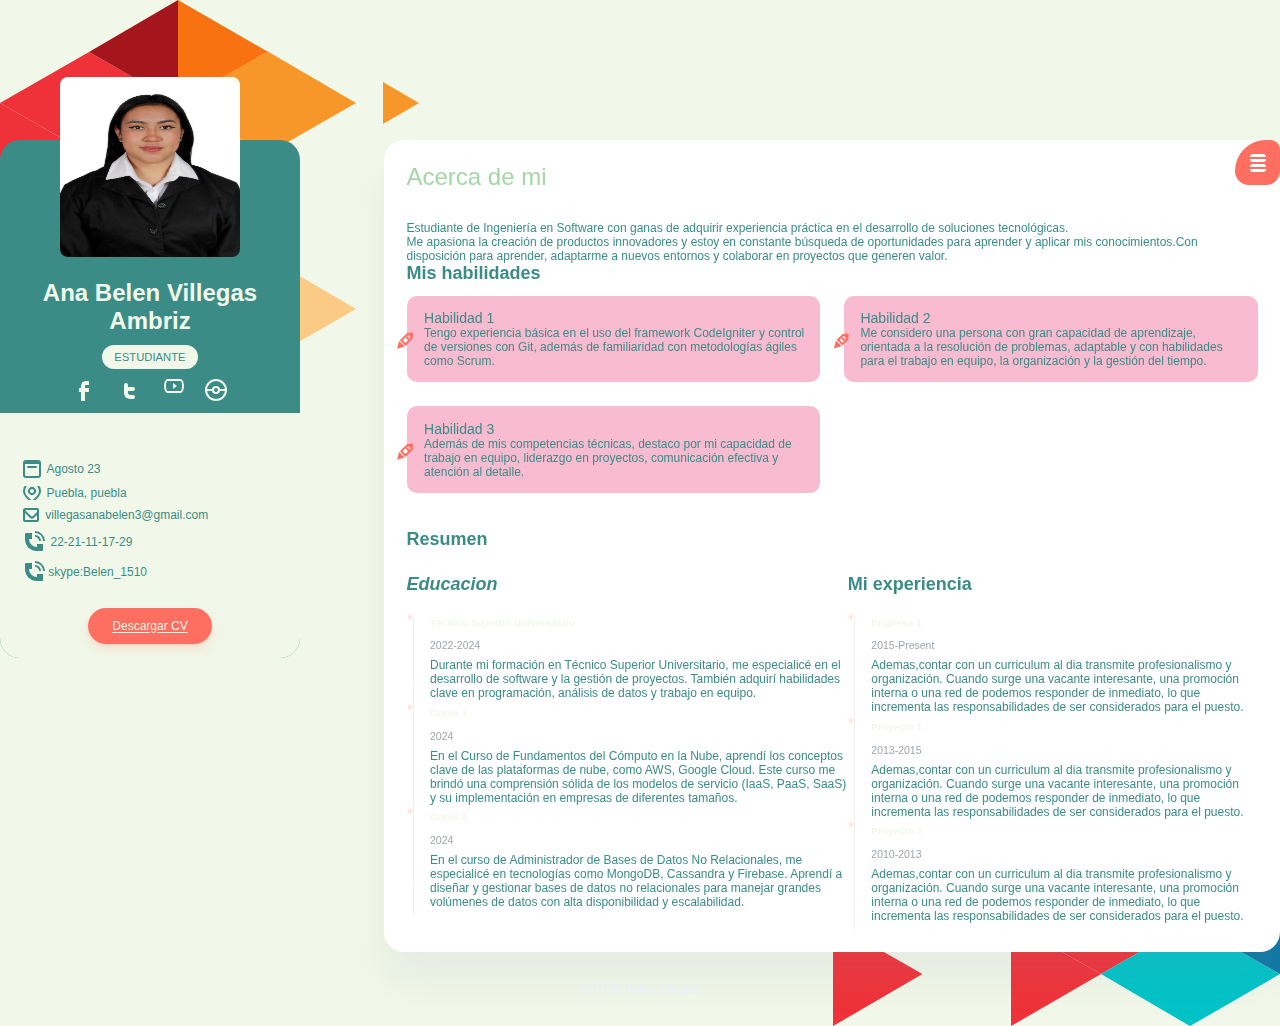
<file: index.html>
<!DOCTYPE html>
<html lang="en">

<head>
    <meta charset="UTF-8">
    <link href="CSS/css-gg.css" rel="stylesheet" />
    <link rel="shortcut icon" href="resources/logo.svg" type="image/svg" />
    <title>Mi Sitio CCV</title>
    <meta name="viewport" content="width=device-width,initial-scale=1.0" />
    <link rel="stylesheet" href="CSS/site.css">

    <script src="JS/site.js"></script>
</head>

<body>
    <div class="main-content">
        <aside>
            <div class="profile">
                <img src="resources/Foto tsu.png" id="photo-profile" class="my-photo" />
                <div>
                    <h1 class="title">Ana Belen Villegas Ambriz</h1>
                    <div class="badge-profile">ESTUDIANTE</div>
                    <div class="social">
                            <a href="facebook.com" target="_blank"><i class="gg-facebook"></i></a>
                            <a href="twitter.com" target="_blank"><i class="gg-twitter"></i></a>
                            <a href="YouTube.com" target="_blank"><i class="gg-youtube"></i></a>
                            <a href="pokemon-go.com"><i class="gg-pokemon"></i></a>
                    </div>
                </div>
                <div class="info">
                    <ul class="contacts-block">
                        <li class="contacts-block-item"><i class="gg-calendar"></i>Agosto 23 </li>
                        <li class="contacts-block-item"><i class="gg-pin"></i>Puebla, puebla</li>
                        <li class="contacts-block-item"><i class="gg-mail"></i><a
                                href="mailto:example@mail.com">villegasanabelen3@gmail.com</a></li>
                        <li class="contacts-block-item"><i class="gg-phone"></i>22-21-11-17-29</li>
                        <li class="contacts-block-item"><i class="gg-phone"></i><a
                                href="skype:skype-example">skype:Belen_1510</a></li>
                    </ul>
                    <a class=" btn" href="media/cv.pdf">Descargar CV</a>
                </div>
            </div>
        </aside>
        <section class="resume">
            <header>
                <div class="menu-circle">
                    <i class="gg-menu-oreos" onclick="toggleMenu()"></i>
                </div>
                <div class="inner-menu js-menu">
                    <ul class="nav">
                        <li class="nav-item">
                            <a href="index.html">Acerca de</a>
                        </li>
                        <li class="nav-item">
                            <a href="porfolio.html">Portafolio</a>
                        </li>
                    </ul>
                </div>
            </header>
            <div>
                <h2 class="title bordered">Acerca de mi</h2>
                <p>
                    Estudiante de Ingeniería en Software con ganas de adquirir experiencia práctica en el desarrollo 
                    de soluciones tecnológicas.
                </p>
                <p>
                    Me apasiona la creación de productos innovadores y estoy en constante búsqueda de oportunidades para aprender
                     y aplicar mis conocimientos.Con disposición para aprender, adaptarme a nuevos entornos y colaborar 
                     en proyectos que generen valor.
                </p>
            </div>
            <div class="services-content">
                <h2>Mis habilidades</h2>
                <div class="my-services">
                    <div>
                        <span class="gg-pen"></span>
                        <div>
                            <h3>Habilidad 1</h3>
                            <p>
                                Tengo experiencia básica en el uso del framework CodeIgniter y control de versiones con Git, 
                                además de familiaridad con metodologías ágiles como Scrum. 
                            </p>
                        </div>
                    </div>
                    <div>
                        <span class="gg-pen"></span>
                        <div>
                            <h3>Habilidad 2</h3>
                            <p>
                                Me considero una persona con gran capacidad de aprendizaje, orientada a la resolución de problemas,
                                adaptable y con habilidades para el trabajo en equipo, la organización y la gestión del tiempo.
                            </p>
                        </div>
                    </div>
                    <div>
                        <span class="gg-pen"></span>
                        <div>
                            <h3>Habilidad 3</h3>
                            <p>
                                Además de mis competencias técnicas, destaco por mi capacidad de trabajo en equipo, liderazgo en proyectos,
                                comunicación efectiva y atención al detalle.
                            </p>
                        </div>
                    </div>
                </div>
            </div>

            <div class="timeline-content">
                <h2>Resumen</h2>
                <div>
                    <div>
                        <h2><i class="fa fa-user-graduate">Educacion</i></h2>
                        <div class="timeline">
                            <article class="timeline_item">
                                <h5 class="title title--h5 timeline_title">Técnico Superior Universitario</h5>
                                <span class="timeline_period">2022-2024</span>
                                <p class="timeline_description">
                                    Durante mi formación en Técnico Superior Universitario, me especialicé en el desarrollo de software y 
                                    la gestión de proyectos. También adquirí habilidades clave en programación, análisis de datos y trabajo en equipo.
                                </p>
                            </article>

                            <article class="timeline_item">
                                <h5 class="title title--h5 timeline_title">Curso 1</h5>
                                <span class="timeline_period">2024</span>
                                <p class="timeline_description">
                                    En el Curso de Fundamentos del Cómputo en la Nube, aprendí los conceptos clave de las plataformas de nube, 
                                    como AWS, Google Cloud. Este curso me brindó una comprensión sólida de los modelos de servicio 
                                    (IaaS, PaaS, SaaS) y su implementación en empresas de diferentes tamaños.
                                </p>
                            </article>
                            <article class="timeline_item">
                                <h5 class="title title--h5 timeline_title">Curso 2</h5>
                                <span class="timeline_period">2024</span>
                                <p class="timeline_description">
                                    En el curso de Administrador de Bases de Datos No Relacionales, me especialicé en tecnologías como MongoDB, Cassandra 
                                    y Firebase. Aprendí a diseñar y gestionar bases de datos no relacionales para manejar grandes volúmenes de datos
                                     con alta disponibilidad y escalabilidad. 
                                         
                                </p>
                            </article>
                        </div>
                    </div>
                    <div>
                        <h2><i class="fa fa-user-graduate"></i> Mi experiencia</h2>
                        <div class="timeline">
                            <article class="timeline_item">
                                <h5 class="title title--h5 timeline_title">Empresa 1</h5>
                                <span class="timeline_period">2015-Present</span>
                                <p class="timeline_description">
                                    Ademas,contar con un curriculum al dia transmite profesionalismo y organización. Cuando surge una vacante interesante, una promoción interna o una red de
                                    podemos responder de inmediato, lo que incrementa las responsabilidades de ser considerados para el puesto.
                                </p>
                            </article>

                            <article class="timeline_item">
                                <h5 class="title title--h5 timeline_title">Proyecto 1</h5>
                                <span class="timeline_period">2013-2015</span>
                                <p class="timeline_description">
                                    Ademas,contar con un curriculum al dia transmite profesionalismo y organización. Cuando surge una vacante interesante, una promoción interna o una red de
                                    podemos responder de inmediato, lo que incrementa las responsabilidades de ser considerados para el puesto.
                                </p>
                            </article>

                            <article class="timeline_item">
                                <h5 class="title title--h5 timeline_title">Proyecto 2</h5>
                                <span class="timeline_period">2010-2013</span>
                                <p class="timeline_description">
                                    Ademas,contar con un curriculum al dia transmite profesionalismo y organización. Cuando surge una vacante interesante, una promoción interna o una red de
                                    podemos responder de inmediato, lo que incrementa las responsabilidades de ser considerados para el puesto.
                                </p>
                            </article>


                        </div>
                    </div>
                </div>

            </div>
        </section>
    </div>
    <footer>AUTOR:Belen Villegas</footer>
</body>

</html>
</file>
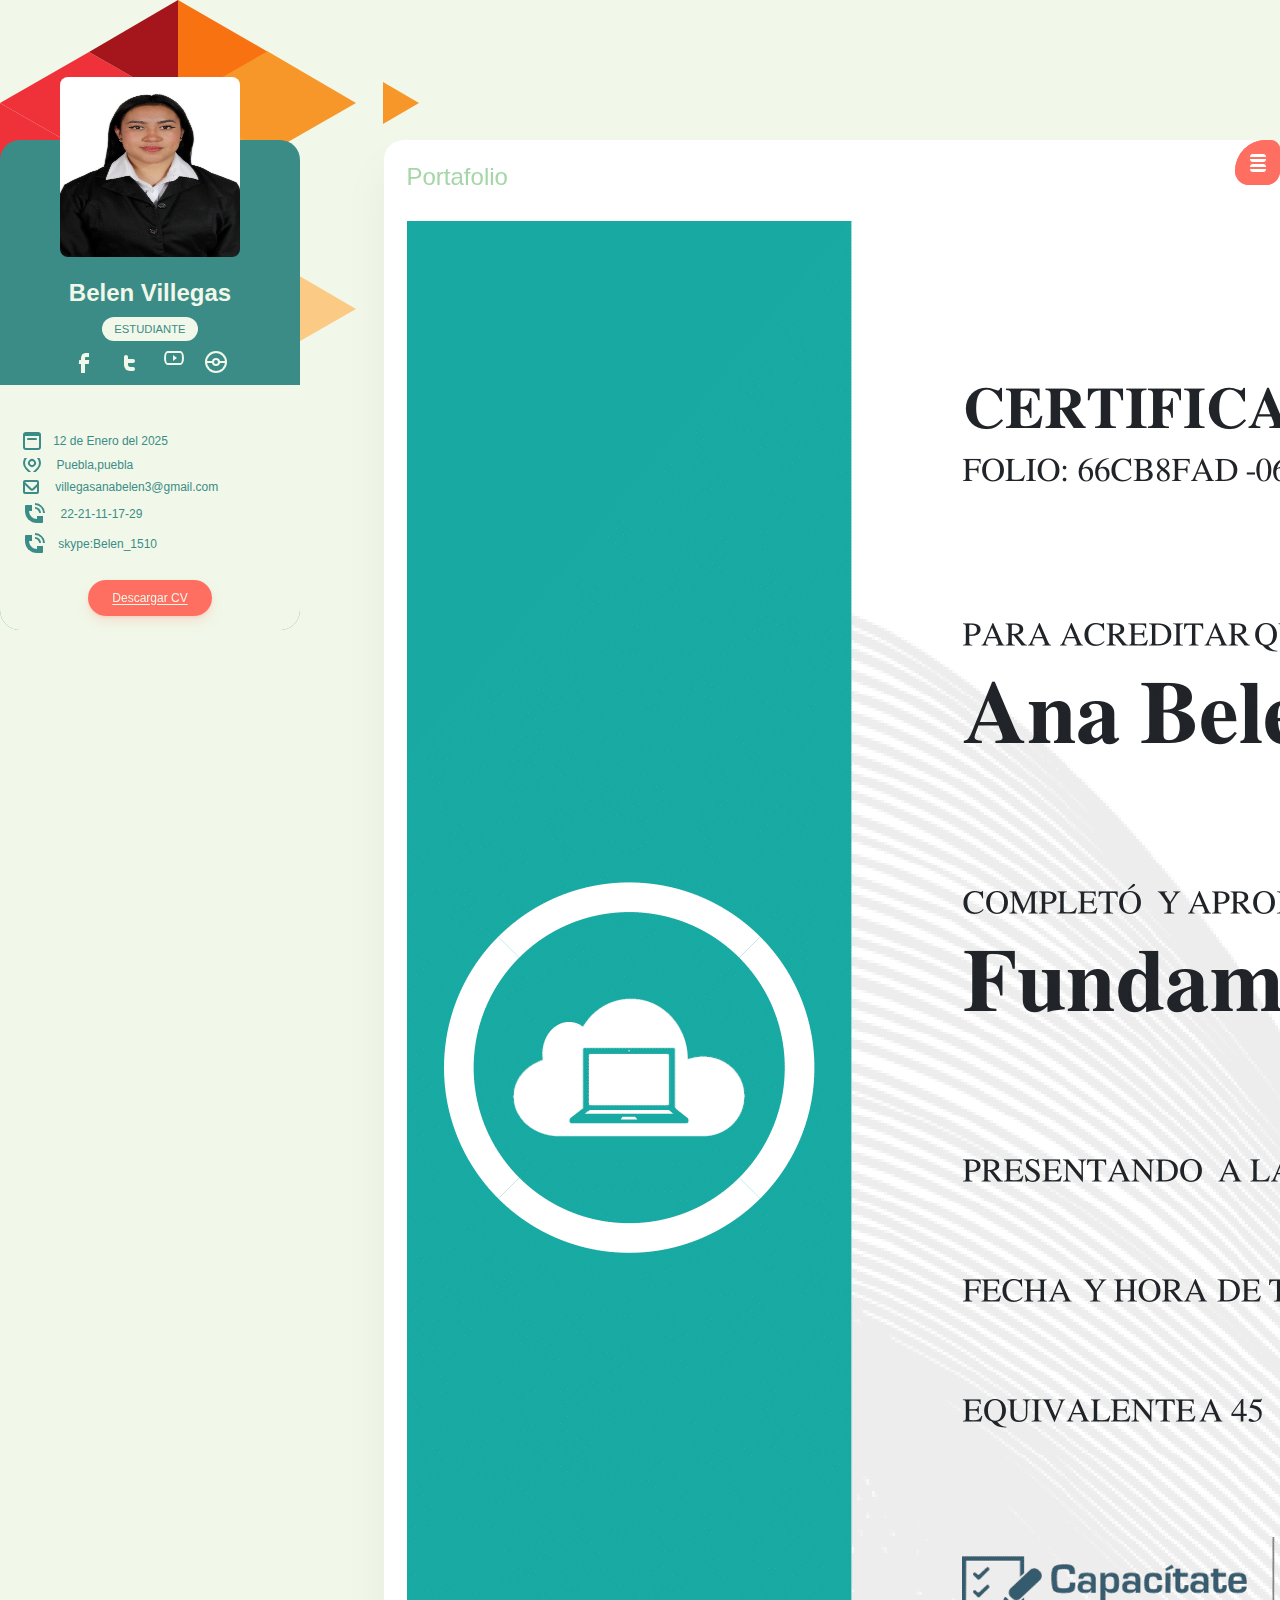
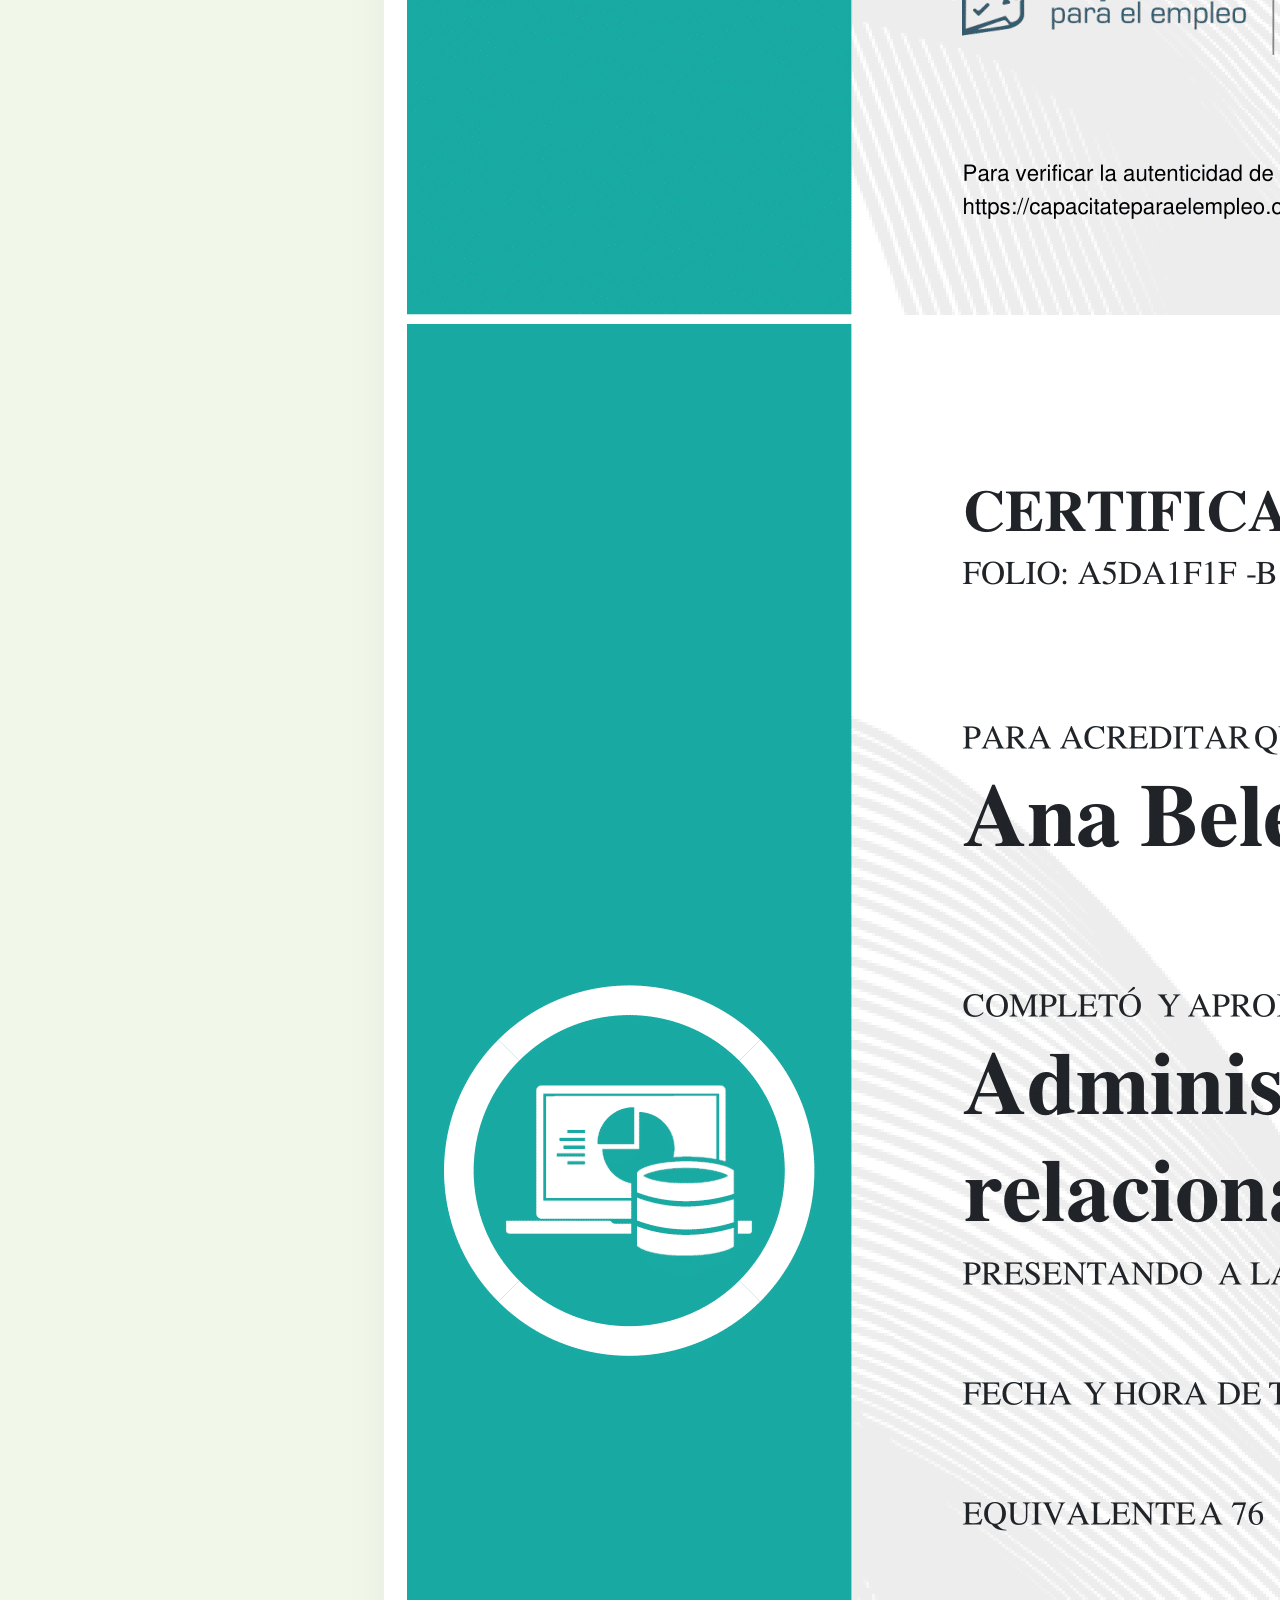
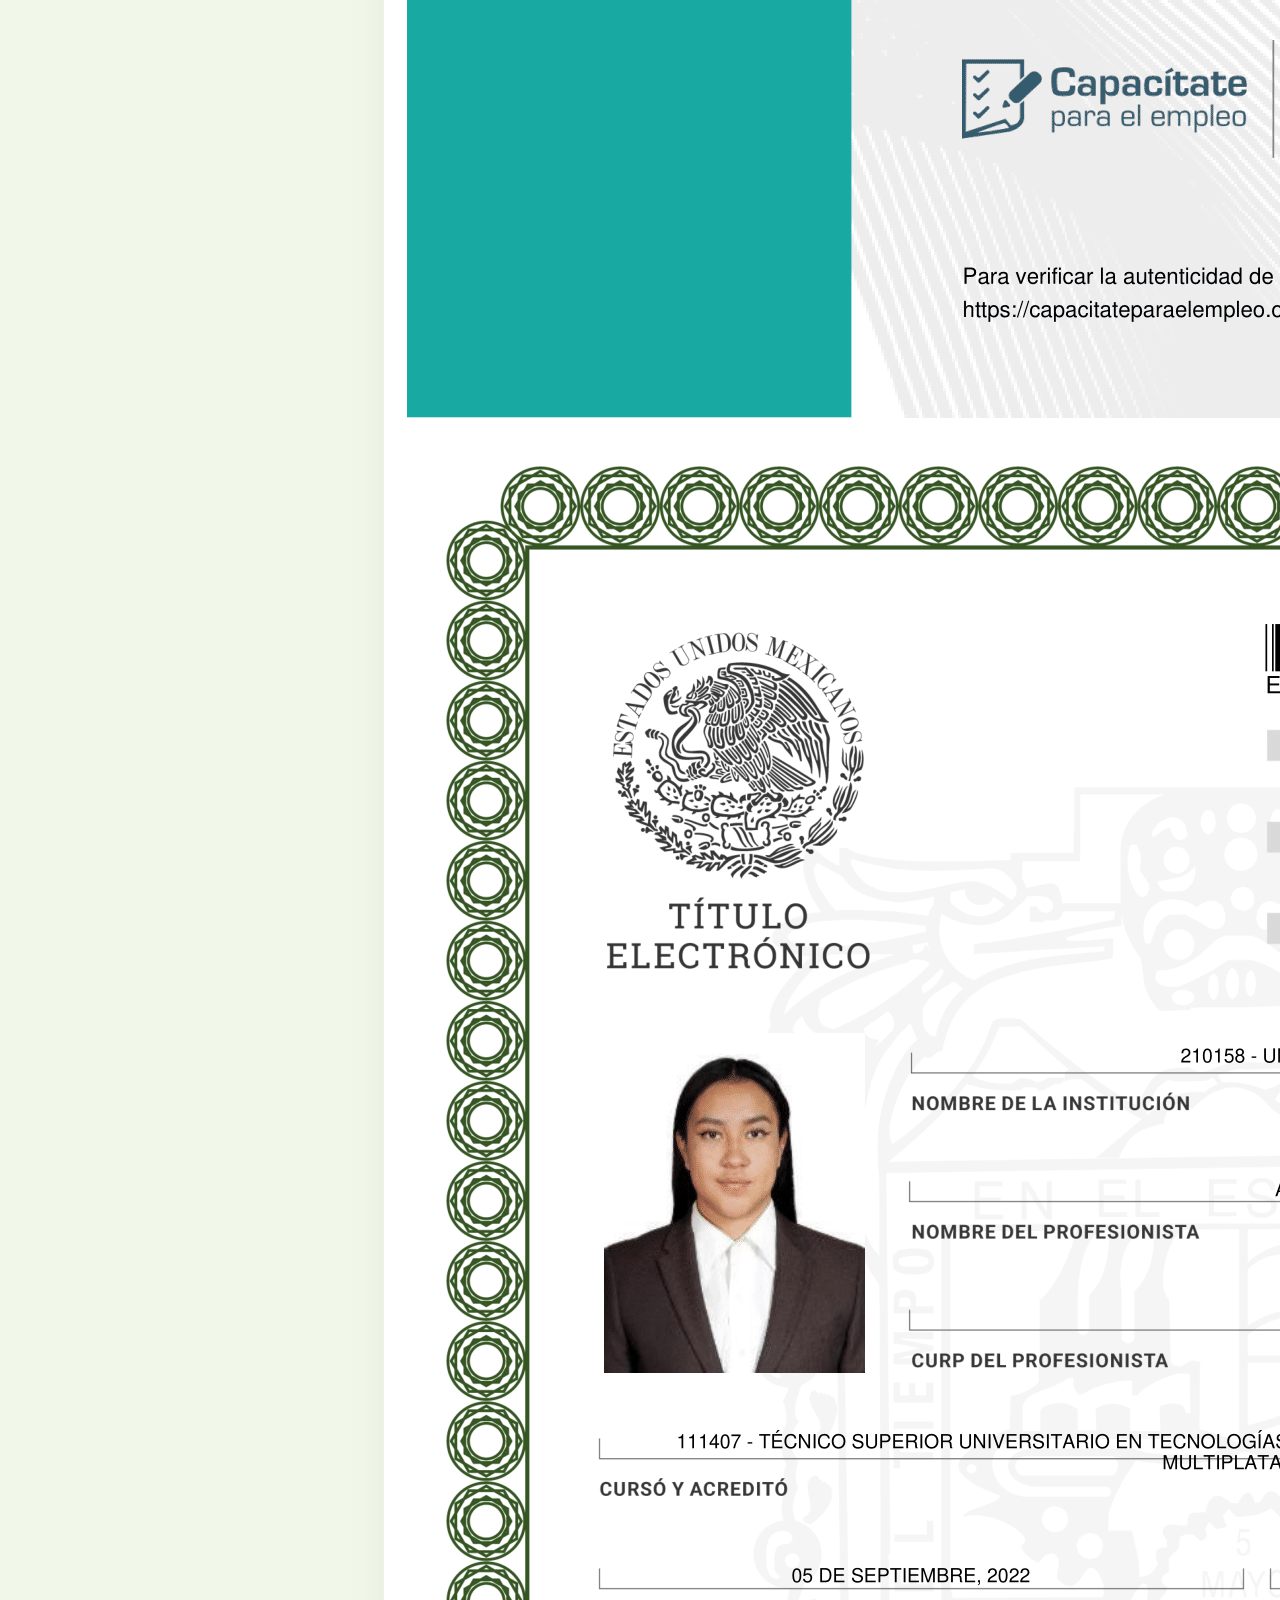
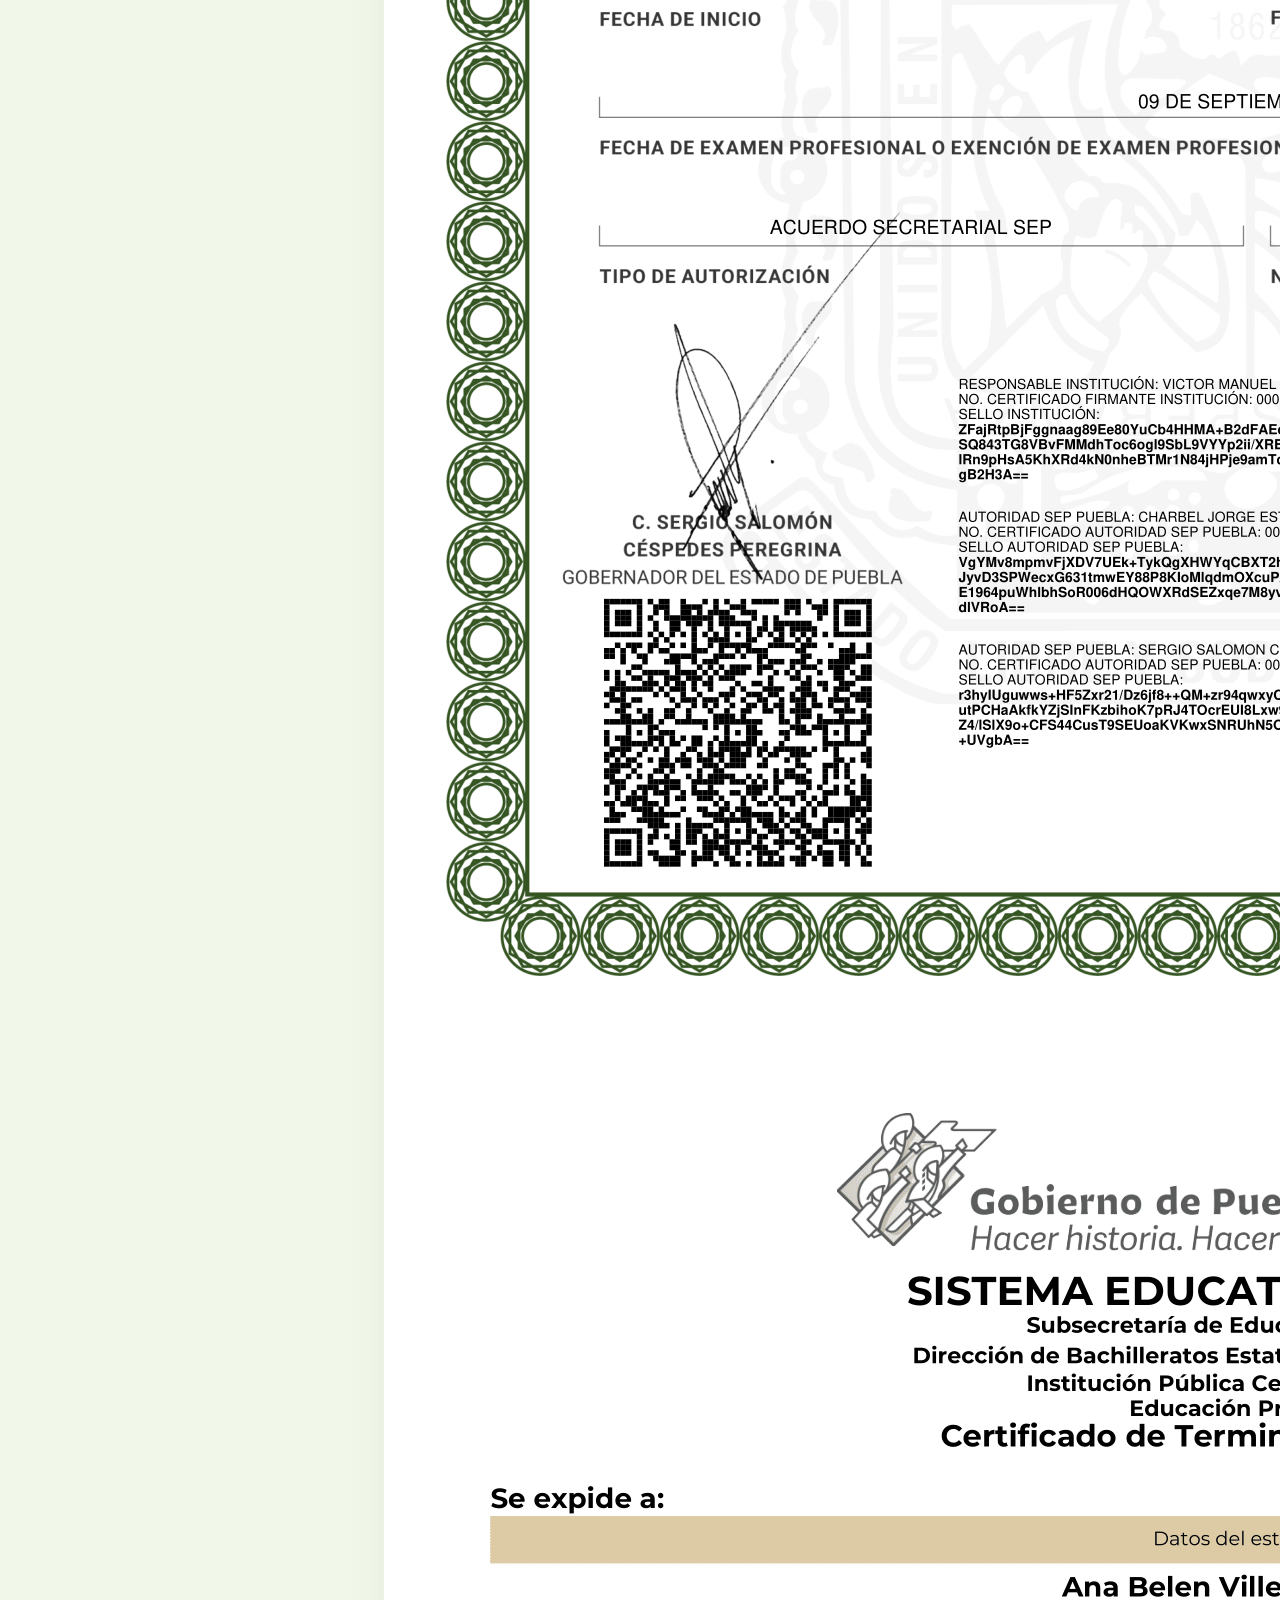
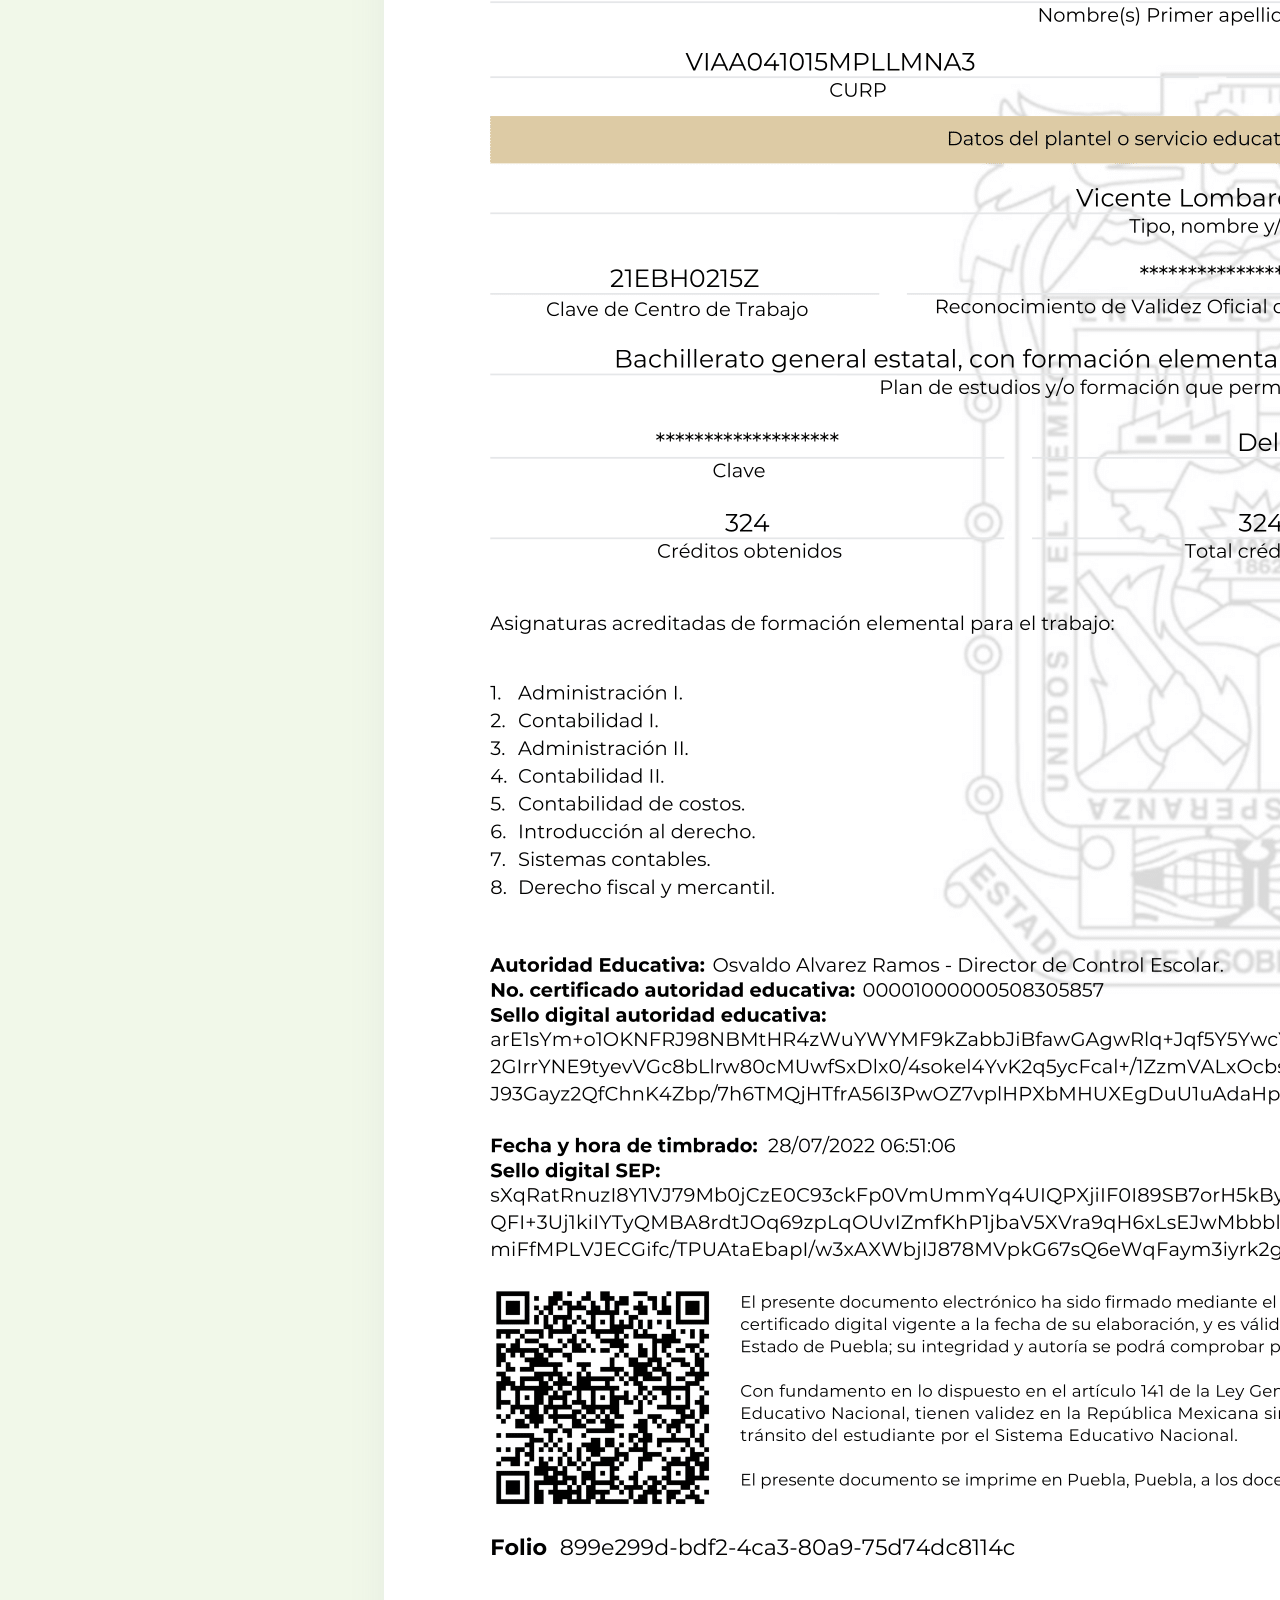
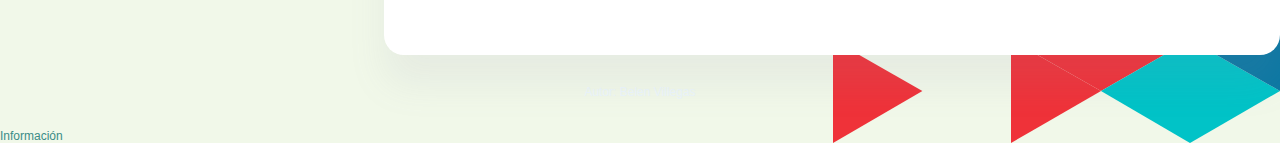
<file: porfolio.html>
<!DOCTYPE html>
<html lang="en">
    <head>
        <meta charset="UTF-8">
        <meta name="viewport" content="width-device-width,initial-scale=1.0"/>
        <title>Mi sitio CV</title>
        <link href="CSS/css-gg.css" rel="stylesheet"/>

    <link rel="shortcut icon" href="resources/logo.svg" type="image/svg">
        <link rel="stylesheet" href="CSS/site.css">
       

        <script src="JS/site.js"></script>
    </head>
    <body>
        <div class="main-content">
            <aside>
                <div class="profile">
                    <img src="resources/Foto tsu.png" id="photo-profile" class="my-photo"/>
                    <div>
                        <h1 class="title">Belen Villegas</h1>
                        <div class="badge-profile">ESTUDIANTE</div>
                        <div class="social">
                            <a href="facebook.com" target="_blank"><i class="gg-facebook"></i></a>
                            <a href="x.com" target="_blank"><i class="gg-twitter"></i></a>
                            <a href="youtube.com" target="_blank"><i class="gg-youtube"></i></a>
                            <a href="pokemon-go.com"><i class="gg-pokemon"></i></a>
                        </div>
                    </div>

                    <div class="info">
                        <ul class="contacts-block">
                            <li class="contacts-block-item"><i class="gg-calendar"></i>&nbsp;&nbsp;12 de Enero del 2025</li>
                            <li class="contacts-block-item"><i class="gg-pin"></i>&nbsp;&nbsp; Puebla,puebla</li>
                            <li class="contacts-block-item"><i class="gg-mail"></i><a href="mailto:examplemail.com">&nbsp;&nbsp; villegasanabelen3@gmail.com</a></li>
                            <li class="contacts-block-item"><i class="gg-phone"></i>&nbsp;&nbsp; 22-21-11-17-29</li>
                            <li class="contacts-block-item"><i class="gg-phone"></i><a href="skype-example">&nbsp;&nbsp; skype:Belen_1510</a></li>
                        </ul>
                        <a class="btn" href="media/cv.pdf">Descargar CV</a>
                    </div>
                </div>
            </aside>
               
            <section class="resume">
                <header>
                    <div class="menu-circle">
                        <i class="gg-menu-oreos" onclick="toggleMenu()"></i>
                    </div>
                    <div class="inner-menu js-menu">
                        <ul class="nav">
                            <li class="nav-item">
                            <a href="index.html">Acerca de</a>
                            </li>
                            <li class="nav-item">
                                <a href="porfolio.html">Portafolio</a>
                            </li>
                        </ul>
                    </div>
                </header>

                                <h2 class="title bordered">Portafolio</h2>
                                <div class="porfolio">
                                    <img src="resources/66cb8fad-069f-4a7d-96c9-3f98054ea9f7_certificado (1)-1.png" onclick="showImage(this)">
                                    <img src="resources/a5da1f1f-b19c-4faa-972d-805c152ceeba_certificado-1.png" onclick="showImage(this)">
                                    <img src="resources/C0D5ACD1-B3F3-4809-90AB-D49C60A1D919-1.png"onclick="showImage(this)">
                                    <img src="resources/CertificadoDigitalVIAA041015MPLLMNA32021-1.png"onclick="showImage(this)">
                                    <div class="modal" id="preview" onclick="cerrarModal()">
                                        <i class="gg-close" onclick="toggleMenu()"></i>
                                    </div>
                                </div>
                                <div>
                                </div>

                                <header>
                                    <div class="menu-circle">
                                        <i class="gg-menu-oreos" onclick="toggleMenu"></i>
                                    </div>
                                    <div class="inner-menu js-menu">
                                        <u1 class="nav">
                                            <li class="nav-item">
                                                <a href="index.html">Acerca de</a>

                                                </li>
                                                <li class="nav-item">
                                                    <a href="porfolio.html">Portafolio</a>
                                                </li>
                                            </li>
                                        </u1>
                                    </div>
                                </header>
                       
            </section>
        </div>
        <footer>Autor: Belen Villegas</footer>
    </footer>
    <div id="copyright" style="display:none;">2024 Belen.</div>
    </body>
</html>
            <section>Información</section>
        </div>
       
    </body>
</html>
</file>
<file: CSS/css-gg.css>
.gg-abstract{box-sizing:border-box;position:relative;display:block;width:14px;height:14px;transform:scale(var(--ggs,1));border-right:3px solid;border-top:3px solid}.gg-abstract::before{content:"";display:block;box-sizing:border-box;position:absolute;width:10px;height:10px;left:0;bottom:0;border:3px solid;border-radius:12px}.gg-add-r{box-sizing:border-box;position:relative;display:block;width:22px;height:22px;border:2px solid;transform:scale(var(--ggs,1));border-radius:4px}.gg-add-r::after,.gg-add-r::before{content:"";display:block;box-sizing:border-box;position:absolute;width:10px;height:2px;background:currentColor;border-radius:5px;top:8px;left:4px}.gg-add-r::after{width:2px;height:10px;top:4px;left:8px}.gg-add{box-sizing:border-box;position:relative;display:block;width:22px;height:22px;border:2px solid;transform:scale(var(--ggs,1));border-radius:22px}.gg-add::after,.gg-add::before{content:"";display:block;box-sizing:border-box;position:absolute;width:10px;height:2px;background:currentColor;border-radius:5px;top:8px;left:4px}.gg-add::after{width:2px;height:10px;top:4px;left:8px}.gg-adidas{position:relative;box-sizing:border-box;display:block;width:23px;height:15px;transform:scale(var(--ggs,1));overflow:hidden}.gg-adidas::before{content:"";position:absolute;box-sizing:border-box;display:block;width:5px;height:18px;background:currentColor;transform:rotate(-30deg);left:4px;bottom:-14px;box-shadow:7px -2px,14px -4px}.gg-airplane{box-sizing:border-box;position:relative;display:block;width:18px;height:18px;transform:scale(var(--ggs,1));background:linear-gradient(to left,currentColor 22px,transparent 0) no-repeat center/16px 2px,radial-gradient(circle,currentColor 60%,transparent 40%) no-repeat right center/2px 2px}.gg-airplane::after,.gg-airplane::before{content:"";display:block;position:absolute;box-sizing:border-box;width:10px;height:8px;border-right:4px solid}.gg-airplane::before{border-top-right-radius:2px;top:0;transform:perspective(10px)rotateX(10deg)skewX(30deg);box-shadow:-4px 3px 0 -2px}.gg-airplane::after{border-bottom-right-radius:2px;bottom:0;transform:perspective(10px)rotateX(-10deg)skewX(-30deg);box-shadow:-4px -3px 0 -2px}.gg-alarm{background:linear-gradient( to left,currentColor 5px,transparent 0)no-repeat 4.5px 6px/5px 2px,linear-gradient( to left,currentColor 7px,transparent 0)no-repeat 4.5px 2px/2px 6px;box-sizing:border-box;position:relative;display:block;width:16px;height:16px;border-radius:100%;border:2px solid transparent;transform:scale(var(--ggs,1));box-shadow:0 0 0 2px}.gg-alarm::after,.gg-alarm::before{content:"";display:block;box-sizing:border-box;position:absolute;width:6px;height:2px;background:currentColor;top:-4px}.gg-alarm::before{left:-5px;transform:rotate(-42deg)}.gg-alarm::after{transform:rotate(42deg);right:-5px}.gg-album{box-sizing:border-box;position:relative;display:block;width:18px;height:18px;transform:scale(var(--ggs,1));border-left:7px solid transparent;border-right:3px solid transparent;border-bottom:8px solid transparent;box-shadow:0 0 0 2px,inset 6px 4px 0 -4px,inset -6px 4px 0 -4px;border-radius:3px}.gg-album::after,.gg-album::before{content:"";display:block;box-sizing:border-box;position:absolute;width:2px;height:5px;background:currentColor;transform:rotate(46deg);top:5px;right:4px}.gg-album::after{transform:rotate(-46deg);right:2px}.gg-align-bottom{box-sizing:border-box;position:relative;display:block;height:12px;width:12px;border-bottom:2px solid;transform:scale(var(--ggs,1));margin-top:4px}.gg-align-bottom::after,.gg-align-bottom::before{content:"";display:block;box-sizing:border-box;position:absolute;width:4px;background:currentColor;bottom:2px}.gg-align-bottom::before{left:1px;height:12px}.gg-align-bottom::after{height:6px;right:1px;opacity:.5}.gg-align-center{box-sizing:border-box;position:relative;display:block;height:12px;width:12px;border-top:2px solid transparent;transform:scale(var(--ggs,1));margin-left:-4px}.gg-align-center::after,.gg-align-center::before{content:"";display:block;box-sizing:border-box;position:absolute;height:4px;background:currentColor}.gg-align-center::before{left:2px;width:12px;top:-2px}.gg-align-center::after{width:6px;right:1px;top:4px;opacity:.5}.gg-align-left{box-sizing:border-box;position:relative;display:block;height:12px;width:12px;border-left:2px solid;transform:scale(var(--ggs,1));margin-left:-4px}.gg-align-left::after,.gg-align-left::before{content:"";display:block;box-sizing:border-box;position:absolute;height:4px;width:12px;background:currentColor;left:2px;top:1px}.gg-align-left::after{width:6px;top:7px;opacity:.5}.gg-align-middle{box-sizing:border-box;position:relative;display:block;height:12px;width:12px;transform:scale(var(--ggs,1));border-top:2px solid transparent;margin-top:-8px}.gg-align-middle::after,.gg-align-middle::before{content:"";display:block;box-sizing:border-box;position:absolute;width:4px;background:currentColor}.gg-align-middle::before{left:1px;height:12px;top:2px}.gg-align-middle::after{height:6px;right:1px;top:5px;opacity:.5}.gg-align-right{box-sizing:border-box;position:relative;display:block;height:12px;width:12px;border-right:2px solid;transform:scale(var(--ggs,1));margin-right:-4px}.gg-align-right::after,.gg-align-right::before{content:"";display:block;box-sizing:border-box;position:absolute;height:4px;width:12px;background:currentColor;right:2px;top:1px}.gg-align-right::after{width:6px;top:7px;opacity:.5}.gg-align-top{box-sizing:border-box;position:relative;display:block;height:12px;width:12px;border-top:2px solid;transform:scale(var(--ggs,1));margin-top:-4px}.gg-align-top::after,.gg-align-top::before{content:"";display:block;box-sizing:border-box;position:absolute;width:4px;background:currentColor;top:2px}.gg-align-top::before{left:1px;height:12px}.gg-align-top::after{height:6px;right:1px;opacity:.5}.gg-anchor{box-sizing:border-box;position:relative;display:block;transform:scale(var(--ggs,1));width:2px;height:14px;background:currentColor;border-radius:8px}.gg-anchor::after,.gg-anchor::before{content:"";display:block;box-sizing:border-box;position:absolute;height:6px;border:2px solid}.gg-anchor::after{width:12px;border-bottom-left-radius:20px;border-bottom-right-radius:20px;border-top-color:transparent;left:-5px;bottom:2px}.gg-anchor::before{width:6px;border-radius:8px;top:-4px;left:-2px}.gg-apple-watch{background:linear-gradient( to left,currentColor 5px,transparent 0)no-repeat 13px 4px/2px 4px;box-sizing:border-box;position:relative;display:block;width:24px;height:24px;border:5px solid transparent;transform:scale(var(--ggs,1));border-radius:9px;box-shadow:inset 0 0 0 2px}.gg-apple-watch::after,.gg-apple-watch::before{content:"";display:block;box-sizing:border-box;position:absolute;border-radius:3px;width:10px;height:5px;border:2px solid;border-bottom:0;border-bottom-left-radius:0;border-bottom-right-radius:0;left:2px}.gg-apple-watch::after{top:-3px}.gg-apple-watch::before{transform:scaleY(-1);top:12px}.gg-arrange-back{box-sizing:border-box;position:relative;transform:scale(var(--ggs,1));display:block;width:18px;height:18px}.gg-arrange-back::after,.gg-arrange-back::before{content:"";display:block;box-sizing:border-box;position:absolute}.gg-arrange-back::after{width:10px;height:10px;border:2px solid;left:4px;top:4px}.gg-arrange-back::before{width:8px;height:8px;background:currentColor;box-shadow:10px 10px 0}.gg-arrange-front{box-sizing:border-box;position:relative;transform:scale(var(--ggs,1));display:block;width:18px;height:18px}.gg-arrange-front::before{content:"";display:block;box-sizing:border-box;position:absolute;width:10px;height:10px;border:2px solid;left:4px;top:4px;box-shadow:-5px -5px 0 -1px,5px 5px 0 -1px}.gg-arrow-align-h{box-sizing:border-box;position:relative;display:block;transform:scale(var(--ggs,1));width:20px;height:10px;background:linear-gradient(to left,currentColor 15px,transparent 0)no-repeat 2px 4px/6px 2px,linear-gradient(to left,currentColor 15px,transparent 0)no-repeat 12px 4px/6px 2px,linear-gradient(to left,currentColor 15px,transparent 0)no-repeat center/2px 10px}.gg-arrow-align-h::after,.gg-arrow-align-h::before{content:"";display:block;box-sizing:border-box;position:absolute;width:6px;height:6px;transform:rotate(45deg);top:2px}.gg-arrow-align-h::after{border-bottom:2px solid;border-left:2px solid;left:1px}.gg-arrow-align-h::before{border-top:2px solid;border-right:2px solid;right:1px}.gg-arrow-align-v{box-sizing:border-box;position:relative;display:block;transform:scale(var(--ggs,1));width:10px;height:20px;background:linear-gradient(to left,currentColor 15px,transparent 0)no-repeat 4px 2px/2px 6px,linear-gradient(to left,currentColor 15px,transparent 0)no-repeat 4px 12px/2px 6px,linear-gradient(to left,currentColor 15px,transparent 0)no-repeat center/10px 2px}.gg-arrow-align-v::after,.gg-arrow-align-v::before{content:"";display:block;box-sizing:border-box;position:absolute;width:6px;height:6px;transform:rotate(-45deg);left:2px}.gg-arrow-align-v::after{border-bottom:2px solid;border-left:2px solid;bottom:1px}.gg-arrow-align-v::before{border-top:2px solid;border-right:2px solid;top:1px}.gg-arrow-bottom-left-o{box-sizing:border-box;position:relative;display:block;width:22px;height:22px;border:2px solid;transform:scale(var(--ggs,1));border-radius:20px}.gg-arrow-bottom-left-o::after,.gg-arrow-bottom-left-o::before{content:"";display:block;box-sizing:border-box;position:absolute;left:4px}.gg-arrow-bottom-left-o::after{width:10px;height:2px;background:currentColor;transform:rotate(-45deg);bottom:8px}.gg-arrow-bottom-left-o::before{width:6px;height:6px;bottom:4px;border-bottom:2px solid;border-left:2px solid}.gg-arrow-bottom-left-r{box-sizing:border-box;position:relative;display:block;width:22px;height:22px;border:2px solid;transform:scale(var(--ggs,1));border-radius:4px}.gg-arrow-bottom-left-r::after,.gg-arrow-bottom-left-r::before{content:"";display:block;box-sizing:border-box;position:absolute;left:4px}.gg-arrow-bottom-left-r::after{width:10px;height:2px;background:currentColor;transform:rotate(-45deg);bottom:8px}.gg-arrow-bottom-left-r::before{width:6px;height:6px;bottom:4px;border-bottom:2px solid;border-left:2px solid}.gg-arrow-bottom-left{box-sizing:border-box;position:relative;display:block;width:8px;height:8px;border-bottom:2px solid;transform:scale(var(--ggs,1));border-left:2px solid}.gg-arrow-bottom-left::after{content:"";display:block;box-sizing:border-box;position:absolute;width:14px;height:2px;background:currentColor;transform:rotate(-45deg);bottom:3px;left:-3px}.gg-arrow-bottom-right-o{box-sizing:border-box;position:relative;display:block;width:22px;height:22px;border:2px solid;transform:scale(var(--ggs,1));border-radius:20px}.gg-arrow-bottom-right-o::after,.gg-arrow-bottom-right-o::before{content:"";display:block;box-sizing:border-box;position:absolute;right:4px}.gg-arrow-bottom-right-o::after{width:10px;height:2px;background:currentColor;transform:rotate(45deg);bottom:8px}.gg-arrow-bottom-right-o::before{width:6px;height:6px;bottom:4px;border-bottom:2px solid;border-right:2px solid}.gg-arrow-bottom-right-r{box-sizing:border-box;position:relative;display:block;width:22px;height:22px;border:2px solid;transform:scale(var(--ggs,1));border-radius:4px}.gg-arrow-bottom-right-r::after,.gg-arrow-bottom-right-r::before{content:"";display:block;box-sizing:border-box;position:absolute;right:4px}.gg-arrow-bottom-right-r::after{width:10px;height:2px;background:currentColor;transform:rotate(45deg);bottom:8px}.gg-arrow-bottom-right-r::before{width:6px;height:6px;bottom:4px;border-bottom:2px solid;border-right:2px solid}.gg-arrow-bottom-right{box-sizing:border-box;position:relative;display:block;width:8px;height:8px;border-bottom:2px solid;transform:scale(var(--ggs,1));border-right:2px solid}.gg-arrow-bottom-right::after{content:"";display:block;box-sizing:border-box;position:absolute;width:14px;height:2px;background:currentColor;transform:rotate(45deg);bottom:3px;right:-3px}.gg-arrow-down-o{box-sizing:border-box;position:relative;display:block;width:22px;height:22px;border:2px solid;transform:scale(var(--ggs,1));border-radius:20px}.gg-arrow-down-o::after,.gg-arrow-down-o::before{content:"";display:block;box-sizing:border-box;position:absolute;bottom:4px}.gg-arrow-down-o::after{width:6px;height:6px;border-bottom:2px solid;border-left:2px solid;transform:rotate(-45deg);left:6px}.gg-arrow-down-o::before{width:2px;height:10px;left:8px;background:currentColor}.gg-arrow-down-r{box-sizing:border-box;position:relative;display:block;width:22px;height:22px;border:2px solid;transform:scale(var(--ggs,1));border-radius:4px}.gg-arrow-down-r::after,.gg-arrow-down-r::before{content:"";display:block;box-sizing:border-box;position:absolute;bottom:4px}.gg-arrow-down-r::after{width:6px;height:6px;border-bottom:2px solid;border-left:2px solid;transform:rotate(-45deg);left:6px}.gg-arrow-down-r::before{width:2px;height:10px;left:8px;background:currentColor}.gg-arrow-down{box-sizing:border-box;position:relative;display:block;transform:scale(var(--ggs,1));width:22px;height:22px}.gg-arrow-down::after,.gg-arrow-down::before{content:"";display:block;box-sizing:border-box;position:absolute;bottom:4px}.gg-arrow-down::after{width:8px;height:8px;border-bottom:2px solid;border-left:2px solid;transform:rotate(-45deg);left:7px}.gg-arrow-down::before{width:2px;height:16px;left:10px;background:currentColor}.gg-arrow-left-o{box-sizing:border-box;position:relative;display:block;width:22px;height:22px;border:2px solid;transform:scale(var(--ggs,1));border-radius:22px}.gg-arrow-left-o::after,.gg-arrow-left-o::before{content:"";display:block;box-sizing:border-box;position:absolute;left:4px}.gg-arrow-left-o::after{width:6px;height:6px;border-bottom:2px solid;border-left:2px solid;transform:rotate(45deg);bottom:6px}.gg-arrow-left-o::before{width:10px;height:2px;bottom:8px;background:currentColor}.gg-arrow-left-r{box-sizing:border-box;position:relative;display:block;width:22px;height:22px;border:2px solid;transform:scale(var(--ggs,1));border-radius:4px}.gg-arrow-left-r::after,.gg-arrow-left-r::before{content:"";display:block;box-sizing:border-box;position:absolute;left:4px}.gg-arrow-left-r::after{width:6px;height:6px;border-bottom:2px solid;border-left:2px solid;transform:rotate(45deg);bottom:6px}.gg-arrow-left-r::before{width:10px;height:2px;bottom:8px;background:currentColor}.gg-arrow-left{box-sizing:border-box;position:relative;display:block;transform:scale(var(--ggs,1));width:22px;height:22px}.gg-arrow-left::after,.gg-arrow-left::before{content:"";display:block;box-sizing:border-box;position:absolute;left:3px}.gg-arrow-left::after{width:8px;height:8px;border-bottom:2px solid;border-left:2px solid;transform:rotate(45deg);bottom:7px}.gg-arrow-left::before{width:16px;height:2px;bottom:10px;background:currentColor}.gg-arrow-long-down-c{box-sizing:border-box;position:relative;display:block;transform:scale(var(--ggs,1));border-right:2px solid transparent;border-left:2px solid transparent;border-top:4px solid transparent;box-shadow:inset 0 0 0 2px;height:24px;width:6px}.gg-arrow-long-down-c::after,.gg-arrow-long-down-c::before{content:"";display:block;box-sizing:border-box;position:absolute}.gg-arrow-long-down-c::after{width:6px;height:6px;border-bottom:2px solid;border-right:2px solid;transform:rotate(45deg);bottom:0;left:-2px}.gg-arrow-long-down-c::before{width:6px;height:6px;border:2px solid;border-radius:8px;top:-4px;left:-2px}.gg-arrow-long-down-e{box-sizing:border-box;position:relative;display:block;transform:scale(var(--ggs,1));border-right:2px solid transparent;border-left:2px solid transparent;border-top:4px solid transparent;box-shadow:inset 0 0 0 2px;height:24px;width:6px}.gg-arrow-long-down-e::after,.gg-arrow-long-down-e::before{content:"";display:block;box-sizing:border-box;position:absolute}.gg-arrow-long-down-e::after{width:6px;height:6px;border-bottom:2px solid;border-right:2px solid;transform:rotate(45deg);bottom:0;left:-2px}.gg-arrow-long-down-e::before{width:6px;height:6px;border:2px solid;top:-5px;left:-2px}.gg-arrow-long-down-l{box-sizing:border-box;position:relative;display:block;transform:scale(var(--ggs,1));border-right:2px solid transparent;border-left:2px solid transparent;box-shadow:inset 0 0 0 2px;height:24px;width:6px}.gg-arrow-long-down-l::after,.gg-arrow-long-down-l::before{content:"";display:block;box-sizing:border-box;position:absolute}.gg-arrow-long-down-l::after{width:6px;height:6px;border-bottom:2px solid;border-right:2px solid;transform:rotate(45deg);bottom:0;left:-2px}.gg-arrow-long-down-l::before{width:6px;height:2px;background:currentColor;top:-1px;left:-2px}.gg-arrow-long-down-r{box-sizing:border-box;position:relative;display:block;transform:scale(var(--ggs,1));border-right:2px solid transparent;border-left:2px solid transparent;border-top:4px solid transparent;box-shadow:inset 0 0 0 2px;height:24px;width:6px}.gg-arrow-long-down-r::after,.gg-arrow-long-down-r::before{content:"";display:block;box-sizing:border-box;position:absolute}.gg-arrow-long-down-r::after{width:6px;height:6px;border-bottom:2px solid;border-right:2px solid;transform:rotate(45deg);bottom:0;left:-2px}.gg-arrow-long-down-r::before{width:6px;height:6px;border:2px solid;transform:rotate(45deg);top:-5px;left:-2px}.gg-arrow-long-down{box-sizing:border-box;position:relative;display:block;transform:scale(var(--ggs,1));border-right:2px solid transparent;border-left:2px solid transparent;box-shadow:inset 0 0 0 2px;height:24px;width:6px}.gg-arrow-long-down::after{content:"";display:block;box-sizing:border-box;position:absolute;width:6px;height:6px;border-bottom:2px solid;border-right:2px solid;transform:rotate(45deg);bottom:0;left:-2px}.gg-arrow-long-left-c{box-sizing:border-box;position:relative;display:block;transform:scale(var(--ggs,1));border-top:2px solid transparent;border-bottom:2px solid transparent;border-right:4px solid transparent;box-shadow:inset 0 0 0 2px;width:24px;height:6px}.gg-arrow-long-left-c::after,.gg-arrow-long-left-c::before{content:"";display:block;box-sizing:border-box;position:absolute}.gg-arrow-long-left-c::after{width:6px;height:6px;border-bottom:2px solid;border-left:2px solid;transform:rotate(45deg);left:0;bottom:-2px}.gg-arrow-long-left-c::before{width:6px;height:6px;border:2px solid;border-radius:8px;right:-4px;bottom:-2px}.gg-arrow-long-left-e{box-sizing:border-box;position:relative;display:block;transform:scale(var(--ggs,1));border-top:2px solid transparent;border-bottom:2px solid transparent;border-right:4px solid transparent;box-shadow:inset 0 0 0 2px;width:24px;height:6px}.gg-arrow-long-left-e::after,.gg-arrow-long-left-e::before{content:"";display:block;box-sizing:border-box;position:absolute}.gg-arrow-long-left-e::after{width:6px;height:6px;border-bottom:2px solid;border-left:2px solid;transform:rotate(45deg);left:0;bottom:-2px}.gg-arrow-long-left-e::before{width:6px;height:6px;border:2px solid;right:-4px;bottom:-2px}.gg-arrow-long-left-l{box-sizing:border-box;position:relative;display:block;transform:scale(var(--ggs,1));border-top:2px solid transparent;border-bottom:2px solid transparent;box-shadow:inset 0 0 0 2px;width:24px;height:6px}.gg-arrow-long-left-l::after,.gg-arrow-long-left-l::before{content:"";display:block;box-sizing:border-box;position:absolute}.gg-arrow-long-left-l::after{width:6px;height:6px;border-bottom:2px solid;border-left:2px solid;transform:rotate(45deg);left:0;bottom:-2px}.gg-arrow-long-left-l::before{width:2px;height:6px;background:currentColor;right:-1px;bottom:-2px}.gg-arrow-long-left-r{box-sizing:border-box;position:relative;display:block;transform:scale(var(--ggs,1));border-top:2px solid transparent;border-bottom:2px solid transparent;border-right:4px solid transparent;box-shadow:inset 0 0 0 2px;width:24px;height:6px}.gg-arrow-long-left-r::after,.gg-arrow-long-left-r::before{content:"";display:block;box-sizing:border-box;position:absolute}.gg-arrow-long-left-r::after{width:6px;height:6px;border-bottom:2px solid;border-left:2px solid;transform:rotate(45deg);left:0;bottom:-2px}.gg-arrow-long-left-r::before{width:6px;height:6px;border:2px solid;transform:rotate(45deg);right:-5px;bottom:-2px}.gg-arrow-long-left{box-sizing:border-box;position:relative;display:block;transform:scale(var(--ggs,1));border-top:2px solid transparent;border-bottom:2px solid transparent;box-shadow:inset 0 0 0 2px;width:24px;height:6px}.gg-arrow-long-left::after{content:"";display:block;box-sizing:border-box;position:absolute;width:6px;height:6px;border-bottom:2px solid;border-left:2px solid;transform:rotate(45deg);left:0;bottom:-2px}.gg-arrow-long-right-c{box-sizing:border-box;position:relative;display:block;transform:scale(var(--ggs,1));border-top:2px solid transparent;border-bottom:2px solid transparent;border-left:4px solid transparent;box-shadow:inset 0 0 0 2px;width:24px;height:6px}.gg-arrow-long-right-c::after,.gg-arrow-long-right-c::before{content:"";display:block;box-sizing:border-box;position:absolute}.gg-arrow-long-right-c::after{width:6px;height:6px;border-top:2px solid;border-right:2px solid;transform:rotate(45deg);right:0;bottom:-2px}.gg-arrow-long-right-c::before{width:6px;height:6px;border:2px solid;border-radius:8px;left:-4px;bottom:-2px}.gg-arrow-long-right-e{box-sizing:border-box;position:relative;display:block;transform:scale(var(--ggs,1));border-top:2px solid transparent;border-bottom:2px solid transparent;border-left:4px solid transparent;box-shadow:inset 0 0 0 2px;width:24px;height:6px}.gg-arrow-long-right-e::after,.gg-arrow-long-right-e::before{content:"";display:block;box-sizing:border-box;position:absolute}.gg-arrow-long-right-e::after{width:6px;height:6px;border-top:2px solid;border-right:2px solid;transform:rotate(45deg);right:0;bottom:-2px}.gg-arrow-long-right-e::before{width:6px;height:6px;border:2px solid;left:-4px;bottom:-2px}.gg-arrow-long-right-l{box-sizing:border-box;position:relative;display:block;transform:scale(var(--ggs,1));border-top:2px solid transparent;border-bottom:2px solid transparent;box-shadow:inset 0 0 0 2px;width:24px;height:6px}.gg-arrow-long-right-l::after,.gg-arrow-long-right-l::before{content:"";display:block;box-sizing:border-box;position:absolute}.gg-arrow-long-right-l::after{width:6px;height:6px;border-top:2px solid;border-right:2px solid;transform:rotate(45deg);right:0;bottom:-2px}.gg-arrow-long-right-l::before{width:2px;height:6px;background:currentColor;left:-1px;bottom:-2px}.gg-arrow-long-right-r{box-sizing:border-box;position:relative;display:block;transform:scale(var(--ggs,1));border-top:2px solid transparent;border-bottom:2px solid transparent;border-left:4px solid transparent;box-shadow:inset 0 0 0 2px;width:24px;height:6px}.gg-arrow-long-right-r::after,.gg-arrow-long-right-r::before{content:"";display:block;box-sizing:border-box;position:absolute}.gg-arrow-long-right-r::after{width:6px;height:6px;border-top:2px solid;border-right:2px solid;transform:rotate(45deg);right:0;bottom:-2px}.gg-arrow-long-right-r::before{width:6px;height:6px;border:2px solid;transform:rotate(45deg);left:-5px;bottom:-2px}.gg-arrow-long-right{box-sizing:border-box;position:relative;display:block;transform:scale(var(--ggs,1));border-top:2px solid transparent;border-bottom:2px solid transparent;box-shadow:inset 0 0 0 2px;width:24px;height:6px}.gg-arrow-long-right::after{content:"";display:block;box-sizing:border-box;position:absolute;width:6px;height:6px;border-top:2px solid;border-right:2px solid;transform:rotate(45deg);right:0;bottom:-2px}.gg-arrow-long-up-c{box-sizing:border-box;position:relative;display:block;transform:scale(var(--ggs,1));border-right:2px solid transparent;border-left:2px solid transparent;border-bottom:4px solid transparent;box-shadow:inset 0 0 0 2px;height:24px;width:6px}.gg-arrow-long-up-c::after,.gg-arrow-long-up-c::before{content:"";display:block;box-sizing:border-box;position:absolute}.gg-arrow-long-up-c::after{width:6px;height:6px;border-top:2px solid;border-left:2px solid;transform:rotate(45deg);top:0;left:-2px}.gg-arrow-long-up-c::before{width:6px;height:6px;border:2px solid;border-radius:8px;bottom:-4px;left:-2px}.gg-arrow-long-up-e{box-sizing:border-box;position:relative;display:block;transform:scale(var(--ggs,1));border-right:2px solid transparent;border-left:2px solid transparent;border-bottom:4px solid transparent;box-shadow:inset 0 0 0 2px;height:24px;width:6px}.gg-arrow-long-up-e::after,.gg-arrow-long-up-e::before{content:"";display:block;box-sizing:border-box;position:absolute}.gg-arrow-long-up-e::after{width:6px;height:6px;border-top:2px solid;border-left:2px solid;transform:rotate(45deg);top:0;left:-2px}.gg-arrow-long-up-e::before{width:6px;height:6px;border:2px solid;bottom:-5px;left:-2px}.gg-arrow-long-up-l{box-sizing:border-box;position:relative;display:block;transform:scale(var(--ggs,1));border-right:2px solid transparent;border-left:2px solid transparent;box-shadow:inset 0 0 0 2px;height:24px;width:6px}.gg-arrow-long-up-l::after,.gg-arrow-long-up-l::before{content:"";display:block;box-sizing:border-box;position:absolute}.gg-arrow-long-up-l::after{width:6px;height:6px;border-top:2px solid;border-left:2px solid;transform:rotate(45deg);top:0;left:-2px}.gg-arrow-long-up-l::before{width:6px;height:2px;background:currentColor;bottom:-1px;left:-2px}.gg-arrow-long-up-r{box-sizing:border-box;position:relative;display:block;transform:scale(var(--ggs,1));border-right:2px solid transparent;border-left:2px solid transparent;border-bottom:4px solid transparent;box-shadow:inset 0 0 0 2px;height:24px;width:6px}.gg-arrow-long-up-r::after,.gg-arrow-long-up-r::before{content:"";display:block;box-sizing:border-box;position:absolute}.gg-arrow-long-up-r::after{width:6px;height:6px;border-top:2px solid;border-left:2px solid;transform:rotate(45deg);top:0;left:-2px}.gg-arrow-long-up-r::before{width:6px;height:6px;border:2px solid;transform:rotate(45deg);bottom:-5px;left:-2px}.gg-arrow-long-up,.gg-arrow-long-up::after{display:block;box-sizing:border-box;width:6px}.gg-arrow-long-up{position:relative;transform:scale(var(--ggs,1));border-right:2px solid transparent;border-left:2px solid transparent;box-shadow:inset 0 0 0 2px;height:24px}.gg-arrow-long-up::after{content:"";position:absolute;height:6px;border-top:2px solid;border-left:2px solid;transform:rotate(45deg);top:0;left:-2px}.gg-arrow-right-o{box-sizing:border-box;position:relative;display:block;width:22px;height:22px;border:2px solid;transform:scale(var(--ggs,1));border-radius:20px}.gg-arrow-right-o::after,.gg-arrow-right-o::before{content:"";display:block;box-sizing:border-box;position:absolute;right:4px}.gg-arrow-right-o::after{width:6px;height:6px;border-top:2px solid;border-right:2px solid;transform:rotate(45deg);bottom:6px}.gg-arrow-right-o::before{width:10px;height:2px;bottom:8px;background:currentColor}.gg-arrow-right-r{box-sizing:border-box;position:relative;display:block;width:22px;height:22px;border:2px solid;transform:scale(var(--ggs,1));border-radius:4px}.gg-arrow-right-r::after,.gg-arrow-right-r::before{content:"";display:block;box-sizing:border-box;position:absolute;right:4px}.gg-arrow-right-r::after{width:6px;height:6px;border-top:2px solid;border-right:2px solid;transform:rotate(45deg);bottom:6px}.gg-arrow-right-r::before{width:10px;height:2px;bottom:8px;background:currentColor}.gg-arrow-right{box-sizing:border-box;position:relative;display:block;transform:scale(var(--ggs,1));width:22px;height:22px}.gg-arrow-right::after,.gg-arrow-right::before{content:"";display:block;box-sizing:border-box;position:absolute;right:3px}.gg-arrow-right::after{width:8px;height:8px;border-top:2px solid;border-right:2px solid;transform:rotate(45deg);bottom:7px}.gg-arrow-right::before{width:16px;height:2px;bottom:10px;background:currentColor}.gg-arrow-top-left-o{box-sizing:border-box;position:relative;display:block;width:22px;height:22px;border:2px solid;transform:scale(var(--ggs,1));border-radius:20px}.gg-arrow-top-left-o::after,.gg-arrow-top-left-o::before{content:"";display:block;box-sizing:border-box;position:absolute}.gg-arrow-top-left-o::after{width:10px;height:2px;background:currentColor;transform:rotate(45deg);bottom:8px;right:4px}.gg-arrow-top-left-o::before{width:6px;height:6px;left:4px;top:4px;border-top:2px solid;border-left:2px solid}.gg-arrow-top-left-r{box-sizing:border-box;position:relative;display:block;width:22px;height:22px;border:2px solid;transform:scale(var(--ggs,1));border-radius:4px}.gg-arrow-top-left-r::after,.gg-arrow-top-left-r::before{content:"";display:block;box-sizing:border-box;position:absolute;left:4px}.gg-arrow-top-left-r::after{width:10px;height:2px;background:currentColor;transform:rotate(45deg);bottom:8px}.gg-arrow-top-left-r::before{width:6px;height:6px;top:4px;border-top:2px solid;border-left:2px solid}.gg-arrow-top-left{box-sizing:border-box;position:relative;display:block;width:8px;height:8px;transform:scale(var(--ggs,1));border-top:2px solid;border-left:2px solid}.gg-arrow-top-left::after{content:"";display:block;box-sizing:border-box;position:absolute;width:14px;height:2px;background:currentColor;transform:rotate(45deg);top:3px;left:-3px}.gg-arrow-top-right-o{box-sizing:border-box;position:relative;display:block;width:22px;height:22px;border:2px solid;transform:scale(var(--ggs,1));border-radius:20px}.gg-arrow-top-right-o::after,.gg-arrow-top-right-o::before{content:"";display:block;box-sizing:border-box;position:absolute;right:4px}.gg-arrow-top-right-o::after{width:10px;height:2px;background:currentColor;transform:rotate(-45deg);bottom:8px}.gg-arrow-top-right-o::before{width:6px;height:6px;top:4px;border-top:2px solid;border-right:2px solid}.gg-arrow-top-right-r{box-sizing:border-box;position:relative;display:block;width:22px;height:22px;border:2px solid;transform:scale(var(--ggs,1));border-radius:4px}.gg-arrow-top-right-r::after,.gg-arrow-top-right-r::before{content:"";display:block;box-sizing:border-box;position:absolute;right:4px}.gg-arrow-top-right-r::after{width:10px;height:2px;background:currentColor;transform:rotate(-45deg);bottom:8px}.gg-arrow-top-right-r::before{width:6px;height:6px;top:4px;border-top:2px solid;border-right:2px solid}.gg-arrow-top-right{box-sizing:border-box;position:relative;display:block;width:8px;height:8px;border-top:2px solid;transform:scale(var(--ggs,1));border-right:2px solid}.gg-arrow-top-right::after{content:"";display:block;box-sizing:border-box;position:absolute;width:14px;height:2px;background:currentColor;transform:rotate(-45deg);top:3px;right:-3px}.gg-arrow-up-o{box-sizing:border-box;position:relative;display:block;width:22px;height:22px;border:2px solid;transform:scale(var(--ggs,1));border-radius:20px}.gg-arrow-up-o::after,.gg-arrow-up-o::before{content:"";display:block;box-sizing:border-box;position:absolute;top:4px}.gg-arrow-up-o::after{width:6px;height:6px;border-top:2px solid;border-left:2px solid;transform:rotate(45deg);left:6px}.gg-arrow-up-o::before{width:2px;height:10px;left:8px;background:currentColor}.gg-arrow-up-r{box-sizing:border-box;position:relative;display:block;width:22px;height:22px;border:2px solid;transform:scale(var(--ggs,1));border-radius:4px}.gg-arrow-up-r::after,.gg-arrow-up-r::before{content:"";display:block;box-sizing:border-box;position:absolute;top:4px}.gg-arrow-up-r::after{width:6px;height:6px;border-top:2px solid;border-left:2px solid;transform:rotate(45deg);left:6px}.gg-arrow-up-r::before{width:2px;height:10px;left:8px;background:currentColor}.gg-arrow-up{box-sizing:border-box;position:relative;display:block;transform:scale(var(--ggs,1));width:22px;height:22px}.gg-arrow-up::after,.gg-arrow-up::before{content:"";display:block;box-sizing:border-box;position:absolute;top:4px}.gg-arrow-up::after{width:8px;height:8px;border-top:2px solid;border-left:2px solid;transform:rotate(45deg);left:7px}.gg-arrow-up::before{width:2px;height:16px;left:10px;background:currentColor}.gg-arrows-breake-h{box-sizing:border-box;position:relative;display:block;transform:scale(var(--ggs,1));width:20px;height:10px;background:linear-gradient(to left,currentColor 10px,transparent 0)no-repeat center left/8px 2px,linear-gradient(to left,currentColor 10px,transparent 0)no-repeat center right/8px 2px,linear-gradient(to left,currentColor 10px,transparent 0)no-repeat 7px center/2px 10px,linear-gradient(to left,currentColor 10px,transparent 0)no-repeat 11px center/2px 10px}.gg-arrows-breake-h::after,.gg-arrows-breake-h::before{content:"";display:block;box-sizing:border-box;position:absolute;width:6px;height:6px;transform:rotate(45deg);top:2px}.gg-arrows-breake-h::after{border-left:2px solid;border-bottom:2px solid}.gg-arrows-breake-h::before{border-right:2px solid;border-top:2px solid;right:0}.gg-arrows-breake-v{box-sizing:border-box;position:relative;display:block;transform:scale(var(--ggs,1));width:10px;height:20px;background:linear-gradient(to left,currentColor 10px,transparent 0)no-repeat center top/2px 8px,linear-gradient(to left,currentColor 10px,transparent 0)no-repeat center bottom/2px 8px,linear-gradient(to left,currentColor 10px,transparent 0)no-repeat center 7px/10px 2px,linear-gradient(to left,currentColor 10px,transparent 0)no-repeat center 11px/10px 2px}.gg-arrows-breake-v::after,.gg-arrows-breake-v::before{content:"";display:block;box-sizing:border-box;position:absolute;width:6px;height:6px;transform:rotate(45deg);left:2px}.gg-arrows-breake-v::after{border-left:2px solid;border-top:2px solid}.gg-arrows-breake-v::before{border-right:2px solid;border-bottom:2px solid;bottom:0}.gg-arrows-exchange-alt-v{box-sizing:border-box;position:relative;display:block;transform:scale(var(--ggs,1));width:14px;height:16px}.gg-arrows-exchange-alt-v::after,.gg-arrows-exchange-alt-v::before{content:"";display:block;box-sizing:border-box;position:absolute;width:2px;background:currentColor;border-radius:4px}.gg-arrows-exchange-alt-v::before{height:6px;transform:rotate(-45deg);box-shadow:13px -2px 0;top:10px;left:2px}.gg-arrows-exchange-alt-v::after{height:12px;box-shadow:-4px 4px 0;right:4px}.gg-arrows-exchange-alt{box-sizing:border-box;position:relative;display:block;transform:scale(var(--ggs,1));width:16px;height:14px}.gg-arrows-exchange-alt::after,.gg-arrows-exchange-alt::before{content:"";display:block;box-sizing:border-box;position:absolute;height:2px;background:currentColor;border-radius:4px}.gg-arrows-exchange-alt::before{width:6px;transform:rotate(-45deg);box-shadow:-2px -13px 0;right:0;top:10px}.gg-arrows-exchange-alt::after{width:12px;box-shadow:4px 4px 0;top:4px}.gg-arrows-exchange-v{box-sizing:border-box;position:relative;display:block;transform:scale(var(--ggs,1));width:14px;height:16px}.gg-arrows-exchange-v::after,.gg-arrows-exchange-v::before{content:"";display:block;box-sizing:border-box;position:absolute;width:2px;background:currentColor;border-radius:4px}.gg-arrows-exchange-v::before{height:6px;transform:rotate(45deg);box-shadow:7px -4px 0;top:4px;left:2px}.gg-arrows-exchange-v::after{height:12px;box-shadow:-4px 4px 0;right:4px;bottom:4px}.gg-arrows-exchange{box-sizing:border-box;position:relative;display:block;transform:scale(var(--ggs,1));width:16px;height:14px}.gg-arrows-exchange::after,.gg-arrows-exchange::before{content:"";display:block;box-sizing:border-box;position:absolute;height:2px;background:currentColor;border-radius:4px}.gg-arrows-exchange::before{width:6px;transform:rotate(45deg);box-shadow:2px -13px 0;top:10px}.gg-arrows-exchange::after{width:12px;box-shadow:-4px 4px 0;left:4px;top:4px}.gg-arrows-expand-down-left{box-sizing:border-box;position:relative;display:block;transform:scale(var(--ggs,1));width:16px;height:16px;box-shadow:-6px 6px 0 -4px}.gg-arrows-expand-down-left::before{content:"";display:block;box-sizing:border-box;position:absolute;width:8px;height:8px;border:2px solid;border-radius:1px;right:0}.gg-arrows-expand-down-left::after{content:"";display:block;box-sizing:border-box;position:absolute;background:currentColor;width:2px;height:10px;transform:rotate(45deg);top:8px;left:2px;border-radius:4px}.gg-arrows-expand-down-right{box-sizing:border-box;position:relative;display:block;transform:scale(var(--ggs,1));width:16px;height:16px;box-shadow:6px 6px 0 -4px}.gg-arrows-expand-down-right::before{content:"";display:block;box-sizing:border-box;position:absolute;width:8px;height:8px;border:2px solid;border-radius:1px;left:0}.gg-arrows-expand-down-right::after{content:"";display:block;box-sizing:border-box;position:absolute;background:currentColor;width:2px;height:10px;transform:rotate(-45deg);top:8px;right:2px;border-radius:4px}.gg-arrows-expand-left-alt{box-sizing:border-box;position:relative;display:block;transform:scale(var(--ggs,1));width:14px;height:14px;margin:2px;box-shadow:6px 6px 0 -4px,-6px -6px 0 -4px}.gg-arrows-expand-left-alt::after,.gg-arrows-expand-left-alt::before{content:"";display:block;box-sizing:border-box;position:absolute;transform:rotate(-45deg)}.gg-arrows-expand-left-alt::before{width:2px;height:22px;top:-4px;left:6px;border-top:9px solid;border-bottom:9px solid}.gg-arrows-expand-left-alt::after{width:8px;height:2px;background:currentColor;top:6px;left:3px}.gg-arrows-expand-left{box-sizing:border-box;position:relative;display:block;transform:scale(var(--ggs,1));width:14px;height:14px;box-shadow:6px 6px 0 -4px,-6px -6px 0 -4px}.gg-arrows-expand-left::before{content:"";display:block;box-sizing:border-box;position:absolute;width:2px;height:22px;top:-4px;left:6px;transform:rotate(-45deg);border-top:9px solid;border-bottom:9px solid}.gg-arrows-expand-right-alt{box-sizing:border-box;position:relative;display:block;transform:scale(var(--ggs,1));width:14px;height:14px;margin:2px;box-shadow:-6px 6px 0 -4px,6px -6px 0 -4px}.gg-arrows-expand-right-alt::after,.gg-arrows-expand-right-alt::before{content:"";display:block;box-sizing:border-box;position:absolute;transform:rotate(45deg)}.gg-arrows-expand-right-alt::before{width:2px;height:22px;top:-4px;left:6px;border-top:9px solid;border-bottom:9px solid}.gg-arrows-expand-right-alt::after{width:8px;height:2px;background:currentColor;top:6px;left:3px}.gg-arrows-expand-right{box-sizing:border-box;position:relative;display:block;transform:scale(var(--ggs,1));width:14px;height:14px;margin:2px;box-shadow:-6px 6px 0 -4px,6px -6px 0 -4px}.gg-arrows-expand-right::before{content:"";display:block;box-sizing:border-box;position:absolute;width:2px;height:22px;top:-4px;left:6px;transform:rotate(45deg);border-top:9px solid;border-bottom:9px solid}.gg-arrows-expand-up-left{box-sizing:border-box;position:relative;display:block;transform:scale(var(--ggs,1));width:16px;height:16px;box-shadow:-6px -6px 0 -4px}.gg-arrows-expand-up-left::before{content:"";display:block;box-sizing:border-box;position:absolute;width:8px;height:8px;border:2px solid;border-radius:1px;right:0;bottom:0}.gg-arrows-expand-up-left::after{content:"";display:block;box-sizing:border-box;position:absolute;background:currentColor;width:2px;height:10px;transform:rotate(-45deg);bottom:8px;left:2px;border-radius:4px}.gg-arrows-expand-up-right{box-sizing:border-box;position:relative;display:block;transform:scale(var(--ggs,1));width:16px;height:16px;box-shadow:6px -6px 0 -4px}.gg-arrows-expand-up-right::before{content:"";display:block;box-sizing:border-box;position:absolute;width:8px;height:8px;border:2px solid;border-radius:1px;left:0;bottom:0}.gg-arrows-expand-up-right::after{content:"";display:block;box-sizing:border-box;position:absolute;background:currentColor;width:2px;height:10px;transform:rotate(45deg);bottom:8px;right:2px;border-radius:4px}.gg-arrows-h-alt{box-sizing:border-box;position:relative;display:block;transform:scale(var(--ggs,1));width:20px;height:10px;background:linear-gradient(to left,currentColor 18px,transparent 0)no-repeat 2px 4px/16px 2px}.gg-arrows-h-alt::after,.gg-arrows-h-alt::before{content:"";display:block;box-sizing:border-box;position:absolute;width:6px;height:6px;transform:rotate(45deg);top:2px}.gg-arrows-h-alt::after{border-bottom:2px solid;border-left:2px solid;left:1px}.gg-arrows-h-alt::before{border-top:2px solid;border-right:2px solid;right:1px}.gg-arrows-h{box-sizing:border-box;position:relative;display:block;transform:scale(var(--ggs,1));width:20px;height:10px;background:linear-gradient(to left,currentColor 15px,transparent 0)no-repeat 2px 4px/6px 2px,linear-gradient(to left,currentColor 15px,transparent 0)no-repeat 12px 4px/6px 2px}.gg-arrows-h::after,.gg-arrows-h::before{content:"";display:block;box-sizing:border-box;position:absolute;width:6px;height:6px;transform:rotate(45deg);top:2px}.gg-arrows-h::after{border-bottom:2px solid;border-left:2px solid;left:1px}.gg-arrows-h::before{border-top:2px solid;border-right:2px solid;right:1px}.gg-arrows-merge-alt-h{box-sizing:border-box;position:relative;display:block;transform:scale(var(--ggs,1));width:22px;height:12px;background:linear-gradient(to left,currentColor 12px,transparent 0)no-repeat center left/8px 2px,linear-gradient(to left,currentColor 12px,transparent 0)no-repeat center right/8px 2px,linear-gradient(to left,currentColor 12px,transparent 0)no-repeat 20px center/2px 12px,linear-gradient(to left,currentColor 12px,transparent 0)no-repeat 0 center/2px 12px}.gg-arrows-merge-alt-h::after,.gg-arrows-merge-alt-h::before{content:"";display:block;box-sizing:border-box;position:absolute;width:6px;height:6px;transform:rotate(45deg);top:3px}.gg-arrows-merge-alt-h::after{border-left:2px solid;border-bottom:2px solid;right:3px;}.gg-arrows-merge-alt-h::before{border-right:2px solid;border-top:2px solid;left:3px}.gg-arrows-merge-alt-v{box-sizing:border-box;position:relative;display:block;transform:scale(var(--ggs,1));width:12px;height:22px;background:linear-gradient(to left,currentColor 10px,transparent 0)no-repeat center top/2px 8px,linear-gradient(to left,currentColor 10px,transparent 0)no-repeat center bottom/2px 8px,linear-gradient(to left,currentColor 10px,transparent 0)no-repeat center 20px/10px 2px,linear-gradient(to left,currentColor 10px,transparent 0)no-repeat center 0/10px 2px}.gg-arrows-merge-alt-v::after,.gg-arrows-merge-alt-v::before{content:"";display:block;box-sizing:border-box;position:absolute;width:6px;height:6px;transform:rotate(45deg);left:3px}.gg-arrows-merge-alt-v::after{border-left:2px solid;border-top:2px solid;bottom:3px;}.gg-arrows-merge-alt-v::before{border-right:2px solid;border-bottom:2px solid;top:3px}.gg-arrows-scroll-h{box-sizing:border-box;position:relative;display:block;transform:scale(var(--ggs,1));width:16px;height:6px}.gg-arrows-scroll-h::after,.gg-arrows-scroll-h::before{content:"";display:block;box-sizing:border-box;position:absolute;width:6px;height:6px;transform:rotate(45deg)}.gg-arrows-scroll-h::after{border-bottom:2px solid;border-left:2px solid;right:0}.gg-arrows-scroll-h::before{border-top:2px solid;border-right:2px solid;left:0}.gg-arrows-scroll-v{box-sizing:border-box;position:relative;display:block;transform:scale(var(--ggs,1));width:6px;height:16px}.gg-arrows-scroll-v::after,.gg-arrows-scroll-v::before{content:"";display:block;box-sizing:border-box;position:absolute;width:6px;height:6px;transform:rotate(-45deg)}.gg-arrows-scroll-v::after{border-bottom:2px solid;border-left:2px solid}.gg-arrows-scroll-v::before{border-top:2px solid;border-right:2px solid;bottom:0}.gg-arrows-shrink-h{box-sizing:border-box;position:relative;display:block;transform:scale(var(--ggs,1));width:20px;height:10px;background:linear-gradient(to left,currentColor 10px,transparent 0)no-repeat center center/10px 2px,linear-gradient(to left,currentColor 10px,transparent 0)no-repeat 18px center/2px 10px,linear-gradient(to left,currentColor 10px,transparent 0)no-repeat 0px center/2px 10px}.gg-arrows-shrink-h::after,.gg-arrows-shrink-h::before{content:"";display:block;box-sizing:border-box;position:absolute;width:6px;height:6px;transform:rotate(45deg);top:2px}.gg-arrows-shrink-h::after{border-left:2px solid;border-bottom:2px solid;left:4px;}.gg-arrows-shrink-h::before{border-right:2px solid;border-top:2px solid;right:4px}.gg-arrows-shrink-v{box-sizing:border-box;position:relative;display:block;transform:scale(var(--ggs,1));width:10px;height:20px;background:linear-gradient(to left,currentColor 10px,transparent 0)no-repeat center center/2px 10px,linear-gradient(to left,currentColor 10px,transparent 0)no-repeat center 18px/10px 2px,linear-gradient(to left,currentColor 10px,transparent 0)no-repeat center 0/10px 2px}.gg-arrows-shrink-v::after,.gg-arrows-shrink-v::before{content:"";display:block;box-sizing:border-box;position:absolute;width:6px;height:6px;transform:rotate(45deg);left:2px}.gg-arrows-shrink-v::after{border-left:2px solid;border-top:2px solid;top:4px;}.gg-arrows-shrink-v::before{border-right:2px solid;border-bottom:2px solid;bottom:4px}.gg-arrows-v-alt{box-sizing:border-box;position:relative;display:block;transform:scale(var(--ggs,1));width:10px;height:20px;background:linear-gradient(to left,currentColor 16px,transparent 0)no-repeat 4px 2px/2px 16px}.gg-arrows-v-alt::after,.gg-arrows-v-alt::before{content:"";display:block;box-sizing:border-box;position:absolute;width:6px;height:6px;transform:rotate(-45deg);left:2px}.gg-arrows-v-alt::after{border-bottom:2px solid;border-left:2px solid;bottom:1px}.gg-arrows-v-alt::before{border-top:2px solid;border-right:2px solid;top:1px}.gg-arrows-v{box-sizing:border-box;position:relative;display:block;transform:scale(var(--ggs,1));width:10px;height:20px;background:linear-gradient(to left,currentColor 15px,transparent 0)no-repeat 4px 2px/2px 6px,linear-gradient(to left,currentColor 15px,transparent 0)no-repeat 4px 12px/2px 6px}.gg-arrows-v::after,.gg-arrows-v::before{content:"";display:block;box-sizing:border-box;position:absolute;width:6px;height:6px;transform:rotate(-45deg);left:2px}.gg-arrows-v::after{border-bottom:2px solid;border-left:2px solid;bottom:1px}.gg-arrows-v::before{border-top:2px solid;border-right:2px solid;top:1px}.gg-assign{box-sizing:border-box;position:relative;display:block;width:6px;height:6px;background:currentColor;transform:scale(var(--ggs,1));border-radius:100px}.gg-assign::before{content:"";display:block;box-sizing:border-box;position:absolute;width:12px;height:12px;box-shadow:-5px -5px 0 -3px,5px 5px 0 -3px,5px -5px 0 -3px,-5px 5px 0 -3px;left:-3px;top:-3px}.gg-asterisk{box-sizing:border-box;position:relative;display:block;transform:scale(var(--ggs,1));width:12px;height:12px;border-left:5px solid transparent;border-right:5px solid transparent;box-shadow:inset 0 0 0 2px}.gg-asterisk::after,.gg-asterisk::before{content:"";display:block;position:absolute;box-sizing:border-box;width:2px;height:12px;background:currentColor;transform:rotate(55deg)}.gg-asterisk::after{transform:rotate(-55deg)}.gg-atlasian{position:relative;box-sizing:border-box;display:block;width:22px;height:18px;transform:scale(var(--ggs,1));overflow:hidden}.gg-atlasian::after,.gg-atlasian::before{content:"";display:block;box-sizing:border-box;position:absolute;width:6px;background:currentColor;border-radius:4px}.gg-atlasian::before{height:12px;border-top-right-radius:10px;bottom:-4px;left:3px;transform:rotate(30deg) skewY(35deg);opacity:.8}.gg-atlasian::after{height:24px;border-top-left-radius:10px;bottom:-8px;right:3px;transform:rotate(-30deg) skewY(-35deg)}.gg-attachment{box-sizing:border-box;position:relative;display:block;width:14px;height:14px;border:2px solid;border-top:0;border-bottom-left-radius:100px;border-bottom-right-radius:100px;transform:scale(var(--ggs,1));margin-top:11px}.gg-attachment::after,.gg-attachment::before{content:"";display:block;box-sizing:border-box;position:absolute;border-radius:3px;border:2px solid}.gg-attachment::after{border-bottom:0;border-top-left-radius:100px;border-top-right-radius:100px;right:-2px;width:10px;height:14px;bottom:8px}.gg-attachment::before{width:6px;height:12px;border-top:0;border-bottom-left-radius:100px;border-bottom-right-radius:100px;left:2px;bottom:4px}.gg-attribution{display:block;box-sizing:border-box;transform:scale(var(--ggs,1));width:16px;height:18px;background:linear-gradient(to left,currentColor 14px,transparent 0) no-repeat 1px 2px/8px 2px,linear-gradient(to left,currentColor 14px,transparent 0) no-repeat 6px 14px/6px 2px,radial-gradient(circle,currentColor 60%,transparent 40%) no-repeat 10px 12px/6px 6px,radial-gradient(circle,currentColor 60%,transparent 40%) no-repeat 0 0/6px 6px}.gg-attribution::after,.gg-attribution::before{content:"";display:block;box-sizing:border-box;position:absolute;width:8px;height:8px;border:2px solid}.gg-attribution::before{border-right:0;border-top-left-radius:10px;border-bottom-left-radius:10px;top:8px;left:2px}.gg-attribution::after{border-left:0;border-top-right-radius:10px;border-bottom-right-radius:10px;right:2px;top:2px}.gg-awards{display:block;position:relative;transform:scale(var(--ggs,1));box-sizing:border-box;width:16px;height:20px;border:4px solid transparent;border-top:12px solid transparent;border-bottom:0;box-shadow:inset 4px 0 0 -2px,inset -4px 0 0 -2px}.gg-awards::after,.gg-awards::before{content:"";box-sizing:border-box;position:absolute;display:block;border:2px solid}.gg-awards::before{width:14px;height:14px;border-radius:22px;top:-12px;left:-3px}.gg-awards::after{width:6px;height:6px;border-right-color:transparent;border-bottom-color:transparent;border-bottom-left-radius:1px;border-top-right-radius:1px;transform:rotate(45deg);bottom:-3px;left:1px}.gg-backspace{box-sizing:border-box;position:relative;display:block;width:14px;height:14px;transform:scale(var(--ggs,1));border:2px solid;border-left:0;border-top-right-radius:2px;border-bottom-right-radius:2px}.gg-backspace::after,.gg-backspace::before{content:"";display:block;box-sizing:border-box;position:absolute}.gg-backspace::before{background:linear-gradient( to left,currentColor 18px,transparent 0)no-repeat center center/10px 2px;border-right:3px solid transparent;box-shadow:inset 0 0 0 2px;right:2px;bottom:1px;width:8px;height:8px;border-left:3px solid transparent;transform:rotate(45deg)}.gg-backspace::after{width:10px;height:10px;border-top:2px solid;border-left:2px solid;border-top-left-radius:1px;transform:rotate(-45deg);top:0;left:-5px}.gg-band-aid{box-sizing:border-box;position:relative;display:block;transform:rotate(-25deg)scale(var(--ggs,1));width:24px;height:12px;border:2px solid;border-radius:22px}.gg-band-aid::after,.gg-band-aid::before{content:"";display:block;box-sizing:border-box;position:absolute}.gg-band-aid::before{width:12px;height:10px;top:-2px;left:4px;border-left:2px solid;border-right:2px solid}.gg-band-aid::after{width:2px;height:2px;background:currentColor;box-shadow:0 4px 0,4px 0 0,4px 4px 0;border-radius:22px;left:7px;top:1px}.gg-battery-empty{box-sizing:border-box;position:relative;display:block;width:20px;height:12px;transform:scale(var(--ggs,1));border:2px solid;border-radius:3px;margin-left:-3px}.gg-battery-empty::before{content:"";display:block;box-sizing:border-box;position:absolute;border-radius:3px;width:4px;height:6px;right:-4px;top:1px;background:currentColor}.gg-battery-full{box-sizing:border-box;position:relative;display:block;width:20px;height:12px;transform:scale(var(--ggs,1));border:2px solid;border-radius:3px;margin-left:-3px}.gg-battery-full::after,.gg-battery-full::before{content:"";display:block;box-sizing:border-box;position:absolute;height:6px;background:currentColor;top:1px}.gg-battery-full::before{right:-4px;border-radius:3px;width:4px}.gg-battery-full::after{width:14px;left:1px}.gg-battery{box-sizing:border-box;position:relative;display:block;width:20px;height:12px;transform:scale(var(--ggs,1));border:2px solid;border-radius:3px;margin-left:-3px}.gg-battery::after,.gg-battery::before{content:"";display:block;box-sizing:border-box;position:absolute;height:6px;background:currentColor;top:1px}.gg-battery::before{right:-4px;border-radius:3px;width:4px}.gg-battery::after{width:8px;left:1px}.gg-bee,.gg-bee::after,.gg-bee::before{display:block;box-sizing:border-box;border:2px solid}.gg-bee{position:relative;width:12px;height:20px;transform:scale(var(--ggs,1));border-radius:22px;background:linear-gradient(to left,currentColor 12px,transparent 0) no-repeat center 6px/12px 2px,linear-gradient(to left,currentColor 12px,transparent 0) no-repeat center 10px/12px 2px;box-shadow:0 4px 0 -2px,0 7px 0 -4px}.gg-bee::after,.gg-bee::before{content:"";position:absolute;width:6px;height:10px;border-top:0;border-bottom-left-radius:22px;border-bottom-right-radius:22px;top:4px}.gg-bee::before{left:-6px;transform:rotate(40deg)}.gg-bee::after{right:-6px;transform:rotate(-40deg)}.gg-bell,.gg-bell::before{border-top-left-radius:100px;border-top-right-radius:100px}.gg-bell{box-sizing:border-box;position:relative;display:block;transform:scale(var(--ggs,1));border:2px solid;border-bottom:0;width:14px;height:14px}.gg-bell::after,.gg-bell::before{content:"";display:block;box-sizing:border-box;position:absolute}.gg-bell::before{background:currentColor;width:4px;height:4px;top:-4px;left:3px}.gg-bell::after{border-radius:3px;width:16px;height:10px;border:6px solid transparent;border-top:1px solid transparent;box-shadow:inset 0 0 0 4px,0 -2px 0 0;top:14px;left:-3px;border-bottom-left-radius:100px;border-bottom-right-radius:100px}.gg-bitbucket{position:relative;box-sizing:border-box;display:block;width:15px;height:15px;transform:scale(var(--ggs,1));border-top:5px solid;background:linear-gradient(to left,currentColor 10px,transparent 0)no-repeat center bottom/10px 5px}.gg-bitbucket::after,.gg-bitbucket::before{content:"";display:block;box-sizing:border-box;position:absolute;background:currentColor;width:5px;height:15px;top:-5px;transform:skew(10deg);border-radius:1px}.gg-bitbucket::after{right:0;transform:skew(-10deg)}.gg-block{box-sizing:border-box;position:relative;display:block;transform:scale(var(--ggs,1));width:16px;height:16px;border:2px solid;border-radius:100%}.gg-block::before{content:"";display:block;box-sizing:border-box;position:absolute;width:10px;height:2px;background:currentColor;border-radius:5px;transform:rotate(-45deg);top:5px;left:1px}.gg-bmw{position:relative;box-sizing:border-box;display:block;transform:scale(var(--ggs,1));width:18px;height:18px;border:2px solid;border-radius:18px}.gg-bmw::before{content:"";position:absolute;box-sizing:border-box;display:block;border:9px solid;border-top-color:transparent;border-bottom-color:transparent;border-radius:18px;transform:rotate(45deg);left:-2px;top:-2px}.gg-board{display:block;position:relative;box-sizing:border-box;transform:scale(var(--ggs,1));width:16px;height:12px;border-left:4px solid transparent;border-right:4px solid transparent;box-shadow:0 0 0 2px,inset 2px 0 0,inset -2px 0 0;border-radius:2px}.gg-bolt{box-sizing:border-box;position:relative;display:block;transform:scale(var(--ggs,1));width:6px;height:21px}.gg-bolt::after,.gg-bolt::before{content:"";display:block;box-sizing:border-box;position:absolute;width:0;height:0;border-left:3px solid transparent;border-right:3px solid transparent;transform:rotate(30deg)}.gg-bolt::before{border-bottom:12px solid;left:0;top:0}.gg-bolt::after{border-top:12px solid;right:0;bottom:0}.gg-bookmark,.gg-bookmark::after{display:block;box-sizing:border-box;border-top-right-radius:3px}.gg-bookmark{border:2px solid;border-bottom:0;border-top-left-radius:3px;overflow:hidden;position:relative;transform:scale(var(--ggs,1));width:14px;height:16px}.gg-bookmark::after{content:"";position:absolute;width:12px;height:12px;border-top:2px solid;border-right:2px solid;transform:rotate(-45deg);top:9px;left:-1px}.gg-border-all{transform:scale(var(--ggs,1));}.gg-border-all,.gg-border-all::before{box-sizing:border-box;position:relative;display:block;width:14px;height:14px}.gg-border-all::before{content:"";position:absolute;border:3px solid;bottom:0;left:0}.gg-border-bottom{transform:scale(var(--ggs,1));}.gg-border-bottom,.gg-border-bottom::before{box-sizing:border-box;position:relative;display:block;width:14px;height:14px;border-bottom:3px solid}.gg-border-bottom::before{content:"";position:absolute;height:10px;border:3px solid;border-bottom:0;bottom:2px;left:0;opacity:.3}.gg-border-left{transform:scale(var(--ggs,1));}.gg-border-left,.gg-border-left::before{box-sizing:border-box;position:relative;display:block;width:14px;height:14px;border-left:3px solid}.gg-border-left::before{content:"";position:absolute;width:10px;border:3px solid;border-left:0;bottom:0;left:2px;opacity:.3}.gg-border-right{transform:scale(var(--ggs,1));}.gg-border-right,.gg-border-right::before{box-sizing:border-box;position:relative;display:block;width:14px;height:14px;border-right:3px solid}.gg-border-right::before{content:"";position:absolute;width:10px;border:3px solid;border-right:0;bottom:0;right:2px;opacity:.3}.gg-border-style-dashed{transform:scale(var(--ggs,1));}.gg-border-style-dashed,.gg-border-style-dashed::before{box-sizing:border-box;position:relative;display:block;width:26px;height:17px}.gg-border-style-dashed::before{content:"";position:absolute;height:2px;top:7px;border-top:2px dashed}.gg-border-style-dotted{transform:scale(var(--ggs,1));}.gg-border-style-dotted,.gg-border-style-dotted::before{box-sizing:border-box;position:relative;display:block;width:26px;height:17px}.gg-border-style-dotted::before{content:"";position:absolute;height:2px;top:7px;border-top:2px dotted}.gg-border-style-solid{transform:scale(var(--ggs,1));}.gg-border-style-solid,.gg-border-style-solid::before{box-sizing:border-box;position:relative;display:block;width:26px;height:17px}.gg-border-style-solid::before{content:"";position:absolute;height:2px;top:7px;border-top:2px solid}.gg-border-top{transform:scale(var(--ggs,1));}.gg-border-top,.gg-border-top::before{box-sizing:border-box;position:relative;display:block;width:14px;height:14px;border-top:3px solid}.gg-border-top::before{content:"";position:absolute;height:10px;border:3px solid;border-top:0;top:2px;left:0;opacity:.3}.gg-bot{box-sizing:border-box;position:relative;display:block;transform:scale(var(--ggs,1));width:21px;height:10px;border-right:8px solid transparent;border-left:8px solid transparent;border-bottom:1px solid transparent;border-radius:12px;box-shadow:0 0 0 2px,-4px 0 0 -1px,4px 0 0 -1px,inset 0 -4px 0 -2px}.gg-bot::after,.gg-bot::before{content:"";display:block;box-sizing:border-box;position:absolute;width:2px;height:2px;box-shadow:0 0 0 2px;top:3px}.gg-bot::before{left:-4px;border-radius:3px}.gg-bot::after{border-radius:100px;right:-4px}.gg-bowl{display:block;position:relative;transform:scale(var(--ggs,1));box-sizing:border-box;width:20px;height:18px}.gg-bowl::after,.gg-bowl::before{content:"";display:block;box-sizing:border-box;position:absolute}.gg-bowl::before{width:20px;height:12px;border:2px solid;border-bottom-left-radius:10px;border-bottom-right-radius:10px;bottom:0}.gg-bowl::after{background:currentColor;width:2px;height:10px;border-radius:4px;transform:rotate(45deg);right:4px;top:-1px}.gg-box{box-sizing:border-box;position:relative;display:block;transform:scale(var(--ggs,1));width:22px;height:20px;border:2px solid;border-radius:3px}.gg-box::after,.gg-box::before{content:"";display:block;box-sizing:border-box;position:absolute;border-radius:3px;height:2px;background:currentColor}.gg-box::before{left:6px;width:6px;top:8px}.gg-box::after{width:22px;left:-2px;top:4px}.gg-boy,.gg-boy::after,.gg-boy::before{display:block;box-sizing:border-box;border-radius:42px}.gg-boy{position:relative;width:20px;height:20px;transform:scale(var(--ggs,1));overflow:hidden;box-shadow:inset 0 0 0 2px}.gg-boy::after,.gg-boy::before{content:"";position:absolute;width:2px;height:2px;background:currentColor;box-shadow:6px 0 0;left:6px;top:10px}.gg-boy::after{width:20px;height:20px;top:-13px;right:-12px;}.gg-brackets{box-sizing:border-box;position:relative;display:block;transform:scale(var(--ggs,1));width:18px;height:18px;border:2px solid;border-radius:3px}.gg-brackets::after,.gg-brackets::before{content:"";display:block;box-sizing:border-box;position:absolute;border:2px solid;width:4px;height:10px;top:2px}.gg-brackets::before{border-right:0;left:2px}.gg-brackets::after{border-left:0;right:2px}.gg-briefcase{box-sizing:border-box;position:relative;display:block;transform:scale(var(--ggs,1));width:22px;height:16px;border:2px solid;border-radius:2px;margin-top:1px}.gg-briefcase::after,.gg-briefcase::before{content:"";display:block;box-sizing:border-box;position:absolute}.gg-briefcase::before{border:2px solid;border-top-left-radius:1px;border-top-right-radius:1px;left:4px;width:10px;height:4px;border-bottom:0;top:-5px}.gg-briefcase::after{width:18px;height:3px;border-left:7px solid transparent;border-right:7px solid transparent;border-bottom:1px solid transparent;box-shadow:0 2px 0,inset 16px 74px 0;top:4px}.gg-browse{display:block;position:relative;transform:scale(var(--ggs,1));box-sizing:border-box;width:16px;height:22px;border:2px solid;border-radius:3px;background:linear-gradient(to left,currentcolor 10px,transparent 0) no-repeat center 2px/8px 2px,linear-gradient(to left,currentcolor 10px,transparent 0) no-repeat center 6px/8px 2px}.gg-browse::after,.gg-browse::before{content:"";display:block;box-sizing:border-box;position:absolute;border-radius:22px}.gg-browse::before{width:6px;height:6px;border:2px solid;left:3px;top:9px}.gg-browse::after{width:2px;height:4px;background:currentColor;bottom:1px;right:2px;transform:rotate(-45deg)}.gg-browser{box-sizing:border-box;position:relative;display:block;transform:scale(var(--ggs,1));width:24px;height:18px;border:2px solid;border-radius:3px}.gg-browser::after,.gg-browser::before{content:"";display:block;box-sizing:border-box;position:absolute;width:22px;height:2px;background:currentColor;top:4px}.gg-browser::after{border-radius:3px;width:2px;box-shadow:3px 0 0,6px 0 0;top:1px;left:1px}.gg-brush{display:block;position:relative;transform:scale(var(--ggs,1));box-sizing:border-box;width:14px;height:18px;background:linear-gradient(to left,currentColor 10px,transparent 0) no-repeat 4px bottom/2px 5px,linear-gradient(to left,currentColor 10px,transparent 0) no-repeat 8px bottom/2px 5px}.gg-brush::after,.gg-brush::before{content:"";display:block;box-sizing:border-box;position:absolute;border:2px solid}.gg-brush::before{width:6px;height:8px;border-top-left-radius:6px;border-top-right-radius:6px;border-bottom:0;left:4px;top:0}.gg-brush::after{width:14px;height:10px;border-top:0;border-radius:3px;border-top-left-radius:1px;border-top-right-radius:1px;background:linear-gradient(to left,currentColor 10px,transparent 0) no-repeat left top/4px 2px,linear-gradient(to left,currentColor 10px,transparent 0) no-repeat right top/4px 2px;bottom:0}.gg-bulb{box-sizing:border-box;position:relative;display:block;transform:scale(var(--ggs,1));width:16px;height:16px;border:2px solid;border-bottom-color:transparent;border-radius:100px}.gg-bulb::after,.gg-bulb::before{content:"";display:block;box-sizing:border-box;position:absolute}.gg-bulb::before{border-top:0;border-bottom-left-radius:18px;border-bottom-right-radius:18px;top:10px;border-bottom:2px solid transparent;box-shadow:0 5px 0 -2px,inset 2px 0 0 0,inset -2px 0 0 0,inset 0 -4px 0 -2px;width:8px;height:8px;left:2px}.gg-bulb::after{width:12px;height:2px;border-left:3px solid;border-right:3px solid;border-radius:2px;bottom:0;left:0}.gg-c-plus-plus{position:relative;display:block;width:16px;height:16px;transform:scale(var(--ggs,1));border:3px solid currentColor;box-sizing:border-box;border-radius:100px;border-right-color:transparent}.gg-c-plus-plus::after,.gg-c-plus-plus::before{content:"";position:absolute;box-sizing:border-box;display:block;width:9px;height:6px;border-left:2px solid;border-right:2px solid;right:-9px;top:2px}.gg-c-plus-plus::after{width:13px;height:2px;border-left:6px solid;border-right:6px solid;right:-11px;top:4px}.gg-calculator{box-sizing:border-box;position:relative;display:block;transform:scale(var(--ggs,1));width:18px;height:22px;border:2px solid;border-radius:2px}.gg-calculator::after,.gg-calculator::before{content:"";display:block;box-sizing:border-box;position:absolute;width:10px;height:2px;background:currentColor;top:2px;left:2px}.gg-calculator::after{width:2px;box-shadow:4px 0 0,8px 0 0,0 4px 0,4px 4px 0,8px 4px 0,0 8px 0,4px 8px 0,8px 8px 0,8px 6px 0;top:6px}.gg-calendar-dates{box-sizing:border-box;position:relative;display:block;transform:scale(var(--ggs,1));width:18px;height:18px;border:2px solid;border-radius:3px}.gg-calendar-dates::after,.gg-calendar-dates::before{content:"";display:block;box-sizing:border-box;position:absolute;border-radius:3px;height:2px;left:2px}.gg-calendar-dates::before{background:currentColor;width:2px;box-shadow:4px 0 0,8px 0 0,0 4px 0,4px 4px 0,8px 4px 0;top:6px}.gg-calendar-dates::after{width:10px;top:-4px;box-shadow:0 6px 0 0}.gg-calendar-due{box-sizing:border-box;position:relative;display:block;transform:scale(var(--ggs,1));width:18px;height:18px;border:2px solid;border-radius:3px}.gg-calendar-due::after,.gg-calendar-due::before{content:"";display:block;box-sizing:border-box;position:absolute;border-radius:6px;background:currentColor}.gg-calendar-due::before{top:2px;width:10px;height:2px;left:2px}.gg-calendar-due::after{width:4px;height:4px;bottom:3px;left:5px}.gg-calendar-next{box-sizing:border-box;position:relative;display:block;transform:scale(var(--ggs,1));width:14px;height:14px;border:2px solid transparent;border-bottom:4px solid transparent;border-right:4px solid transparent;border-left:3px solid transparent;box-shadow:0 0 0 2px,inset 0 -2px 0;border-radius:1px}.gg-calendar-next::after,.gg-calendar-next::before{content:"";display:block;box-sizing:border-box;position:absolute}.gg-calendar-next::before{background:currentColor;border-radius:2px;top:0;left:-1px;width:10px;height:2px}.gg-calendar-next::after{width:0;height:0;border-top:3px solid transparent;border-bottom:3px solid transparent;border-left:5px solid;bottom:-2px;right:-2px}.gg-calendar-today{box-sizing:border-box;position:relative;display:block;transform:scale(var(--ggs,1));width:18px;height:18px;border:2px solid;border-top:4px solid;border-radius:3px}.gg-calendar-today::before{content:"";display:block;box-sizing:border-box;position:absolute;background:currentColor;height:4px;width:4px;border-radius:2px;right:2px;bottom:2px}.gg-calendar-two{box-sizing:border-box;position:relative;display:block;transform:scale(var(--ggs,1));width:18px;height:18px;border:2px solid;border-radius:3px}.gg-calendar-two::before{content:"";display:block;box-sizing:border-box;position:absolute;width:10px;height:2px;background:currentColor;border-radius:3px;top:2px;left:2px}.gg-calendar,.gg-calendar::before{display:block;box-sizing:border-box}.gg-calendar{position:relative;transform:scale(var(--ggs,1));width:18px;height:18px;border:2px solid;border-top:4px solid;border-radius:3px}.gg-calendar::before{content:"";position:absolute;width:10px;border-radius:3px;left:2px;background:currentColor;height:2px;top:2px}.gg-calibrate{display:block;box-sizing:border-box;position:relative;transform:scale(var(--ggs,1));width:18px;height:18px;overflow:hidden}.gg-calibrate::after,.gg-calibrate::before{content:"";display:block;box-sizing:border-box;position:absolute;border-radius:22px}.gg-calibrate::before{width:6px;height:6px;background:currentColor;top:10px;left:6px}.gg-calibrate::after{width:22px;height:22px;border:6px solid transparent;border-top:6px solid;left:-2px;top:1px}.gg-camera{box-sizing:border-box;position:relative;display:block;transform:scale(var(--ggs,1));border:2px solid;border-radius:3px;width:18px;height:12px;perspective:24px}.gg-camera::after,.gg-camera::before{content:"";display:block;box-sizing:border-box;position:absolute}.gg-camera::before{border:2px solid;border-left-color:transparent;transform:rotateY(-70deg);width:8px;height:8px;right:-7px;top:0}.gg-camera::after{width:10px;height:5px;border-top:2px solid;border-right:2px solid;top:-5px;right:2px;border-top-right-radius:2px}.gg-cap{box-sizing:border-box;position:relative;display:block;transform:scale(var(--ggs,1));width:18px;height:12px;border:2px solid;border-bottom-color:transparent;border-top-left-radius:100px;border-top-right-radius:100px}.gg-cap::after,.gg-cap::before{content:"";display:block;box-sizing:border-box;position:absolute}.gg-cap::after{border-top:2px solid transparent;border-bottom:2px solid transparent;border-left:4px solid transparent;border-right:4px solid transparent;box-shadow:0 0 0 2px,inset 12px 0 0 0;bottom:-8px;width:18px;height:6px;border-radius:1px;left:-2px}.gg-cap::before{width:4px;height:4px;background:currentColor;border-radius:2px;left:5px;top:-4px}.gg-captions{border-radius:1px;transform:scale(var(--ggs,1))}.gg-captions,.gg-captions::after,.gg-captions::before{box-sizing:border-box;position:relative;display:block;width:20px;height:16px;border:2px solid}.gg-captions::after,.gg-captions::before{content:"";position:absolute;width:5px;height:8px;border-right:transparent;top:2px;left:2px}.gg-captions::before{left:9px}.gg-card-clubs{box-sizing:border-box;position:relative;display:block;transform:scale(var(--ggs,1));width:18px;height:22px;border:2px solid;border-radius:3px}.gg-card-clubs::before{content:"";display:block;box-sizing:border-box;position:absolute;background:currentColor;border-radius:4px;width:4px;height:4px;left:5px;top:4px;box-shadow:-2.5px 4px 0,2.5px 4px 0}.gg-card-diamonds{box-sizing:border-box;position:relative;display:block;transform:scale(var(--ggs,1));width:18px;height:22px;border:2px solid;border-radius:3px}.gg-card-diamonds::before{content:"";display:block;box-sizing:border-box;position:absolute;width:6px;height:6px;background:currentColor;transform:rotate(45deg);top:6px;left:4px}.gg-card-hearts{box-sizing:border-box;position:relative;display:block;transform:scale(var(--ggs,1));width:18px;height:22px;border:2px solid;border-radius:3px}.gg-card-hearts::after,.gg-card-hearts::before{content:"";display:block;box-sizing:border-box;position:absolute;width:4px;height:6px;background:currentColor;border-top-left-radius:16px;border-top-right-radius:16px;transform:rotate(45deg);left:6px;top:6px}.gg-card-hearts::after{transform:rotate(-45deg);left:4px}.gg-card-spades{box-sizing:border-box;position:relative;display:block;transform:scale(var(--ggs,1));width:18px;height:22px;border:2px solid;border-radius:3px}.gg-card-spades::after,.gg-card-spades::before{content:"";display:block;box-sizing:border-box;position:absolute;width:4px;height:6px;background:currentColor;border-bottom-left-radius:16px;border-bottom-right-radius:16px;transform:rotate(-45deg);left:6px;top:6px}.gg-card-spades::after{transform:rotate(45deg);left:4px}.gg-carousel{box-sizing:border-box;position:relative;display:block;transform:scale(var(--ggs,1));width:22px;height:18px}.gg-carousel::after,.gg-carousel::before{content:"";display:block;box-sizing:border-box;position:absolute;border-radius:3px}.gg-carousel::before{width:22px;height:10px;border:2px solid}.gg-carousel::after{width:10px;height:2px;background:currentColor;top:16px;left:6px;box-shadow:-3px -4px 0,3px -4px 0}.gg-cast{background:linear-gradient( to left,currentColor 5px,transparent 0)no-repeat bottom right/6px 2px,linear-gradient( to left,currentColor 5px,transparent 0)no-repeat top left/2px 2px;box-sizing:border-box;position:relative;display:block;transform:scale(var(--ggs,1));width:20px;height:16px;border-top:2px solid;border-right:2px solid;border-radius:2px;border-left:0}.gg-cast::after,.gg-cast::before{content:"";display:block;box-sizing:border-box;position:absolute;width:20px;height:20px;border:6px double;border-top-color:transparent;border-bottom-color:transparent;border-left-color:transparent;border-radius:50%;transform:rotate(-45deg);bottom:-10px;left:-10px}.gg-cast::after{width:4px;height:4px;border:2px solid;border-top-color:transparent;border-bottom-color:transparent;border-left-color:transparent;bottom:-2px;left:-2px}.gg-chanel{box-sizing:border-box;position:relative;display:block;transform:scale(var(--ggs,1));width:21px;height:18px}.gg-chanel::after,.gg-chanel::before{content:"";display:block;position:absolute;box-sizing:border-box;border:3px solid;width:18px;height:18px;border-radius:22px}.gg-chanel::before{border-left-color:transparent;left:-3px}.gg-chanel::after{border-right-color:transparent;right:-3px}.gg-chart{box-sizing:border-box;position:relative;display:block;transform:scale(var(--ggs,1));width:10px;height:10px;border-bottom:2px solid;border-left:2px solid}.gg-chart::after,.gg-chart::before{content:"";display:block;position:absolute;border:2px solid;box-sizing:border-box}.gg-chart::before{border-top-right-radius:100px;right:-2px;top:-2px;width:8px;height:8px}.gg-chart::after{width:18px;height:18px;border-radius:100px;border-right-color:transparent;left:-10px;transform:rotate(-45deg)}.gg-check-o{box-sizing:border-box;position:relative;display:block;transform:scale(var(--ggs,1));width:22px;height:22px;border:2px solid;border-radius:100px}.gg-check-o::after{content:"";display:block;box-sizing:border-box;position:absolute;left:3px;top:-1px;width:6px;height:10px;border-color:currentColor;border-width:0 2px 2px 0;border-style:solid;transform-origin:bottom left;transform:rotate(45deg)}.gg-check-r{box-sizing:border-box;position:relative;display:block;width:22px;height:22px;border:2px solid;transform:scale(var(--ggs,1));border-radius:4px}.gg-check-r::after{content:"";display:block;box-sizing:border-box;position:absolute;left:3px;top:-1px;width:6px;height:10px;border-width:0 2px 2px 0;border-style:solid;transform-origin:bottom left;transform:rotate(45deg)}.gg-check{box-sizing:border-box;position:relative;display:block;transform:scale(var(--ggs,1));width:22px;height:22px;border:2px solid transparent;border-radius:100px}.gg-check::after{content:"";display:block;box-sizing:border-box;position:absolute;left:3px;top:-1px;width:6px;height:10px;border-width:0 2px 2px 0;border-style:solid;transform-origin:bottom left;transform:rotate(45deg)}.gg-chevron-double-down-o{box-sizing:border-box;position:relative;display:block;transform:scale(var(--ggs,1));border:2px solid;border-radius:40px;width:22px;height:22px}.gg-chevron-double-down-o::after,.gg-chevron-double-down-o::before{content:"";display:block;box-sizing:border-box;position:absolute;width:6px;height:6px;border-bottom:2px solid;border-right:2px solid;transform:rotate(45deg);left:6px;top:3px}.gg-chevron-double-down-o::after{top:7px}.gg-chevron-double-down-r{box-sizing:border-box;position:relative;display:block;transform:scale(var(--ggs,1));border:2px solid;border-radius:4px;width:22px;height:22px}.gg-chevron-double-down-r::after,.gg-chevron-double-down-r::before{content:"";display:block;box-sizing:border-box;position:absolute;width:6px;height:6px;border-bottom:2px solid;border-right:2px solid;transform:rotate(45deg);left:6px;top:3px}.gg-chevron-double-down-r::after{top:7px}.gg-chevron-double-down{box-sizing:border-box;position:relative;display:block;transform:scale(var(--ggs,1));width:22px;height:22px}.gg-chevron-double-down::after,.gg-chevron-double-down::before{content:"";display:block;box-sizing:border-box;position:absolute;width:8px;height:8px;border-bottom:2px solid;border-right:2px solid;transform:rotate(45deg);left:7px;top:3px}.gg-chevron-double-down::after{top:8px}.gg-chevron-double-left-o{box-sizing:border-box;position:relative;display:block;transform:scale(var(--ggs,1));border:2px solid;border-radius:40px;width:22px;height:22px}.gg-chevron-double-left-o::after,.gg-chevron-double-left-o::before{content:"";display:block;box-sizing:border-box;position:absolute;width:6px;height:6px;border-left:2px solid;border-bottom:2px solid;transform:rotate(45deg);top:6px;left:5px}.gg-chevron-double-left-o::after{left:9px}.gg-chevron-double-left-r{box-sizing:border-box;position:relative;display:block;transform:scale(var(--ggs,1));border:2px solid;border-radius:4px;width:22px;height:22px}.gg-chevron-double-left-r::after,.gg-chevron-double-left-r::before{content:"";display:block;box-sizing:border-box;position:absolute;width:6px;height:6px;border-left:2px solid;border-bottom:2px solid;transform:rotate(45deg);top:6px;left:5px}.gg-chevron-double-left-r::after{left:9px}.gg-chevron-double-left{box-sizing:border-box;position:relative;display:block;transform:scale(var(--ggs,1));width:22px;height:22px}.gg-chevron-double-left::after,.gg-chevron-double-left::before{content:"";display:block;box-sizing:border-box;position:absolute;width:8px;height:8px;border-left:2px solid;border-bottom:2px solid;transform:rotate(45deg);top:7px;left:6px}.gg-chevron-double-left::after{left:11px}.gg-chevron-double-right-o{box-sizing:border-box;position:relative;display:block;transform:scale(var(--ggs,1));border:2px solid;border-radius:40px;width:22px;height:22px}.gg-chevron-double-right-o::after,.gg-chevron-double-right-o::before{content:"";display:block;box-sizing:border-box;position:absolute;width:6px;height:6px;border-right:2px solid;border-top:2px solid;transform:rotate(45deg);top:6px;right:5px}.gg-chevron-double-right-o::after{right:9px}.gg-chevron-double-right-r{box-sizing:border-box;position:relative;display:block;transform:scale(var(--ggs,1));border:2px solid;border-radius:4px;width:22px;height:22px}.gg-chevron-double-right-r::after,.gg-chevron-double-right-r::before{content:"";display:block;box-sizing:border-box;position:absolute;width:6px;height:6px;border-right:2px solid;border-top:2px solid;transform:rotate(45deg);top:6px;right:5px}.gg-chevron-double-right-r::after{right:9px}.gg-chevron-double-right{box-sizing:border-box;position:relative;display:block;transform:scale(var(--ggs,1));width:22px;height:22px}.gg-chevron-double-right::after,.gg-chevron-double-right::before{content:"";display:block;box-sizing:border-box;position:absolute;width:8px;height:8px;border-right:2px solid;border-top:2px solid;transform:rotate(45deg);top:7px;right:6px}.gg-chevron-double-right::after{right:11px}.gg-chevron-double-up-o{box-sizing:border-box;position:relative;display:block;transform:scale(var(--ggs,1));border:2px solid;border-radius:40px;width:22px;height:22px}.gg-chevron-double-up-o::after,.gg-chevron-double-up-o::before{content:"";display:block;box-sizing:border-box;position:absolute;width:6px;height:6px;border-top:2px solid;border-left:2px solid;transform:rotate(45deg);left:6px;bottom:3px}.gg-chevron-double-up-o::after{bottom:7px}.gg-chevron-double-up-r{box-sizing:border-box;position:relative;display:block;transform:scale(var(--ggs,1));border:2px solid;border-radius:4px;width:22px;height:22px}.gg-chevron-double-up-r::after,.gg-chevron-double-up-r::before{content:"";display:block;box-sizing:border-box;position:absolute;width:6px;height:6px;border-top:2px solid;border-left:2px solid;transform:rotate(45deg);left:6px;bottom:3px}.gg-chevron-double-up-r::after{bottom:7px}.gg-chevron-double-up{box-sizing:border-box;position:relative;display:block;transform:scale(var(--ggs,1));width:22px;height:22px}.gg-chevron-double-up::after,.gg-chevron-double-up::before{content:"";display:block;box-sizing:border-box;position:absolute;width:8px;height:8px;border-top:2px solid;border-left:2px solid;transform:rotate(45deg);left:7px;bottom:3px}.gg-chevron-double-up::after{bottom:8px}.gg-chevron-down-o{box-sizing:border-box;position:relative;display:block;transform:scale(var(--ggs,1));width:22px;height:22px;border:2px solid;border-radius:100px}.gg-chevron-down-o::after{content:"";display:block;box-sizing:border-box;position:absolute;width:6px;height:6px;border-bottom:2px solid;border-right:2px solid;transform:rotate(45deg);left:6px;top:5px}.gg-chevron-down-r{box-sizing:border-box;position:relative;display:block;transform:scale(var(--ggs,1));width:22px;height:22px;border:2px solid;border-radius:4px}.gg-chevron-down-r::after{content:"";display:block;box-sizing:border-box;position:absolute;width:6px;height:6px;border-bottom:2px solid;border-right:2px solid;transform:rotate(45deg);left:6px;top:5px}.gg-chevron-down{box-sizing:border-box;position:relative;display:block;transform:scale(var(--ggs,1));width:22px;height:22px;border:2px solid transparent;border-radius:100px}.gg-chevron-down::after{content:"";display:block;box-sizing:border-box;position:absolute;width:10px;height:10px;border-bottom:2px solid;border-right:2px solid;transform:rotate(45deg);left:4px;top:2px}.gg-chevron-left-o{box-sizing:border-box;position:relative;display:block;transform:scale(var(--ggs,1));width:22px;height:22px;border:2px solid;border-radius:100px}.gg-chevron-left-o::after{content:"";display:block;box-sizing:border-box;position:absolute;width:6px;height:6px;border-bottom:2px solid;border-left:2px solid;transform:rotate(45deg);left:7px;top:6px}.gg-chevron-left-r{box-sizing:border-box;position:relative;display:block;transform:scale(var(--ggs,1));width:22px;height:22px;border:2px solid;border-radius:4px}.gg-chevron-left-r::after{content:"";display:block;box-sizing:border-box;position:absolute;width:6px;height:6px;border-bottom:2px solid;border-left:2px solid;transform:rotate(45deg);left:7px;top:6px}.gg-chevron-left{box-sizing:border-box;position:relative;display:block;transform:scale(var(--ggs,1));width:22px;height:22px;border:2px solid transparent;border-radius:100px}.gg-chevron-left::after{content:"";display:block;box-sizing:border-box;position:absolute;width:10px;height:10px;border-bottom:2px solid;border-left:2px solid;transform:rotate(45deg);left:6px;top:4px}.gg-chevron-right-o{box-sizing:border-box;position:relative;display:block;transform:scale(var(--ggs,1));width:22px;height:22px;border:2px solid;border-radius:100px}.gg-chevron-right-o::after{content:"";display:block;box-sizing:border-box;position:absolute;width:6px;height:6px;border-bottom:2px solid;border-right:2px solid;transform:rotate(-45deg);left:5px;top:6px}.gg-chevron-right-r{box-sizing:border-box;position:relative;display:block;transform:scale(var(--ggs,1));width:22px;height:22px;border:2px solid;border-radius:4px}.gg-chevron-right-r::after{content:"";display:block;box-sizing:border-box;position:absolute;width:6px;height:6px;border-bottom:2px solid;border-right:2px solid;transform:rotate(-45deg);left:5px;top:6px}.gg-chevron-right{box-sizing:border-box;position:relative;display:block;transform:scale(var(--ggs,1));width:22px;height:22px;border:2px solid transparent;border-radius:100px}.gg-chevron-right::after{content:"";display:block;box-sizing:border-box;position:absolute;width:10px;height:10px;border-bottom:2px solid;border-right:2px solid;transform:rotate(-45deg);right:6px;top:4px}.gg-chevron-up-o{box-sizing:border-box;position:relative;display:block;transform:scale(var(--ggs,1));width:22px;height:22px;border:2px solid;border-radius:100px}.gg-chevron-up-o::after{content:"";display:block;box-sizing:border-box;position:absolute;width:6px;height:6px;border-top:2px solid;border-right:2px solid;transform:rotate(-45deg);left:6px;bottom:5px}.gg-chevron-up-r{box-sizing:border-box;position:relative;display:block;transform:scale(var(--ggs,1));width:22px;height:22px;border:2px solid;border-radius:4px}.gg-chevron-up-r::after{content:"";display:block;box-sizing:border-box;position:absolute;width:6px;height:6px;border-top:2px solid;border-right:2px solid;transform:rotate(-45deg);left:6px;bottom:5px}.gg-chevron-up{box-sizing:border-box;position:relative;display:block;transform:scale(var(--ggs,1));width:22px;height:22px;border:2px solid transparent;border-radius:100px}.gg-chevron-up::after{content:"";display:block;box-sizing:border-box;position:absolute;width:10px;height:10px;border-top:2px solid;border-right:2px solid;transform:rotate(-45deg);left:4px;bottom:2px}.gg-circleci,.gg-circleci::before{display:block;box-sizing:border-box;border-radius:18px}.gg-circleci{position:relative;transform:scale(var(--ggs,1));width:24px;height:24px;border:4px solid;background:linear-gradient( to left,currentColor 8px,transparent 0)no-repeat -2px center/8px 3px}.gg-circleci::before{content:"";position:absolute;width:10px;height:10px;border:3px solid;top:3px;right:3px}.gg-clapper-board{display:block;position:relative;transform:scale(var(--ggs,1));box-sizing:border-box;width:22px;height:18px;border:2px solid;border-radius:3px}.gg-clapper-board::after,.gg-clapper-board::before{content:"";display:block;box-sizing:border-box;position:absolute}.gg-clapper-board::before{width:10px;height:8px;border-left:2px solid;border-right:2px solid;left:4px;top:-2px;transform:skewX(-40deg)}.gg-clapper-board::after{width:22px;height:2px;background:currentColor;top:4px;left:-2px}.gg-clipboard{box-sizing:border-box;position:relative;display:block;transform:scale(var(--ggs,1));width:18px;height:18px;border:2px solid;border-radius:2px}.gg-clipboard::after,.gg-clipboard::before{content:"";display:block;box-sizing:border-box;position:absolute;border-radius:2px;width:10px;left:2px}.gg-clipboard::before{border:2px solid;border-bottom-left-radius:3px;border-bottom-right-radius:3px;top:-2px;height:6px}.gg-clipboard::after{height:2px;background:currentColor;box-shadow:0 -4px 0 0;bottom:2px}.gg-close-o{box-sizing:border-box;position:relative;display:block;transform:scale(var(--ggs,1));width:22px;height:22px;border:2px solid;border-radius:40px}.gg-close-o::after,.gg-close-o::before{content:"";display:block;box-sizing:border-box;position:absolute;width:12px;height:2px;background:currentColor;transform:rotate(45deg);border-radius:5px;top:8px;left:3px}.gg-close-o::after{transform:rotate(-45deg)}.gg-close-r{box-sizing:border-box;position:relative;display:block;transform:scale(var(--ggs,1));width:22px;height:22px;border:2px solid;border-radius:4px}.gg-close-r::after,.gg-close-r::before{content:"";display:block;box-sizing:border-box;position:absolute;width:12px;height:2px;background:currentColor;transform:rotate(45deg);border-radius:5px;top:8px;left:3px}.gg-close-r::after{transform:rotate(-45deg)}.gg-close{box-sizing:border-box;position:relative;display:block;transform:scale(var(--ggs,1));width:22px;height:22px;border:2px solid transparent;border-radius:40px}.gg-close::after,.gg-close::before{content:"";display:block;box-sizing:border-box;position:absolute;width:16px;height:2px;background:currentColor;transform:rotate(45deg);border-radius:5px;top:8px;left:1px}.gg-close::after{transform:rotate(-45deg)}.gg-cloud{box-sizing:border-box;position:relative;display:block;transform:scale(var(--ggs,1));width:8px;height:2px;background:currentColor;margin-bottom:-20px}.gg-cloud::after,.gg-cloud::before{content:"";display:block;position:absolute;border:2px solid;box-sizing:border-box;bottom:0}.gg-cloud::before{border-top-left-radius:100px;border-bottom-left-radius:100px;border-right:0;left:-6px;width:7px;height:12px}.gg-cloud::after{width:16px;height:16px;border-radius:100px;border-left-color:transparent;right:-8px;transform:rotate(-45deg)}.gg-code-climate{display:block;box-sizing:border-box;position:relative;transform:scale(var(--ggs,1));width:24px;height:16px}.gg-code-climate::after,.gg-code-climate::before{content:"";display:block;position:absolute;box-sizing:border-box;width:12px;border-left:4px solid;border-top:4px solid;transform:rotate(45deg)}.gg-code-climate::before{height:12px;left:2px;bottom:-2px}.gg-code-climate::after{height:6px;right:0;bottom:6px}.gg-code-slash{display:block;position:relative;box-sizing:border-box;transform:rotate(15deg) scale(var(--ggs,1));width:2px;height:16px;background:currentColor}.gg-code-slash::after,.gg-code-slash::before{content:"";display:block;box-sizing:border-box;position:absolute;width:8px;height:8px;transform:rotate(-60deg)}.gg-code-slash::before{border-left:2px solid;border-top:2px solid;left:-8px;top:5px}.gg-code-slash::after{border-right:2px solid;border-bottom:2px solid;right:-8px;top:3px}.gg-code{transform:scale(var(--ggs,1))}.gg-code,.gg-code::after,.gg-code::before{box-sizing:border-box;position:relative;display:block;width:8px;height:20px}.gg-code::after,.gg-code::before{content:"";position:absolute;height:8px;border-left:2px solid;border-bottom:2px solid;transform:rotate(45deg) scaleY(1);left:-4px;top:6px}.gg-code::after{transform:rotate(-45deg) scaleX(-1);left:4px}.gg-coffee{box-sizing:border-box;position:relative;display:block;transform:scale(var(--ggs,1));width:18px;height:14px;border:2px solid;border-radius:6px;border-top-left-radius:0;border-top-right-radius:0;margin-left:-4px;margin-top:3px}.gg-coffee::after,.gg-coffee::before{content:"";display:block;box-sizing:border-box;position:absolute}.gg-coffee::before{left:2px;background:currentColor;box-shadow:4px 0 0,8px 0 0;border-radius:3px;width:2px;height:4px;top:-7px}.gg-coffee::after{width:6px;height:8px;border:2px solid;border-radius:100px;border-top-left-radius:0;border-bottom-left-radius:0;right:-6px;top:-1px}.gg-collage{box-sizing:border-box;position:relative;display:block;transform:scale(var(--ggs,1));width:16px;height:20px;border:2px solid;border-radius:3px}.gg-collage::after,.gg-collage::before{content:"";display:block;box-sizing:border-box;position:absolute;width:2px;height:20px;background:currentColor;left:5px;top:-2px}.gg-collage::after{width:9px;height:2px;left:-2px;top:4px;box-shadow:7px 5px 0 0}.gg-color-bucket{box-sizing:border-box;position:relative;display:block;transform:scale(var(--ggs,1));width:6px;height:10px;border:2px solid;border-bottom:0;border-top-left-radius:100px;border-top-right-radius:100px;margin-top:-18px}.gg-color-bucket::after,.gg-color-bucket::before{content:"";display:block;box-sizing:border-box;position:absolute;transform:rotate(45deg)}.gg-color-bucket::before{border:2px solid;border-bottom-left-radius:4px;border-bottom-right-radius:4px;top:4px;left:-4px;width:14px;height:16px}.gg-color-bucket::after{width:6px;height:6px;border-radius:0 100% 100% 100%;background:currentColor;right:-15px;bottom:-12px}.gg-color-picker{box-sizing:border-box;position:relative;display:block;transform:rotate(-45deg) scale(var(--ggs,1));width:18px;height:10px;border-left:0;border-top-left-radius:100px;border-bottom-left-radius:100px;border-top:2px solid transparent;border-bottom:2px solid transparent;border-right:2px solid transparent;box-shadow:inset 0 0 0 2px}.gg-color-picker::after,.gg-color-picker::before{content:"";display:block;box-sizing:border-box;position:absolute;background:currentColor}.gg-color-picker::before{top:-2px;border-radius:3px;width:2px;height:10px;right:-3px}.gg-color-picker::after{width:8px;height:6px;right:-9px;box-shadow:-21px 0 0 -2px;border-top-right-radius:100px;border-bottom-right-radius:100px}.gg-comedy-central,.gg-comedy-central::before{box-sizing:border-box;display:block;border:3px solid;border-radius:100px}.gg-comedy-central{position:relative;border-left-color:transparent;transform:scale(var(--ggs,1));width:20px;height:20px}.gg-comedy-central::before{content:"";position:absolute;border-right-color:transparent;width:10px;height:10px;bottom:2px;right:2px}.gg-comment{box-sizing:border-box;position:relative;display:block;transform:scale(var(--ggs,1));width:20px;height:16px;border:2px solid;border-bottom:0;box-shadow:-6px 8px 0 -6px,6px 8px 0 -6px}.gg-comment::after,.gg-comment::before{content:"";display:block;box-sizing:border-box;position:absolute;width:8px}.gg-comment::before{border:2px solid;border-top-color:transparent;border-bottom-left-radius:20px;right:4px;bottom:-6px;height:6px}.gg-comment::after{height:2px;background:currentColor;box-shadow:0 4px 0 0;left:4px;top:4px}.gg-community{box-sizing:border-box;position:relative;display:block;transform:scale(var(--ggs,1));width:21px;height:14px}.gg-community::after,.gg-community::before{content:"";display:block;position:absolute;border:2px solid;width:10px;height:10px;border-radius:22px}.gg-community::after{right:0}.gg-components{box-sizing:border-box;position:relative;display:block;transform:rotate(45deg)scale(var(--ggs,1));width:14px;height:14px;background:linear-gradient(to left,currentColor 10px,transparent 0)no-repeat 0 0/2px 6px,linear-gradient(to left,currentColor 10px,transparent 0)no-repeat 4px 0/2px 6px,linear-gradient(to left,currentColor 10px,transparent 0)no-repeat 8px 0/2px 6px,linear-gradient(to left,currentColor 10px,transparent 0)no-repeat 12px 0/2px 6px,linear-gradient(to left,currentColor 10px,transparent 0)no-repeat 0 8px/2px 6px,linear-gradient(to left,currentColor 10px,transparent 0)no-repeat 4px 8px/2px 6px,linear-gradient(to left,currentColor 10px,transparent 0)no-repeat 8px 8px/2px 6px,linear-gradient(to left,currentColor 10px,transparent 0)no-repeat 12px 8px/2px 6px}.gg-components::after,.gg-components::before{content:"";display:block;position:absolute;width:6px;height:2px;border-top:6px double;border-bottom:6px double}.gg-components::after{right:0}.gg-compress-left{box-sizing:border-box;position:relative;display:block;transform:rotate(-45deg) scale(var(--ggs,1));width:2px;height:26px;border-top:10px solid;border-bottom:10px solid}.gg-compress-left::after,.gg-compress-left::before{content:"";display:block;box-sizing:border-box;position:absolute;width:6px;height:6px;transform:rotate(45deg);left:-2px}.gg-compress-left::after{border-bottom:2px solid;border-right:2px solid;top:-5px}.gg-compress-left::before{border-top:2px solid;border-left:2px solid;bottom:-5px}.gg-compress-right{box-sizing:border-box;position:relative;display:block;transform:rotate(45deg) scale(var(--ggs,1));width:2px;height:26px;border-top:10px solid;border-bottom:10px solid}.gg-compress-right::after,.gg-compress-right::before{content:"";display:block;box-sizing:border-box;position:absolute;width:6px;height:6px;transform:rotate(45deg);left:-2px}.gg-compress-right::after{border-bottom:2px solid;border-right:2px solid;top:-5px}.gg-compress-right::before{border-top:2px solid;border-left:2px solid;bottom:-5px}.gg-compress-v{box-sizing:border-box;position:relative;display:block;transform:scale(var(--ggs,1));width:2px;height:26px;border-top:10px solid;border-bottom:10px solid}.gg-compress-v::after,.gg-compress-v::before{content:"";display:block;box-sizing:border-box;position:absolute;width:6px;height:6px;transform:rotate(45deg);left:-2px}.gg-compress-v::after{border-bottom:2px solid;border-right:2px solid;top:-5px}.gg-compress-v::before{border-top:2px solid;border-left:2px solid;bottom:-5px}.gg-compress{box-sizing:border-box;position:relative;display:block;transform:scale(var(--ggs,1));width:26px;height:2px;border-left:10px solid;border-right:10px solid}.gg-compress::after,.gg-compress::before{content:"";display:block;box-sizing:border-box;position:absolute;width:6px;height:6px;border-top:2px solid;top:-2px}.gg-compress::before{border-right:2px solid;left:-5px;transform:rotate(45deg)}.gg-compress::after{border-left:2px solid;right:-5px;transform:rotate(-45deg)}.gg-controller{box-sizing:border-box;position:relative;display:block;transform:scale(var(--ggs,1));width:8px;height:8px;border:2px solid;border-radius:100px}.gg-controller::before{content:"";display:block;box-sizing:border-box;position:absolute;width:14px;height:14px;box-shadow:-6px -6px 0 -4px,6px 6px 0 -4px,6px -6px 0 -4px,-6px 6px 0 -4px;left:-5px;top:-5px;transform:rotate(45deg)}.gg-copy{box-sizing:border-box;position:relative;display:block;transform:scale(var(--ggs,1));width:14px;height:18px;border:2px solid;margin-left:-5px;margin-top:-4px}.gg-copy::after,.gg-copy::before{content:"";display:block;box-sizing:border-box;position:absolute}.gg-copy::before{background:linear-gradient( to left,currentColor 5px,transparent 0)no-repeat right top/5px 2px,linear-gradient( to left,currentColor 5px,transparent 0)no-repeat left bottom/ 2px 5px;box-shadow:inset -4px -4px 0 -2px;bottom:-6px;right:-6px;width:14px;height:18px}.gg-copy::after{width:6px;height:2px;background:currentColor;left:2px;top:2px;box-shadow:0 4px 0,0 8px 0}.gg-copyright,.gg-copyright::after{box-sizing:border-box;position:relative;display:block;transform:scale(var(--ggs,1));width:18px;height:18px;border:2px solid;border-radius:40px}.gg-copyright::after{content:"";position:absolute;border-right-color:transparent;width:8px;height:8px;top:3px;left:3px;transform:none}.gg-corner-double-down-left{box-sizing:border-box;position:relative;display:block;transform:scale(var(--ggs,1));width:12px;height:12px;border-bottom-right-radius:4px;border-bottom:2px solid;border-right:2px solid}.gg-corner-double-down-left::after,.gg-corner-double-down-left::before{content:"";display:block;box-sizing:border-box;position:absolute;width:6px;height:6px;border-left:2px solid;transform:rotate(45deg)}.gg-corner-double-down-left::after{border-bottom:2px solid;bottom:-4px}.gg-corner-double-down-left::before{border-top:2px solid;right:-4px}.gg-corner-double-down-right{box-sizing:border-box;position:relative;display:block;transform:scale(var(--ggs,1));width:12px;height:12px;border-bottom-left-radius:4px;border-bottom:2px solid;border-left:2px solid}.gg-corner-double-down-right::after,.gg-corner-double-down-right::before{content:"";display:block;box-sizing:border-box;position:absolute;width:6px;height:6px;border-top:2px solid;transform:rotate(45deg)}.gg-corner-double-down-right::after{border-right:2px solid;bottom:-4px;right:0}.gg-corner-double-down-right::before{border-left:2px solid;left:-4px}.gg-corner-double-left-down{box-sizing:border-box;position:relative;display:block;transform:scale(var(--ggs,1));width:12px;height:12px;border-top-left-radius:4px;border-top:2px solid;border-left:2px solid}.gg-corner-double-left-down::after,.gg-corner-double-left-down::before{content:"";display:block;box-sizing:border-box;position:absolute;width:6px;height:6px;border-right:2px solid;transform:rotate(45deg)}.gg-corner-double-left-down::after{border-top:2px solid;top:-4px;right:0}.gg-corner-double-left-down::before{border-bottom:2px solid;left:-4px;bottom:0}.gg-corner-double-left-up{box-sizing:border-box;position:relative;display:block;transform:scale(var(--ggs,1));width:8px;height:10px;border-bottom-left-radius:4px;border-bottom:2px solid;border-left:2px solid}.gg-corner-double-left-up::after,.gg-corner-double-left-up::before{content:"";display:block;box-sizing:border-box;position:absolute;width:6px;height:6px;border-top:2px solid;left:-4px;transform:rotate(45deg)}.gg-corner-double-left-up::after{border-left:2px solid;top:-4px}.gg-corner-double-left-up::before{border-left:2px solid;top:0}.gg-corner-double-right-down{box-sizing:border-box;position:relative;display:block;transform:scale(var(--ggs,1));width:12px;height:12px;border-top-right-radius:4px;border-top:2px solid;border-right:2px solid}.gg-corner-double-right-down::after,.gg-corner-double-right-down::before{content:"";display:block;box-sizing:border-box;position:absolute;width:6px;height:6px;border-bottom:2px solid;transform:rotate(45deg)}.gg-corner-double-right-down::after{border-left:2px solid;top:-4px;left:0}.gg-corner-double-right-down::before{border-right:2px solid;right:-4px;bottom:0}.gg-corner-double-right-up{box-sizing:border-box;position:relative;display:block;transform:scale(var(--ggs,1));width:8px;height:10px;border-bottom-right-radius:4px;border-bottom:2px solid;border-right:2px solid}.gg-corner-double-right-up::after,.gg-corner-double-right-up::before{content:"";display:block;box-sizing:border-box;position:absolute;width:6px;height:6px;border-left:2px solid;right:-4px;transform:rotate(45deg)}.gg-corner-double-right-up::after{border-top:2px solid;top:-4px}.gg-corner-double-right-up::before{border-top:2px solid;top:0}.gg-corner-double-up-left{box-sizing:border-box;position:relative;display:block;transform:scale(var(--ggs,1));width:10px;height:8px;border-top-right-radius:4px;border-top:2px solid;border-right:2px solid}.gg-corner-double-up-left::after,.gg-corner-double-up-left::before{content:"";display:block;box-sizing:border-box;position:absolute;width:6px;height:6px;border-bottom:2px solid;top:-4px;transform:rotate(45deg)}.gg-corner-double-up-left::after{border-left:2px solid}.gg-corner-double-up-left::before{border-left:2px solid;left:-4px}.gg-corner-double-up-right{box-sizing:border-box;position:relative;display:block;transform:scale(var(--ggs,1));width:10px;height:8px;border-top-left-radius:4px;border-top:2px solid;border-left:2px solid}.gg-corner-double-up-right::after,.gg-corner-double-up-right::before{content:"";display:block;box-sizing:border-box;position:absolute;width:6px;height:6px;border-right:2px solid;top:-4px;transform:rotate(45deg)}.gg-corner-double-up-right::after{border-top:2px solid;right:0}.gg-corner-double-up-right::before{border-top:2px solid;right:-4px}.gg-corner-down-left{box-sizing:border-box;position:relative;display:block;transform:scale(var(--ggs,1));width:22px;height:22px}.gg-corner-down-left::after,.gg-corner-down-left::before{content:"";display:block;box-sizing:border-box;position:absolute;left:3px}.gg-corner-down-left::after{width:8px;height:8px;border-bottom:2px solid;border-left:2px solid;transform:rotate(45deg);bottom:3px}.gg-corner-down-left::before{width:16px;height:12px;border-bottom-right-radius:4px;border-bottom:2px solid;border-right:2px solid;bottom:6px}.gg-corner-down-right{box-sizing:border-box;position:relative;display:block;transform:scale(var(--ggs,1));width:22px;height:22px}.gg-corner-down-right::after,.gg-corner-down-right::before{content:"";display:block;box-sizing:border-box;position:absolute;right:3px}.gg-corner-down-right::after{width:8px;height:8px;border-top:2px solid;border-right:2px solid;transform:rotate(45deg);bottom:3px}.gg-corner-down-right::before{width:16px;height:12px;border-bottom-left-radius:4px;border-bottom:2px solid;border-left:2px solid;bottom:6px}.gg-corner-left-down{box-sizing:border-box;position:relative;display:block;transform:scale(var(--ggs,1));width:22px;height:22px}.gg-corner-left-down::after,.gg-corner-left-down::before{content:"";display:block;box-sizing:border-box;position:absolute;bottom:3px}.gg-corner-left-down::after{width:8px;height:8px;border-bottom:2px solid;border-right:2px solid;transform:rotate(45deg);left:3px}.gg-corner-left-down::before{width:12px;height:16px;border-top-left-radius:4px;border-top:2px solid;border-left:2px solid;left:6px}.gg-corner-left-up{box-sizing:border-box;position:relative;display:block;transform:scale(var(--ggs,1));width:22px;height:22px}.gg-corner-left-up::after,.gg-corner-left-up::before{content:"";display:block;box-sizing:border-box;position:absolute;top:3px}.gg-corner-left-up::after{width:8px;height:8px;border-top:2px solid;border-left:2px solid;transform:rotate(45deg);left:3px}.gg-corner-left-up::before{width:12px;height:16px;border-bottom-left-radius:4px;border-bottom:2px solid;border-left:2px solid;left:6px}.gg-corner-right-down{box-sizing:border-box;position:relative;display:block;transform:scale(var(--ggs,1));width:22px;height:22px}.gg-corner-right-down::after,.gg-corner-right-down::before{content:"";display:block;box-sizing:border-box;position:absolute;bottom:3px}.gg-corner-right-down::after{width:8px;height:8px;border-bottom:2px solid;border-right:2px solid;transform:rotate(45deg);right:3px}.gg-corner-right-down::before{width:12px;height:16px;border-top-right-radius:4px;border-top:2px solid;border-right:2px solid;right:6px}.gg-corner-right-up{box-sizing:border-box;position:relative;display:block;transform:scale(var(--ggs,1));width:22px;height:22px}.gg-corner-right-up::after,.gg-corner-right-up::before{content:"";display:block;box-sizing:border-box;position:absolute;top:3px}.gg-corner-right-up::after{width:8px;height:8px;border-top:2px solid;border-left:2px solid;transform:rotate(45deg);right:3px}.gg-corner-right-up::before{width:12px;height:16px;border-bottom-right-radius:4px;border-bottom:2px solid;border-right:2px solid;right:6px}.gg-corner-up-left{box-sizing:border-box;position:relative;display:block;transform:scale(var(--ggs,1));width:22px;height:22px}.gg-corner-up-left::after,.gg-corner-up-left::before{content:"";display:block;box-sizing:border-box;position:absolute;left:3px}.gg-corner-up-left::after{width:8px;height:8px;border-bottom:2px solid;border-left:2px solid;transform:rotate(45deg);top:3px}.gg-corner-up-left::before{width:16px;height:12px;border-top-right-radius:4px;border-top:2px solid;border-right:2px solid;top:6px}.gg-corner-up-right{box-sizing:border-box;position:relative;display:block;transform:scale(var(--ggs,1));width:22px;height:22px}.gg-corner-up-right::after,.gg-corner-up-right::before{content:"";display:block;box-sizing:border-box;position:absolute;right:3px}.gg-corner-up-right::after{width:8px;height:8px;border-top:2px solid;border-right:2px solid;transform:rotate(45deg);top:3px}.gg-corner-up-right::before{width:16px;height:12px;border-top-left-radius:4px;border-top:2px solid;border-left:2px solid;top:6px}.gg-credit-card{box-sizing:border-box;position:relative;display:block;transform:scale(var(--ggs,1));width:24px;height:18px;border:2px solid;border-radius:4px}.gg-credit-card::after,.gg-credit-card::before{content:"";display:block;box-sizing:border-box;position:absolute;border-radius:3px;width:24px;left:-2px;height:2px;background:currentColor;top:9px}.gg-credit-card::before{width:6px;left:2px;top:3px}.gg-crop{box-sizing:border-box;position:relative;display:block;transform:scale(var(--ggs,1));width:20px;height:20px}.gg-crop::after,.gg-crop::before{content:"";display:block;box-sizing:border-box;position:absolute;width:14px;height:14px}.gg-crop::before{border-right:2px solid;border-top:2px solid;left:1px;top:5px}.gg-crop::after{border-left:2px solid;border-bottom:2px solid;top:1px;right:1px}.gg-cross{transform:scale(var(--ggs,1))}.gg-cross,.gg-cross::after{box-sizing:border-box;position:relative;display:block;width:10px;height:2px;border-radius:3px;background:currentColor}.gg-cross::after{content:"";position:absolute;width:2px;height:12px;top:-4px;left:4px}.gg-crowdfire{display:block;box-sizing:border-box;position:relative;transform:scale(var(--ggs,1));width:20px;height:20px}.gg-crowdfire::after,.gg-crowdfire::before{content:"";display:block;position:absolute;box-sizing:border-box}.gg-crowdfire::before{width:20px;height:20px;border:4px solid;border-radius:100px;border-right-color:transparent;transform:rotate(-45deg)}.gg-crowdfire::after{width:8px;height:8px;border-top:4px solid;border-right:4px solid;right:2px;top:2px}.gg-crown{box-sizing:border-box;position:relative;display:block;transform:scale(var(--ggs,1));width:19px;height:12px;border:2px solid;border-top-color:transparent;border-bottom-right-radius:3px;border-bottom-left-radius:3px;padding-top:4px}.gg-crown::after,.gg-crown::before{content:"";display:block;position:absolute;box-sizing:border-box;width:8px;height:8px;border-bottom:2px solid;border-left:2px solid;transform:rotate(-45deg);top:-4px}.gg-crown::before{border-top-left-radius:2px;left:-1px}.gg-crown::after{border-bottom-right-radius:2px;right:-1px}.gg-danger{box-sizing:border-box;position:relative;display:block;transform:scale(var(--ggs,1));width:20px;height:20px;border:2px solid;border-radius:40px}.gg-danger::after,.gg-danger::before{content:"";display:block;box-sizing:border-box;position:absolute;border-radius:3px;width:2px;background:currentColor;left:7px}.gg-danger::after{top:2px;height:8px}.gg-danger::before{height:2px;bottom:2px}.gg-dark-mode{box-sizing:border-box;position:relative;display:block;transform:scale(var(--ggs,1));border:2px solid;border-radius:100px;width:20px;height:20px}.gg-dark-mode::after,.gg-dark-mode::before{content:"";box-sizing:border-box;position:absolute;display:block}.gg-dark-mode::before{border:5px solid;border-top-left-radius:100px;border-bottom-left-radius:100px;border-right:0;width:9px;height:18px;top:-1px;left:-1px}.gg-dark-mode::after{border:4px solid;border-top-right-radius:100px;border-bottom-right-radius:100px;border-left:0;width:4px;height:8px;right:4px;top:4px}.gg-data{transform:scale(var(--ggs,1))}.gg-data,.gg-data::after,.gg-data::before{box-sizing:border-box;position:relative;display:block;border:2px solid;border-radius:50%;width:14px;height:14px}.gg-data::after,.gg-data::before{content:"";position:absolute;width:6px;height:6px;top:2px;left:2px}.gg-data::after{background:linear-gradient( to left,currentColor 8px,transparent 0)no-repeat bottom center/2px 8px;width:22px;height:22px;top:-6px;left:-6px}.gg-data,.gg-data::after{border-top-color:transparent;border-bottom-color:transparent}.gg-database{box-sizing:border-box;position:relative;display:block;transform:scale(var(--ggs,1));width:18px;height:14px;border:2px solid transparent;border-top:2px solid transparent;border-bottom:2px solid transparent;border-left:6px solid transparent;box-shadow:0 0 0 2px,inset 0 2px 0 0,inset 0 -2px 0 0;border-radius:1px}.gg-database::after,.gg-database::before{content:"";display:block;box-sizing:border-box;position:absolute}.gg-database::before{background:currentColor;width:20px;height:2px;top:4px;left:-8px}.gg-database::after{width:2px;height:10px;border-bottom:2px solid;border-top:2px solid;top:0;left:-4px}.gg-debug{box-sizing:border-box;position:relative;display:block;transform:scale(var(--ggs,1));width:12px;height:18px;border:2px solid;border-radius:22px}.gg-debug::after,.gg-debug::before{content:"";display:block;box-sizing:border-box;position:absolute}.gg-debug::before{width:8px;height:4px;border:2px solid;top:-4px;border-bottom-left-radius:10px;border-bottom-right-radius:10px;border-top:0}.gg-debug::after{background:currentColor;width:4px;height:2px;border-radius:5px;top:4px;left:2px;box-shadow:0 4px 0,-6px -2px 0,-6px 2px 0,-6px 6px 0,6px -2px 0,6px 2px 0,6px 6px 0}.gg-designmodo{display:block;position:relative;box-sizing:border-box;transform:scale(var(--ggs,1));width:20px;height:16px;background:linear-gradient( to left,currentColor 5px,transparent 0)no-repeat right 3px/8px 3px}.gg-designmodo::after,.gg-designmodo::before{content:"";display:block;position:absolute;box-sizing:border-box;width:10px;height:10px;border:3px solid;border-radius:10px}.gg-designmodo::after{width:14px;height:14px;border:3px solid transparent;border-bottom:3px solid;left:3px;bottom:0}.gg-desktop{display:block;position:relative;box-sizing:border-box;transform:scale(var(--ggs,1));width:22px;height:18px;border:2px solid;border-radius:3px;overflow:hidden;}.gg-desktop::before{content:"";display:block;position:absolute;box-sizing:border-box;width:22px;height:2px;background:currentColor;top:2px;left:-2px;}.gg-desktop::after{content:"";display:block;position:absolute;box-sizing:border-box;background:currentColor;width:2px;height:2px;border-radius:4px;bottom:2px;left:4px;box-shadow:4px 0 0,8px 0 0 ;}.gg-details-less{box-sizing:border-box;position:relative;display:block;transform:scale(var(--ggs,1));width:20px;height:14px;border:2px solid transparent}.gg-details-less::after,.gg-details-less::before{content:"";display:block;box-sizing:border-box;position:absolute;height:2px;border-radius:3px;background:currentColor}.gg-details-less::before{top:2px;width:16px}.gg-details-less::after{width:10px;bottom:2px}.gg-details-more{box-sizing:border-box;position:relative;display:block;transform:scale(var(--ggs,1));width:20px;height:14px;border:2px solid transparent}.gg-details-more::after,.gg-details-more::before{content:"";display:block;box-sizing:border-box;position:absolute;height:2px;border-radius:3px;background:currentColor}.gg-details-more::before{box-shadow:0 4px 0 0;top:0;width:16px}.gg-details-more::after{width:10px;bottom:0}.gg-dialpad{transform:scale(var(--ggs,1));}.gg-dialpad,.gg-dialpad::before{box-shadow:-5px 0 0,5px 0 0}.gg-dialpad,.gg-dialpad::after,.gg-dialpad::before{box-sizing:border-box;position:relative;display:block;width:3px;height:3px;background:currentColor}.gg-dialpad::after,.gg-dialpad::before{content:"";position:absolute;left:0;}.gg-dialpad::before{bottom:5px}.gg-dialpad::after{box-shadow:-5px 0 0,5px 0 0,0 5px 0;top:5px}.gg-dice-1{display:block;transform:scale(var(--ggs,1));position:relative;box-sizing:border-box;width:22px;height:22px;border:2px solid;border-radius:3px}.gg-dice-1::before{content:"";display:block;box-sizing:border-box;background:currentColor;position:absolute;width:4px;height:4px;border-radius:4px;left:7px;top:7px}.gg-dice-2{display:block;transform:scale(var(--ggs,1));position:relative;box-sizing:border-box;width:22px;height:22px;border:2px solid;border-radius:3px}.gg-dice-2::before{content:"";display:block;box-sizing:border-box;background:currentColor;position:absolute;width:4px;height:4px;border-radius:4px;left:2px;top:2px;box-shadow:10px 10px 0}.gg-dice-3{display:block;transform:scale(var(--ggs,1));position:relative;box-sizing:border-box;width:22px;height:22px;border:2px solid;border-radius:3px}.gg-dice-3::before{content:"";display:block;box-sizing:border-box;background:currentColor;position:absolute;width:4px;height:4px;border-radius:4px;left:2px;top:2px;box-shadow:5px 5px 0,10px 10px 0}.gg-dice-4{display:block;transform:scale(var(--ggs,1));position:relative;box-sizing:border-box;width:22px;height:22px;border:2px solid;border-radius:3px}.gg-dice-4::before{content:"";display:block;box-sizing:border-box;background:currentColor;position:absolute;width:4px;height:4px;border-radius:4px;left:2px;top:2px;box-shadow:0 10px 0,10px 0 0,10px 10px 0}.gg-dice-5{display:block;transform:scale(var(--ggs,1));position:relative;box-sizing:border-box;width:22px;height:22px;border:2px solid;border-radius:3px;}.gg-dice-5::before{content:"";display:block;box-sizing:border-box;background:currentColor;position:absolute;width:4px;height:4px;border-radius:4px;left:2px;top:2px;box-shadow:0 10px 0,10px 0 0,10px 10px 0,5px 5px 0;}.gg-dice-6{display:block;transform:scale(var(--ggs,1));position:relative;box-sizing:border-box;width:22px;height:22px;border:2px solid;border-radius:3px;}.gg-dice-6::before{content:"";display:block;box-sizing:border-box;background:currentColor;position:absolute;width:4px;height:4px;border-radius:4px;left:2px;top:2px;box-shadow:0 5px 0,0 10px 0,10px 0 0,10px 5px 0,10px 10px 0;}.gg-digitalocean{position:relative;display:block;transform:scale(var(--ggs,1));width:20px;height:20px;background:linear-gradient(to left,currentColor 4px,transparent 0 ) no-repeat 1px 14px/2px 2px,linear-gradient(to left,currentColor 4px,transparent 0 ) no-repeat 3px 16px/3px 3px}.gg-digitalocean::after,.gg-digitalocean::before{content:"";display:block;position:absolute;box-sizing:border-box}.gg-digitalocean::after{width:4px;height:4px;background:currentColor;bottom:4px;left:6px}.gg-digitalocean::before{width:20px;height:20px;border:4px solid;transform:rotate(-45deg);border-radius:100px;border-left-color:transparent}.gg-disc,.gg-disc::after,.gg-disc::before{display:block;box-sizing:border-box;border:2px solid;border-radius:50%}.gg-disc{border-top-color:transparent;border-bottom-color:transparent;transform:rotate(45deg) scale(var(--ggs,1));position:relative;width:14px;height:14px}.gg-disc::after,.gg-disc::before{content:"";position:absolute;width:6px;height:6px;top:2px;left:2px}.gg-disc::after{width:22px;height:22px;border-radius:100%;top:-6px;left:-6px}.gg-display-flex{box-sizing:border-box;position:relative;display:block;transform:scale(var(--ggs,1));height:14px;width:16px;border:2px solid transparent;box-shadow:0 0 0 2px,inset -2px 0 0 0,inset 2px 0 0 0}.gg-display-fullwidth{box-sizing:border-box;position:relative;display:block;transform:scale(var(--ggs,1));height:14px;width:16px;box-shadow:inset 0 0 0 2px,0 2px 0 0,0 -2px 0 0;border-top:2px solid transparent;border-bottom:2px solid transparent}.gg-display-grid{box-sizing:border-box;position:relative;display:block;transform:scale(var(--ggs,1));height:14px;width:14px;border:2px solid transparent;box-shadow:0 0 0 2px}.gg-display-grid::after,.gg-display-grid::before{content:"";display:block;box-sizing:border-box;position:absolute;width:10px;height:4px;border-right:4px solid;border-left:4px solid;top:0;left:0}.gg-display-grid::before{top:6px}.gg-display-spacing{box-sizing:border-box;position:relative;display:block;transform:scale(var(--ggs,1));height:14px;width:14px;box-shadow:inset 0 0 0 2px,2px 0 0 0,-2px 0 0 0;border-left:2px solid transparent;border-right:2px solid transparent}.gg-distribute-horizontal{box-sizing:border-box;position:relative;display:block;transform:scale(var(--ggs,1));height:14px;width:14px;border-left:2px solid;border-right:2px solid}.gg-distribute-horizontal::after{content:"";display:block;box-sizing:border-box;position:absolute;height:8px;width:4px;background:currentColor;right:3px;top:3px;opacity:.5}.gg-distribute-vertical{box-sizing:border-box;position:relative;display:block;transform:scale(var(--ggs,1));height:14px;width:14px;border-top:2px solid;border-bottom:2px solid}.gg-distribute-vertical::after{content:"";display:block;box-sizing:border-box;position:absolute;height:4px;width:8px;background:currentColor;right:3px;top:3px;opacity:.5}.gg-dock-bottom{display:block;transform:scale(var(--ggs,1));position:relative;box-sizing:border-box;width:20px;height:16px;border:2px solid;border-bottom-width:6px}.gg-dock-left{display:block;transform:scale(var(--ggs,1));position:relative;box-sizing:border-box;width:20px;height:16px;border:2px solid;border-left-width:6px}.gg-dock-right{display:block;transform:scale(var(--ggs,1));position:relative;box-sizing:border-box;width:20px;height:16px;border:2px solid;border-right-width:6px}.gg-dock-window{display:block;transform:scale(var(--ggs,1));position:relative;box-sizing:border-box;width:20px;height:16px;border:2px solid;border-left-width:4px;border-bottom-width:4px}.gg-dolby,.gg-dolby::after,.gg-dolby::before{display:block;box-sizing:border-box;height:16px;border:4px solid}.gg-dolby{position:relative;transform:scale(var(--ggs,1));width:24px}.gg-dolby::after,.gg-dolby::before{content:"";position:absolute;width:14px;top:-4px}.gg-dolby::before{border-top-right-radius:10px;border-bottom-right-radius:10px;left:-4px}.gg-dolby::after{border-top-left-radius:10px;border-bottom-left-radius:10px;right:-4px}.gg-dollar{box-sizing:border-box;position:relative;display:block;transform:scale(var(--ggs,1));width:2px;height:20px;background:currentColor}.gg-dollar::after,.gg-dollar::before{content:"";display:block;box-sizing:border-box;position:absolute;width:10px;height:8px;border:2px solid}.gg-dollar::before{border-right:0;border-top-left-radius:100px;border-bottom-left-radius:100px;top:3px;left:-6px;box-shadow:4px -2px 0 -2px}.gg-dollar::after{border-left:0;border-top-right-radius:100px;border-bottom-right-radius:100px;bottom:3px;right:-6px;box-shadow:-4px 2px 0 -2px}.gg-dribbble{background:radial-gradient(circle at 50%,transparent 0,transparent 9px,currentColor 9.2px,currentColor 11px,transparent 11.2px)no-repeat -8px center;box-sizing:border-box;position:relative;display:block;transform:rotate(-25deg)scale(var(--ggs,1));width:22px;height:22px;box-shadow:inset 0 0 0 2px;border-radius:50%;overflow:hidden}.gg-dribbble::after,.gg-dribbble::before{content:"";display:block;box-sizing:border-box;position:absolute;border-radius:50%;border:2px solid;height:26px}.gg-dribbble::before{width:36px;left:-6px;top:-15px}.gg-dribbble::after{top:13px;left:-7px;width:31px}.gg-drive{box-sizing:border-box;position:relative;display:block;transform:scale(var(--ggs,1));width:26px;height:10px;border:2px solid;border-radius:2px}.gg-drive::after,.gg-drive::before{content:"";display:block;box-sizing:border-box;position:absolute;width:2px;height:2px;border-radius:10px;background:currentColor;top:2px;right:2px}.gg-drive::before{right:6px}.gg-drop-invert{box-sizing:border-box;position:relative;display:block;transform:rotate(45deg) scale(var(--ggs,1));width:16px;height:16px;border-radius:0 100% 100% 100%;box-shadow:inset 0 0 0 2px;overflow:hidden}.gg-drop-invert::before{content:"";display:block;position:absolute;box-sizing:border-box;width:24px;height:24px;background:currentColor;transform:rotate(-45deg);right:-15px;top:-10px;}.gg-drop-opacity{box-sizing:border-box;position:relative;display:block;transform:rotate(45deg) scale(var(--ggs,1));width:16px;height:16px;border-radius:0 100% 100% 100%;box-shadow:inset 0 0 0 2px;overflow:hidden}.gg-drop-opacity::before{content:"";display:block;position:absolute;box-sizing:border-box;width:24px;height:24px;background:currentColor;transform:rotate(-45deg);right:-10px;bottom:-16px;}.gg-drop{box-sizing:border-box;position:relative;display:block;transform:rotate(45deg) scale(var(--ggs,1));width:16px;height:16px;border-radius:0 100% 100% 100%;box-shadow:inset 0 0 0 2px}.gg-duplicate{box-sizing:border-box;position:relative;display:block;transform:scale(var(--ggs,1));width:10px;height:10px;border:2px solid transparent;border-bottom:4px solid transparent;box-shadow:0 0 0 2px,inset 0 -2px 0 0;margin-left:-4px;margin-top:4px}.gg-duplicate::after,.gg-duplicate::before{content:"";display:block;box-sizing:border-box;position:absolute}.gg-duplicate::before{background:currentColor;left:2px;bottom:-2px;width:2px;height:6px}.gg-duplicate::after{width:14px;height:14px;border-right:2px solid;border-top:2px solid;right:-8px;top:-8px}.gg-edit-black-point{box-sizing:border-box;position:relative;display:block;transform:scale(var(--ggs,1));width:16px;height:16px;border:2px solid transparent;box-shadow:0 0 0 2px;border-radius:100px;overflow:hidden}.gg-edit-black-point::before{content:"";display:block;box-sizing:border-box;position:absolute;width:8px;height:8px;border:3px solid;border-radius:6px;left:2px;top:2px;}.gg-edit-contrast{box-sizing:border-box;position:relative;display:block;transform:scale(var(--ggs,1));width:16px;height:16px;border:2px solid transparent;box-shadow:0 0 0 2px;border-radius:100px;overflow:hidden}.gg-edit-contrast::before{content:"";display:block;box-sizing:border-box;position:absolute;width:6px;height:12px;background:currentColor}.gg-edit-exposure{box-sizing:border-box;position:relative;display:block;transform:scale(var(--ggs,1));width:16px;height:16px;border:2px solid transparent;box-shadow:0 0 0 2px;border-radius:100px;overflow:hidden}.gg-edit-exposure::before{content:"";display:block;box-sizing:border-box;position:absolute;width:6px;height:8px;border-top:2px solid;border-bottom:2px solid;left:3px;top:3px;}.gg-edit-exposure::after{content:"";display:block;box-sizing:border-box;position:absolute;width:2px;height:6px;background:currentColor;left:5px;top:1px;}.gg-edit-fade{box-sizing:border-box;position:relative;display:block;transform:scale(var(--ggs,1));width:16px;height:16px;border:2px solid transparent;box-shadow:0 0 0 2px;border-radius:100px;overflow:hidden}.gg-edit-fade::after,.gg-edit-fade::before{content:"";display:block;box-sizing:border-box;position:absolute;width:8px;height:20px;left:-2px;background:currentColor;opacity:.6}.gg-edit-fade::before{left:6px;opacity:.1}.gg-edit-flip-h{box-sizing:border-box;position:relative;display:block;width:18px;height:18px;transform:scale(var(--ggs,1));background:linear-gradient( to left,currentColor 22px,transparent 0) no-repeat center/2px 22px}.gg-edit-flip-h::after,.gg-edit-flip-h::before{content:"";display:block;box-sizing:border-box;position:absolute;width:6px;height:14px;border:2px solid;top:2px}.gg-edit-flip-h::before{border-right:0;border-top-left-radius:3px;border-bottom-left-radius:3px}.gg-edit-flip-h::after{opacity:.5;border-left:0;border-top-right-radius:3px;border-bottom-right-radius:3px;right:0}.gg-edit-flip-v{box-sizing:border-box;position:relative;display:block;width:18px;height:18px;transform:scale(var(--ggs,1));background:linear-gradient( to left,currentColor 22px,transparent 0) no-repeat center/22px 2px}.gg-edit-flip-v::after,.gg-edit-flip-v::before{content:"";display:block;box-sizing:border-box;position:absolute;width:14px;height:6px;border:2px solid;left:2px}.gg-edit-flip-v::before{border-bottom:0;border-top-left-radius:3px;border-top-right-radius:3px}.gg-edit-flip-v::after{opacity:.5;border-top:0;border-bottom-left-radius:3px;border-bottom-right-radius:3px;bottom:0}.gg-edit-highlight{box-sizing:border-box;position:relative;display:block;transform:scale(var(--ggs,1));width:16px;height:16px;border:2px solid transparent;box-shadow:0 0 0 2px;border-radius:100px;overflow:hidden}.gg-edit-highlight::before{content:"";display:block;box-sizing:border-box;position:absolute;width:6px;height:14px;top:-1px;background:repeating-linear-gradient( to bottom,currentColor,currentColor 2px,transparent 0px,transparent 3px)}.gg-edit-highlight::after{content:"";display:block;box-sizing:border-box;position:absolute;width:6px;height:14px;right:0;background:currentColor}.gg-edit-markup{box-sizing:border-box;position:relative;display:block;transform:scale(var(--ggs,1));width:22px;height:22px;border:2px solid;border-radius:22px;overflow:hidden;perspective:20px}.gg-edit-markup::after,.gg-edit-markup::before{content:"";display:block;position:absolute;box-sizing:border-box}.gg-edit-markup::before{width:0;height:6px;border-bottom:6px solid;border-left:3px solid transparent;border-right:3px solid transparent;bottom:9px;left:6px}.gg-edit-markup::after{width:10px;height:12px;border:2px solid;border-top:4px solid;border-bottom:0;bottom:0;left:4px;transform:rotateX(60deg)}.gg-edit-mask,.gg-edit-mask::after{display:block;box-sizing:border-box;border-radius:22px}.gg-edit-mask{position:relative;transform:scale(var(--ggs,1));width:20px;height:20px;border:2px solid;overflow:hidden}.gg-edit-mask::after{content:"";position:absolute;width:4px;height:4px;background:currentColor;top:6px;left:6px;box-shadow:0 7px 0 1px,0 -7px 0 1px,-7px 0 0 1px,7px 0 0 1px}.gg-edit-noise{box-sizing:border-box;position:relative;display:block;transform:scale(var(--ggs,1));width:16px;height:16px;border:2px solid transparent;box-shadow:0 0 0 2px;border-radius:100px;overflow:hidden}.gg-edit-noise::before{content:"";display:block;box-sizing:border-box;position:absolute;width:12px;height:12px;background-image:radial-gradient(circle,currentColor 25%,transparent 25%),radial-gradient(circle,currentColor 25%,transparent 25%);background-position:4px 4px,2px 2px;background-size:4px 4px;}.gg-edit-shadows{box-sizing:border-box;position:relative;display:block;transform:scale(var(--ggs,1));width:16px;height:16px;border:2px solid transparent;box-shadow:0 0 0 2px;border-radius:100px;overflow:hidden}.gg-edit-shadows::before{content:"";display:block;box-sizing:border-box;position:absolute;width:6px;height:14px;right:0;top:-1px;background:repeating-linear-gradient( to bottom,currentColor,currentColor 2px,transparent 0px,transparent 3px)}.gg-edit-shadows::after{content:"";display:block;box-sizing:border-box;position:absolute;width:6px;height:14px;left:0;background:currentColor}.gg-edit-straight{box-sizing:border-box;position:relative;display:block;width:22px;height:16px;transform:scale(var(--ggs,1));background:linear-gradient( to left,currentColor 22px,transparent 0) no-repeat left center/4px 2px,linear-gradient( to left,currentColor 22px,transparent 0) no-repeat right center/4px 2px}.gg-edit-straight::after,.gg-edit-straight::before{content:"";display:block;box-sizing:border-box;position:absolute;width:14px;height:7px;background:currentColor;left:4px}.gg-edit-straight::before{border-top-left-radius:10px;border-top-right-radius:10px}.gg-edit-straight::after{border-bottom-left-radius:10px;border-bottom-right-radius:10px;bottom:0}.gg-edit-unmask,.gg-edit-unmask::after{display:block;box-sizing:border-box;border-radius:22px}.gg-edit-unmask{position:relative;transform:scale(var(--ggs,1));width:20px;height:20px;border:2px solid transparent}.gg-edit-unmask::after{content:"";position:absolute;width:4px;height:4px;background:currentColor;top:6px;left:6px;box-shadow:0 7px 0 1px,0 -7px 0 1px,-7px 0 0 1px,7px 0 0 1px}.gg-eject{box-sizing:border-box;position:relative;display:block;transform:scale(var(--ggs,1));width:22px;height:22px;border:2px solid transparent;border-radius:100px}.gg-eject::after,.gg-eject::before{content:"";display:block;box-sizing:border-box;position:absolute}.gg-eject::before{border-bottom:2px solid;width:12px;height:2px;bottom:0;left:3px}.gg-eject::after{width:8px;height:8px;border-top:2px solid;border-left:2px solid;transform:rotate(45deg);left:5px;bottom:1px}.gg-enter{box-sizing:border-box;position:relative;display:block;transform:scale(var(--ggs,1));width:16px;height:18px;border:2px solid;border-left:0;box-shadow:-8px -6px 0 -6px,-8px 6px 0 -6px}.gg-enter::after,.gg-enter::before{content:"";display:block;box-sizing:border-box;position:absolute;right:4px}.gg-enter::before{background:currentColor;width:16px;height:2px;top:6px}.gg-enter::after{width:6px;height:6px;border-right:2px solid;border-top:2px solid;top:4px;transform:rotate(45deg)}.gg-erase{box-sizing:border-box;position:relative;display:block;transform:scale(var(--ggs,1));width:22px;height:18px}.gg-erase::after,.gg-erase::before{content:"";display:block;box-sizing:border-box;position:absolute}.gg-erase::before{width:6px;height:14px;border-bottom:4px solid transparent;border-radius:1px;box-shadow:0 0 0 2px,inset 0 -2px 0 0;left:7px;top:2px;transform:rotate(45deg)}.gg-erase::after{background:currentColor;width:22px;height:2px;bottom:0;border-radius:20px}.gg-ereader{box-sizing:border-box;position:relative;display:block;transform:scale(var(--ggs,1));width:24px;height:18px;border:2px solid;border-radius:3px}.gg-ereader::after,.gg-ereader::before{content:"";display:block;box-sizing:border-box;position:absolute;border-radius:3px;width:2px;height:18px;right:9px;top:-2px;background:currentColor}.gg-ereader::after{width:5px;height:2px;box-shadow:0 4px 0,0 8px 0;top:2px;right:2px}.gg-ericsson,.gg-ericsson::before{display:block;box-sizing:border-box}.gg-ericsson{position:relative;transform:scale(var(--ggs,1));width:14px;height:16px}.gg-ericsson::before{content:"";position:absolute;background:currentColor;transform:rotate(-25deg);width:16px;height:4px;border-radius:4px;box-shadow:3px -6px 0,-3px 6px 0;top:7px;left:2px}.gg-ethernet{box-sizing:border-box;position:relative;display:block;transform:scale(var(--ggs,1));width:16px;height:20px;border:2px solid;box-shadow:0 10px 0 -7px}.gg-ethernet::after,.gg-ethernet::before{content:"";display:block;box-sizing:border-box;position:absolute;top:6px}.gg-ethernet::before{width:8px;height:8px;border:2px solid;border-top:0;left:2px}.gg-ethernet::after{width:16px;height:2px;border-left:6px solid;border-right:6px solid;left:-2px}.gg-euro{position:relative;display:block;transform:scale(var(--ggs,1));width:14px;height:14px;border:2px solid;box-sizing:border-box;border-radius:100px;border-right-color:transparent}.gg-euro::after{content:"";display:block;box-sizing:border-box;position:absolute;width:9px;height:5px;border-top:2px solid;border-bottom:2px solid;transform:skewX(-20deg);left:-4px;top:3px}.gg-eventbrite{display:block;position:relative;box-sizing:border-box;transform:rotate(-25deg) scale(var(--ggs,1));width:20px;height:20px;}.gg-eventbrite::before{content:"";display:block;box-sizing:border-box;position:absolute;width:18px;height:11px;border:4px solid;border-top-right-radius:20px;border-top-left-radius:20px;}.gg-eventbrite::after{content:"";display:block;box-sizing:border-box;position:absolute;width:18px;height:18px;border:4px solid;border-top-color:transparent;border-right-color:transparent;border-radius:20px;}.gg-expand{box-sizing:border-box;position:relative;display:block;transform:scale(var(--ggs,1));width:6px;height:6px;border-bottom:2px solid;border-left:2px solid}.gg-expand::after,.gg-expand::before{content:"";display:block;box-sizing:border-box;position:absolute;}.gg-expand::after{background:currentColor;bottom:4px;transform:rotate(-44deg);width:14px;height:2px;left:-2px}.gg-expand::before{width:6px;height:6px;border-top:2px solid;border-right:2px solid;left:5px;top:-7px}.gg-export{box-sizing:border-box;position:relative;display:block;transform:scale(var(--ggs,1));width:18px;height:14px;border:2px solid;border-top:0;box-shadow:-6px -8px 0 -6px,6px -8px 0 -6px}.gg-export::after,.gg-export::before{content:"";display:block;box-sizing:border-box;position:absolute}.gg-export::before{background:currentColor;width:2px;height:14px;right:6px;bottom:5px}.gg-export::after{width:6px;height:6px;border-left:2px solid;border-top:2px solid;right:4px;bottom:14px;transform:rotate(45deg)}.gg-extension-add{box-sizing:border-box;position:relative;display:block;transform:scale(var(--ggs,1));background:linear-gradient(to left,currentColor 10px,transparent 0)no-repeat 10px 2px/6px 2px,linear-gradient(to left,currentColor 10px,transparent 0)no-repeat 12px 0/2px 6px;width:16px;height:16px}.gg-extension-add::after,.gg-extension-add::before{content:"";display:block;position:absolute;box-sizing:border-box;width:8px;height:14px;border:2px solid;bottom:0}.gg-extension-add::after{width:14px;height:8px}.gg-extension-alt{box-sizing:border-box;position:relative;display:block;transform:scale(var(--ggs,1));width:14px;height:14px}.gg-extension-alt::after,.gg-extension-alt::before{content:"";display:block;position:absolute;box-sizing:border-box;width:8px;height:14px;border:2px solid}.gg-extension-alt::after{width:14px;height:8px}.gg-extension-remove{box-sizing:border-box;position:relative;display:block;transform:scale(var(--ggs,1));background:linear-gradient(to left,currentColor 10px,transparent 0)no-repeat 10px 4px/6px 2px;width:16px;height:16px}.gg-extension-remove::after,.gg-extension-remove::before{content:"";display:block;position:absolute;box-sizing:border-box;width:8px;height:14px;border:2px solid;bottom:0}.gg-extension-remove::after{width:14px;height:8px}.gg-extension,.gg-extension::after,.gg-extension::before{box-sizing:border-box;display:block;border:2px solid}.gg-extension{position:relative;transform:translateX(-10px) scale(var(--ggs,1));width:8px;height:14px}.gg-extension::after,.gg-extension::before{content:"";position:absolute;height:8px}.gg-extension::before{bottom:-2px;left:-2px;width:14px}.gg-extension::after{top:-6px;right:-12px;width:8px}.gg-external{box-sizing:border-box;position:relative;display:block;transform:scale(var(--ggs,1));width:12px;height:12px;box-shadow:-2px 2px 0 0,-4px -4px 0 -2px,4px 4px 0 -2px;margin-left:-2px;margin-top:1px}.gg-external::after,.gg-external::before{content:"";display:block;box-sizing:border-box;position:absolute;right:-4px}.gg-external::before{background:currentColor;transform:rotate(-45deg);width:12px;height:2px;top:1px}.gg-external::after{width:8px;height:8px;border-right:2px solid;border-top:2px solid;top:-4px}.gg-eye-alt{position:relative;display:block;transform:scale(var(--ggs,1));width:24px;height:18px;border-bottom-right-radius:100px;border-bottom-left-radius:100px;overflow:hidden;box-sizing:border-box}.gg-eye-alt::after,.gg-eye-alt::before{content:"";display:block;border-radius:100px;position:absolute;box-sizing:border-box}.gg-eye-alt::after{top:2px;box-shadow:inset 0 -8px 0 2px,inset 0 0 0 2px;width:24px;height:24px}.gg-eye-alt::before{width:8px;height:8px;border:2px solid transparent;box-shadow:inset 0 0 0 6px,0 0 0 4px,6px 0 0 0,-6px 0 0 0 ;bottom:4px;left:8px}.gg-eye{position:relative;display:block;transform:scale(var(--ggs,1));width:24px;height:18px;border-bottom-right-radius:100px;border-bottom-left-radius:100px;overflow:hidden;box-sizing:border-box}.gg-eye::after,.gg-eye::before{content:"";display:block;border-radius:100px;position:absolute;box-sizing:border-box}.gg-eye::after{top:2px;box-shadow:inset 0 -8px 0 2px,inset 0 0 0 2px;width:24px;height:24px}.gg-eye::before{width:8px;height:8px;border:2px solid;bottom:4px;left:8px}.gg-facebook{box-sizing:border-box;position:relative;display:block;transform:scale(var(--ggs,1));width:20px;height:20px}.gg-facebook::after,.gg-facebook::before{content:"";display:block;position:absolute;box-sizing:border-box}.gg-facebook::before{width:8px;height:20px;border-left:4px solid;border-top:4px solid;border-top-left-radius:5px;left:6px}.gg-facebook::after{width:10px;height:4px;background:currentColor;top:7px;left:4px;transform:skew(-5deg)}.gg-feed,.gg-feed::after,.gg-feed::before{display:block;box-sizing:border-box;background:currentColor;box-shadow:0 10px 0 0}.gg-feed{margin-left:-8px;margin-top:-8px;position:relative;transform:scale(var(--ggs,1));width:7px;height:7px;border-radius:1px}.gg-feed::after,.gg-feed::before{content:"";position:absolute;border-radius:3px;width:12px;height:2px;top:1px;left:9px;opacity:.8}.gg-feed::after{width:8px;top:4px;opacity:.5}.gg-figma{box-sizing:border-box;position:relative;display:block;width:14px;height:20px;transform:scale(var(--ggs,1));background:linear-gradient(to left,currentColor 3px,transparent 0) no-repeat 3px 7px/3px 6px,linear-gradient(to left,currentColor 3px,transparent 0) no-repeat 3px 14px/3px 3px}.gg-figma::after,.gg-figma::before{content:"";display:block;box-sizing:border-box;position:absolute;width:13px;height:6px;background:currentColor;border-radius:22px}.gg-figma::after{width:6px;top:7px;box-shadow:7px 0 0,0 7px 0}.gg-file-add{background:linear-gradient(to bottom,currentColor 5px,transparent 0)no-repeat 2px 9px/6px 2px;box-sizing:border-box;position:relative;display:block;transform:scale(var(--ggs,1));width:14px;height:16px;border:2px solid transparent;border-right:0;border-top:0;box-shadow:0 0 0 2px;border-radius:1px;border-top-right-radius:4px;overflow:hidden}.gg-file-add::after,.gg-file-add::before{content:"";display:block;box-sizing:border-box;position:absolute;height:6px}.gg-file-add::before{background:currentColor;left:4px;width:2px;top:7px}.gg-file-add::after{width:6px;border-left:2px solid;border-bottom:2px solid;right:-1px;top:-1px}.gg-file-document{box-sizing:border-box;position:relative;display:block;transform:scale(var(--ggs,1));width:14px;height:16px;border:2px solid transparent;border-right:0;border-top:0;box-shadow:0 0 0 2px;border-radius:1px;border-top-right-radius:4px;overflow:hidden}.gg-file-document::after,.gg-file-document::before{content:"";display:block;box-sizing:border-box;position:absolute}.gg-file-document::before{background:currentColor;box-shadow:0 4px 0,-6px -4px 0;left:0;width:10px;height:2px;top:8px}.gg-file-document::after{width:6px;height:6px;border-left:2px solid;border-bottom:2px solid;right:-1px;top:-1px}.gg-file-remove{box-sizing:border-box;position:relative;display:block;transform:scale(var(--ggs,1));width:14px;height:16px;border:2px solid transparent;border-right:0;border-top:0;box-shadow:0 0 0 2px;border-radius:1px;border-top-right-radius:4px;overflow:hidden}.gg-file-remove::after,.gg-file-remove::before{content:"";display:block;box-sizing:border-box;position:absolute;width:6px}.gg-file-remove::before{background:currentColor;left:2px;height:2px;top:9px}.gg-file-remove::after{height:6px;border-left:2px solid;border-bottom:2px solid;right:-1px;top:-1px}.gg-file{box-sizing:border-box;position:relative;display:block;transform:scale(var(--ggs,1));width:14px;height:16px;border:2px solid transparent;border-right:0;border-top:0;box-shadow:0 0 0 2px;border-radius:1px;border-top-right-radius:4px;overflow:hidden}.gg-file::after{content:"";display:block;box-sizing:border-box;position:absolute;width:6px;height:6px;border-left:2px solid;border-bottom:2px solid;right:-1px;top:-1px}.gg-film,.gg-film::after{display:block;box-sizing:border-box;border-radius:3px}.gg-film{border:2px solid;position:relative;transform:scale(var(--ggs,1));width:22px;height:18px}.gg-film::after{content:"";position:absolute;width:2px;height:2px;background:currentColor;left:2px;top:2px;box-shadow:0 4px 0,0 8px 0,12px 0 0,12px 4px 0,12px 8px 0}.gg-filters{display:block;box-sizing:border-box;position:relative;transform:scale(var(--ggs,1));width:19px;height:19px;background:radial-gradient(circle,currentColor 26%,transparent 26%)}.gg-filters::after,.gg-filters::before{content:"";display:block;box-sizing:border-box;position:absolute;border:2px solid;border-radius:100%;width:14px;height:14px}.gg-filters::after{bottom:0;right:0}.gg-flag-alt{box-sizing:border-box;position:relative;display:block;transform:scale(var(--ggs,1));width:14px;height:20px;border-left:2px solid}.gg-flag-alt::after,.gg-flag-alt::before{content:"";display:block;box-sizing:border-box;position:absolute;border-bottom:2px solid}.gg-flag-alt::before{width:12px;height:10px;border-top:2px solid;border-right:2px solid transparent}.gg-flag-alt::after{width:8px;height:8px;border-left:2px solid;border-top-left-radius:2px;border-bottom-right-radius:2px;transform:rotate(45deg);top:1px;left:6px}.gg-flag{box-sizing:border-box;position:relative;display:block;transform:scale(var(--ggs,1));width:22px;height:18px;border-left:2px solid}.gg-flag::after,.gg-flag::before{content:"";display:block;box-sizing:border-box;position:absolute;width:8px;height:8px}.gg-flag::before{border-top:2px solid;border-bottom:2px solid}.gg-flag::after{border:2px solid;border-left:0;top:2px;left:7px}.gg-folder-add{background:linear-gradient(to left,currentColor 10px,transparent 0)no-repeat center center/2px 6px;box-sizing:border-box;position:relative;display:block;transform:scale(var(--ggs,1));width:22px;height:16px;border:2px solid;border-radius:3px}.gg-folder-add::after,.gg-folder-add::before{content:"";display:block;box-sizing:border-box;position:absolute}.gg-folder-add::before{background:currentColor;left:6px;width:6px;height:2px;top:5px}.gg-folder-add::after{width:10px;height:4px;border:2px solid;border-bottom:0;border-top-left-radius:2px;border-top-right-radius:4px;border-bottom-left-radius:0;border-bottom-right-radius:0;top:-5px}.gg-folder-remove{box-sizing:border-box;position:relative;display:block;transform:scale(var(--ggs,1));width:22px;height:16px;border:2px solid;border-radius:3px}.gg-folder-remove::after,.gg-folder-remove::before{content:"";display:block;box-sizing:border-box;position:absolute;border-radius:3px}.gg-folder-remove::before{background:currentColor;left:5px;width:8px;height:2px;top:5px}.gg-folder-remove::after{width:10px;height:4px;border:2px solid;border-bottom:0;border-top-left-radius:2px;border-top-right-radius:4px;border-bottom-left-radius:0;border-bottom-right-radius:0;top:-5px}.gg-folder{transform:scale(var(--ggs,1))}.gg-folder,.gg-folder::after{box-sizing:border-box;position:relative;display:block;width:22px;height:16px;border:2px solid;border-radius:3px}.gg-folder::after{content:"";position:absolute;width:10px;height:4px;border-bottom:0;border-top-left-radius:2px;border-top-right-radius:4px;border-bottom-left-radius:0;border-bottom-right-radius:0;top:-5px}.gg-font-height{box-sizing:border-box;position:relative;display:block;width:18px;height:18px;transform:scale(var(--ggs,1));border-top:2px solid;border-bottom:2px solid;background:linear-gradient(to left,currentColor 10px,transparent 0) no-repeat center 8px/6px 2px}.gg-font-height::after,.gg-font-height::before{content:"";display:block;box-sizing:border-box;position:absolute;border-radius:3px;width:2px;height:10px;background:currentColor;top:2px}.gg-font-height::before{transform:rotate(25deg);left:6px}.gg-font-height::after{transform:rotate(-25deg);right:6px}.gg-font-spacing{box-sizing:border-box;position:relative;display:block;width:18px;height:16px;transform:scale(var(--ggs,1));border-left:2px solid;border-right:2px solid;background:linear-gradient(to left,currentColor 10px,transparent 0) no-repeat center 8px/6px 2px}.gg-font-spacing::after,.gg-font-spacing::before{content:"";display:block;box-sizing:border-box;position:absolute;border-radius:3px;width:2px;height:10px;background:currentColor;top:2px}.gg-font-spacing::before{transform:rotate(25deg);left:4px}.gg-font-spacing::after{transform:rotate(-25deg);right:4px}.gg-format-bold{transform:scale(var(--ggs,1))}.gg-format-bold,.gg-format-bold::after{box-sizing:border-box;position:relative;display:block;width:8px;height:8px;border:2px solid;border-top-right-radius:100px;border-bottom-right-radius:100px}.gg-format-bold::after{content:"";position:absolute;width:10px;left:-2px;top:4px}.gg-format-center,.gg-format-center::before{display:block;box-sizing:border-box;height:2px;background:currentColor;border-radius:3px;box-shadow:0 8px 0}.gg-format-center{margin-top:-12px;position:relative;transform:scale(var(--ggs,1));width:16px}.gg-format-center::before{content:"";position:absolute;width:10px;top:4px;left:3px}.gg-format-color{box-sizing:border-box;position:relative;display:block;width:9px;height:2px;background:currentColor;transform:scale(var(--ggs,1));border-radius:3px;box-shadow:-2px 8px 0 0,2px 8px 0 0}.gg-format-color::after,.gg-format-color::before{content:"";display:block;box-sizing:border-box;position:absolute;border-radius:3px;width:2px;height:14px;background:currentColor;top:-8px}.gg-format-color::before{transform:rotate(25deg);left:1px}.gg-format-color::after{transform:rotate(-25deg);right:1px}.gg-format-heading{box-sizing:border-box;position:relative;display:block;transform:scale(var(--ggs,1));width:12px;height:14px;border-left:2px solid;border-right:2px solid}.gg-format-heading::after{content:"";display:block;box-sizing:border-box;position:absolute;width:12px;height:2px;background:currentColor;top:6px;left:-2px}.gg-format-indent-decrease{box-sizing:border-box;position:relative;display:block;transform:scale(var(--ggs,1));width:16px;height:14px;border-top:2px solid;border-bottom:2px solid}.gg-format-indent-decrease::after,.gg-format-indent-decrease::before{content:"";display:block;box-sizing:border-box;position:absolute;top:2px}.gg-format-indent-decrease::before{border-right:4px solid;left:1px;width:0;height:0;border-top:3px solid transparent;border-bottom:3px solid transparent}.gg-format-indent-decrease::after{width:8px;height:6px;border-top:2px solid;border-bottom:2px solid;right:0}.gg-format-indent-increase{box-sizing:border-box;position:relative;display:block;transform:scale(var(--ggs,1));width:16px;height:14px;border-top:2px solid;border-bottom:2px solid}.gg-format-indent-increase::after,.gg-format-indent-increase::before{content:"";display:block;box-sizing:border-box;position:absolute;top:2px}.gg-format-indent-increase::before{border-left:4px solid;left:1px;width:0;height:0;border-top:3px solid transparent;border-bottom:3px solid transparent}.gg-format-indent-increase::after{width:8px;height:6px;border-top:2px solid;border-bottom:2px solid;right:0}.gg-format-italic{box-sizing:border-box;position:relative;display:block;transform:skewX(-20deg) scale(var(--ggs,1));width:6px;height:12px;border-top:2px solid;border-bottom:2px solid}.gg-format-italic::before{content:"";display:block;box-sizing:border-box;position:absolute;height:10px;width:2px;background:currentColor;left:2px;top:-2px}.gg-format-justify,.gg-format-justify::before{display:block;box-sizing:border-box;width:16px;height:2px;border-radius:3px;background:currentColor;box-shadow:0 8px 0}.gg-format-justify{margin-top:-11px;transform:scale(var(--ggs,1));position:relative}.gg-format-justify::before{content:"";position:absolute;top:4px;left:0}.gg-format-left,.gg-format-left::before{display:block;box-sizing:border-box;height:2px;background:currentColor;border-radius:3px;box-shadow:0 8px 0}.gg-format-left{margin-top:-11px;position:relative;transform:scale(var(--ggs,1));width:16px}.gg-format-left::before{content:"";position:absolute;width:10px;top:4px;left:0}.gg-format-line-height{box-sizing:border-box;position:relative;display:block;transform:scale(var(--ggs,1));width:14px;height:10px;border-top:2px solid transparent;border-bottom:2px solid transparent;border-left:4px solid transparent;box-shadow:-2px 0 0 0,2px -4px 0 -2px,2px 4px 0 -2px,inset 0 2px 0 0,inset 0 -2px 0 0}.gg-format-line-height::after,.gg-format-line-height::before{content:"";display:block;box-sizing:border-box;position:absolute;width:0;height:0;border-right:3px solid transparent;border-left:3px solid transparent;left:-8px}.gg-format-line-height::before{border-top:4px solid;bottom:-5px}.gg-format-line-height::after{border-bottom:4px solid;top:-5px}.gg-format-right,.gg-format-right::before{display:block;box-sizing:border-box;height:2px;background:currentColor;border-radius:3px;box-shadow:0 8px 0}.gg-format-right{margin-top:-11px;position:relative;transform:scale(var(--ggs,1));width:16px}.gg-format-right::before{content:"";position:absolute;width:10px;top:4px;left:6px}.gg-format-separator{transform:scale(var(--ggs,1))}.gg-format-separator,.gg-format-separator::after{box-sizing:border-box;position:relative;display:block;width:18px;height:2px;border-radius:3px;background:currentColor}.gg-format-separator::after{content:"";position:absolute;top:-12px;left:3px;opacity:.5;width:12px;box-shadow:0 4px 0 0,0 8px 0 0,0 16px 0 0}.gg-format-slash{box-sizing:border-box;position:relative;display:block;transform:rotate(25deg) scale(var(--ggs,1));width:2px;height:14px;background:currentColor;border-radius:3px}.gg-format-strike{box-sizing:border-box;position:relative;display:block;transform:scale(var(--ggs,1));width:10px;height:3px;border-left:4px solid transparent;border-right:4px solid transparent;box-shadow:0 -2px 0 0,inset 0 0 0 2px}.gg-format-strike::after,.gg-format-strike::before{content:"";display:block;box-sizing:border-box;position:absolute;width:14px;height:2px;background:currentColor;left:-6px;top:4px}.gg-format-strike::after{width:2px;height:4px;left:0;top:7px}.gg-format-text{box-sizing:border-box;position:relative;display:block;transform:scale(var(--ggs,1));width:10px;height:8px;border-left:4px solid transparent;border-right:4px solid transparent;box-shadow:0 -2px 0 0,inset 0 0 0 2px}.gg-format-text::after{content:"";display:block;box-sizing:border-box;position:absolute;width:18px;height:18px;border:1px dashed;top:-6px;left:-8px}.gg-format-underline{box-sizing:border-box;position:relative;display:block;transform:scale(var(--ggs,1));width:12px;height:12px;border:2px solid;border-top:0;border-bottom-left-radius:100px;border-bottom-right-radius:100px}.gg-format-underline::after{content:"";display:block;box-sizing:border-box;position:absolute;border-radius:3px;width:12px;height:2px;background:currentColor;left:-2px;bottom:-6px}.gg-format-uppercase{transform:scale(var(--ggs,1))}.gg-format-uppercase,.gg-format-uppercase::after{box-sizing:border-box;position:relative;display:block;width:8px;height:8px;border-left:3px solid transparent;border-right:3px solid transparent;box-shadow:0 -2px 0 0,inset 0 0 0 2px}.gg-format-uppercase::after{content:"";position:absolute;width:6px;height:4px;border-left:2px solid transparent;border-right:2px solid transparent;bottom:0;right:-8px}.gg-framer{box-sizing:border-box;position:relative;display:block;transform:scale(var(--ggs,1));width:12px;height:20px;overflow:hidden}.gg-framer::after,.gg-framer::before{content:"";display:block;box-sizing:border-box;position:absolute;background:currentColor}.gg-framer::before{width:20px;height:6px;transform:skewX(45deg);top:6px;left:-11px;box-shadow:20px -6px 0}.gg-framer::after{width:6px;height:8px;transform:skewY(45deg);bottom:4px;border-top-left-radius:4px;opacity:.5}.gg-games{box-sizing:border-box;position:relative;display:block;transform:scale(var(--ggs,1));width:24px;height:12px;border:3px solid transparent;border-left:6px solid transparent;box-shadow:0 0 0 2px,inset 2px 0 0;border-radius:40px}.gg-games::after,.gg-games::before{content:"";display:block;box-sizing:border-box;position:absolute;height:2px;background:currentColor}.gg-games::before{left:-2px;width:6px;top:2px}.gg-games::after{border-radius:3px;width:2px;box-shadow:0 4px 0,-2px 2px 0,2px 2px 0;top:0;right:2px}.gg-gender-female{box-sizing:border-box;position:relative;display:block;transform:scale(var(--ggs,1));width:10px;height:10px;border:2px solid;border-radius:100%;margin-top:-4px}.gg-gender-female::after,.gg-gender-female::before{content:"";display:block;box-sizing:border-box;position:absolute;width:8px;height:2px;background:currentColor;bottom:-6px;left:-1px}.gg-gender-female::before{width:2px;height:9px;bottom:-9px;left:2px}.gg-gender-male{box-sizing:border-box;position:relative;display:block;transform:scale(var(--ggs,1));width:10px;height:10px;border:2px solid;border-radius:100%;margin-left:-4px;margin-top:4px}.gg-gender-male::after,.gg-gender-male::before{content:"";display:block;box-sizing:border-box;position:absolute;height:8px;top:-6px}.gg-gender-male::after{border-right:2px solid;border-top:2px solid;width:7px;height:7px;left:5px}.gg-gender-male::before{width:2px;background:currentColor;left:7px;transform:rotate(45deg)}.gg-ghost-character{box-sizing:border-box;position:relative;display:block;transform:scale(var(--ggs,1));width:14px;height:18px;border:2px solid;border-bottom:0;border-top-left-radius:22px;border-top-right-radius:22px;overflow:hidden;background:radial-gradient(circle,currentColor 60%,transparent 40%)no-repeat 2px 4px/2px 2px,radial-gradient(circle,currentColor 60%,transparent 40%)no-repeat 6px 4px/2px 2px}.gg-ghost-character::after,.gg-ghost-character::before{content:"";display:block;box-sizing:border-box;position:absolute;width:6px;height:6px;border-top:2px solid;border-right:2px solid;bottom:-3px;transform:rotate(-45deg)}.gg-ghost-character::before{left:-1px}.gg-ghost-character::after{right:-1px}.gg-ghost{box-sizing:border-box;position:relative;display:block;transform:scale(var(--ggs,1));width:18px;height:16px;background:linear-gradient(to left,currentColor 40px,transparent 0)no-repeat -6px center/40px 4px;overflow:hidden}.gg-ghost::after,.gg-ghost::before{content:"";background:currentColor;box-sizing:border-box;position:absolute;display:block;height:4px;width:12px;box-shadow:14px 0 0}.gg-ghost::after{width:20px;left:-12px;box-shadow:22px 0 0;bottom:0}.gg-gift{box-sizing:border-box;position:relative;display:block;transform:scale(var(--ggs,1));width:22px;height:14px;margin-top:8px;border:2px solid transparent;box-shadow:inset 2px 0 0,inset -2px 0 0,0 -2px 0,inset 0 2px 0,inset 0 -2px 0;background:linear-gradient(to left,currentColor 10px,transparent 0),linear-gradient(to left,currentColor 10px,transparent 0),linear-gradient(to left,currentColor 10px,transparent 0);background-repeat:no-repeat;background-size:2px 10px,2px 10px,2px 10px;background-position:8px 0,18px -8px,-2px -8px}.gg-gift::after,.gg-gift::before{content:"";display:block;box-sizing:border-box;position:absolute;border-radius:3px;width:6px;height:8px;border:2px solid;top:-10px}.gg-gift::after{left:3px;transform:rotate(-45deg)}.gg-gift::before{right:3px;transform:rotate(45deg)}.gg-girl,.gg-girl::after,.gg-girl::before{display:block;box-sizing:border-box;border-radius:42px}.gg-girl{position:relative;transform:scale(var(--ggs,1));width:20px;height:20px;overflow:hidden;box-shadow:inset 0 0 0 2px}.gg-girl::after,.gg-girl::before{content:"";position:absolute;width:2px;height:2px;background:currentColor;box-shadow:6px 0 0;left:6px;top:10px}.gg-girl::after{width:20px;height:20px;top:-11px;left:-12px;box-shadow:17px -4px 0 3px}.gg-git-branch{box-sizing:border-box;position:relative;display:block;transform:scale(var(--ggs,1));width:2px;height:14px;background:currentColor}.gg-git-branch::after,.gg-git-branch::before{content:"";display:block;box-sizing:border-box;position:absolute}.gg-git-branch::before{border-right:2px solid;border-bottom:2px solid;border-bottom-right-radius:4px;bottom:0;width:8px;height:6px;left:0}.gg-git-branch::after{width:4px;height:4px;background:currentColor;box-shadow:0 12px 0 0,6px 6px 0 0;border-radius:100%;left:-1px;top:-1px}.gg-git-commit{box-sizing:border-box;position:relative;display:block;transform:scale(var(--ggs,1));width:2px;height:16px;border-radius:3px;border-top:6px solid;border-bottom:6px solid}.gg-git-commit::after{content:"";display:block;box-sizing:border-box;position:absolute;width:2px;height:2px;box-shadow:0 0 0 2px;border-radius:100%;left:0;top:1px}.gg-git-fork{box-sizing:border-box;position:relative;display:block;transform:scale(var(--ggs,1));width:2px;height:14px;background:currentColor}.gg-git-fork::after,.gg-git-fork::before{content:"";display:block;box-sizing:border-box;position:absolute}.gg-git-fork::before{border-right:2px solid;border-bottom:2px solid;border-bottom-right-radius:4px;bottom:4px;width:8px;height:6px;left:0}.gg-git-fork::after{width:4px;height:4px;background:currentColor;box-shadow:0 12px 0 0,6px 2px 0 0;border-radius:100%;left:-1px;top:-1px}.gg-git-pull{box-sizing:border-box;position:relative;display:block;transform:scale(var(--ggs,1));width:2px;height:14px;background:currentColor}.gg-git-pull::after,.gg-git-pull::before{content:"";display:block;box-sizing:border-box;position:absolute}.gg-git-pull::before{border-right:2px solid;border-top:2px solid;border-top-right-radius:4px;width:8px;height:6px;left:0;top:2px}.gg-git-pull::after{width:4px;height:4px;background:currentColor;box-shadow:0 12px 0 0,6px 8px 0 0;border-radius:100%;left:-1px;top:-1px}.gg-gitter{box-sizing:border-box;position:relative;display:block;transform:scale(var(--ggs,1));width:14px;height:18px;border-left:4px solid transparent;border-right:4px solid transparent;box-shadow:inset 2px 0 0,inset -2px 0 0}.gg-gitter::after,.gg-gitter::before{content:"";position:absolute;box-sizing:border-box;display:block;width:2px;background:currentColor}.gg-gitter::before{height:13px;top:-3px;left:-4px}.gg-gitter::after{height:10px;left:8px}.gg-glass-alt,.gg-glass-alt::before{display:block;box-sizing:border-box;height:20px}.gg-glass-alt{position:relative;transform:scale(var(--ggs,1));width:14px}.gg-glass-alt::before{content:"";position:absolute;width:10px;border:2px solid;border-bottom:3px solid;transform:perspective(20px)rotateX(-20deg);top:2px;left:2px;border-bottom-left-radius:4px;border-bottom-right-radius:4px;background:linear-gradient(to left,currentColor 10px,transparent 0) no-repeat center 2px/6px 2px}.gg-glass{box-sizing:border-box;position:relative;display:block;transform:scale(var(--ggs,1));width:6px;height:13px;border-top:8px solid transparent;border-left:2px solid transparent;border-right:2px solid transparent;box-shadow:inset 0 0 0 2px,0 2px 0 0}.gg-glass::before{content:"";display:block;box-sizing:border-box;position:absolute;width:10px;height:10px;border:2px solid;border-bottom-left-radius:100px;border-bottom-right-radius:100px;left:-4px;bottom:3px}.gg-globe-alt,.gg-globe-alt::after,.gg-globe-alt::before{display:block;box-sizing:border-box;height:18px;border:2px solid}.gg-globe-alt{position:relative;transform:scale(var(--ggs,1));width:18px;border-radius:22px}.gg-globe-alt::after,.gg-globe-alt::before{content:"";position:absolute;width:8px;border-radius:100%;top:-2px;left:3px}.gg-globe-alt::after{width:24px;height:20px;border:2px solid transparent;border-bottom:2px solid;top:-11px;left:-5px}.gg-globe{box-sizing:border-box;position:relative;display:block;transform:scale(var(--ggs,1));width:10px;height:10px;border:2px solid;border-radius:100px;margin-left:-3px;margin-top:-7px}.gg-globe::after,.gg-globe::before{content:"";display:block;box-sizing:border-box;position:absolute}.gg-globe::before{top:11px;border-right:2px solid transparent;box-shadow:0 2px 0,inset -2px 0 0;left:1px;width:6px;height:2px}.gg-globe::after{width:16px;height:10px;border-radius:50px;border-top-left-radius:0;border-top-right-radius:0;border:2px solid;border-top-color:transparent;right:-7px;bottom:-5px;transform:rotate(-35deg)}.gg-google-tasks{box-sizing:border-box;position:relative;display:block;transform:scale(var(--ggs,1));width:18px;height:18px}.gg-google-tasks::after,.gg-google-tasks::before{content:"";position:absolute;display:block;background:currentColor}.gg-google-tasks::before{width:6px;height:6px;border-radius:10px;bottom:6px;left:2px}.gg-google-tasks::after{height:18px;width:4px;border-radius:20px;transform:rotate(40deg);right:2px;bottom:0}.gg-google,.gg-google::before{box-sizing:border-box;display:block}.gg-google{position:relative;transform:scale(var(--ggs,1));width:20px;height:20px;border:4px solid;border-right-color:transparent;border-radius:22px}.gg-google::before{content:"";position:absolute;border-top:4px solid;border-right:4px solid;border-bottom:4px solid;border-radius:0 0 10px 0;width:10px;height:12px;right:-4px;bottom:-4px}.gg-gym{box-sizing:border-box;position:relative;display:block;transform:rotate(-35deg) scale(var(--ggs,1));width:8px;height:20px;border-top:9px solid transparent;border-bottom:9px solid transparent;box-shadow:inset 0 0 0 2px}.gg-gym::after,.gg-gym::before{content:"";display:block;box-sizing:border-box;position:absolute}.gg-gym::before{box-shadow:-3px 0 0 -1px,3px 0 0 -1px,inset 2px 0 0 0,inset -2px 0 0 0;width:14px;height:8px;border-left:1px solid transparent;border-right:1px solid transparent;top:-3px;left:-3px}.gg-gym::after{width:22px;height:2px;border-left:2px solid;border-right:2px solid;top:0;left:-7px}.gg-hashtag{box-sizing:border-box;position:relative;display:block;transform:scale(var(--ggs,1));width:8px;height:16px;border-left:2px solid;border-right:2px solid}.gg-hashtag::before{content:"";display:block;box-sizing:border-box;position:absolute;width:16px;height:8px;border-top:2px solid;border-bottom:2px solid;left:-6px;top:4px}.gg-headset{box-sizing:border-box;position:relative;display:block;transform:scale(var(--ggs,1));width:18px;height:18px;border-top-left-radius:120px;border-top-right-radius:120px;border:2px solid;border-bottom:0}.gg-headset::after,.gg-headset::before{content:"";display:block;box-sizing:border-box;position:absolute;border:2px solid;width:6px;height:8px;top:8px}.gg-headset::before{border-top-right-radius:2px;border-bottom-right-radius:2px;left:-2px}.gg-headset::after{border-top-left-radius:2px;border-bottom-left-radius:2px;left:10px}.gg-heart,.gg-heart::after{border:2px solid;border-top-left-radius:100px;border-top-right-radius:100px;width:10px;height:8px;border-bottom:0}.gg-heart{box-sizing:border-box;position:relative;transform:translate(calc(-10px / 2 * var(--ggs,1)),calc(-6px / 2 * var(--ggs,1)))rotate(-45deg)scale(var(--ggs,1));display:block}.gg-heart::after,.gg-heart::before{content:"";display:block;box-sizing:border-box;position:absolute}.gg-heart::after{right:-9px;transform:rotate(90deg);top:5px}.gg-heart::before{width:11px;height:11px;border-left:2px solid;border-bottom:2px solid;left:-2px;top:3px}.gg-hello{display:block;position:relative;box-sizing:border-box;transform:scale(var(--ggs,1));overflow:hidden;width:20px;height:20px;border-radius:6px;border-bottom-left-radius:0}.gg-hello::after,.gg-hello::before{content:"";display:block;position:absolute;box-sizing:border-box}.gg-hello::before{width:30px;height:30px;border:8px solid;left:-5px;top:-5px;border-radius:30px}.gg-hello::after{width:10px;height:5px;background:currentColor;border-bottom-left-radius:30px;border-bottom-right-radius:30px;bottom:5px;left:5px}.gg-home-alt{box-sizing:border-box;position:relative;display:block;transform:scale(var(--ggs,1));width:18px;height:14px;border:2px solid;border-top:0;border-radius:2px;border-bottom-left-radius:3px;border-bottom-right-radius:3px;margin-bottom:-2px}.gg-home-alt::after,.gg-home-alt::before{content:"";display:block;box-sizing:border-box;position:absolute}.gg-home-alt::before{border-top:2px solid;border-left:2px solid;border-top-left-radius:4px;transform:rotate(45deg);top:-5px;border-radius:3px;width:14px;height:14px;left:0}.gg-home-alt::after{width:6px;height:10px;background:currentColor;border-top-left-radius:100px;border-top-right-radius:100px;left:4px;bottom:-2px}.gg-home-screen{display:block;position:relative;box-sizing:border-box;transform:scale(var(--ggs,1));width:14px;height:22px;border-radius:3px;border:2px solid}.gg-home-screen::after,.gg-home-screen::before{content:"";display:block;position:absolute;box-sizing:border-box;border-radius:2px;width:2px;height:2px;left:1px;background:currentColor}.gg-home-screen::after{top:1px;box-shadow:3px 0,6px 0,0 3px,3px 3px,6px 3px,0 6px}.gg-home-screen::before{bottom:1px;box-shadow:3px 0 0,6px 0 0}.gg-home{background:linear-gradient(to left,currentColor 5px,transparent 0)no-repeat 0 bottom/4px 2px,linear-gradient(to left,currentColor 5px,transparent 0)no-repeat right bottom/4px 2px;box-sizing:border-box;position:relative;display:block;transform:scale(var(--ggs,1));width:18px;height:14px;border:2px solid;border-top:0;border-bottom:0;border-top-right-radius:3px;border-top-left-radius:3px;border-bottom-right-radius:0;border-bottom-left-radius:0;margin-bottom:-2px}.gg-home::after,.gg-home::before{content:"";display:block;box-sizing:border-box;position:absolute}.gg-home::before{border-top:2px solid;border-left:2px solid;border-top-left-radius:4px;transform:rotate(45deg);top:-5px;border-radius:3px;width:14px;height:14px;left:0}.gg-home::after{width:8px;height:10px;border:2px solid;border-radius:100px;border-bottom-left-radius:0;border-bottom-right-radius:0;border-bottom:0;left:3px;bottom:0}.gg-icecream{box-sizing:border-box;position:relative;display:block;transform:scale(var(--ggs,1));width:14px;height:16px;border:2px solid;border-top-left-radius:12px;border-top-right-radius:12px;margin-top:-8px;border-bottom:0}.gg-icecream::after,.gg-icecream::before{content:"";display:block;box-sizing:border-box;position:absolute}.gg-icecream::before{border-left:4px solid;border-right:4px solid;width:12px;height:2px;bottom:0;left:-2px}.gg-icecream::after{width:6px;height:8px;border:2px solid;bottom:-6px;left:2px;border-bottom-left-radius:100px;border-bottom-right-radius:100px;border-top:0}.gg-if-design{box-sizing:border-box;position:relative;display:block;transform:scale(var(--ggs,1));width:14px;height:14px;background:linear-gradient(to left,currentColor 18px,transparent 0)no-repeat center center/4px 18px,linear-gradient(to left,currentColor 5px,transparent 0)no-repeat 10px top/4px 4px,linear-gradient(to left,currentColor 5px,transparent 0)no-repeat 10px 5px/4px 4px,linear-gradient(to left,currentColor 14px,transparent 0)no-repeat 0 5px/4px 14px}.gg-if-design::before{content:"";display:block;position:absolute;width:4px;height:4px;border-radius:10px;background-color:currentColor}.gg-image{box-sizing:border-box;position:relative;display:block;transform:scale(var(--ggs,1));width:20px;height:16px;overflow:hidden;box-shadow:0 0 0 2px;border-radius:2px}.gg-image::after,.gg-image::before{content:"";display:block;box-sizing:border-box;position:absolute;border:2px solid}.gg-image::after{transform:rotate(45deg);border-radius:3px;width:16px;height:16px;top:9px;left:6px}.gg-image::before{width:6px;height:6px;border-radius:100%;top:2px;left:2px}.gg-import{box-sizing:border-box;position:relative;display:block;transform:scale(var(--ggs,1));width:18px;height:14px;border:2px solid;border-top:0;box-shadow:-6px -8px 0 -6px,6px -8px 0 -6px}.gg-import::after,.gg-import::before{content:"";display:block;box-sizing:border-box;position:absolute}.gg-import::before{background:currentColor;width:2px;height:14px;right:6px;bottom:5px}.gg-import::after{width:6px;height:6px;border-right:2px solid;border-bottom:2px solid;right:4px;bottom:4px;transform:rotate(45deg)}.gg-inbox{box-sizing:border-box;position:relative;display:block;transform:scale(var(--ggs,1));width:18px;height:18px;border:2px solid;box-shadow:inset 0 -2px 0 0;border-radius:3px}.gg-inbox::after,.gg-inbox::before{content:"";display:block;box-sizing:border-box;position:absolute;background:currentColor;height:7px;width:7px;border-radius:2px;bottom:-2px}.gg-inbox::before{left:-2px}.gg-inbox::after{right:-2px}.gg-indie-hackers{box-sizing:border-box;position:relative;display:block;transform:scale(var(--ggs,1));width:16px;height:12px}.gg-indie-hackers::after,.gg-indie-hackers::before{content:"";position:absolute;box-sizing:border-box;display:block;height:12px}.gg-indie-hackers::before{width:3px;background:currentColor}.gg-indie-hackers::after{width:10px;right:0;border-left:3px solid;border-right:3px solid;background:linear-gradient(to left,currentColor 14px,transparent 0)no-repeat 0 center/14px 3px}.gg-infinity{background:linear-gradient(to left,currentColor 5px,transparent 0)no-repeat -4px 4px/2px 2px,linear-gradient(to left,currentColor 5px,transparent 0)no-repeat 4px 4px/2px 2px;box-sizing:border-box;position:relative;display:block;transform:rotate(-45deg) scale(var(--ggs,1));width:10px;height:18px;border:4px solid transparent;box-shadow:inset 0 0 0 2px}.gg-infinity::after,.gg-infinity::before{content:"";display:block;box-sizing:border-box;position:absolute;width:10px;height:10px;border:2px solid;border-radius:200px;transform:rotate(45deg)}.gg-infinity::after{border-right-color:transparent;left:-8px;top:-4px}.gg-infinity::before{border-left-color:transparent;right:-8px;top:4px}.gg-info{box-sizing:border-box;position:relative;display:block;transform:scale(var(--ggs,1));width:20px;height:20px;border:2px solid;border-radius:40px}.gg-info::after,.gg-info::before{content:"";display:block;box-sizing:border-box;position:absolute;border-radius:3px;width:2px;background:currentColor;left:7px}.gg-info::after{bottom:2px;height:8px}.gg-info::before{height:2px;top:2px}.gg-inpicture{box-sizing:border-box;position:relative;display:block;transform:scale(var(--ggs,1));width:22px;height:16px;border:2px solid;border-radius:2px}.gg-inpicture::after{content:"";display:block;box-sizing:border-box;position:absolute;width:6px;height:5px;background:currentColor;right:2px;bottom:2px}.gg-insert-after-o{box-sizing:border-box;position:relative;display:block;transform:scale(var(--ggs,1));width:16px;height:16px;border:2px solid;border-radius:20px}.gg-insert-after-o::before{box-shadow:-2px 12px 0,2px 12px 0;}.gg-insert-after-o::after,.gg-insert-after-o::before{content:"";display:block;box-sizing:border-box;position:absolute;width:8px;height:2px;background:currentColor;border-radius:5px;top:5px;left:2px}.gg-insert-after-o::after{width:2px;height:8px;top:2px;left:5px}.gg-insert-after-r{box-sizing:border-box;position:relative;display:block;transform:scale(var(--ggs,1));width:16px;height:16px;border:2px solid;border-radius:4px}.gg-insert-after-r::before{box-shadow:-2px 12px 0,2px 12px 0;}.gg-insert-after-r::after,.gg-insert-after-r::before{content:"";display:block;box-sizing:border-box;position:absolute;width:8px;height:2px;background:currentColor;border-radius:5px;top:5px;left:2px}.gg-insert-after-r::after{width:2px;height:8px;top:2px;left:5px}.gg-insert-after{box-sizing:border-box;position:relative;display:block;transform:scale(var(--ggs,1));width:18px;height:18px}.gg-insert-after::before{box-shadow:-2px 10px 0,2px 10px 0;}.gg-insert-after::after,.gg-insert-after::before{content:"";display:block;box-sizing:border-box;position:absolute;width:10px;height:2px;background:currentColor;border-radius:5px;top:8px;left:4px}.gg-insert-after::after{width:2px;height:10px;top:4px;left:8px}.gg-insert-before-o{box-sizing:border-box;position:relative;display:block;transform:scale(var(--ggs,1));width:16px;height:16px;border:2px solid;border-radius:20px}.gg-insert-before-o::before{box-shadow:-2px -12px 0,2px -12px 0;}.gg-insert-before-o::after,.gg-insert-before-o::before{content:"";display:block;box-sizing:border-box;position:absolute;width:8px;height:2px;background:currentColor;border-radius:5px;top:5px;left:2px}.gg-insert-before-o::after{width:2px;height:8px;top:2px;left:5px}.gg-insert-before-r{box-sizing:border-box;position:relative;display:block;transform:scale(var(--ggs,1));width:16px;height:16px;border:2px solid;border-radius:4px}.gg-insert-before-r::before{box-shadow:-2px -12px 0,2px -12px 0;}.gg-insert-before-r::after,.gg-insert-before-r::before{content:"";display:block;box-sizing:border-box;position:absolute;width:8px;height:2px;background:currentColor;border-radius:5px;top:5px;left:2px}.gg-insert-before-r::after{width:2px;height:8px;top:2px;left:5px}.gg-insert-before{box-sizing:border-box;position:relative;display:block;transform:scale(var(--ggs,1));width:18px;height:18px}.gg-insert-before::before{box-shadow:-2px -10px 0,2px -10px 0;}.gg-insert-before::after,.gg-insert-before::before{content:"";display:block;box-sizing:border-box;position:absolute;width:10px;height:2px;background:currentColor;border-radius:5px;top:8px;left:4px}.gg-insert-before::after{width:2px;height:10px;top:4px;left:8px}.gg-insights{box-sizing:border-box;position:relative;display:block;width:14px;height:16px;transform:scale(var(--ggs,1));border-left:8px solid transparent;border-top:4px solid transparent;box-shadow:inset 0 0 0 2px}.gg-insights::after,.gg-insights::before{content:"";display:block;box-sizing:border-box;position:absolute;width:6px;height:16px;border:2px solid;right:4px;bottom:0}.gg-insights::before{height:8px;right:8px}.gg-instagram{box-sizing:border-box;position:relative;display:block;transform:scale(var(--ggs,1));border:2px solid transparent;box-shadow:0 0 0 2px;border-radius:4px;width:20px;height:20px}.gg-instagram::after,.gg-instagram::before{content:"";display:block;box-sizing:border-box;position:absolute}.gg-instagram::after{border:2px solid;left:3px;width:10px;height:10px;border-radius:100%;top:3px}.gg-instagram::before{border-radius:3px;width:2px;height:2px;background:currentColor;right:1px;top:1px}.gg-internal{box-sizing:border-box;position:relative;display:block;transform:scale(var(--ggs,1));width:12px;height:12px;box-shadow:-2px 2px 0 0,-4px -4px 0 -2px,4px 4px 0 -2px;margin-left:-2px;margin-top:1px}.gg-internal::after,.gg-internal::before{content:"";display:block;box-sizing:border-box;position:absolute;left:2px}.gg-internal::before{background:currentColor;transform:rotate(-45deg);width:14px;height:2px;bottom:8px}.gg-internal::after{width:7px;height:7px;border-left:2px solid;border-bottom:2px solid;bottom:2px}.gg-key{box-sizing:border-box;position:relative;display:block;transform:scale(var(--ggs,1));width:6px;height:8px;border:2px solid;border-radius:100px;margin-left:-12px}.gg-key::after,.gg-key::before{content:"";display:block;box-sizing:border-box;position:absolute;right:-12px}.gg-key::before{background:currentColor;width:12px;height:2px;top:1px}.gg-key::after{width:5px;height:3px;top:2px;border-left:2px solid;border-right:2px solid}.gg-keyboard{box-sizing:border-box;position:relative;display:block;transform:scale(var(--ggs,1));width:18px;height:18px;border:2px solid;border-radius:3px}.gg-keyboard::after,.gg-keyboard::before{content:"";display:block;box-sizing:border-box;position:absolute;height:2px;border-radius:4px;background:currentColor}.gg-keyboard::before{top:2px;box-shadow:4px 0 0,8px 0 0,0 4px 0,4px 4px 0,8px 4px 0 ;width:2px;left:2px}.gg-keyboard::after{width:8px;bottom:2px;left:3px}.gg-keyhole,.gg-keyhole::after,.gg-keyhole::before{display:block;box-sizing:border-box;border-radius:20px}.gg-keyhole{position:relative;transform:scale(var(--ggs,1));width:20px;height:20px;border:2px solid}.gg-keyhole::after,.gg-keyhole::before{content:"";position:absolute}.gg-keyhole::before{width:6px;height:6px;border:2px solid;left:5px;top:3px}.gg-keyhole::after{background:currentColor;width:2px;height:5px;left:7px;bottom:3px}.gg-laptop{box-sizing:border-box;position:relative;display:block;transform:scale(var(--ggs,1));width:18px;height:12px;border:2px solid;border-radius:2px}.gg-laptop::after{content:"";display:block;box-sizing:border-box;position:absolute;width:22px;height:2px;background:currentColor;left:-4px;bottom:-5px;border-radius:100px}.gg-lastpass{box-sizing:border-box;position:relative;display:block;transform:scale(var(--ggs,1));width:20px;height:12px}.gg-lastpass::after,.gg-lastpass::before{content:"";display:block;box-sizing:border-box;position:absolute;background:currentColor;border-radius:22px}.gg-lastpass::before{width:4px;height:4px;box-shadow:6px 0 0,12px 0 0;top:4px}.gg-lastpass::after{width:2px;height:12px;right:0}.gg-layout-grid-small{transform:scale(var(--ggs,1))}.gg-layout-grid-small,.gg-layout-grid-small::after,.gg-layout-grid-small::before{box-sizing:border-box;position:relative;display:block;width:10px;height:2px;border-left:6px double;border-right:2px solid}.gg-layout-grid-small::after,.gg-layout-grid-small::before{content:"";position:absolute;left:-6px}.gg-layout-grid-small::after{bottom:4px}.gg-layout-grid-small::before{top:4px}.gg-layout-grid{transform:scale(var(--ggs,1))}.gg-layout-grid,.gg-layout-grid::after,.gg-layout-grid::before{box-sizing:border-box;position:relative;display:block;width:10px;height:10px}.gg-layout-grid::after,.gg-layout-grid::before{content:"";position:absolute;height:4px;border-left:4px solid;border-right:4px solid}.gg-layout-grid::before{top:0}.gg-layout-grid::after{bottom:0}.gg-layout-list{transform:scale(var(--ggs,1))}.gg-layout-list,.gg-layout-list::after,.gg-layout-list::before{box-sizing:border-box;position:relative;display:block;width:10px;height:2px;border-left:6px double;border-right:4px solid}.gg-layout-list::after,.gg-layout-list::before{content:"";position:absolute;left:-6px}.gg-layout-list::after{bottom:4px}.gg-layout-list::before{top:4px}.gg-layout-pin{box-sizing:border-box;position:relative;display:block;transform:scale(var(--ggs,1));width:16px;height:16px;border:2px solid;border-radius:3px}.gg-layout-pin::after{content:"";display:block;box-sizing:border-box;position:absolute;width:6px;height:6px;border-radius:4px;top:3px;left:3px;box-shadow:-7px 0 0,7px 0 0,0 -7px 0,0 7px 0}.gg-linear{display:block;position:relative;box-sizing:border-box;transform:scale(var(--ggs,1));width:18px;height:18px;overflow:hidden;border-radius:100px}.gg-linear::after,.gg-linear::before{content:"";display:block;box-sizing:border-box;position:absolute;width:25px;height:25px;transform:rotate(-45deg);background:currentColor;top:-14px;left:4px}.gg-linear::after{width:2px;box-shadow:-3px 4px 0 0,-6px -2px 0 0;top:-3px;left:6px}.gg-link{box-sizing:border-box;position:relative;display:block;transform:rotate(-45deg) scale(var(--ggs,1));width:8px;height:2px;background:currentColor;border-radius:4px}.gg-link::after,.gg-link::before{content:"";display:block;box-sizing:border-box;position:absolute;border-radius:3px;width:8px;height:10px;border:2px solid;top:-4px}.gg-link::before{border-right:0;border-top-left-radius:40px;border-bottom-left-radius:40px;left:-6px}.gg-link::after{border-left:0;border-top-right-radius:40px;border-bottom-right-radius:40px;right:-6px}.gg-list-tree{box-sizing:border-box;position:relative;display:block;width:22px;height:22px;transform:scale(var(--ggs,1));background:linear-gradient(to left,currentcolor 8px,transparent 0) no-repeat left top/8px 8px,linear-gradient(to left,currentcolor 8px,transparent 0) no-repeat center 3px/8px 2px,linear-gradient(to left,currentcolor 8px,transparent 0) no-repeat 10px 17px/6px 2px,linear-gradient(to left,currentcolor 8px,transparent 0) no-repeat 10px 3px/2px 16px}.gg-list-tree::after,.gg-list-tree::before{content:"";display:block;box-sizing:border-box;position:absolute;width:8px;height:8px;border:2px solid;right:0}.gg-list-tree::after{bottom:0}.gg-list{box-sizing:border-box;position:relative;display:block;transform:scale(var(--ggs,1));width:22px;height:20px;border:2px solid;border-radius:3px}.gg-list::after,.gg-list::before{content:"";display:block;box-sizing:border-box;position:absolute;width:2px;height:2px;background:currentColor;top:3px;left:3px;box-shadow:0 4px 0,0 8px 0}.gg-list::after{border-radius:3px;width:8px;left:7px}.gg-live-photo{transform:scale(var(--ggs,1))}.gg-live-photo,.gg-live-photo::after{box-sizing:border-box;position:relative;display:block;width:20px;height:20px;border-radius:100px;border:2px dotted currentColor}.gg-live-photo::after{content:"";position:absolute;width:8px;height:8px;border:1px solid transparent;top:4px;left:4px;box-shadow:0 0 0 2px,inset 0 0 0 2px currentColor}@keyframes loadbaralt{0%,to{left:0;right:80%}25%,75%{left:0;right:0}50%{left:80%;right:0}}.gg-loadbar-alt,.gg-loadbar-alt::before,.gg-loadbar-alt::after{display:block;box-sizing:border-box;height:4px;border-radius:4px}.gg-loadbar-alt{position:relative;transform:scale(var(--ggs,1));width:18px}.gg-loadbar-alt::after,.gg-loadbar-alt::before{background:currentColor;content:"";position:absolute}.gg-loadbar-alt::before{animation:loadbaralt 2s cubic-bezier(0,0,.58,1) infinite}.gg-loadbar-alt::after{width:18px;opacity:.3}@keyframes gg-doc{0%{left:-16px}60%,to{left:0}}.gg-loadbar-doc{display:block;position:relative;box-sizing:border-box;transform:scale(var(--ggs,1));border:2px solid transparent;box-shadow:0 0 0 2px;border-radius:1px;width:12px;height:14px;overflow:hidden}.gg-loadbar-doc::after,.gg-loadbar-doc::before{content:"";display:block;position:absolute;box-sizing:border-box;height:2px;background:currentColor;animation:gg-doc 1s linear infinite alternate}.gg-loadbar-doc::before{width:14px;box-shadow:-4px 4px 0}.gg-loadbar-doc::after{width:5px;top:8px}@keyframes gg-bar{10%{box-shadow:inset 0 -4px 0}30%{box-shadow:inset 0 -10px 0}60%{box-shadow:inset 0 -6px 0}80%{box-shadow:inset 0 -8px 0}to{box-shadow:inset 0 -2px 0}}.gg-loadbar-sound,.gg-loadbar-sound::after,.gg-loadbar-sound::before{display:block;box-sizing:border-box;width:2px;height:12px;box-shadow:inset 0 -12px 0;animation:gg-bar 1.3s ease infinite alternate}.gg-loadbar-sound{position:relative;transform:scale(var(--ggs,1))}.gg-loadbar-sound::after,.gg-loadbar-sound::before{content:"";position:absolute;bottom:0}.gg-loadbar-sound::before{left:-4px;animation-delay:-2.4s}.gg-loadbar-sound::after{right:-4px;animation-delay:-3.7s}@keyframes loadbar{0%,to{left:0;right:80%}25%,75%{left:0;right:0}50%{left:80%;right:0}}.gg-loadbar,.gg-loadbar::before{display:block;box-sizing:border-box;height:4px}.gg-loadbar{position:relative;transform:scale(var(--ggs,1));width:18px}.gg-loadbar::before{content:"";position:absolute;border-radius:4px;background:currentColor;animation:loadbar 2s cubic-bezier(0,0,.58,1) infinite}.gg-lock-unlock{box-sizing:border-box;position:relative;display:block;transform:scale(var(--ggs,1));width:12px;height:6px;border:2px solid;border-top-right-radius:100px;border-top-left-radius:100px;border-bottom:transparent;margin-top:-18px;margin-left:-2px}.gg-lock-unlock::after,.gg-lock-unlock::before{content:"";display:block;box-sizing:border-box;position:absolute}.gg-lock-unlock::after{border:2px solid transparent;box-shadow:0 0 0 2px;width:16px;height:10px;border-radius:2px;left:-4px;top:10px}.gg-lock-unlock::before{width:2px;height:6px;background:currentColor;left:-2px;top:4px;}.gg-lock{box-sizing:border-box;position:relative;display:block;transform:scale(var(--ggs,1));width:12px;height:11px;border:2px solid;border-top-right-radius:50%;border-top-left-radius:50%;border-bottom:transparent;margin-top:-12px}.gg-lock::after{content:"";display:block;box-sizing:border-box;position:absolute;width:16px;height:10px;border-radius:2px;border:2px solid transparent;box-shadow:0 0 0 2px;left:-4px;top:9px}.gg-log-in{box-sizing:border-box;position:relative;display:block;transform:scale(var(--ggs,1));width:6px;height:16px;border:2px solid;border-left:0;border-top-right-radius:2px;border-bottom-right-radius:2px;margin-right:-10px}.gg-log-in::after,.gg-log-in::before{content:"";display:block;box-sizing:border-box;position:absolute}.gg-log-in::after{border-top:2px solid;border-right:2px solid;transform:rotate(45deg);width:8px;height:8px;left:-8px;bottom:2px}.gg-log-in::before{border-radius:3px;width:10px;height:2px;background:currentColor;left:-11px;bottom:5px}.gg-log-off{box-sizing:border-box;position:relative;display:block;border-radius:16px;border:2px solid;transform:scale(var(--ggs,1));width:16px;height:16px;border-top:2px solid transparent}.gg-log-off::before{content:"";display:block;box-sizing:border-box;position:absolute;border-radius:3px;height:8px;width:2px;background:currentColor;left:5px;bottom:6px}.gg-log-out{box-sizing:border-box;position:relative;display:block;width:6px;height:16px;border:2px solid;transform:scale(var(--ggs,1));border-right:0;border-top-left-radius:2px;border-bottom-left-radius:2px;margin-left:-10px}.gg-log-out::after,.gg-log-out::before{content:"";display:block;box-sizing:border-box;position:absolute}.gg-log-out::after{border-top:2px solid;border-left:2px solid;transform:rotate(-45deg);width:8px;height:8px;left:4px;bottom:2px}.gg-log-out::before{border-radius:3px;width:10px;height:2px;background:currentColor;left:5px;bottom:5px}.gg-loupe,.gg-loupe::after{display:block;box-sizing:border-box}.gg-loupe{position:relative;transform:scale(var(--ggs,1));width:18px;height:18px;border:2px solid;border-radius:22px;border-bottom-right-radius:6px;overflow:hidden;background:linear-gradient(to left,currentColor 8px,transparent 0) no-repeat center/8px 2px,linear-gradient(to left,currentColor 8px,transparent 0) no-repeat center/2px 8px}.gg-loupe::after{content:"";position:absolute;width:14px;height:14px;border-radius:100%;box-shadow:0 0 0 6px}.gg-magnet,.gg-magnet::before{display:block;box-sizing:border-box;width:14px}.gg-magnet{border:4px solid;transform:scale(var(--ggs,1));border-bottom-left-radius:100px;border-bottom-right-radius:100px;border-top:0;position:relative;height:12px}.gg-magnet::before{content:"";position:absolute;height:3px;border-left:4px solid;border-right:4px solid;top:-5px;left:-4px;opacity:.5}.gg-mail-forward,.gg-mail-forward::before{display:block;box-sizing:border-box;height:6px;border-top:2px solid}.gg-mail-forward{border-left:2px solid;transform:scale(var(--ggs,1));border-top-left-radius:4px;position:relative;width:14px}.gg-mail-forward::before{content:"";position:absolute;width:6px;border-right:2px solid;top:-4px;right:-1px;transform:rotate(45deg)}.gg-mail-open,.gg-mail-open::after{display:block;box-sizing:border-box;height:14px;border:2px solid}.gg-mail-open{border-top:0;transform:scale(var(--ggs,1));position:relative;width:18px;border-radius:2px}.gg-mail-open::after{content:"";position:absolute;border-radius:3px;width:14px;transform:rotate(-45deg);bottom:3px;left:0}.gg-mail-reply,.gg-mail-reply::before{display:block;box-sizing:border-box;height:6px;border-top:2px solid}.gg-mail-reply{border-right:2px solid;transform:scale(var(--ggs,1));border-top-right-radius:4px;position:relative;width:14px}.gg-mail-reply::before{content:"";position:absolute;width:6px;border-left:2px solid;top:-4px;left:-1px;transform:rotate(-45deg)}.gg-mail,.gg-mail::after{display:block;box-sizing:border-box;height:14px;border:2px solid}.gg-mail{overflow:hidden;transform:scale(var(--ggs,1));position:relative;width:18px;border-radius:2px}.gg-mail::after{content:"";position:absolute;border-radius:3px;width:14px;transform:rotate(-45deg);bottom:3px;left:0}.gg-math-divide{transform:scale(var(--ggs,1))}.gg-math-divide,.gg-math-divide::after,.gg-math-divide::before{box-sizing:border-box;position:relative;display:block;width:16px;height:2px;background:currentColor;border-radius:20px}.gg-math-divide::after,.gg-math-divide::before{content:"";position:absolute;width:4px;height:4px;top:-6px;left:6px}.gg-math-divide::after{top:4px}.gg-math-equal{box-sizing:border-box;position:relative;display:block;transform:scale(var(--ggs,1));width:16px;height:2px;background:currentColor;border-radius:10px;margin-top:-6px;box-shadow:0 6px 0}.gg-math-minus{box-sizing:border-box;position:relative;display:block;transform:scale(var(--ggs,1));width:16px;height:2px;background:currentColor;border-radius:10px}.gg-math-percent{box-sizing:border-box;position:relative;display:block;transform:rotate(-45deg) scale(var(--ggs,1));width:16px;height:2px;background:currentColor;border-radius:20px}.gg-math-percent::after,.gg-math-percent::before{content:"";display:block;box-sizing:border-box;position:absolute;width:4px;height:4px;background:currentColor;border-radius:20px;top:-7px;left:6px}.gg-math-percent::after{top:5px}.gg-math-plus,.gg-math-plus::after{display:block;box-sizing:border-box;background:currentColor;border-radius:10px}.gg-math-plus{margin-top:-2px;position:relative;transform:scale(var(--ggs,1));width:16px;height:2px}.gg-math-plus::after{content:"";position:absolute;width:2px;height:16px;top:-7px;left:7px}.gg-maximize-alt{box-sizing:border-box;position:relative;display:block;transform:scale(var(--ggs,1));width:14px;height:14px;box-shadow:-6px -6px 0 -4px,6px 6px 0 -4px,6px -6px 0 -4px,-6px 6px 0 -4px}.gg-maximize-alt::after,.gg-maximize-alt::before{content:"";display:block;box-sizing:border-box;position:absolute;border-radius:3px;width:22px;height:2px;border-left:8px solid;border-right:8px solid;transform:rotate(-45deg);bottom:6px;left:-4px}.gg-maximize-alt::before{transform:rotate(45deg)}.gg-maximize{box-sizing:border-box;position:relative;display:block;transform:scale(var(--ggs,1));width:14px;height:14px;box-shadow:-6px -6px 0 -4px,6px 6px 0 -4px,6px -6px 0 -4px,-6px 6px 0 -4px}.gg-maze{display:block;box-sizing:border-box;position:relative;transform:scale(var(--ggs,1));width:24px;height:14px}.gg-maze::after,.gg-maze::before{content:"";display:block;position:absolute;box-sizing:border-box;height:12px;transform:rotate(45deg)}.gg-maze::before{width:12px;right:2px;bottom:-2px;border-left:4px solid;border-top:4px solid}.gg-maze::after{width:4px;background:currentColor;left:3px;bottom:1px}.gg-media-live{transform:scale(var(--ggs,1))}.gg-media-live,.gg-media-live::after{border-top-color:transparent;border-bottom-color:transparent}.gg-media-live,.gg-media-live::after,.gg-media-live::before{box-sizing:border-box;position:relative;display:block;border:2px solid;border-radius:50%;width:14px;height:14px}.gg-media-live::after,.gg-media-live::before{content:"";position:absolute;width:6px;height:6px;top:2px;left:2px}.gg-media-live::after{width:22px;height:22px;top:-6px;left:-6px}.gg-media-podcast{transform:scale(var(--ggs,1))}.gg-media-podcast,.gg-media-podcast::after,.gg-media-podcast::before{box-sizing:border-box;position:relative;display:block;width:14px;height:14px;border:2px solid;border-bottom-color:transparent;border-radius:50%}.gg-media-podcast::after,.gg-media-podcast::before{content:"";position:absolute;width:6px;height:6px;top:2px;left:2px}.gg-media-podcast::after{width:22px;height:22px;top:-6px;left:-6px}.gg-menu-boxed{box-sizing:border-box;position:relative;display:block;transform:scale(var(--ggs,1));width:18px;height:18px;border-radius:3px;border:2px solid;}.gg-menu-boxed::before{content:"";display:block;box-sizing:border-box;position:absolute;width:10px;height:2px;background:currentColor;border-radius:3px;top:2px;left:2px;box-shadow:0 4px 0,0 8px 0}.gg-menu-cake{box-sizing:border-box;position:relative;display:block;transform:scale(var(--ggs,1));width:16px;height:18px}.gg-menu-cake::after,.gg-menu-cake::before{content:"";display:block;box-sizing:border-box;position:absolute;height:2px;background:currentColor;border-radius:22px}.gg-menu-cake::before{width:18px;box-shadow:0 -4px 0,0 -8px 0;left:1px;bottom:2px}.gg-menu-cake::after{width:4px;height:4px;left:8px}.gg-menu-cheese{box-sizing:border-box;position:relative;display:block;transform:scale(var(--ggs,1));width:18px;height:10px}.gg-menu-cheese::after,.gg-menu-cheese::before{content:"";display:block;box-sizing:border-box;position:absolute;height:2px}.gg-menu-cheese::before{width:18px;background:currentColor;border-radius:22px;box-shadow:0 -6px 0,0 -12px 0;bottom:0}.gg-menu-cheese::after{width:2px;left:2px;bottom:3px;border-top:3px solid;border-left:4px solid transparent;border-right:4px solid transparent}.gg-menu-grid-o{box-sizing:border-box;position:relative;display:block;transform:scale(var(--ggs,1));width:16px;height:16px;}.gg-menu-grid-o::before{content:"";display:block;box-sizing:border-box;position:absolute;width:4px;height:4px;background:currentColor;box-shadow:0 6px 0,6px 6px 0,12px 6px 0,6px 12px 0,12px 12px 0,6px 0 0,12px 0 0,0 12px 0 ;border-radius:22px;}.gg-menu-grid-r{box-sizing:border-box;position:relative;display:block;transform:scale(var(--ggs,1));width:16px;height:16px;}.gg-menu-grid-r::before{content:"";display:block;box-sizing:border-box;position:absolute;width:4px;height:4px;background:currentColor;box-shadow:0 6px 0,6px 6px 0,12px 6px 0,6px 12px 0,12px 12px 0,6px 0 0,12px 0 0,0 12px 0 ;}.gg-menu-hotdog{box-sizing:border-box;position:relative;display:block;transform:scale(var(--ggs,1));width:16px;height:12px;border-top:3px solid;border-bottom:3px solid;border-radius:3px}.gg-menu-hotdog::before{content:"";display:block;box-sizing:border-box;position:absolute;width:20px;height:2px;background:currentColor;border-radius:4px;top:2px;left:-2px}.gg-menu-left-alt{box-sizing:border-box;position:relative;display:block;width:16px;height:14px;transform:scale(var(--ggs,1))}.gg-menu-left-alt::after,.gg-menu-left-alt::before{content:"";position:absolute;box-sizing:border-box;display:block;height:2px;border-radius:4px;background:currentColor}.gg-menu-left-alt::before{width:16px;box-shadow:0 12px 0}.gg-menu-left-alt::after{width:10px;top:6px}.gg-menu-left{transform:scale(var(--ggs,1))}.gg-menu-left,.gg-menu-left::after,.gg-menu-left::before{box-sizing:border-box;position:relative;display:block;width:20px;height:2px;border-radius:3px;background:currentColor}.gg-menu-left::after,.gg-menu-left::before{content:"";position:absolute;top:-6px;width:10px}.gg-menu-left::after{top:6px;width:14px}.gg-menu-motion{box-sizing:border-box;position:relative;display:block;width:18px;height:14px;transform:scale(var(--ggs,1))}.gg-menu-motion::before{content:"";position:absolute;box-sizing:border-box;display:block;width:10px;height:2px;bottom:0;box-shadow:4px -6px 0,8px -12px 0;border-radius:4px;background:currentColor}.gg-menu-oreos{box-sizing:border-box;position:relative;display:block;width:16px;height:18px;transform:scale(var(--ggs,1))}.gg-menu-oreos::after,.gg-menu-oreos::before{content:"";position:absolute;box-sizing:border-box;display:block;width:16px;height:8px;border-top:3px solid;border-bottom:3px solid;border-radius:3px}.gg-menu-oreos::after{bottom:0}.gg-menu-right-alt{box-sizing:border-box;position:relative;display:block;width:16px;height:14px;transform:scale(var(--ggs,1))}.gg-menu-right-alt::after,.gg-menu-right-alt::before{content:"";position:absolute;box-sizing:border-box;display:block;height:2px;border-radius:4px;background:currentColor}.gg-menu-right-alt::before{width:16px;box-shadow:0 12px 0}.gg-menu-right-alt::after{width:10px;right:0;top:6px}.gg-menu-right{transform:scale(var(--ggs,1))}.gg-menu-right,.gg-menu-right::after,.gg-menu-right::before{box-sizing:border-box;position:relative;display:block;width:20px;height:2px;border-radius:3px;background:currentColor}.gg-menu-right::after,.gg-menu-right::before{content:"";position:absolute;top:-6px;right:0;width:10px}.gg-menu-right::after{top:6px;width:14px}.gg-menu-round{box-sizing:border-box;position:relative;display:block;transform:scale(var(--ggs,1));width:22px;height:22px;border-radius:24px;border:2px solid;}.gg-menu-round::before{content:"";display:block;box-sizing:border-box;position:absolute;width:10px;height:2px;background:currentColor;border-radius:3px;top:4px;left:4px;box-shadow:0 4px 0,0 8px 0}.gg-menu{transform:scale(var(--ggs,1))}.gg-menu,.gg-menu::after,.gg-menu::before{box-sizing:border-box;position:relative;display:block;width:20px;height:2px;border-radius:3px;background:currentColor}.gg-menu::after,.gg-menu::before{content:"";position:absolute;top:-6px}.gg-menu::after{top:6px}.gg-merge-horizontal{box-sizing:border-box;position:relative;display:block;transform:scale(var(--ggs,1));width:14px;height:2px;border-radius:3px;background:currentColor}.gg-merge-horizontal::after,.gg-merge-horizontal::before{content:"";display:block;box-sizing:border-box;position:absolute;width:6px;height:6px;transform:rotate(-45deg)}.gg-merge-horizontal::after{border-bottom:2px solid;border-left:2px solid;left:4px;bottom:5px}.gg-merge-horizontal::before{border-top:2px solid;border-right:2px solid;right:4px;top:5px}.gg-merge-vertical{box-sizing:border-box;position:relative;display:block;transform:scale(var(--ggs,1));width:2px;height:14px;border-radius:3px;background:currentColor}.gg-merge-vertical::after,.gg-merge-vertical::before{content:"";display:block;box-sizing:border-box;position:absolute;width:6px;height:6px;border-bottom:2px solid;top:4px}.gg-merge-vertical::after{border-left:2px solid;left:5px;transform:rotate(45deg)}.gg-merge-vertical::before{border-right:2px solid;transform:rotate(-45deg);right:5px}.gg-mic{box-sizing:border-box;position:relative;display:block;transform:scale(var(--ggs,1));width:16px;height:12px;border-bottom-left-radius:120px;border-bottom-right-radius:120px;border:2px solid;border-top:0;margin-top:3px}.gg-mic::after,.gg-mic::before{content:"";display:block;box-sizing:border-box;position:absolute}.gg-mic::after{border:2px solid;width:8px;height:18px;left:2px;top:-10px;border-radius:4px}.gg-mic::before{width:10px;height:4px;top:12px;left:1px;border-right:4px solid transparent;box-shadow:0 2px 0,inset -2px 0 0}.gg-microbit,.gg-microbit::before{display:block;box-sizing:border-box;border-radius:20px}.gg-microbit{position:relative;transform:scale(var(--ggs,1));width:24px;height:14px;border:3px solid}.gg-microbit::before{content:"";position:absolute;width:4px;height:4px;background:currentColor;top:2px;left:2px;box-shadow:10px 0 0 0}.gg-microsoft{transform:scale(var(--ggs,1))}.gg-microsoft,.gg-microsoft::after,.gg-microsoft::before{box-sizing:border-box;position:relative;display:block;width:18px;height:18px}.gg-microsoft::after,.gg-microsoft::before{content:"";position:absolute;width:8px;border-top:8px solid;border-bottom:8px solid}.gg-microsoft::after{right:0}.gg-mini-player{box-sizing:border-box;position:relative;display:block;transform:scale(var(--ggs,1));width:18px;height:18px;border:2px solid;border-radius:3px}.gg-mini-player::before{content:"";display:block;box-sizing:border-box;position:absolute;width:8px;height:8px;background:currentColor;border-top-left-radius:3px;border-bottom-right-radius:3px;bottom:-1px;right:-1px}.gg-minimize-alt{box-sizing:border-box;position:relative;display:block;transform:rotate(-45deg) scale(var(--ggs,1));width:26px;height:2px;border-left:10px solid;border-right:10px solid}.gg-minimize-alt::after,.gg-minimize-alt::before{content:"";display:block;box-sizing:border-box;position:absolute;width:6px;height:6px;border-top:2px solid;top:-2px}.gg-minimize-alt::before{border-right:2px solid;left:-5px;transform:rotate(45deg)}.gg-minimize-alt::after{border-left:2px solid;right:-5px;transform:rotate(-45deg)}.gg-minimize{box-sizing:border-box;position:relative;display:block;transform:scale(var(--ggs,1));width:4px;height:4px;box-shadow:-8px -4px 0 -1px,-6px -4px 0 -1px,8px 4px 0 -1px,6px 4px 0 -1px,8px -4px 0 -1px,6px -4px 0 -1px,-8px 4px 0 -1px,-6px 4px 0 -1px}.gg-minimize::after,.gg-minimize::before{content:"";display:block;box-sizing:border-box;position:absolute;width:2px;height:18px;border-top:6px solid;border-bottom:6px solid;box-shadow:18px 0 0 -2px;top:-7px}.gg-minimize::after{left:-3px}.gg-minimize::before{right:-3px}.gg-modem{position:relative;display:block;box-sizing:border-box;transform:scale(var(--ggs,1));width:20px;height:20px;border-radius:4px;border-top:12px solid transparent;box-shadow:inset 0 0 0 2px}.gg-modem::after,.gg-modem::before{content:"";display:block;box-sizing:border-box;position:absolute;background:currentColor;right:4px;bottom:3px;width:2px;height:2px;border-radius:22px}.gg-modem::after{right:-1px;bottom:11px;width:20px;transform:rotate(30deg)}.gg-monday{display:block;box-sizing:border-box;position:relative;transform:scale(var(--ggs,1));width:21px;height:16px}.gg-monday::after,.gg-monday::before{background:currentColor;content:"";display:block;box-sizing:border-box;position:absolute;width:6px;border-radius:22px}.gg-monday::before{height:16px;transform:rotate(35deg);box-shadow:7px -5px 0 0}.gg-monday::after{height:6px;bottom:1px;right:0}.gg-moon,.gg-moon::after{display:block;box-sizing:border-box;border-radius:50%}.gg-moon{overflow:hidden;position:relative;transform:rotate(-135deg) scale(var(--ggs,1));width:20px;height:20px;border:2px solid;border-bottom-color:transparent}.gg-moon::after{content:"";position:absolute;width:12px;height:18px;border:2px solid transparent;box-shadow:0 0 0 2px;top:8px;left:2px}.gg-more-alt{transform:scale(var(--ggs,1))}.gg-more-alt,.gg-more-alt::after,.gg-more-alt::before{box-sizing:border-box;position:relative;display:block;width:4px;height:4px;background:currentColor;border-radius:100%}.gg-more-alt::after,.gg-more-alt::before{content:"";position:absolute;top:0}.gg-more-alt::after{left:-6px}.gg-more-alt::before{right:-6px}.gg-more-o{box-sizing:border-box;position:relative;display:block;transform:scale(var(--ggs,1));width:24px;height:24px;border:2px solid;border-radius:24px}.gg-more-o::before{content:"";position:absolute;box-sizing:border-box;display:block;width:4px;height:4px;background-color:currentColor;border-radius:20px;top:8px;left:8px;box-shadow:-5px 0 0,5px 0 0}.gg-more-r{box-sizing:border-box;position:relative;display:block;transform:scale(var(--ggs,1));width:24px;height:20px;border:2px solid;border-radius:3px;}.gg-more-r::before{content:"";position:absolute;box-sizing:border-box;display:block;width:4px;height:4px;background-color:currentColor;border-radius:20px;top:6px;left:8px;box-shadow:-5px 0 0,5px 0 0;}.gg-more-vertical-alt{transform:scale(var(--ggs,1))}.gg-more-vertical-alt,.gg-more-vertical-alt::after,.gg-more-vertical-alt::before{box-sizing:border-box;position:relative;display:block;width:4px;height:4px;background:currentColor;border-radius:100%}.gg-more-vertical-alt::after,.gg-more-vertical-alt::before{content:"";position:absolute}.gg-more-vertical-alt::after{left:0;top:6px}.gg-more-vertical-alt::before{top:-6px;right:0}.gg-more-vertical-o{box-sizing:border-box;position:relative;display:block;transform:scale(var(--ggs,1));width:24px;height:24px;border:2px solid;border-radius:24px}.gg-more-vertical-o::before{content:"";position:absolute;box-sizing:border-box;display:block;width:4px;height:4px;background-color:currentColor;border-radius:20px;top:8px;left:8px;box-shadow:0 -5px 0,0 5px 0}.gg-more-vertical-r{box-sizing:border-box;position:relative;display:block;transform:scale(var(--ggs,1));width:20px;height:24px;border:2px solid;border-radius:3px}.gg-more-vertical-r::before{content:"";position:absolute;box-sizing:border-box;display:block;width:4px;height:4px;background-color:currentColor;border-radius:20px;top:8px;left:6px;box-shadow:0 -5px 0,0 5px 0}.gg-more-vertical{transform:scale(var(--ggs,1))}.gg-more-vertical,.gg-more-vertical::after,.gg-more-vertical::before{box-sizing:border-box;position:relative;display:block;width:6px;height:6px;border:2px solid;border-radius:100%}.gg-more-vertical::after,.gg-more-vertical::before{content:"";position:absolute;top:6px;left:-2px}.gg-more-vertical::before{top:-10px}.gg-more{transform:scale(var(--ggs,1))}.gg-more,.gg-more::after,.gg-more::before{box-sizing:border-box;position:relative;display:block;width:6px;height:6px;border:2px solid;border-radius:100%}.gg-more::after,.gg-more::before{content:"";position:absolute;top:-2px}.gg-more::after{left:-9px}.gg-more::before{right:-9px}.gg-mouse{box-sizing:border-box;position:relative;display:block;transform:scale(var(--ggs,1));width:16px;height:24px;border:2px solid;border-radius:10px}.gg-mouse::after{content:"";display:block;box-sizing:border-box;position:absolute;border-radius:3px;width:2px;height:6px;background:currentColor;top:3px;left:5px}.gg-move-down{box-sizing:border-box;position:relative;display:block;transform:scale(var(--ggs,1));width:10px;height:8px;border-left:2px solid;border-right:2px solid}.gg-move-down::after,.gg-move-down::before{content:"";display:block;box-sizing:border-box;position:absolute}.gg-move-down::before{background:currentColor;left:2px;top:0;width:2px;height:12px}.gg-move-down::after{width:0;height:0;border-left:3px solid transparent;border-right:3px solid transparent;border-top:5px solid;bottom:-7px}.gg-move-left{box-sizing:border-box;position:relative;display:block;transform:scale(var(--ggs,1));width:8px;height:10px;border-top:2px solid;border-bottom:2px solid}.gg-move-left::after,.gg-move-left::before{content:"";display:block;box-sizing:border-box;position:absolute}.gg-move-left::before{background:currentColor;right:0;top:2px;width:12px;height:2px}.gg-move-left::after{width:0;height:0;border-top:3px solid transparent;border-bottom:3px solid transparent;border-right:5px solid;left:-7px}.gg-move-right{box-sizing:border-box;position:relative;display:block;transform:scale(var(--ggs,1));width:8px;height:10px;border-top:2px solid;border-bottom:2px solid}.gg-move-right::after,.gg-move-right::before{content:"";display:block;box-sizing:border-box;position:absolute}.gg-move-right::before{background:currentColor;left:0;top:2px;width:12px;height:2px}.gg-move-right::after{width:0;height:0;border-top:3px solid transparent;border-bottom:3px solid transparent;border-left:5px solid;right:-7px}.gg-move-task{box-sizing:border-box;position:relative;display:block;transform:scale(var(--ggs,1));width:8px;height:10px;border-top:2px solid;border-bottom:2px solid}.gg-move-task::after,.gg-move-task::before{content:"";display:block;box-sizing:border-box;position:absolute}.gg-move-task::before{background:currentColor;top:2px;width:8px;height:2px;left:0}.gg-move-task::after{width:0;height:0;border-top:3px solid transparent;border-bottom:3px solid transparent;border-left:5px solid;left:-6px}.gg-move-up{box-sizing:border-box;position:relative;display:block;transform:scale(var(--ggs,1));width:10px;height:8px;border-left:2px solid;border-right:2px solid}.gg-move-up::after,.gg-move-up::before{content:"";display:block;box-sizing:border-box;position:absolute}.gg-move-up::before{background:currentColor;left:2px;bottom:0;width:2px;height:12px}.gg-move-up::after{width:0;height:0;border-left:3px solid transparent;border-right:3px solid transparent;border-bottom:5px solid;top:-7px}.gg-music-note{box-sizing:border-box;position:relative;display:block;transform:scale(var(--ggs,1));width:2px;height:14px;background:currentColor}.gg-music-note::after,.gg-music-note::before{content:"";display:block;box-sizing:border-box;position:absolute;border:2px solid}.gg-music-note::before{bottom:-4px;width:8px;height:8px;left:-6px;border-radius:10px}.gg-music-note::after{width:10px;height:6px;top:-4px;left:0;border-radius:2px;transform:skewY(-15deg)}.gg-music-speaker{box-sizing:border-box;position:relative;display:block;transform:scale(var(--ggs,1));width:16px;height:22px;border:2px solid;border-radius:3px}.gg-music-speaker::after,.gg-music-speaker::before{content:"";display:block;box-sizing:border-box;position:absolute;border:2px solid;border-radius:100px}.gg-music-speaker::before{bottom:2px;width:8px;height:8px;left:2px}.gg-music-speaker::after{width:4px;height:4px;left:4px;top:2px}.gg-music,.gg-music::after,.gg-music::before{display:block;box-sizing:border-box;border:2px solid}.gg-music{border-top-left-radius:4px;border-top-right-radius:4px;border-bottom:0;margin-top:-4px;position:relative;transform:skewY(-15deg) scale(var(--ggs,1));width:14px;height:16px}.gg-music::after,.gg-music::before{content:"";position:absolute;width:7px;height:7px;top:9px;left:-7px;transform:skewY(15deg);border-radius:10px}.gg-music::after{left:5px}.gg-nametag{box-sizing:border-box;position:relative;display:block;width:6px;height:6px;border:2px solid;transform:scale(var(--ggs,1))}.gg-nametag::before{content:"";display:block;box-sizing:border-box;position:absolute;width:12px;height:12px;box-shadow:-5px -5px 0 -3px,5px 5px 0 -3px,5px -5px 0 -3px,-5px 5px 0 -3px;left:-5px;top:-5px}.gg-notes{box-sizing:border-box;position:relative;display:block;transform:scale(var(--ggs,1));width:20px;height:22px;border:2px solid;border-radius:3px}.gg-notes::after,.gg-notes::before{content:"";display:block;box-sizing:border-box;position:absolute;border-radius:3px;height:2px;background:currentColor;left:2px}.gg-notes::before{box-shadow:0 4px 0,0 8px 0;width:12px;top:2px}.gg-notes::after{width:6px;top:14px}.gg-notifications{box-sizing:border-box;position:relative;display:block;transform:scale(var(--ggs,1));width:14px;height:14px;background:linear-gradient(to left,currentColor 10px,transparent 0)no-repeat right bottom/2px 8px,linear-gradient(to left,currentColor 10px,transparent 0)no-repeat left top/8px 2px}.gg-notifications::after,.gg-notifications::before{content:"";position:absolute;display:block;box-sizing:border-box}.gg-notifications::before{width:14px;height:14px;border-left:2px solid;border-bottom:2px solid}.gg-notifications::after{width:6px;height:6px;border-radius:4px;background:currentColor;top:-2px;right:-2px}.gg-npm,.gg-npm::before{box-sizing:border-box;display:block}.gg-npm{position:relative;width:18px;height:18px;transform:scale(var(--ggs,1));border:3px solid;border-radius:2px}.gg-npm::before{content:"";position:absolute;width:3px;height:12px;background:currentColor;bottom:-3px;right:3px}.gg-oculus{display:block;position:relative;box-sizing:border-box;transform:scale(var(--ggs,1));width:20px;height:12px;border:4px solid;border-radius:22px;}.gg-open-collective,.gg-open-collective::before{display:block;box-sizing:border-box;border-radius:22px}.gg-open-collective{position:relative;transform:scale(var(--ggs,1));width:18px;height:18px;border:3px solid;border-right-color:transparent}.gg-open-collective::before{content:"";position:absolute;width:14px;height:14px;border:3px solid transparent;border-right:3px solid;top:-1px;right:-3px;opacity:.5}.gg-options{box-sizing:border-box;position:relative;display:block;transform:scale(var(--ggs,1));width:10px;height:2px;box-shadow:-3px 4px 0 0,3px -4px 0 0}.gg-options::after,.gg-options::before{content:"";display:block;box-sizing:border-box;position:absolute;width:8px;height:8px;border:2px solid;border-radius:100%}.gg-options::before{top:-7px;left:-4px}.gg-options::after{bottom:-7px;right:-4px}.gg-organisation{background:linear-gradient(to bottom,currentColor 5px,transparent 0)no-repeat center 2px/12px 2px,linear-gradient(to bottom,currentColor 5px,transparent 0)no-repeat center 6px/12px 2px,linear-gradient(to bottom,currentColor 5px,transparent 0)no-repeat center 10px/12px 2px,linear-gradient(to bottom,currentColor 18px,transparent 0)no-repeat center/2px 18px;box-sizing:border-box;position:relative;display:block;transform:scale(var(--ggs,1));width:12px;height:18px;border:2px solid}.gg-organisation::after,.gg-organisation::before{content:"";display:block;box-sizing:border-box;position:absolute}.gg-organisation::before{background:currentColor;right:-8px;top:6px;box-shadow:0 4px 0,-4px 4px 0,-4px 0 0;width:2px;height:2px}.gg-organisation::after{width:12px;height:14px;border:2px solid;left:8px;bottom:-2px}.gg-overflow{box-sizing:border-box;position:relative;display:block;transform:scale(var(--ggs,1));width:16px;height:16px;border-radius:20px;border-bottom:8px solid}.gg-overflow::after,.gg-overflow::before{content:"";box-sizing:border-box;position:absolute;display:block;border-radius:20px}.gg-overflow::before{width:20px;height:20px;border-bottom:10px solid;opacity:.6;left:-2px;top:-2px}.gg-overflow::after{width:16px;height:16px;border-top:8px solid;opacity:.2;left:0;top:0}.gg-pacman{box-sizing:border-box;position:relative;display:block;transform:rotate(45deg) scale(var(--ggs,1));width:10px;height:10px;border-bottom:2px solid;border-left:2px solid}.gg-pacman::after,.gg-pacman::before{content:"";display:block;position:absolute;box-sizing:border-box}.gg-pacman::before{background:currentColor;top:5px;border-radius:3px;width:2px;height:2px;left:-5px}.gg-pacman::after{width:18px;height:18px;border:2px solid;border-radius:100px;border-right-color:transparent;left:-10px;transform:rotate(-45deg)}.gg-password{box-sizing:border-box;position:relative;display:block;transform:scale(var(--ggs,1));width:30px;height:12px;border:2px solid;border-radius:3px}.gg-password::after,.gg-password::before{content:"";display:block;box-sizing:border-box;position:absolute;width:4px;background:currentColor}.gg-password::before{left:2px;top:2px;box-shadow:6px 0 0,12px 0 0;height:4px;border-radius:100%}.gg-password::after{height:2px;right:2px;bottom:2px}.gg-path-back{display:block;position:relative;box-sizing:border-box;transform:scale(var(--ggs,1));width:14px;height:14px}.gg-path-back::after,.gg-path-back::before{content:"";position:absolute;display:block;box-sizing:border-box;width:10px;height:10px}.gg-path-back::after{border:2px solid}.gg-path-back::before{border-right:5px solid;border-bottom:5px solid;bottom:0;right:0}.gg-path-crop{display:block;position:relative;box-sizing:border-box;transform:scale(var(--ggs,1));width:14px;height:14px}.gg-path-crop::after,.gg-path-crop::before{content:"";position:absolute;display:block;box-sizing:border-box;border:2px solid;width:10px;height:10px}.gg-path-crop::after{opacity:.5}.gg-path-crop::before{background:linear-gradient(to left,currentColor 4px,transparent 0)no-repeat top left/4px 4px;bottom:0;right:0}.gg-path-divide{display:block;position:relative;box-sizing:border-box;transform:scale(var(--ggs,1));width:14px;height:14px}.gg-path-divide::after,.gg-path-divide::before{content:"";position:absolute;display:block;box-sizing:border-box;width:10px;height:10px}.gg-path-divide::after{border-top:4px solid;border-left:4px solid}.gg-path-divide::before{background:linear-gradient(to left,currentColor 4px,transparent 0)no-repeat 1px 1px/4px 4px;border-right:4px solid;border-bottom:4px solid;bottom:0;right:0}.gg-path-exclude{display:block;position:relative;box-sizing:border-box;transform:scale(var(--ggs,1));width:14px;height:14px}.gg-path-exclude::after,.gg-path-exclude::before{content:"";position:absolute;display:block;box-sizing:border-box;width:10px;height:10px}.gg-path-exclude::after{border-top:4px solid;border-left:4px solid}.gg-path-exclude::before{border-right:4px solid;border-bottom:4px solid;bottom:0;right:0}.gg-path-front{display:block;position:relative;box-sizing:border-box;transform:scale(var(--ggs,1));width:14px;height:14px}.gg-path-front::after,.gg-path-front::before{content:"";position:absolute;display:block;box-sizing:border-box;width:10px;height:10px}.gg-path-front::after{border-left:5px solid;border-top:5px solid}.gg-path-front::before{border:2px solid;bottom:0;right:0}.gg-path-intersect{display:block;position:relative;box-sizing:border-box;transform:scale(var(--ggs,1));width:14px;height:14px}.gg-path-intersect::after,.gg-path-intersect::before{content:"";position:absolute;display:block;box-sizing:border-box;border:2px solid;width:10px;height:10px}.gg-path-intersect::before{background:linear-gradient(to left,currentColor 4px,transparent 0)no-repeat top left/4px 4px;bottom:0;right:0}.gg-path-outline{display:block;position:relative;box-sizing:border-box;transform:scale(var(--ggs,1));width:14px;height:14px}.gg-path-outline::after,.gg-path-outline::before{content:"";position:absolute;display:block;box-sizing:border-box;border:2px solid;width:10px;height:10px}.gg-path-outline::before{bottom:0;right:0}.gg-path-trim{display:block;position:relative;box-sizing:border-box;transform:scale(var(--ggs,1));width:14px;height:14px}.gg-path-trim::after,.gg-path-trim::before{content:"";position:absolute;display:block;box-sizing:border-box;width:10px;height:10px}.gg-path-trim::after{border-left:3px solid;border-top:3px solid}.gg-path-trim::before{background:currentColor;bottom:0;right:0}.gg-path-unite{display:block;position:relative;box-sizing:border-box;transform:scale(var(--ggs,1));width:14px;height:14px}.gg-path-unite::after,.gg-path-unite::before{content:"";position:absolute;display:block;box-sizing:border-box;background:currentColor;width:10px;height:10px}.gg-path-unite::before{bottom:0;right:0}.gg-patreon{transform:scale(var(--ggs,1))}.gg-patreon,.gg-patreon::after{box-sizing:border-box;position:relative;display:block;width:4px;height:16px;background:currentColor;left:-6px}.gg-patreon::after{content:"";position:absolute;width:12px;height:12px;opacity:.5;border-radius:100px;left:6px}.gg-paypal{position:relative;box-sizing:border-box;display:block;width:16px;height:18px;transform:skew(-10deg)scale(var(--ggs,1));background:linear-gradient(to left,currentColor 20px,transparent 0)no-repeat 3px bottom/4px 2px,linear-gradient(to left,currentColor 20px,transparent 0)no-repeat 5px bottom/3px 10px}.gg-paypal::after,.gg-paypal::before{content:"";box-sizing:border-box;display:block;position:absolute;border:2px solid}.gg-paypal::before{width:8px;height:10px;border-top-right-radius:10px;border-bottom-right-radius:10px;border-left:0;left:5px;box-shadow:2px 2px 0}.gg-paypal::after{width:6px;height:16px;border-right:0}.gg-pen{box-sizing:border-box;position:relative;display:block;transform:rotate(-45deg) scale(var(--ggs,1));width:14px;height:4px;border-right:2px solid transparent;box-shadow:0 0 0 2px,inset -2px 0 0;border-top-right-radius:1px;border-bottom-right-radius:1px;margin-right:-2px}.gg-pen::after,.gg-pen::before{content:"";display:block;box-sizing:border-box;position:absolute}.gg-pen::before{background:currentColor;border-left:0;right:-6px;width:3px;height:4px;border-radius:1px;top:0}.gg-pen::after{width:8px;height:7px;border-top:4px solid transparent;border-bottom:4px solid transparent;border-right:7px solid;left:-11px;top:-2px}.gg-pentagon-bottom-left{box-sizing:border-box;position:relative;display:block;transform:rotate(45deg) scale(var(--ggs,1));width:10px;height:10px}.gg-pentagon-bottom-left:before{width:51%}.gg-pentagon-bottom-left:after,.gg-pentagon-bottom-left:before{content:' ';position:absolute;top:0;height:100%}.gg-pentagon-bottom-left:before{left:-2px;border-top:2px solid;border-left:2px solid;border-bottom:2px solid;transform:skew(0deg,30deg)}.gg-pentagon-bottom-left:after{right:-2px;width:50%;border-right:2px solid;border-bottom:2px solid;border-top:2px solid;transform:skew(0deg,-30deg)}.gg-pentagon-bottom-right{box-sizing:border-box;position:relative;display:block;transform:rotate(-45deg) scale(var(--ggs,1));width:10px;height:10px}.gg-pentagon-bottom-right:before{width:51%}.gg-pentagon-bottom-right:after,.gg-pentagon-bottom-right:before{content:' ';position:absolute;top:0;height:100%}.gg-pentagon-bottom-right:before{left:-2px;border-top:2px solid;border-left:2px solid;border-bottom:2px solid;transform:skew(0deg,30deg)}.gg-pentagon-bottom-right:after{right:-2px;width:50%;border-right:2px solid;border-bottom:2px solid;border-top:2px solid;transform:skew(0deg,-30deg)}.gg-pentagon-down{box-sizing:border-box;position:relative;display:block;transform:scale(var(--ggs,1));width:10px;height:10px}.gg-pentagon-down:before{width:51%}.gg-pentagon-down:after,.gg-pentagon-down:before{content:' ';position:absolute;top:0;height:100%}.gg-pentagon-down:before{left:-2px;border-top:2px solid;border-left:2px solid;border-bottom:2px solid;transform:skew(0deg,30deg)}.gg-pentagon-down:after{right:-2px;width:50%;border-right:2px solid;border-bottom:2px solid;border-top:2px solid;transform:skew(0deg,-30deg)}.gg-pentagon-left{box-sizing:border-box;position:relative;display:block;transform:scale(var(--ggs,1));width:10px;height:8px}.gg-pentagon-left:before{height:51%}.gg-pentagon-left:after,.gg-pentagon-left:before{content:' ';position:absolute;left:0;width:100%}.gg-pentagon-left:before{top:-2px;border-top:2px solid;border-right:2px solid;border-left:2px solid;transform:skewX(-30deg)}.gg-pentagon-left:after{bottom:-2px;height:50%;border-right:2px solid;border-bottom:2px solid;border-left:2px solid;transform:skewX(30deg)}.gg-pentagon-right{box-sizing:border-box;position:relative;display:block;transform:scale(var(--ggs,1));width:10px;height:8px}.gg-pentagon-right:before{height:51%}.gg-pentagon-right:after,.gg-pentagon-right:before{content:' ';position:absolute;left:0;width:100%}.gg-pentagon-right:before{top:-2px;border-top:2px solid;border-right:2px solid;border-left:2px solid;transform:skewX(30deg)}.gg-pentagon-right:after{bottom:-2px;height:50%;border-right:2px solid;border-bottom:2px solid;border-left:2px solid;transform:skewX(-30deg)}.gg-pentagon-top-left{box-sizing:border-box;position:relative;display:block;transform:rotate(45deg) scale(var(--ggs,1));width:10px;height:8px}.gg-pentagon-top-left:before{height:51%}.gg-pentagon-top-left:after,.gg-pentagon-top-left:before{content:' ';position:absolute;left:0;width:100%}.gg-pentagon-top-left:before{top:-2px;border-top:2px solid;border-right:2px solid;border-left:2px solid;transform:skewX(-30deg)}.gg-pentagon-top-left:after{bottom:-2px;height:50%;border-right:2px solid;border-bottom:2px solid;border-left:2px solid;transform:skewX(30deg)}.gg-pentagon-top-right{box-sizing:border-box;position:relative;display:block;transform:rotate(-45deg) scale(var(--ggs,1));width:10px;height:8px}.gg-pentagon-top-right:before{height:51%}.gg-pentagon-top-right:after,.gg-pentagon-top-right:before{content:' ';position:absolute;left:0;width:100%}.gg-pentagon-top-right:before{top:-2px;border-top:2px solid;border-right:2px solid;border-left:2px solid;transform:skewX(30deg)}.gg-pentagon-top-right:after{bottom:-2px;height:50%;border-right:2px solid;border-bottom:2px solid;border-left:2px solid;transform:skewX(-30deg)}.gg-pentagon-up{box-sizing:border-box;position:relative;display:block;transform:scale(var(--ggs,1));width:10px;height:10px}.gg-pentagon-up:before{width:51%}.gg-pentagon-up:after,.gg-pentagon-up:before{content:' ';position:absolute;top:0;height:100%}.gg-pentagon-up:before{left:-2px;border-top:2px solid;border-left:2px solid;border-bottom:2px solid;transform:skew(0deg,-30deg)}.gg-pentagon-up:after{right:-2px;width:50%;border-right:2px solid;border-bottom:2px solid;border-top:2px solid;transform:skew(0deg,30deg)}.gg-performance{background:linear-gradient(to left,currentColor 8px,transparent 0)no-repeat center/2px 6px;box-sizing:border-box;position:relative;display:block;transform:scale(var(--ggs,1));width:22px;height:22px;border:2px solid;border-radius:100px}.gg-performance::after,.gg-performance::before{content:"";display:block;position:absolute;border:2px solid}.gg-performance::before{bottom:2px;width:2px;height:2px;box-sizing:content-box;border-radius:100px;left:6px}.gg-performance::after{box-sizing:border-box;border-radius:3px;width:14px;height:8px;border-top-left-radius:100px;border-top-right-radius:100px;border-bottom:0;top:2px;left:2px}.gg-pexels{box-sizing:border-box;position:relative;display:block;transform:scale(var(--ggs,1));width:6px;height:14px;border:2px solid;border-right:0}.gg-pexels::after,.gg-pexels::before{content:"";display:block;box-sizing:border-box;position:absolute}.gg-pexels::before{width:5px;height:10px;border:2px solid;border-top-right-radius:100px;border-bottom-right-radius:100px;border-left:0;right:-5px;top:-2px}.gg-pexels::after{background:currentColor;width:2px;height:6px;bottom:-2px;right:-1px}.gg-phone{box-sizing:border-box;position:relative;display:block;width:22px;height:22px;transform:scale(var(--ggs,1))}.gg-phone::after,.gg-phone::before{content:"";display:block;box-sizing:border-box;position:absolute}.gg-phone::after{width:18px;height:18px;border-top-left-radius:1px;border-bottom-right-radius:1px;border-bottom-left-radius:12px;border-left:4px solid;border-bottom:4px solid;left:2px;bottom:2px;background:linear-gradient(to left,currentColor 10px,transparent 0) no-repeat right 11px/6px 4px,linear-gradient(to left,currentColor 10px,transparent 0) no-repeat -1px 0/4px 6px}.gg-phone::before{width:20px;height:20px;border:6px double;border-top-color:transparent;border-bottom-color:transparent;border-left-color:transparent;border-radius:50%;transform:rotate(-45deg);bottom:2px;left:2px}.gg-photoscan{box-sizing:border-box;display:block;position:relative;transform:scale(var(--ggs,1));border-radius:2px;width:14px;height:18px;border:2px solid;border-bottom:4px solid}.gg-photoscan::before{content:"";position:absolute;box-sizing:border-box;display:block;width:4px;height:4px;border-radius:20px;box-shadow:0 0 0 2px,inset 0 0 0 2px;border:1px solid transparent}.gg-piano{box-sizing:border-box;position:relative;display:block;transform:scale(var(--ggs,1));width:23px;height:18px;border:2px solid;border-radius:2px}.gg-piano::after,.gg-piano::before{content:"";display:block;box-sizing:border-box;position:absolute;height:10px;background:currentColor;box-shadow:5px 0 0,10px 0 0}.gg-piano::before{top:-2px;width:3px;left:3px}.gg-piano::after{width:1px;bottom:-2px;left:4px}.gg-pill,.gg-pill::after{display:block;box-sizing:border-box;width:12px}.gg-pill{border-top-left-radius:140px;border-top-right-radius:140px;border:2px solid;transform:rotate(45deg) scale(var(--ggs,1));position:relative;height:14px}.gg-pill::after{content:"";position:absolute;height:12px;background:currentColor;left:-2px;bottom:-12px;border-bottom-left-radius:140px;border-bottom-right-radius:140px}.gg-pin-alt{box-sizing:border-box;position:relative;display:block;width:2px;height:8px;border-radius:3px;transform:scale(var(--ggs,1));background:currentColor}.gg-pin-alt::after{content:"";display:block;box-sizing:border-box;position:absolute;width:12px;height:12px;border:6px double;border-radius:100px;top:-10px;left:-5px}.gg-pin-bottom{box-sizing:border-box;position:relative;display:block;transform:scale(var(--ggs,1));width:2px;height:8px;background:currentColor}.gg-pin-bottom::after,.gg-pin-bottom::before{content:"";display:block;box-sizing:border-box;position:absolute}.gg-pin-bottom::after{background:currentColor;bottom:-2px;border-radius:3px;width:10px;height:2px;left:-4px}.gg-pin-bottom::before{width:8px;height:8px;border:6px double;border-radius:100px;top:-10px;left:-5px}.gg-pin-top{box-sizing:border-box;position:relative;display:block;transform:scale(var(--ggs,1));width:2px;height:8px;background:currentColor;margin-top:-8px}.gg-pin-top::after,.gg-pin-top::before{content:"";display:block;box-sizing:border-box;position:absolute}.gg-pin-top::after{background:currentColor;top:-2px;border-radius:3px;width:10px;height:2px;left:-4px}.gg-pin-top::before{width:8px;height:8px;border:6px double;border-radius:100px;bottom:-10px;left:-5px}.gg-pin{box-sizing:border-box;position:relative;display:block;transform:rotate(45deg) scale(var(--ggs,1));width:18px;height:18px;border-radius:100% 100% 0 100%;border:2px solid;margin-top:-4px}.gg-pin::before{content:"";display:block;box-sizing:border-box;position:absolute;width:8px;height:8px;border:2px solid;top:3px;left:3px;border-radius:40px}.gg-play-backwards{box-sizing:border-box;position:relative;display:block;transform:scale(var(--ggs,1));width:3px;height:10px;background:currentColor}.gg-play-backwards::after,.gg-play-backwards::before{content:"";display:block;box-sizing:border-box;position:absolute;width:0;height:10px;border-top:5px solid transparent;border-bottom:5px solid transparent;border-right:6px solid;right:-7px}.gg-play-backwards::before{right:-14px}.gg-play-button-o{box-sizing:border-box;position:relative;display:block;transform:scale(var(--ggs,1));width:22px;height:22px;border:2px solid;border-radius:20px}.gg-play-button-o::before{content:"";display:block;box-sizing:border-box;position:absolute;width:0;height:10px;border-top:5px solid transparent;border-bottom:5px solid transparent;border-left:6px solid;top:4px;left:7px}.gg-play-button-r{box-sizing:border-box;position:relative;display:block;transform:scale(var(--ggs,1));width:22px;height:22px;border:2px solid;border-radius:4px}.gg-play-button-r::before{content:"";display:block;box-sizing:border-box;position:absolute;width:0;height:10px;border-top:5px solid transparent;border-bottom:5px solid transparent;border-left:6px solid;top:4px;left:7px}.gg-play-button{box-sizing:border-box;position:relative;display:block;transform:scale(var(--ggs,1));width:22px;height:22px}.gg-play-button::before{content:"";display:block;box-sizing:border-box;position:absolute;width:0;height:10px;border-top:5px solid transparent;border-bottom:5px solid transparent;border-left:6px solid;top:6px;left:9px}.gg-play-forwards{box-sizing:border-box;position:relative;display:block;transform:scale(var(--ggs,1));width:3px;height:10px;background:currentColor}.gg-play-forwards::after,.gg-play-forwards::before{content:"";display:block;box-sizing:border-box;position:absolute;width:0;height:10px;border-top:5px solid transparent;border-bottom:5px solid transparent;border-left:6px solid;left:-7px}.gg-play-forwards::before{left:-14px}.gg-play-list-add{box-sizing:border-box;position:relative;display:block;transform:scale(var(--ggs,1));width:12px;height:6px;border-top:0 solid transparent;border-bottom:2px solid transparent;box-shadow:inset 0 -2px 0,-2px 4px 0 -2px,0 -2px 0 0}.gg-play-list-add::after,.gg-play-list-add::before{content:"";display:block;box-sizing:border-box;position:absolute;width:10px;height:2px;background:currentColor;top:6px;right:-8px}.gg-play-list-add::before{width:2px;height:10px;top:2px;right:-4px}.gg-play-list-check{box-sizing:border-box;position:relative;display:block;transform:scale(var(--ggs,1));width:12px;height:6px;border-top:0 solid transparent;border-bottom:2px solid transparent;box-shadow:inset 0 -2px 0,-2px 4px 0 -2px,0 -2px 0 0}.gg-play-list-check::after{content:"";display:block;box-sizing:border-box;position:absolute;width:5px;height:8px;border-right:2px solid;border-bottom:2px solid;transform:rotate(45deg);top:2px;right:-4px}.gg-play-list-remove{box-sizing:border-box;position:relative;display:block;transform:scale(var(--ggs,1));width:12px;height:6px;border-top:0 solid transparent;border-bottom:2px solid transparent;box-shadow:inset 0 -2px 0,-2px 4px 0 -2px,0 -2px 0 0}.gg-play-list-remove::after,.gg-play-list-remove::before{content:"";display:block;box-sizing:border-box;position:absolute;width:8px;height:2px;background:currentColor;transform:rotate(-45deg);top:8px;right:-4px}.gg-play-list-remove::before{width:2px;height:8px;top:5px;right:-1px}.gg-play-list-search{box-sizing:border-box;position:relative;display:block;transform:scale(var(--ggs,1));width:12px;height:6px;border-top:0 solid transparent;border-bottom:2px solid transparent;box-shadow:inset 0 -2px 0,-2px 4px 0 -2px,0 -2px 0 0}.gg-play-list-search::after,.gg-play-list-search::before{content:"";display:block;box-sizing:border-box;position:absolute;bottom:-7px}.gg-play-list-search::after{width:3px;height:2px;background:currentColor;transform:rotate(45deg);right:-4px}.gg-play-list-search::before{width:6px;height:6px;border-radius:4px;border:2px solid;right:-3px}.gg-play-list{box-sizing:border-box;position:relative;display:block;transform:scale(var(--ggs,1));width:12px;height:6px;border-top:0 solid transparent;border-bottom:2px solid transparent;box-shadow:inset 0 -2px 0,-2px 4px 0 -2px,0 -2px 0 0}.gg-play-list::after{content:"";display:block;box-sizing:border-box;position:absolute;width:0;height:0;border-top:3px solid transparent;border-bottom:3px solid transparent;border-left:5px solid;top:6px;right:-3px}.gg-play-pause-o{box-sizing:border-box;position:relative;display:block;transform:scale(var(--ggs,1));width:22px;height:22px;border:2px solid;border-radius:22px}.gg-play-pause-o::before{content:"";display:block;box-sizing:border-box;position:absolute;width:6px;height:6px;left:6px;top:6px;border-left:2px solid;border-right:2px solid}.gg-play-pause-r{box-sizing:border-box;position:relative;display:block;transform:scale(var(--ggs,1));width:22px;height:22px;border:2px solid;border-radius:4px}.gg-play-pause-r::before{content:"";display:block;box-sizing:border-box;position:absolute;width:6px;height:6px;left:6px;top:6px;border-left:2px solid;border-right:2px solid}.gg-play-pause{box-sizing:border-box;position:relative;display:block;transform:scale(var(--ggs,1));width:8px;height:10px;border-left:3px solid;border-right:3px solid}.gg-play-stop-o{box-sizing:border-box;position:relative;display:block;transform:scale(var(--ggs,1));width:22px;height:22px;border:2px solid;border-radius:20px}.gg-play-stop-o::before{content:"";display:block;box-sizing:border-box;position:absolute;width:6px;height:6px;top:6px;left:6px;background:currentColor}.gg-play-stop-r{box-sizing:border-box;position:relative;display:block;transform:scale(var(--ggs,1));width:22px;height:22px;border:2px solid;border-radius:4px}.gg-play-stop-r::before{content:"";display:block;box-sizing:border-box;position:absolute;width:6px;height:6px;top:6px;left:6px;background:currentColor}.gg-play-stop{box-sizing:border-box;position:relative;display:block;transform:scale(var(--ggs,1));width:10px;height:10px;background:currentColor}.gg-play-track-next-o{box-sizing:border-box;position:relative;display:block;transform:scale(var(--ggs,1));width:22px;height:22px;border:2px solid;border-radius:20px}.gg-play-track-next-o::after,.gg-play-track-next-o::before{content:"";display:block;box-sizing:border-box;position:absolute;height:8px;top:5px}.gg-play-track-next-o::before{width:2px;border-radius:2px;left:11px;background:currentColor}.gg-play-track-next-o::after{width:0;border-top:4px solid transparent;border-bottom:4px solid transparent;border-left:5px solid;left:5px}.gg-play-track-next-r{box-sizing:border-box;position:relative;display:block;transform:scale(var(--ggs,1));width:22px;height:22px;border:2px solid;border-radius:4px}.gg-play-track-next-r::after,.gg-play-track-next-r::before{content:"";display:block;box-sizing:border-box;position:absolute;height:8px;top:5px}.gg-play-track-next-r::before{width:2px;border-radius:2px;left:11px;background:currentColor}.gg-play-track-next-r::after{width:0;border-top:4px solid transparent;border-bottom:4px solid transparent;border-left:5px solid;left:5px}.gg-play-track-next{box-sizing:border-box;position:relative;display:block;transform:scale(var(--ggs,1));width:3px;height:10px;background:currentColor}.gg-play-track-next::after{content:"";display:block;box-sizing:border-box;position:absolute;width:0;height:10px;border-top:5px solid transparent;border-bottom:5px solid transparent;border-left:6px solid;left:-7px}.gg-play-track-prev-o{box-sizing:border-box;position:relative;display:block;transform:scale(var(--ggs,1));width:22px;height:22px;border:2px solid;border-radius:20px}.gg-play-track-prev-o::after,.gg-play-track-prev-o::before{content:"";display:block;box-sizing:border-box;position:absolute;height:8px;top:5px}.gg-play-track-prev-o::before{width:2px;border-radius:2px;right:11px;background:currentColor}.gg-play-track-prev-o::after{width:0;border-top:4px solid transparent;border-bottom:4px solid transparent;border-right:5px solid;right:5px}.gg-play-track-prev-r{box-sizing:border-box;position:relative;display:block;transform:scale(var(--ggs,1));width:22px;height:22px;border:2px solid;border-radius:4px}.gg-play-track-prev-r::after,.gg-play-track-prev-r::before{content:"";display:block;box-sizing:border-box;position:absolute;height:8px;top:5px}.gg-play-track-prev-r::before{width:2px;border-radius:2px;right:11px;background:currentColor}.gg-play-track-prev-r::after{width:0;border-top:4px solid transparent;border-bottom:4px solid transparent;border-right:5px solid;right:5px}.gg-play-track-prev{box-sizing:border-box;position:relative;display:block;transform:scale(var(--ggs,1));width:3px;height:10px;background:currentColor}.gg-play-track-prev::after{content:"";display:block;box-sizing:border-box;position:absolute;width:0;height:10px;border-top:5px solid transparent;border-bottom:5px solid transparent;border-right:6px solid;right:-7px}.gg-plug{position:relative;display:block;box-sizing:border-box;transform:scale(var(--ggs,1));width:12px;height:20px}.gg-plug::after,.gg-plug::before{content:"";display:block;box-sizing:border-box;position:absolute}.gg-plug::before{width:12px;height:10px;border:2px solid;border-bottom-left-radius:8px;border-bottom-right-radius:8px;top:5px}.gg-plug::after{width:2px;height:4px;background:currentColor;left:2px;border-radius:22px;box-shadow:6px 0 0,3px 14px 0,3px 16px 0}.gg-pocket{box-sizing:border-box;position:relative;display:block;transform:scale(var(--ggs,1));width:22px;height:20px;border:2px solid;border-radius:6px;border-bottom-left-radius:22px;border-bottom-right-radius:22px}.gg-pocket::after,.gg-pocket::before{content:"";display:block;box-sizing:border-box;position:absolute;border-radius:22px;width:8px;height:2px;background:currentColor;bottom:7px}.gg-pocket::before{transform:rotate(-48deg);right:3px}.gg-pocket::after{transform:rotate(48deg);left:3px}.gg-pokemon{box-sizing:border-box;position:relative;display:block;transform:scale(var(--ggs,1));width:18px;height:18px;border:5px solid transparent;box-shadow:0 0 0 2px,inset 0 0 0 2px;border-radius:100%}.gg-pokemon::before{content:"";display:block;box-sizing:border-box;position:absolute;width:20px;height:2px;border-left:8px solid;border-right:8px solid;left:-6px;top:3px}.gg-polaroid{box-sizing:border-box;position:relative;display:block;transform:scale(var(--ggs,1));width:18px;height:20px;border:2px solid;border-radius:2px;box-shadow:inset 0 -5px 0}.gg-poll{box-sizing:border-box;position:relative;display:block;transform:scale(var(--ggs,1));width:16px;height:16px;border:3px solid transparent;border-top:6px solid transparent;box-shadow:0 0 0 2px,inset 2px 0 0;border-radius:1px}.gg-poll::after,.gg-poll::before{content:"";display:block;box-sizing:border-box;position:absolute;width:2px;height:10px;background:currentColor;top:-3px;left:4px}.gg-poll::after{height:4px;top:3px;left:8px}.gg-presentation{box-sizing:border-box;position:relative;display:block;transform:scale(var(--ggs,1));width:20px;height:20px;border:2px solid;border-radius:22px}.gg-presentation::after,.gg-presentation::before{content:"";display:block;box-sizing:border-box;position:absolute}.gg-presentation::before{width:12px;height:6px;border:2px solid;border-top-left-radius:100px;border-top-right-radius:100px;top:2px;left:2px;border-bottom:0}.gg-presentation::after{width:18px;height:2px;background:currentColor;left:-1px;top:8px}.gg-printer{background:linear-gradient(to left,currentColor 5px,transparent 0)no-repeat 0 10px/6px 2px,linear-gradient(to left,currentColor 5px,transparent 0)no-repeat 14px 10px/6px 2px,linear-gradient(to left,currentColor 5px,transparent 0)no-repeat 4px 4px/2px 2px;box-sizing:border-box;position:relative;display:block;transform:scale(var(--ggs,1));width:24px;height:14px;border:2px solid transparent;border-bottom:0;box-shadow:inset 0 2px 0,inset 2px 2px 0,inset -2px 2px 0,inset -2px 2px 0}.gg-printer::after,.gg-printer::before{content:"";display:block;box-sizing:border-box;position:absolute;width:12px;border:2px solid;left:4px}.gg-printer::before{height:6px;top:-4px}.gg-printer::after{height:8px;top:8px}.gg-product-hunt{box-sizing:border-box;position:relative;display:block;transform:scale(var(--ggs,1));width:18px;height:18px;border:2px solid;border-radius:100px}.gg-product-hunt::after,.gg-product-hunt::before{content:"";display:block;box-sizing:border-box;position:absolute;top:3px}.gg-product-hunt::before{border:2px solid;border-left:0;border-top-right-radius:40px;border-bottom-right-radius:40px;width:6px;height:6px;left:5px}.gg-product-hunt::after{width:2px;height:8px;background:currentColor;left:4px}.gg-profile,.gg-profile::after,.gg-profile::before{display:block;box-sizing:border-box;border:2px solid;border-radius:100px}.gg-profile{overflow:hidden;transform:scale(var(--ggs,1));width:22px;height:22px;position:relative}.gg-profile::after,.gg-profile::before{content:"";position:absolute;top:2px;left:5px;width:8px;height:8px}.gg-profile::after{border-radius:200px;top:11px;left:0px;width:18px;height:18px}.gg-pull-clear{box-sizing:border-box;position:relative;display:block;transform:scale(var(--ggs,1));width:20px;height:12px;border:2px solid;border-top:0;border-bottom-left-radius:2px;border-bottom-right-radius:2px}.gg-pull-clear::after{content:"";display:block;box-sizing:border-box;position:absolute;width:12px;height:2px;bottom:2px;left:2px;background:currentColor;box-shadow:0 -4px 0 0}.gg-push-chevron-down-o{box-sizing:border-box;position:relative;display:block;transform:scale(var(--ggs,1));width:22px;height:22px;border:2px solid;border-radius:100px}.gg-push-chevron-down-o::after,.gg-push-chevron-down-o::before{content:"";display:block;box-sizing:border-box;position:absolute;border-bottom:2px solid}.gg-push-chevron-down-o::before{bottom:5px;width:8px;height:2px;left:5px}.gg-push-chevron-down-o::after{width:6px;height:6px;border-right:2px solid;transform:rotate(45deg);left:6px;top:3px}.gg-push-chevron-down-r{box-sizing:border-box;position:relative;display:block;transform:scale(var(--ggs,1));width:22px;height:22px;border:2px solid;border-radius:4px}.gg-push-chevron-down-r::after,.gg-push-chevron-down-r::before{content:"";display:block;box-sizing:border-box;position:absolute;border-bottom:2px solid}.gg-push-chevron-down-r::before{bottom:5px;width:8px;height:2px;left:5px}.gg-push-chevron-down-r::after{width:6px;height:6px;border-right:2px solid;transform:rotate(45deg);left:6px;top:3px}.gg-push-chevron-down{box-sizing:border-box;position:relative;display:block;transform:scale(var(--ggs,1));width:22px;height:22px;border:2px solid transparent;border-radius:100px}.gg-push-chevron-down::after,.gg-push-chevron-down::before{content:"";display:block;box-sizing:border-box;position:absolute;border-bottom:2px solid}.gg-push-chevron-down::before{bottom:0;width:14px;height:2px;left:2px}.gg-push-chevron-down::after{width:10px;height:10px;border-right:2px solid;transform:rotate(45deg);left:4px;top:2px}.gg-push-chevron-left-o{box-sizing:border-box;position:relative;display:block;transform:scale(var(--ggs,1));width:22px;height:22px;border:2px solid;border-radius:100px}.gg-push-chevron-left-o::after,.gg-push-chevron-left-o::before{content:"";display:block;box-sizing:border-box;position:absolute;width:2px;height:8px;border-left:2px solid;top:5px;left:5px}.gg-push-chevron-left-o::after{width:6px;height:6px;border-bottom:2px solid;transform:rotate(45deg);left:9px;top:6px}.gg-push-chevron-left-r{box-sizing:border-box;position:relative;display:block;transform:scale(var(--ggs,1));width:22px;height:22px;border:2px solid;border-radius:4px}.gg-push-chevron-left-r::after,.gg-push-chevron-left-r::before{content:"";display:block;box-sizing:border-box;position:absolute;width:2px;height:8px;border-left:2px solid;top:5px;left:5px}.gg-push-chevron-left-r::after{width:6px;height:6px;border-bottom:2px solid;transform:rotate(45deg);left:9px;top:6px}.gg-push-chevron-left{box-sizing:border-box;position:relative;display:block;transform:scale(var(--ggs,1));width:22px;height:22px;border:2px solid transparent;border-radius:100px}.gg-push-chevron-left::after,.gg-push-chevron-left::before{content:"";display:block;box-sizing:border-box;position:absolute;width:2px;height:14px;border-left:2px solid;top:2px;left:0}.gg-push-chevron-left::after{width:10px;height:10px;border-bottom:2px solid;transform:rotate(45deg);left:6px;top:4px}.gg-push-chevron-right-o{box-sizing:border-box;position:relative;display:block;transform:scale(var(--ggs,1));width:22px;height:22px;border:2px solid;border-radius:100px}.gg-push-chevron-right-o::after,.gg-push-chevron-right-o::before{content:"";display:block;box-sizing:border-box;position:absolute;width:2px;height:8px;border-right:2px solid;top:5px;right:5px}.gg-push-chevron-right-o::after{width:6px;height:6px;border-bottom:2px solid;transform:rotate(-45deg);right:9px;top:6px}.gg-push-chevron-right-r{box-sizing:border-box;position:relative;display:block;transform:scale(var(--ggs,1));width:22px;height:22px;border:2px solid;border-radius:4px}.gg-push-chevron-right-r::after,.gg-push-chevron-right-r::before{content:"";display:block;box-sizing:border-box;position:absolute;width:2px;height:8px;border-right:2px solid;top:5px;right:5px}.gg-push-chevron-right-r::after{width:6px;height:6px;border-bottom:2px solid;transform:rotate(-45deg);right:9px;top:6px}.gg-push-chevron-right{box-sizing:border-box;position:relative;display:block;transform:scale(var(--ggs,1));width:22px;height:22px;border:2px solid transparent;border-radius:100px}.gg-push-chevron-right::after,.gg-push-chevron-right::before{content:"";display:block;box-sizing:border-box;position:absolute;width:2px;height:14px;border-right:2px solid;top:2px;right:0}.gg-push-chevron-right::after{width:10px;height:10px;border-bottom:2px solid;transform:rotate(-45deg);right:6px;top:4px}.gg-push-chevron-up-o{box-sizing:border-box;position:relative;display:block;transform:scale(var(--ggs,1));width:22px;height:22px;border:2px solid;border-radius:100px}.gg-push-chevron-up-o::after,.gg-push-chevron-up-o::before{content:"";display:block;box-sizing:border-box;position:absolute;border-top:2px solid}.gg-push-chevron-up-o::before{top:5px;width:8px;height:2px;left:5px}.gg-push-chevron-up-o::after{width:6px;height:6px;border-right:2px solid;transform:rotate(-45deg);left:6px;bottom:3px}.gg-push-chevron-up-r{box-sizing:border-box;position:relative;display:block;transform:scale(var(--ggs,1));width:22px;height:22px;border:2px solid;border-radius:4px}.gg-push-chevron-up-r::after,.gg-push-chevron-up-r::before{content:"";display:block;box-sizing:border-box;position:absolute;border-top:2px solid}.gg-push-chevron-up-r::before{top:5px;width:8px;height:2px;left:5px}.gg-push-chevron-up-r::after{width:6px;height:6px;border-right:2px solid;transform:rotate(-45deg);left:6px;bottom:3px}.gg-push-chevron-up{box-sizing:border-box;position:relative;display:block;transform:scale(var(--ggs,1));width:22px;height:22px;border:2px solid transparent;border-radius:100px}.gg-push-chevron-up::after,.gg-push-chevron-up::before{content:"";display:block;box-sizing:border-box;position:absolute;border-top:2px solid}.gg-push-chevron-up::before{top:0;width:14px;height:2px;left:2px}.gg-push-chevron-up::after{width:10px;height:10px;border-right:2px solid;transform:rotate(-45deg);left:4px;bottom:2px}.gg-push-down{box-sizing:border-box;position:relative;display:block;transform:scale(var(--ggs,1));width:2px;height:16px;background:currentColor;}.gg-push-down::after,.gg-push-down::before{content:"";display:block;box-sizing:border-box;position:absolute;width:12px;height:2px;border-bottom:2px solid;bottom:-5px;left:-5px}.gg-push-down::after{width:8px;height:8px;border-right:2px solid;transform:rotate(45deg);left:-3px;bottom:0}.gg-push-left{box-sizing:border-box;position:relative;display:block;transform:scale(var(--ggs,1));width:16px;height:2px;background:currentColor;}.gg-push-left::after,.gg-push-left::before{content:"";display:block;box-sizing:border-box;position:absolute;width:2px;height:12px;border-left:2px solid;left:-5px;top:-5px}.gg-push-left::after{width:8px;height:8px;border-bottom:2px solid;transform:rotate(45deg);top:-3px;left:0}.gg-push-right{box-sizing:border-box;position:relative;display:block;transform:scale(var(--ggs,1));width:16px;height:2px;background:currentColor;}.gg-push-right::after,.gg-push-right::before{content:"";display:block;box-sizing:border-box;position:absolute;width:2px;height:12px;border-right:2px solid;right:-5px;top:-5px}.gg-push-right::after{width:8px;height:8px;border-top:2px solid;transform:rotate(45deg);top:-3px;right:0}.gg-push-up{box-sizing:border-box;position:relative;display:block;transform:scale(var(--ggs,1));width:2px;height:16px;background:currentColor;}.gg-push-up::after,.gg-push-up::before{content:"";display:block;box-sizing:border-box;position:absolute;width:12px;height:2px;border-top:2px solid;top:-5px;left:-5px}.gg-push-up::after{width:8px;height:8px;border-left:2px solid;transform:rotate(45deg);left:-3px;top:0}.gg-qr{transform:scale(var(--ggs,1))}.gg-qr,.gg-qr::after{box-sizing:border-box;position:relative;display:block;width:14px;height:14px;box-shadow:-6px -6px 0 -4px,6px 6px 0 -4px,6px -6px 0 -4px,-6px 6px 0 -4px}.gg-qr::after{content:"";position:absolute;width:4px;height:4px;background:currentColor;box-shadow:0 6px 0,6px 6px 0,6px 0 0;top:2px;left:2px}.gg-quote-o{box-sizing:border-box;position:relative;display:block;transform:scale(var(--ggs,1));width:20px;height:18px;border:2px solid;border-radius:2px}.gg-quote-o::before{content:"";display:block;box-sizing:border-box;position:absolute;width:8px;height:6px;border-left:3px solid;border-right:3px solid;left:4px;top:4px;transform:skewX(-20deg)}.gg-quote{box-sizing:border-box;position:relative;display:block;transform:scale(var(--ggs,1));width:20px;height:18px;border:2px solid transparent;border-radius:2px}.gg-quote::before{content:"";display:block;box-sizing:border-box;position:absolute;width:8px;height:6px;border-left:3px solid;border-right:3px solid;left:4px;top:4px;transform:skewX(-20deg)}.gg-radio-check{box-sizing:border-box;position:relative;display:block;transform:scale(var(--ggs,1));width:20px;height:20px;border:2px solid;border-radius:100px}.gg-radio-checked,.gg-radio-checked::after{display:block;box-sizing:border-box;border-radius:100px}.gg-radio-checked{border:2px solid;position:relative;transform:scale(var(--ggs,1));width:20px;height:20px}.gg-radio-checked::after{content:"";position:absolute;width:8px;height:8px;background:currentColor;top:4px;left:4px}.gg-ratio{box-sizing:border-box;position:relative;display:block;transform:scale(var(--ggs,1));width:24px;height:20px;border:2px solid;border-radius:4px}.gg-ratio::after,.gg-ratio::before{content:"";display:block;box-sizing:border-box;position:absolute;width:6px;height:6px}.gg-ratio::before{border-bottom:2px solid;border-right:2px solid;top:8px;left:12px}.gg-ratio::after{border-top:2px solid;border-left:2px solid;top:2px;left:2px}.gg-read,.gg-read::after,.gg-read::before{display:block;box-sizing:border-box;border:2px solid}.gg-read{border-bottom-left-radius:0;border-bottom-right-radius:0;border-bottom-color:transparent;margin-left:-1px;position:relative;transform:scale(var(--ggs,1));width:6px;height:5px;border-radius:50px}.gg-read::after,.gg-read::before{content:"";position:absolute;width:10px;height:10px;border-radius:10px;left:-10px;top:-5px;box-shadow:-6px 0 0 -4px currentColor}.gg-read::after{left:2px;box-shadow:6px 0 0 -4px currentColor}.gg-readme{display:block;position:relative;box-sizing:border-box;transform:scale(var(--ggs,1));width:2px;height:17px;border-bottom:4px solid;border-radius:4px}.gg-readme::after,.gg-readme::before{content:"";display:block;position:absolute;box-sizing:border-box;width:8px;height:12px;box-shadow:0 0 0 2px;border-radius:1px;bottom:-1px;background:linear-gradient(to left,currentColor 4px,transparent 0)no-repeat center 5px/4px 2px,linear-gradient(to left,currentColor 4px,transparent 0)no-repeat center 2px/4px 2px,linear-gradient(to left,currentColor 4px,transparent 0)no-repeat center 8px/4px 2px}.gg-readme::before{border-top-right-radius:3px;left:-8px}.gg-readme::after{border-top-left-radius:3px;right:-8px}.gg-record{box-sizing:border-box;position:relative;display:block;transform:scale(var(--ggs,1));width:20px;height:20px;border:6px solid transparent;box-shadow:0 0 0 2px,inset 0 0 0 10px;border-radius:100px}.gg-redo{box-sizing:border-box;position:relative;display:block;transform:scale(var(--ggs,1));width:14px;height:14px;border:2px solid;border-right-color:transparent;border-radius:100px}.gg-redo::before{content:"";display:block;box-sizing:border-box;position:absolute;width:6px;height:6px;border-top:2px solid;border-right:2px solid;top:-3px;right:-1px;transform:rotate(68deg)}.gg-remote{transform:scale(var(--ggs,1))}.gg-remote,.gg-remote::after,.gg-remote::before{box-sizing:border-box;position:relative;display:block;width:8px;height:8px}.gg-remote::after,.gg-remote::before{content:"";position:absolute;border-left:2px solid;border-bottom:2px solid;transform:rotate(45deg) scaleY(1)}.gg-remote::before{left:5px;top:-2px}.gg-remote::after{transform:rotate(-45deg) scaleX(-1);left:-5px;top:2px}.gg-remove-r{box-sizing:border-box;position:relative;display:block;transform:scale(var(--ggs,1));width:22px;height:22px;border:2px solid;border-radius:4px}.gg-remove-r::before{content:"";display:block;box-sizing:border-box;position:absolute;width:10px;height:2px;background:currentColor;border-radius:5px;top:8px;left:4px}.gg-remove{box-sizing:border-box;position:relative;display:block;transform:scale(var(--ggs,1));width:22px;height:22px;border:2px solid;border-radius:22px}.gg-remove::before{content:"";display:block;box-sizing:border-box;position:absolute;width:10px;height:2px;background:currentColor;border-radius:5px;top:8px;left:4px}.gg-rename{box-sizing:border-box;position:relative;display:block;width:20px;height:16px;transform:scale(var(--ggs,1));background:linear-gradient( to left,currentColor 22px,transparent 0) no-repeat 6px center/2px 22px}.gg-rename::after,.gg-rename::before{content:"";display:block;box-sizing:border-box;position:absolute;width:6px;height:12px;border:2px solid;top:2px}.gg-rename::before{border-right:0;border-top-left-radius:3px;border-bottom-left-radius:3px}.gg-rename::after{width:10px;border-left:0;border-top-right-radius:3px;border-bottom-right-radius:3px;right:0}.gg-reorder{box-sizing:border-box;position:relative;display:block;transform:scale(var(--ggs,1));width:14px;height:2px;border-radius:3px;background:currentColor}.gg-reorder::after,.gg-reorder::before{content:"";display:block;box-sizing:border-box;position:absolute;border-radius:3px}.gg-reorder::before{border:2px solid;width:6px;height:6px;left:12px;top:-2px}.gg-reorder::after{top:-4px;left:0;width:10px;height:2px;opacity:.5;background:currentColor;box-shadow:0 8px 0 0,0 12px 0 0,0 16px 0 0}.gg-repeat{box-sizing:border-box;position:relative;display:block;transform:scale(var(--ggs,1));box-shadow:-2px -2px 0 0,2px 2px 0 0;width:14px;height:6px}.gg-repeat::after,.gg-repeat::before{content:"";display:block;box-sizing:border-box;position:absolute;width:0;height:0;border-top:3px solid transparent;border-bottom:3px solid transparent}.gg-repeat::before{border-left:5px solid;top:-4px;right:0}.gg-repeat::after{border-right:5px solid;bottom:-4px;left:0}.gg-ring{box-sizing:border-box;position:relative;display:block;transform:scale(var(--ggs,1));width:20px;height:20px}.gg-ring::after,.gg-ring::before{content:"";display:block;position:absolute;border:2px solid;box-sizing:border-box}.gg-ring::before{border-top-right-radius:100px;transform:rotate(-45deg);width:8px;height:8px;left:6px;top:-1px}.gg-ring::after{width:18px;height:18px;border-radius:100px;border-top-color:transparent;left:1px;top:2px}.gg-row-first{box-sizing:border-box;position:relative;display:block;transform:scale(var(--ggs,1));width:14px;height:10px}.gg-row-first::after,.gg-row-first::before{content:"";display:block;box-sizing:border-box;position:absolute;border-radius:3px;height:2px;background:currentColor}.gg-row-first::before{width:10px;top:4px;opacity:.5;box-shadow:0 4px 0}.gg-row-first::after{width:14px}.gg-row-last{box-sizing:border-box;position:relative;display:block;transform:scale(var(--ggs,1));width:14px;height:10px}.gg-row-last::after,.gg-row-last::before{content:"";display:block;box-sizing:border-box;position:absolute;border-radius:3px;height:2px;background:currentColor}.gg-row-last::before{width:10px;opacity:.5;box-shadow:0 4px 0}.gg-row-last::after{width:14px;bottom:0}.gg-ruler{box-sizing:border-box;position:relative;display:block;transform:scale(var(--ggs,1));width:24px;height:13px;border:2px solid;border-radius:3px}.gg-ruler::after,.gg-ruler::before{content:"";display:block;box-sizing:border-box;position:absolute;border-radius:3px;width:2px;height:5px;background:currentColor;left:7px;top:-1px;box-shadow:8px 0 0}.gg-ruler::before{height:7px;left:3px}.gg-sand-clock{box-sizing:border-box;position:relative;display:block;transform:scale(var(--ggs,1));width:12px;height:20px;border-top:2px solid;border-bottom:2px solid}.gg-sand-clock::after,.gg-sand-clock::before{content:"";display:block;box-sizing:border-box;position:absolute}.gg-sand-clock::before{border-top-left-radius:14px;border-top-right-radius:14px;bottom:-2px;width:10px;height:10px;border:2px solid;left:1px}.gg-sand-clock::after{width:6px;height:6px;border:2px solid transparent;border-bottom-left-radius:14px;border-bottom-right-radius:14px;top:0;left:3px;box-shadow:0 0 0 2px,inset 2px 0 0}.gg-scan{box-sizing:border-box;position:relative;display:block;width:18px;height:18px;transform:scale(var(--ggs,1));background:linear-gradient(to left,currentColor 22px,transparent 0)no-repeat center/2px 22px}.gg-scan::after,.gg-scan::before{content:"";display:block;box-sizing:border-box;position:absolute;width:6px;height:14px;border:2px solid;top:2px}.gg-scan::before{border-right:0;border-top-left-radius:3px;border-bottom-left-radius:3px}.gg-scan::after{border-left:0;border-top-right-radius:3px;border-bottom-right-radius:3px;right:0}.gg-screen-mirror{box-sizing:border-box;position:relative;display:block;transform:scale(var(--ggs,1));width:18px;height:10px;border:2px solid;border-bottom:0}.gg-screen-mirror::after,.gg-screen-mirror::before{content:"";display:block;box-sizing:border-box;position:absolute}.gg-screen-mirror::after{border-bottom:5px solid;width:0;height:0;border-left:4px solid transparent;border-right:4px solid transparent;bottom:-2px;left:3px}.gg-screen-mirror::before{width:18px;height:2px;left:-2px;bottom:0;border-left:5px solid;border-right:5px solid}.gg-screen-shot{box-sizing:border-box;position:relative;display:block;transform:scale(var(--ggs,1));width:16px;height:20px;border:2px solid;border-radius:1px}.gg-screen-shot::after,.gg-screen-shot::before{content:"";display:block;box-sizing:border-box;position:absolute;width:4px;height:4px}.gg-screen-shot::before{border-bottom:2px solid;border-right:2px solid;bottom:2px;right:2px}.gg-screen-shot::after{border-top:2px solid;border-left:2px solid;top:2px;left:2px}.gg-screen-wide{box-sizing:border-box;position:relative;display:block;transform:scale(var(--ggs,1));width:24px;height:11px;border:2px solid;border-radius:3px;margin-top:-4px}.gg-screen-wide::after,.gg-screen-wide::before{content:"";display:block;box-sizing:border-box;position:absolute;border-radius:3px;width:8px;height:2px;background:currentColor;top:10px;left:6px}.gg-screen-wide::before{width:2px;height:4px;top:8px;left:9px}.gg-screen{box-sizing:border-box;position:relative;display:block;transform:scale(var(--ggs,1));width:22px;height:14px;border:2px solid;border-radius:3px;margin-top:-4px}.gg-screen::after,.gg-screen::before{content:"";display:block;box-sizing:border-box;position:absolute;border-radius:3px;width:10px;height:2px;background:currentColor;top:14px;left:4px}.gg-screen::before{width:2px;height:6px;top:10px;left:8px}.gg-scroll-h,.gg-scroll-h::after,.gg-scroll-h::before{display:block;box-sizing:border-box;width:6px;height:6px}.gg-scroll-h{position:relative;transform:scale(var(--ggs,1));border:2px solid;border-radius:10px}.gg-scroll-h::after,.gg-scroll-h::before{content:"";position:absolute;transform:rotate(45deg);top:-2px}.gg-scroll-h::after{border-top:2px solid;border-right:2px solid;right:-8px}.gg-scroll-h::before{border-bottom:2px solid;border-left:2px solid;left:-8px}.gg-scroll-v,.gg-scroll-v::after,.gg-scroll-v::before{display:block;box-sizing:border-box;width:6px;height:6px}.gg-scroll-v{position:relative;transform:scale(var(--ggs,1));border:2px solid;border-radius:10px}.gg-scroll-v::after,.gg-scroll-v::before{content:"";position:absolute;transform:rotate(-45deg);left:-2px}.gg-scroll-v::after{border-bottom:2px solid;border-left:2px solid;bottom:-8px}.gg-scroll-v::before{border-top:2px solid;border-right:2px solid;top:-8px}.gg-search-found{box-sizing:border-box;position:relative;display:block;transform:scale(var(--ggs,1));width:16px;height:16px;border:2px solid;border-radius:100%;margin-left:-4px;margin-top:-4px}.gg-search-found::after,.gg-search-found::before{content:"";display:block;box-sizing:border-box;position:absolute}.gg-search-found::after{border-radius:3px;width:2px;height:8px;background:currentColor;transform:rotate(-45deg);top:10px;left:12px}.gg-search-found::before{width:6px;height:4px;border-left:2px solid;border-bottom:2px solid;transform:rotate(-40deg);top:3px;left:3px}.gg-search-loading{box-sizing:border-box;position:relative;display:block;transform:scale(var(--ggs,1));width:16px;height:16px;border:2px solid;border-radius:100%;margin-left:-4px;margin-top:-4px}.gg-search-loading::after,.gg-search-loading::before{content:"";display:block;box-sizing:border-box;position:absolute;width:2px;background:currentColor}.gg-search-loading::after{border-radius:3px;height:8px;transform:rotate(-45deg);top:10px;left:12px}.gg-search-loading::before{height:2px;border-radius:100%;top:5px;left:5px;box-shadow:-3px 0 0,3px 0 0}.gg-search{box-sizing:border-box;position:relative;display:block;transform:scale(var(--ggs,1));width:16px;height:16px;border:2px solid;border-radius:100%;margin-left:-4px;margin-top:-4px}.gg-search::after{content:"";display:block;box-sizing:border-box;position:absolute;border-radius:3px;width:2px;height:8px;background:currentColor;transform:rotate(-45deg);top:10px;left:12px}.gg-select-o{box-sizing:border-box;position:relative;display:block;transform:scale(var(--ggs,1));width:22px;height:22px;border:2px solid;border-radius:20px;}.gg-select-o::after,.gg-select-o::before{content:"";display:block;box-sizing:border-box;position:absolute;width:6px;height:6px;left:6px;transform:rotate(-45deg)}.gg-select-o::before{border-left:2px solid;border-bottom:2px solid;bottom:4px}.gg-select-o::after{border-right:2px solid;border-top:2px solid;top:4px}.gg-select-r{box-sizing:border-box;position:relative;display:block;transform:scale(var(--ggs,1));width:22px;height:22px;border:2px solid;border-radius:4px;}.gg-select-r::after,.gg-select-r::before{content:"";display:block;box-sizing:border-box;position:absolute;width:6px;height:6px;left:6px;transform:rotate(-45deg)}.gg-select-r::before{border-left:2px solid;border-bottom:2px solid;bottom:4px}.gg-select-r::after{border-right:2px solid;border-top:2px solid;top:4px}.gg-select{box-sizing:border-box;position:relative;display:block;transform:scale(var(--ggs,1));width:22px;height:22px}.gg-select::after,.gg-select::before{content:"";display:block;box-sizing:border-box;position:absolute;width:8px;height:8px;left:7px;transform:rotate(-45deg)}.gg-select::before{border-left:2px solid;border-bottom:2px solid;bottom:4px}.gg-select::after{border-right:2px solid;border-top:2px solid;top:4px}.gg-server{box-sizing:border-box;position:relative;display:block;transform:scale(var(--ggs,1));width:16px;height:20px;border:2px solid;border-radius:3px}.gg-server::after,.gg-server::before{content:"";display:block;box-sizing:border-box;position:absolute;height:2px;background:currentColor}.gg-server::before{top:2px;box-shadow:0 4px 0;border-radius:3px;width:8px;left:2px}.gg-server::after{width:2px;border-radius:10px;left:5px;bottom:2px}.gg-serverless{box-sizing:border-box;position:relative;display:block;transform:scale(var(--ggs,1));width:15px;height:13px;overflow:hidden}.gg-serverless::after,.gg-serverless::before{background:currentColor;content:"";box-sizing:border-box;position:absolute;display:block;height:3px;box-shadow:0 5px 0,0 10px 0;transform:skew(-20deg)}.gg-serverless::before{width:8px;left:-2px}.gg-serverless::after{width:12px;right:-5px}.gg-shape-circle{box-sizing:border-box;position:relative;display:block;transform:scale(var(--ggs,1));width:16px;height:16px;border:3px solid;border-radius:100px}.gg-shape-half-circle{box-sizing:border-box;position:relative;display:block;transform:scale(var(--ggs,1));width:8px;height:16px;border:3px solid;border-top-left-radius:100px;border-bottom-left-radius:100px;border-right:0}.gg-shape-hexagon,.gg-shape-hexagon::after,.gg-shape-hexagon::before{display:block;box-sizing:border-box;width:18px;height:10px;border-left:3px solid currentColor;border-right:3px solid currentColor}.gg-shape-hexagon{position:relative;transform:scale(var(--ggs,1))}.gg-shape-hexagon::after,.gg-shape-hexagon::before{content:"";position:absolute;left:-3px}.gg-shape-hexagon::before{transform:rotate(60deg)}.gg-shape-hexagon::after{transform:rotate(-60deg)}.gg-shape-rhombus{box-sizing:border-box;position:relative;display:block;transform:rotate(45deg) scale(var(--ggs,1));width:14px;height:14px;border:3px solid}.gg-shape-square{box-sizing:border-box;position:relative;display:block;transform:scale(var(--ggs,1));width:16px;height:16px;border:3px solid}.gg-shape-triangle{position:relative;transform:scale(var(--ggs,1));width:22px;height:17px;border-left:3px solid transparent;border-bottom:3px solid}.gg-shape-triangle,.gg-shape-triangle::before{display:block;box-sizing:border-box;border-right:3px solid transparent}.gg-shape-triangle::before{content:"";position:absolute;width:20px;height:20px;border-left:3px solid;border-top:3px solid;border-bottom:3px solid transparent;transform:rotate(45deg) skew(10deg,10deg);left:-2px;bottom:-13px}.gg-shape-zigzag,.gg-shape-zigzag::after,.gg-shape-zigzag::before{display:block;box-sizing:border-box;width:5px;height:7px;border-left:2px solid;border-bottom:2px solid}.gg-shape-zigzag{margin-left:-18px;transform:rotate(-49deg) scale(var(--ggs,1));position:relative}.gg-shape-zigzag::after,.gg-shape-zigzag::before{content:"";position:absolute;left:2px;top:5px}.gg-shape-zigzag::before{left:7px;top:10px}.gg-share{box-sizing:border-box;position:relative;display:block;transform:scale(var(--ggs,1));width:6px;height:6px;background:currentColor;border-radius:100px;box-shadow:10px -6px 0,10px 6px 0}.gg-share::after,.gg-share::before{content:"";display:block;box-sizing:border-box;position:absolute;border-radius:3px;width:10px;height:2px;background:currentColor;left:2px}.gg-share::before{top:0;transform:rotate(-35deg)}.gg-share::after{bottom:0;transform:rotate(35deg)}.gg-shield{box-sizing:border-box;position:relative;display:block;transform:scale(var(--ggs,1));width:14px;height:4px;background:currentColor;border-radius:100px;margin-top:-6px}.gg-shield::after,.gg-shield::before{content:"";display:block;box-sizing:border-box;position:absolute;border-radius:3px;width:8px;height:16px;border:2px solid}.gg-shield::before{border-bottom-left-radius:40px;border-right:0;left:0}.gg-shield::after{border-bottom-right-radius:40px;border-left:0;right:0}.gg-shopping-bag{transform:scale(var(--ggs,1))}.gg-shopping-bag,.gg-shopping-bag::after{box-sizing:border-box;position:relative;display:block;width:20px;height:20px;border:2px solid;border-radius:3px}.gg-shopping-bag::after{content:"";position:absolute;width:10px;height:6px;border-bottom-left-radius:120px;border-bottom-right-radius:120px;border-top:0;top:2px;left:3px}.gg-shopping-cart{display:block;box-sizing:border-box;position:relative;transform:scale(var(--ggs,1));width:20px;height:21px;background:linear-gradient(to left,currentColor 12px,transparent 0)no-repeat -1px 6px/18px 2px,linear-gradient(to left,currentColor 12px,transparent 0)no-repeat 6px 14px/11px 2px,linear-gradient(to left,currentColor 12px,transparent 0)no-repeat 0 2px/4px 2px,radial-gradient(circle,currentColor 60%,transparent 40%)no-repeat 12px 17px/4px 4px,radial-gradient(circle,currentColor 60%,transparent 40%)no-repeat 6px 17px/4px 4px}.gg-shopping-cart::after,.gg-shopping-cart::before{content:"";display:block;position:absolute;box-sizing:border-box;width:2px;height:14px;background:currentColor;top:2px;left:4px;transform:skew(12deg)}.gg-shopping-cart::after{height:10px;top:6px;left:16px;transform:skew(-12deg)}.gg-shortcut,.gg-shortcut::after{display:block;box-sizing:border-box;border-radius:3px}.gg-shortcut{border:2px solid;position:relative;transform:scale(var(--ggs,1));width:18px;height:18px}.gg-shortcut::after{content:"";position:absolute;width:2px;height:12px;background:currentColor;left:6px;top:1px;transform:rotate(45deg)}.gg-shutterstock{box-sizing:border-box;position:relative;display:block;transform:scale(var(--ggs,1));width:20px;height:20px;border:2px solid;border-radius:3px}.gg-shutterstock::after,.gg-shutterstock::before{content:"";display:block;box-sizing:border-box;position:absolute;width:6px;height:6px;border-radius:1px}.gg-shutterstock::before{border-bottom:2px solid;border-right:2px solid;bottom:2px;right:2px}.gg-shutterstock::after{border-top:2px solid;border-left:2px solid;top:2px;left:2px}.gg-sidebar-open{box-sizing:border-box;position:relative;display:block;transform:scale(var(--ggs,1));width:18px;height:16px;border:2px solid}.gg-sidebar-open::before{content:"";display:block;box-sizing:border-box;position:absolute;width:4px;height:12px;background:currentColor;top:0;left:0}.gg-sidebar-right{box-sizing:border-box;position:relative;display:block;transform:scale(var(--ggs,1));width:18px;height:16px;border-right:2px solid}.gg-sidebar-right::before{content:"";display:block;box-sizing:border-box;position:absolute;width:14px;height:16px;border:2px solid;top:0;right:2px}.gg-sidebar,.gg-sidebar::before{display:block;box-sizing:border-box;height:16px}.gg-sidebar{border-left:2px solid;position:relative;transform:scale(var(--ggs,1));width:18px}.gg-sidebar::before{content:"";position:absolute;width:14px;border:2px solid;top:0;left:2px}.gg-signal,.gg-signal::after,.gg-signal::before{display:block;box-sizing:border-box;width:2px;border-radius:4px;background:currentColor}.gg-signal{position:relative;transform:scale(var(--ggs,1));height:8px}.gg-signal::after,.gg-signal::before{content:"";position:absolute}.gg-signal::before{height:12px;left:4px;bottom:0}.gg-signal::after{height:4px;left:-4px;bottom:0}.gg-size{box-sizing:border-box;position:relative;display:block;width:16px;height:16px;transform:scale(var(--ggs,1));border-left:8px solid transparent;box-shadow:inset 0 0 0 2px}.gg-size::after,.gg-size::before{content:"";display:block;box-sizing:border-box;position:absolute;width:6px;height:12px;border:2px solid;border-right:0;right:6px;top:2px}.gg-size::before{width:4px;height:8px;right:12px;top:4px}.gg-sketch{display:block;position:relative;box-sizing:border-box;transform:scale(var(--ggs,1));width:22px;height:18px;background:linear-gradient(to left,currentColor 16px,transparent 0) no-repeat center 6px/6px 2px}.gg-sketch::after,.gg-sketch::before{content:"";display:block;box-sizing:border-box;position:absolute;width:14px;border:2px solid;left:4px}.gg-sketch::before{height:14px;border-top-color:transparent;border-right-color:transparent;transform:rotate(-45deg)skew(-8deg,-8deg);bottom:4px}.gg-sketch::after{height:7px;border-bottom:0;transform:perspective(12px)rotateX(35deg)}.gg-slack{position:relative;box-sizing:border-box;transform:scale(var(--ggs,1));display:block;width:20px;height:20px;background:linear-gradient(to left,currentColor 5px,transparent 0) no-repeat 7px 2px/2px 2px,linear-gradient(to left,currentColor 5px,transparent 0) no-repeat 15px 7px/2px 2px,linear-gradient(to left,currentColor 5px,transparent 0) no-repeat 2px 10px/2px 2px,linear-gradient(to left,currentColor 5px,transparent 0) no-repeat 10px 15px/2px 2px,linear-gradient(to left,currentColor 5px,transparent 0) no-repeat 10px 2px/4px 5px,linear-gradient(to left,currentColor 5px,transparent 0) no-repeat 5px 12px/4px 5px}.gg-slack::after,.gg-slack::before{background:currentColor;content:"";position:absolute;box-sizing:border-box;display:block;height:4px;border-radius:22px}.gg-slack::before{width:9px;top:5px;box-shadow:10px 5px 0}.gg-slack::after{width:4px;left:5px;box-shadow:-5px 10px 0,0 10px 0,0 15px 0,5px 15px 0,5px 5px 0,5px 0 0,10px 5px 0}.gg-sleep,.gg-sleep::after{display:block;box-sizing:border-box}.gg-sleep{transform:scale(var(--ggs,1));position:relative;width:18px;height:18px;border:2px solid;border-radius:22px}.gg-sleep::after{content:"";position:absolute;width:14px;height:2px;background:currentColor;bottom:2px}.gg-smart-home-boiler{display:block;position:relative;box-sizing:border-box;transform:scale(var(--ggs,1));width:14px;height:20px;border:2px solid;border-radius:2px;border-top-left-radius:4px;border-top-right-radius:4px;background:linear-gradient(to left,currentColor 14px,transparent 0)no-repeat center 4px/14px 2px}.gg-smart-home-boiler::before{content:"";position:absolute;display:block;box-sizing:border-box;width:6px;height:3px;border-left:2px solid;border-right:2px solid;transform:skewX(20deg);bottom:-4px;left:2px}.gg-smart-home-cooker{display:block;position:relative;box-sizing:border-box;transform:scale(var(--ggs,1));width:18px;height:18px;border:2px solid;border-radius:4px;background:linear-gradient(to left,currentColor 18px,transparent 0) no-repeat center 2px/18px 2px}.gg-smart-home-cooker::after,.gg-smart-home-cooker::before{content:"";position:absolute;display:block;box-sizing:border-box;width:6px;left:4px}.gg-smart-home-cooker::before{height:6px;border:2px solid;border-radius:4px;bottom:2px}.gg-smart-home-cooker::after{height:3px;box-shadow:0 -2px 0,inset 0 0 0 2px;border-left:2px solid transparent;border-right:2px solid transparent;top:-4px}.gg-smart-home-heat{display:block;position:relative;box-sizing:border-box;transform:scale(var(--ggs,1));width:24px;height:14px;border:2px solid;border-radius:22px;background:linear-gradient(to left,currentColor 24px,transparent 0) no-repeat center 2px/10px 2px}.gg-smart-home-heat::after,.gg-smart-home-heat::before{content:"";position:absolute;display:block;box-sizing:border-box;width:6px;height:6px;border:2px solid;top:2px}.gg-smart-home-heat::before{border-right:0;border-top-left-radius:22px;border-bottom-left-radius:22px;left:2px}.gg-smart-home-heat::after{border-left:0;border-top-right-radius:22px;border-bottom-right-radius:22px;right:2px}.gg-smart-home-light{display:block;position:relative;box-sizing:border-box;transform:scale(var(--ggs,1));width:10px;height:14px;border:2px solid;border-radius:14px;box-shadow:0 11px 0 -4px}.gg-smart-home-light::after,.gg-smart-home-light::before{content:"";position:absolute;display:block;box-sizing:border-box;background:currentColor;width:2px;height:6px;border-radius:6px;bottom:-8px}.gg-smart-home-light::before{transform:rotate(20deg);left:-2px}.gg-smart-home-light::after{transform:rotate(-20deg);right:-2px}.gg-smart-home-refrigerator{display:block;position:relative;box-sizing:border-box;transform:scale(var(--ggs,1));width:14px;height:22px;border:2px solid;border-radius:3px}.gg-smart-home-refrigerator::after,.gg-smart-home-refrigerator::before{content:"";position:absolute;display:block;box-sizing:border-box;background:currentColor}.gg-smart-home-refrigerator::before{width:2px;height:4px;border-radius:2px;top:2px;left:2px;box-shadow:0 8px 0}.gg-smart-home-refrigerator::after{width:14px;height:2px;top:7px;left:-2px}.gg-smart-home-wash-machine{display:block;position:relative;box-sizing:border-box;transform:scale(var(--ggs,1));width:18px;height:20px;border:2px solid;background:linear-gradient(to left,currentColor 18px,transparent 0) no-repeat center 4px/18px 2px;border-radius:3px}.gg-smart-home-wash-machine::after,.gg-smart-home-wash-machine::before{content:"";position:absolute;display:block;box-sizing:border-box;border-radius:22px}.gg-smart-home-wash-machine::before{bottom:1px;left:3px;width:8px;height:8px;border:2px solid;box-shadow:5px -9px 0 -3px,2px -9px 0 -3px}.gg-smart-home-wash-machine::after{top:1px;left:1px;width:4px;height:2px;background:currentColor}.gg-smartphone-chip{box-sizing:border-box;position:relative;display:block;transform:scale(var(--ggs,1));width:16px;height:16px;border:6px double;border-radius:3px}.gg-smartphone-chip::after{content:"";display:block;box-sizing:border-box;position:absolute;border-radius:3px;width:2px;height:2px;left:-3px;top:-9px;background:currentColor;box-shadow:4px 0 0,8px 0 0,0 20px 0,4px 20px 0,-6px 6px 0,14px 6px 0,14px 10px 0,14px 14px 0,-6px 10px 0,-6px 14px 0,8px 20px 0}.gg-smartphone-ram{box-sizing:border-box;position:relative;display:block;transform:scale(var(--ggs,1));width:26px;height:14px;border:2px solid;border-radius:3px}.gg-smartphone-ram::after,.gg-smartphone-ram::before{content:"";display:block;box-sizing:border-box;position:absolute;border-radius:3px;width:2px;height:2px;background:currentColor;box-shadow:16px 4px 0;top:2px;left:2px}.gg-smartphone-ram::after{box-shadow:4px 0 0,8px 0 0,12px 0 0,16px 0 0,0 18px 0,4px 18px 0,8px 18px 0,12px 18px 0,16px 18px 0;top:-5px}.gg-smartphone-shake{background:linear-gradient(to left,currentColor 5px,transparent 0)no-repeat 4px 12px/2px 2px;box-sizing:border-box;position:relative;transform:scale(var(--ggs,1));display:block;width:14px;height:20px;border:2px solid;border-radius:2px}.gg-smartphone-shake::after,.gg-smartphone-shake::before{content:"";display:block;box-sizing:border-box;position:absolute;height:10px;width:6px;border:2px solid transparent;overflow:hidden;box-shadow:2px 0 0,inset -2px 0 0;top:3px;left:-12px}.gg-smartphone-shake::after{transform:scaleX(-1);left:16px}.gg-smartphone{background:linear-gradient(to left,currentColor 5px,transparent 0)no-repeat 4px 12px/2px 2px;box-sizing:border-box;position:relative;display:block;transform:scale(var(--ggs,1));width:14px;height:20px;border:2px solid;border-radius:2px;}.gg-smile-mouth-open{box-sizing:border-box;position:relative;display:block;transform:scale(var(--ggs,1));width:20px;height:20px;border:2px solid;border-radius:100px}.gg-smile-mouth-open::after,.gg-smile-mouth-open::before{content:"";display:block;box-sizing:border-box;position:absolute;left:4px}.gg-smile-mouth-open::before{background:currentColor;box-shadow:6px 0 0;width:2px;height:2px;border-radius:50%;top:5px}.gg-smile-mouth-open::after{width:8px;height:4px;border-radius:150px;border-top-left-radius:0;border-top-right-radius:0;border:2px solid;top:9px}.gg-smile-neutral{box-sizing:border-box;position:relative;display:block;transform:scale(var(--ggs,1));width:20px;height:20px;border:2px solid;border-radius:100px}.gg-smile-neutral::after,.gg-smile-neutral::before{content:"";display:block;box-sizing:border-box;position:absolute;height:2px;background:currentColor;left:4px}.gg-smile-neutral::before{box-shadow:6px 0 0;width:2px;border-radius:10px;top:5px}.gg-smile-neutral::after{border-radius:3px;width:8px;top:10px}.gg-smile-no-mouth{box-sizing:border-box;position:relative;display:block;transform:scale(var(--ggs,1));width:20px;height:20px;border:2px solid;border-radius:100px}.gg-smile-no-mouth::before{content:"";display:block;box-sizing:border-box;position:absolute;height:2px;background:currentColor;left:4px;box-shadow:6px 0 0;width:2px;border-radius:10px;top:5px}.gg-smile-none{box-sizing:border-box;position:relative;display:block;transform:scale(var(--ggs,1));width:20px;height:20px;border:2px solid;border-radius:100px}.gg-smile-none::after,.gg-smile-none::before{content:"";display:block;box-sizing:border-box;position:absolute;height:2px;background:currentColor;left:4px}.gg-smile-none::before{box-shadow:5px 0 0;width:3px;border-radius:10px;top:5px}.gg-smile-none::after{border-radius:3px;width:8px;top:10px}.gg-smile-sad{box-sizing:border-box;position:relative;display:block;transform:scale(var(--ggs,1));width:20px;height:20px;border:2px solid;border-radius:100px}.gg-smile-sad::after,.gg-smile-sad::before{content:"";display:block;box-sizing:border-box;position:absolute;left:4px}.gg-smile-sad::before{background:currentColor;box-shadow:6px 0 0;width:2px;height:2px;border-radius:50%;top:5px}.gg-smile-sad::after{width:8px;height:4px;border-radius:150px;border-top-left-radius:0;border-top-right-radius:0;border:2px solid;border-top-color:transparent;top:9px;transform:scaleY(-1)}.gg-smile-upside{box-sizing:border-box;position:relative;display:block;transform:scale(var(--ggs,1));width:20px;height:20px;border:2px solid;border-radius:100px}.gg-smile-upside::after,.gg-smile-upside::before{content:"";display:block;box-sizing:border-box;position:absolute;left:4px}.gg-smile-upside::before{background:currentColor;box-shadow:6px 0 0;width:2px;height:2px;border-radius:50%;bottom:5px}.gg-smile-upside::after{width:8px;height:4px;border-radius:150px;border-bottom-left-radius:0;border-bottom-right-radius:0;border:2px solid;border-bottom-color:transparent;bottom:9px}.gg-smile{box-sizing:border-box;position:relative;display:block;transform:scale(var(--ggs,1));width:20px;height:20px;border:2px solid;border-radius:100px}.gg-smile::after,.gg-smile::before{content:"";display:block;box-sizing:border-box;position:absolute;left:4px}.gg-smile::before{background:currentColor;box-shadow:6px 0 0;width:2px;height:2px;border-radius:50%;top:5px}.gg-smile::after{width:8px;height:4px;border-radius:150px;border-top-left-radius:0;border-top-right-radius:0;border:2px solid;border-top-color:transparent;top:9px}.gg-software-download{box-sizing:border-box;position:relative;display:block;transform:scale(var(--ggs,1));width:16px;height:6px;border:2px solid;border-top:0;border-bottom-left-radius:2px;border-bottom-right-radius:2px;margin-top:8px}.gg-software-download::after{content:"";display:block;box-sizing:border-box;position:absolute;width:8px;height:8px;border-left:2px solid;border-bottom:2px solid;transform:rotate(-45deg);left:2px;bottom:4px}.gg-software-download::before{content:"";display:block;box-sizing:border-box;position:absolute;border-radius:3px;width:2px;height:10px;background:currentColor;left:5px;bottom:5px}.gg-software-upload{box-sizing:border-box;position:relative;display:block;transform:scale(var(--ggs,1));width:16px;height:6px;border:2px solid;border-top:0;border-bottom-left-radius:2px;border-bottom-right-radius:2px;margin-top:8px}.gg-software-upload::after{content:"";display:block;box-sizing:border-box;position:absolute;width:8px;height:8px;border-left:2px solid;border-top:2px solid;transform:rotate(45deg);left:2px;bottom:4px}.gg-software-upload::before{content:"";display:block;box-sizing:border-box;position:absolute;border-radius:3px;width:2px;height:10px;background:currentColor;left:5px;bottom:3px}.gg-sort-az,.gg-sort-az::after,.gg-sort-az::before{display:block;box-sizing:border-box;height:2px;border-radius:4px;background:currentColor}.gg-sort-az{position:relative;transform:scale(var(--ggs,1));width:8px}.gg-sort-az::after,.gg-sort-az::before{content:"";position:absolute}.gg-sort-az::before{width:12px;top:-4px;left:-2px}.gg-sort-az::after{width:4px;top:4px;left:2px}.gg-sort-za,.gg-sort-za::after,.gg-sort-za::before{display:block;box-sizing:border-box;height:2px;border-radius:4px;background:currentColor}.gg-sort-za{position:relative;transform:scale(var(--ggs,1));width:8px}.gg-sort-za::after,.gg-sort-za::before{content:"";position:absolute}.gg-sort-za::before{width:12px;top:4px;left:-2px}.gg-sort-za::after{width:4px;top:-4px;left:2px}.gg-space-between-v{display:block;box-sizing:border-box;transform:scale(var(--ggs,1));width:8px;height:14px;border-top:6px solid transparent;border-bottom:6px solid transparent;box-shadow:inset 0 0 0 2px}.gg-space-between-v::after,.gg-space-between-v::before{content:"";display:block;box-sizing:border-box;position:absolute;width:12px;height:4px;border:2px solid;left:-2px}.gg-space-between-v::before{top:-6px;border-top:0}.gg-space-between-v::after{bottom:-6px;border-bottom:0}.gg-space-between{display:block;box-sizing:border-box;transform:scale(var(--ggs,1));width:14px;height:8px;border-left:6px solid transparent;border-right:6px solid transparent;box-shadow:inset 0 0 0 2px}.gg-space-between::after,.gg-space-between::before{content:"";display:block;box-sizing:border-box;position:absolute;height:12px;width:4px;border:2px solid;top:-2px}.gg-space-between::before{left:-6px;border-left:0}.gg-space-between::after{right:-6px;border-right:0}.gg-spectrum{box-sizing:border-box;position:relative;display:block;transform:scale(var(--ggs,1));width:16px;height:16px;overflow:hidden}.gg-spectrum::before{content:"";display:block;box-sizing:border-box;position:absolute;width:30px;height:30px;left:-15px;bottom:-15px;border:8px solid;border-radius:18px}@keyframes spinneralt{0%{transform:rotate(0deg)}to{transform:rotate(359deg)}}.gg-spinner-alt{transform:scale(var(--ggs,1))}.gg-spinner-alt,.gg-spinner-alt::before{box-sizing:border-box;position:relative;display:block;width:20px;height:20px}.gg-spinner-alt::before{content:"";position:absolute;border-radius:100px;animation:spinneralt 1s cubic-bezier(.6,0,.4,1) infinite;border:3px solid transparent;border-top-color:currentColor}@keyframes spinner-two-alt{0%{transform:rotate(0deg)}to{transform:rotate(359deg)}}.gg-spinner-two-alt,.gg-spinner-two-alt::before{box-sizing:border-box;display:block;width:20px;height:20px}.gg-spinner-two-alt{transform:scale(var(--ggs,1));position:relative}.gg-spinner-two-alt::before{content:"";position:absolute;border-radius:100px;animation:spinner-two-alt 1s cubic-bezier(.6,0,.4,1) infinite;border:3px solid transparent;border-bottom-color:currentColor;border-top-color:currentColor}@keyframes spinner-two{0%{transform:rotate(0deg)}to{transform:rotate(359deg)}}.gg-spinner-two{transform:scale(var(--ggs,1));box-sizing:border-box;position:relative;display:block;width:20px;height:20px}.gg-spinner-two::after,.gg-spinner-two::before{box-sizing:border-box;display:block;width:20px;height:20px;content:"";position:absolute;border-radius:100px}.gg-spinner-two::before{animation:spinner-two 1s cubic-bezier(.6,0,.4,1) infinite;border:3px solid transparent;border-bottom-color:currentColor;border-top-color:currentColor}.gg-spinner-two::after{border:3px solid;opacity:.2}.gg-spinner{transform:scale(var(--ggs,1))}.gg-spinner,.gg-spinner::after,.gg-spinner::before{box-sizing:border-box;position:relative;display:block;width:20px;height:20px}.gg-spinner::after,.gg-spinner::before{content:"";position:absolute;border-radius:100px}.gg-spinner::before{animation:spinner 1s cubic-bezier(.6,0,.4,1) infinite;border:3px solid transparent;border-top-color:currentColor}.gg-spinner::after{border:3px solid;opacity:.2}@keyframes spinner{0%{transform:rotate(0deg)}to{transform:rotate(359deg)}}.gg-square{box-sizing:border-box;position:relative;display:block;transform:scale(var(--ggs,1));width:12px;height:12px;border-radius:1px;border:3px solid transparent;box-shadow:0 0 0 3px,inset 0 0 0 3px}.gg-stack,.gg-stack::after,.gg-stack::before{display:block;box-sizing:border-box;width:14px;height:14px;border:2px solid}.gg-stack{margin-right:8px;margin-top:8px;transform:scale(var(--ggs,1));position:relative}.gg-stack::after,.gg-stack::before{content:"";position:absolute;border-left:0;border-bottom:0;right:-5px;top:-5px}.gg-stack::before{right:-8px;top:-8px}.gg-stark{background:currentColor;box-sizing:border-box;position:relative;display:block;transform:rotate(45deg) scale(var(--ggs,1));width:3px;height:16px}.gg-stark::after,.gg-stark::before{content:"";display:block;box-sizing:border-box;position:absolute;width:8px;height:16px;border:3px solid}.gg-stark::before{border-top-left-radius:100px;border-bottom-left-radius:100px;border-right:0;border-top-color:transparent;left:-7px;bottom:0}.gg-stark::after{border-top-right-radius:100px;border-bottom-right-radius:100px;border-left:0;border-bottom-color:transparent;right:-7px;top:0}.gg-stopwatch{background:linear-gradient(to left,currentColor 7px,transparent 0)no-repeat 6px 2px/2px 6px;box-sizing:border-box;position:relative;display:block;transform:scale(var(--ggs,1));width:18px;height:18px;border-radius:100%;border:2px solid transparent;box-shadow:0 0 0 2px}.gg-stopwatch::after{content:"";display:block;box-sizing:border-box;position:absolute;width:4px;height:2px;background:currentColor;transform:rotate(45deg);right:-4px;top:-3px}.gg-stories,.gg-stories::after,.gg-stories::before{display:block;box-sizing:border-box;border-radius:3px}.gg-stories{position:relative;transform:scale(var(--ggs,1));width:12px;height:16px;border:2px solid}.gg-stories::after,.gg-stories::before{content:"";position:absolute;background:currentColor;width:2px;height:14px;top:-1px}.gg-stories::before{left:-6px}.gg-stories::after{right:-6px}.gg-studio{box-sizing:border-box;position:relative;display:block;transform:scale(var(--ggs,1));width:18px;height:18px;border:2px solid}.gg-studio::after{content:"";display:block;box-sizing:border-box;position:absolute;width:4px;height:4px;background:currentColor;right:2px;bottom:2px}.gg-style,.gg-style::after,.gg-style::before{display:block;box-sizing:border-box;width:8px;height:8px}.gg-style{position:relative;transform:scale(var(--ggs,1));box-shadow:-3px 3px 0 -1px,3px -3px 0 -1px}.gg-style::after,.gg-style::before{content:"";position:absolute;border:2px solid}.gg-style::before{top:-5px;left:-5px}.gg-style::after{bottom:-5px;right:-5px}.gg-sun{box-sizing:border-box;position:relative;display:block;transform:scale(var(--ggs,1));width:24px;height:24px;background:linear-gradient(to bottom,currentColor 4px,transparent 0)no-repeat 5px -6px/2px 6px,linear-gradient(to bottom,currentColor 4px,transparent 0)no-repeat 5px 14px/2px 6px,linear-gradient(to bottom,currentColor 4px,transparent 0)no-repeat -8px 5px/6px 2px,linear-gradient(to bottom,currentColor 4px,transparent 0)no-repeat 14px 5px/6px 2px;border-radius:100px;box-shadow:inset 0 0 0 2px;border:6px solid transparent}.gg-sun::after,.gg-sun::before{content:"";display:block;box-sizing:border-box;position:absolute;width:24px;height:2px;border-right:4px solid;border-left:4px solid;left:-6px;top:5px}.gg-sun::before{transform:rotate(-45deg)}.gg-sun::after{transform:rotate(45deg)}.gg-support{box-sizing:border-box;position:relative;display:block;width:20px;height:20px;transform:rotate(45deg) scale(var(--ggs,1));border:5px solid transparent;box-shadow:0 0 0 2px,inset 0 0 0 2px;border-radius:40px}.gg-support::after,.gg-support::before{content:"";display:block;box-sizing:border-box;position:absolute}.gg-support::before{border-left:9px solid;border-right:9px solid;width:24px;height:2px;left:-7px;top:4px}.gg-support::after{width:2px;height:24px;border-top:9px solid;border-bottom:9px solid;left:4px;top:-7px}.gg-swap-vertical{box-sizing:border-box;position:relative;display:block;transform:rotate(90deg) scale(var(--ggs,1));box-shadow:-2px 2px 0,2px -2px 0;width:6px;height:2px}.gg-swap-vertical::after,.gg-swap-vertical::before{content:"";display:block;box-sizing:border-box;position:absolute;width:0;height:0;border-top:3px solid transparent;border-bottom:3px solid transparent}.gg-swap-vertical::before{border-left:3px solid;top:-4px;right:-4px}.gg-swap-vertical::after{border-right:3px solid;bottom:-4px;left:-4px}.gg-swap{box-sizing:border-box;position:relative;display:block;transform:scale(var(--ggs,1));box-shadow:-2px 2px 0,2px -2px 0;width:6px;height:2px}.gg-swap::after,.gg-swap::before{content:"";display:block;box-sizing:border-box;position:absolute;width:0;height:0;border-top:3px solid transparent;border-bottom:3px solid transparent}.gg-swap::before{border-left:3px solid;top:-4px;right:-4px}.gg-swap::after{border-right:3px solid;bottom:-4px;left:-4px}.gg-sweden{box-sizing:border-box;position:relative;display:block;transform:scale(var(--ggs,1));width:21px;height:16px}.gg-sweden::after,.gg-sweden::before{content:"";display:block;box-sizing:border-box;position:absolute;height:6px;background:currentColor;box-shadow:0 8px 0;top:0}.gg-sweden::before{left:0;width:7px}.gg-sweden::after{width:12px;right:0}.gg-swiss{box-sizing:border-box;position:relative;display:block;transform:scale(var(--ggs,1));width:18px;height:18px;border:4px solid}.gg-swiss::after,.gg-swiss::before{content:"";display:block;box-sizing:border-box;position:absolute;width:5px;height:5px;background:currentColor;box-shadow:0 9px 0;top:-2px}.gg-swiss::after{left:-2px}.gg-swiss::before{right:-2px}.gg-sync{box-sizing:border-box;position:relative;display:block;transform:scale(var(--ggs,1));border-radius:40px;border:2px solid;margin:1px;border-left-color:transparent;border-right-color:transparent;width:18px;height:18px}.gg-sync::after,.gg-sync::before{content:"";display:block;box-sizing:border-box;position:absolute;width:0;height:0;border-top:4px solid transparent;border-bottom:4px solid transparent;transform:rotate(-45deg)}.gg-sync::before{border-left:6px solid;bottom:-1px;right:-3px}.gg-sync::after{border-right:6px solid;top:-1px;left:-3px}.gg-tab,.gg-tab::before{display:block;box-sizing:border-box}.gg-tab{position:relative;transform:scale(var(--ggs,1));width:20px;height:16px;border:2px solid;border-radius:3px}.gg-tab::before{content:"";position:absolute;width:10px;height:6px;background:currentColor;border-radius:1px;transform:skewX(20deg);top:-2px;right:-1px}.gg-tag,.gg-tag::before{display:block;border:2px solid}.gg-tag{border-right:0;border-top-left-radius:3px;border-bottom-left-radius:3px;box-sizing:border-box;transform:scale(var(--ggs,1));position:relative;width:19px;height:14px}.gg-tag::before{content:"";position:absolute;width:2px;height:2px;box-sizing:content-box;border-radius:100px;right:0;top:2px}.gg-tag::after{content:"";display:block;box-sizing:border-box;position:absolute;width:10px;height:10px;border-bottom:2px solid;border-right:2px solid;border-bottom-right-radius:4px;transform:rotate(-45deg);top:0;right:-5px}.gg-tally{box-sizing:border-box;position:relative;display:block;transform:skew(-10deg) scale(var(--ggs,1));width:18px;height:20px}.gg-tally::after,.gg-tally::before{content:"";position:absolute;box-sizing:border-box;display:block;width:3px;background:currentColor;border-radius:.5px}.gg-tally::before{height:20px;box-shadow:5px 0 0;left:5px}.gg-tally::after{height:8px;box-shadow:15px 0 0}.gg-tap-double{display:block;position:relative;box-sizing:border-box;transform:scale(var(--ggs,1));width:20px;height:22px}.gg-tap-double::after,.gg-tap-double::before{content:"";display:block;box-sizing:border-box;position:absolute;border-radius:22px}.gg-tap-double::before{width:20px;height:20px;border:6px double transparent;border-top:6px double}.gg-tap-double::after{width:6px;height:10px;border:2px solid transparent;border-bottom-width:5px;box-shadow:0 0 0 2px,inset 0 0 0 2px;left:7px;bottom:2px}.gg-tap-single{display:block;position:relative;box-sizing:border-box;transform:scale(var(--ggs,1));width:16px;height:22px}.gg-tap-single::after,.gg-tap-single::before{content:"";display:block;box-sizing:border-box;position:absolute;border:2px solid transparent;border-radius:22px}.gg-tap-single::before{width:16px;height:16px;border-top:2px solid;top:2px}.gg-tap-single::after{width:6px;height:10px;border-bottom-width:5px;box-shadow:0 0 0 2px,inset 0 0 0 2px;left:5px;top:8px}.gg-template{box-sizing:border-box;position:relative;display:block;transform:scale(var(--ggs,1));width:18px;height:6px;border:2px solid;margin-top:-14px}.gg-template::after,.gg-template::before{content:"";display:block;box-sizing:border-box;position:absolute;width:8px;height:10px;top:6px}.gg-template::after{border:2px solid;left:-2px}.gg-template::before{border-top:6px double;border-bottom:2px solid;right:-2px}.gg-tennis,.gg-tennis::after,.gg-tennis::before{display:block;box-sizing:border-box;border:2px solid;width:20px;height:20px;border-radius:20px}.gg-tennis{position:relative;transform:scale(var(--ggs,1));overflow:hidden}.gg-tennis::after,.gg-tennis::before{content:"";position:absolute}.gg-tennis::before{left:-11px;top:-11px}.gg-tennis::after{right:-11px;bottom:-11px}.gg-terminal{box-sizing:border-box;position:relative;display:block;transform:scale(var(--ggs,1));width:24px;height:20px;border:2px solid;border-radius:2px}.gg-terminal::after,.gg-terminal::before{content:"";display:block;box-sizing:border-box;position:absolute}.gg-terminal::before{border-right:2px solid;border-bottom:2px solid;transform:rotate(-45deg);width:6px;height:6px;top:5px;left:3px}.gg-terminal::after{width:4px;height:2px;background:currentColor;top:10px;left:11px}.gg-terrain{display:block;position:relative;box-sizing:border-box;transform:scale(var(--ggs,1));width:22px;height:14px;overflow:hidden}.gg-terrain::after,.gg-terrain::before{content:"";display:block;box-sizing:border-box;position:absolute}.gg-terrain::before{width:0;height:10px;border-left:6px solid transparent;border-right:6px solid transparent;border-bottom:10px solid;top:4px}.gg-terrain::after{width:6px;height:22px;background:currentColor;transform:rotate(-32deg) skewY(-35deg);left:14px;top:3px}.gg-thermometer{position:relative;display:block;transform:scale(var(--ggs,1));width:22px;height:22px}.gg-thermometer::after,.gg-thermometer::before{content:"";display:block;position:absolute;width:2px;border-radius:22px;transform:rotate(45deg)}.gg-thermometer::before{height:12px;border:2px solid transparent;box-shadow:0 0 0 2px,inset 0 0 0 6px;right:6px;top:1px}.gg-thermometer::after{height:8px;background:currentColor;bottom:0;left:3px}.gg-thermostat{position:relative;display:block;box-sizing:border-box;transform:scale(var(--ggs,1));width:10px;height:24px}.gg-thermostat::after,.gg-thermostat::before{content:"";display:block;box-sizing:border-box;position:absolute;border:2px solid}.gg-thermostat::after{width:12px;height:12px;border-top-color:transparent;bottom:0;border-radius:100px;background:radial-gradient(circle,currentColor 20%,transparent 20%) no-repeat center}.gg-thermostat::before{width:8px;height:16px;border-bottom-color:transparent;left:2px;border-top-left-radius:100px;border-top-right-radius:100px}.gg-tikcode{box-sizing:border-box;position:relative;display:block;transform:scale(var(--ggs,1));width:18px;height:18px;background:linear-gradient(to left,currentColor 10px,transparent 0) no-repeat 10px 0/8px 2px,linear-gradient(to left,currentColor 10px,transparent 0) no-repeat 10px 6px/8px 2px,linear-gradient(to left,currentColor 10px,transparent 0) no-repeat 10px 10px/2px 8px,linear-gradient(to left,currentColor 10px,transparent 0) no-repeat 13px 10px/2px 8px,linear-gradient(to left,currentColor 10px,transparent 0) no-repeat 16px 10px/2px 8px,linear-gradient(to left,currentColor 10px,transparent 0) no-repeat 16px 0/2px 8px,linear-gradient(to left,currentColor 10px,transparent 0) no-repeat 10px 0/2px 8px}.gg-tikcode::after,.gg-tikcode::before{content:"";position:absolute;display:block;box-sizing:border-box;width:8px;height:8px;border:2px solid}.gg-tikcode::after{bottom:0}.gg-time{box-sizing:border-box;position:relative;display:block;transform:scale(var(--ggs,1));width:18px;height:18px;border-radius:100%;border:2px solid transparent;box-shadow:0 0 0 2px currentColor}.gg-time::after{content:"";display:block;box-sizing:border-box;position:absolute;width:7px;height:7px;border-left:2px solid;border-bottom:2px solid;top:1px;left:5px}.gg-timelapse{box-sizing:border-box;transform:scale(var(--ggs,1));position:relative;display:block;width:22px;height:22px;border:2px solid;border-radius:22px}.gg-timelapse::after,.gg-timelapse::before{content:"";display:block;box-sizing:border-box;position:absolute;width:5px;height:4px;border:7px solid;border-left-color:transparent;border-bottom-color:transparent;border-radius:22px;top:2px;right:2px}.gg-timelapse::before{transform:rotate(45deg)}.gg-timelapse::after{border-top-color:transparent;transform:rotate(85deg)}.gg-timer,.gg-timer::before{border:2px solid;width:18px;height:18px;border-radius:40px}.gg-timer{background:linear-gradient(to left,currentColor 10px,transparent 0)no-repeat 6px -2px/2px 6px;box-sizing:border-box;transform:scale(var(--ggs,1));position:relative;display:block;border-top-color:transparent}.gg-timer::after,.gg-timer::before{content:"";display:block;box-sizing:border-box;position:absolute}.gg-timer::before{border-right-color:transparent;border-left-color:transparent;border-bottom-color:transparent;right:-2px;top:-2px;transform:rotate(45deg)}.gg-timer::after{width:2px;height:6px;background:currentColor;transform:rotate(-50deg);left:4px;bottom:5px;border-radius:100px}.gg-today{display:block;position:relative;box-sizing:border-box;transform:scale(var(--ggs,1));width:18px;height:22px;border:2px solid;border-radius:3px}.gg-today::after,.gg-today::before{content:"";display:block;box-sizing:border-box;position:absolute;left:2px;background:currentColor;border-radius:1px}.gg-today::before{bottom:2px;width:10px;height:10px;opacity:.5}.gg-today::after{top:2px;width:6px;height:2px}.gg-toggle-off,.gg-toggle-off::before{display:block;box-sizing:border-box;border-radius:20px}.gg-toggle-off{border:2px solid;position:relative;transform:scale(var(--ggs,1));width:24px;height:14px}.gg-toggle-off::before{content:"";position:absolute;width:6px;height:6px;background:currentColor;top:2px;left:12px}.gg-toggle-on,.gg-toggle-on::before{display:block;box-sizing:border-box;border-radius:20px}.gg-toggle-on{border:2px solid;position:relative;transform:scale(var(--ggs,1));width:24px;height:14px}.gg-toggle-on::before{content:"";position:absolute;width:6px;height:6px;background:currentColor;top:2px;left:2px}.gg-toggle-square-off{box-sizing:border-box;position:relative;display:block;transform:scale(var(--ggs,1));width:24px;height:14px;border:2px solid;border-radius:2px}.gg-toggle-square-off::before{content:"";display:block;box-sizing:border-box;position:absolute;width:6px;height:6px;background:currentColor;top:2px;left:12px;border-radius:1px}.gg-toggle-square{box-sizing:border-box;position:relative;display:block;transform:scale(var(--ggs,1));width:24px;height:14px;border:2px solid;border-radius:2px}.gg-toggle-square::before{content:"";display:block;box-sizing:border-box;position:absolute;width:6px;height:6px;background:currentColor;top:2px;left:2px;border-radius:1px}.gg-toolbar-bottom{box-sizing:border-box;position:relative;display:block;transform:scale(var(--ggs,1));width:18px;height:12px;box-shadow:0 0 0 2px,inset 0 -2px 0;border:2px solid transparent;border-radius:1px}.gg-toolbar-left{box-sizing:border-box;position:relative;display:block;transform:scale(var(--ggs,1));width:18px;height:12px;box-shadow:0 0 0 2px,inset 2px 0 0;border:2px solid transparent;border-radius:1px}.gg-toolbar-right{box-sizing:border-box;position:relative;display:block;transform:scale(var(--ggs,1));width:18px;height:12px;box-shadow:0 0 0 2px,inset -2px 0 0;border:2px solid transparent;border-radius:1px}.gg-toolbar-top{box-sizing:border-box;position:relative;display:block;transform:scale(var(--ggs,1));width:18px;height:12px;box-shadow:0 0 0 2px,inset 0 2px 0;border:2px solid transparent;border-radius:1px}.gg-toolbox{box-sizing:border-box;position:relative;display:block;transform:scale(var(--ggs,1));width:22px;height:16px;border:2px solid;border-radius:2px}.gg-toolbox::after,.gg-toolbox::before{content:"";display:block;box-sizing:border-box;position:absolute}.gg-toolbox::before{border:2px solid;border-bottom:0;border-top-left-radius:3px;border-top-right-radius:3px;left:4px;width:10px;height:4px;top:-5px}.gg-toolbox::after{width:18px;height:2px;border-left:4px solid transparent;border-right:4px solid transparent;box-shadow:0 -2px 0,inset 4px 0 0,inset -4px 0 0;top:4px}.gg-touchpad{box-sizing:border-box;position:relative;display:block;transform:scale(var(--ggs,1));border:2px solid;border-radius:3px;width:22px;height:18px}.gg-touchpad::after{content:"";display:block;box-sizing:border-box;position:absolute;width:2px;height:6px;bottom:-2px;left:8px;background:currentColor;}.gg-touchpad::before{content:"";display:block;box-sizing:border-box;position:absolute;width:20px;height:2px;left:-2px;bottom:3px;background:currentColor;}.gg-track{box-sizing:border-box;position:relative;display:block;transform:scale(var(--ggs,1));width:10px;height:10px;border:2px solid transparent;box-shadow:0 0 0 2px,inset 0 0 0 10px;border-radius:100px}.gg-track::after,.gg-track::before{content:"";display:block;box-sizing:border-box;position:absolute;border-radius:3px}.gg-track::before{border-left:4px solid;border-right:4px solid;width:18px;height:2px;left:-6px;top:2px}.gg-track::after{width:2px;height:18px;border-top:4px solid;border-bottom:4px solid;left:2px;top:-6px}.gg-transcript{box-sizing:border-box;position:relative;display:block;transform:scale(var(--ggs,1));border:2px solid;border-radius:3px;width:22px;height:18px}.gg-transcript::after,.gg-transcript::before{content:"";display:block;box-sizing:border-box;position:absolute;height:2px;border-radius:3px;background:currentColor;bottom:2px}.gg-transcript::before{width:10px;left:2px;box-shadow:4px -4px 0}.gg-transcript::after{width:3px;right:2px;box-shadow:-11px -4px 0}.gg-trash-empty{box-sizing:border-box;position:relative;display:block;transform:scale(var(--ggs,1));width:10px;height:12px;border:2px solid transparent;box-shadow:0 0 0 2px;border-bottom-left-radius:1px;border-bottom-right-radius:1px;margin-top:4px}.gg-trash-empty::after,.gg-trash-empty::before{content:"";display:block;box-sizing:border-box;position:absolute}.gg-trash-empty::after{background:currentColor;border-radius:3px;width:16px;height:2px;top:-4px;left:-5px}.gg-trash-empty::before{width:10px;height:4px;border:2px solid;border-bottom:transparent;border-top-left-radius:2px;border-top-right-radius:2px;top:-7px;left:-2px}.gg-trash{box-sizing:border-box;position:relative;display:block;transform:scale(var(--ggs,1));width:10px;height:12px;border:2px solid transparent;box-shadow:0 0 0 2px,inset -2px 0 0,inset 2px 0 0;border-bottom-left-radius:1px;border-bottom-right-radius:1px;margin-top:4px}.gg-trash::after,.gg-trash::before{content:"";display:block;box-sizing:border-box;position:absolute}.gg-trash::after{background:currentColor;border-radius:3px;width:16px;height:2px;top:-4px;left:-5px}.gg-trash::before{width:10px;height:4px;border:2px solid;border-bottom:transparent;border-top-left-radius:2px;border-top-right-radius:2px;top:-7px;left:-2px}.gg-tree{box-sizing:border-box;position:relative;display:block;transform:scale(var(--ggs,1));width:10px;height:20px}.gg-tree::after,.gg-tree::before{content:"";display:block;box-sizing:border-box;position:absolute;border-radius:8px}.gg-tree::before{width:10px;height:16px;border:2px solid}.gg-tree::after{width:2px;height:12px;background:currentColor;left:4px;bottom:0}.gg-trees{box-sizing:border-box;position:relative;display:block;transform:scale(var(--ggs,1));width:16px;height:20px;border-left:4px solid transparent;border-right:3px solid transparent;border-top:10px solid transparent;box-shadow:inset 2px 0 0,inset -2px 0 0}.gg-trees::after,.gg-trees::before{content:"";display:block;position:absolute;box-sizing:border-box;width:10px;height:16px;border:2px solid;border-radius:8px;left:-4px;top:-10px}.gg-trees::after{width:8px;height:12px;top:-6px;left:4px}.gg-trello{box-sizing:border-box;position:relative;display:block;transform:scale(var(--ggs,1));width:20px;height:20px;border:2px solid;border-radius:2px}.gg-trello::after,.gg-trello::before{content:"";display:block;box-sizing:border-box;position:absolute;width:5px;background:currentColor;border-radius:1px;top:2px}.gg-trello::before{left:2px;height:12px}.gg-trello::after{height:8px;right:2px}.gg-trending-down{box-sizing:border-box;position:relative;display:block;transform:rotate(45deg) scale(var(--ggs,1));width:10px;height:8px;border-bottom:2px solid;border-right:2px solid}.gg-trending-down::after,.gg-trending-down::before{content:"";display:block;box-sizing:border-box;position:absolute}.gg-trending-down::before{background:currentColor;left:8px;width:10px;height:2px;top:0}.gg-trending-down::after{width:0;height:0;border-top:4px solid transparent;border-bottom:4px solid transparent;border-left:6px solid;top:-3px;right:-14px}.gg-trending{box-sizing:border-box;position:relative;display:block;transform:rotate(-45deg) scale(var(--ggs,1));width:10px;height:8px;border-top:2px solid;border-right:2px solid}.gg-trending::after,.gg-trending::before{content:"";display:block;box-sizing:border-box;position:absolute}.gg-trending::before{background:currentColor;left:8px;width:10px;height:2px;bottom:0}.gg-trending::after{width:0;height:0;border-top:4px solid transparent;border-bottom:4px solid transparent;border-left:6px solid;bottom:-3px;right:-14px}.gg-trophy{box-sizing:border-box;position:relative;display:block;transform:scale(var(--ggs,1));width:10px;height:12px;border:2px solid;border-bottom-left-radius:100px;border-bottom-right-radius:100px}.gg-trophy::after,.gg-trophy::before{content:"";display:block;box-sizing:border-box;position:absolute}.gg-trophy::before{box-shadow:inset 0 0 0 2px,0 2px 0 0;bottom:-4px;width:6px;height:4px;border-left:2px solid transparent;border-right:2px solid transparent;left:0}.gg-trophy::after{width:16px;height:6px;border-left:2px solid;border-right:2px solid;left:-5px;top:0}.gg-tv{box-sizing:border-box;position:relative;display:block;transform:scale(var(--ggs,1));width:16px;height:11px;border:2px solid;border-radius:2px}.gg-tv::after,.gg-tv::before{content:"";display:block;box-sizing:border-box;position:absolute}.gg-tv::before{border-left:2px solid;border-bottom:2px solid;border-bottom-left-radius:2px;top:-6px;left:3px;transform:rotate(-45deg);width:6px;height:5px}.gg-tv::after{width:8px;height:1px;background:currentColor;border-radius:10px;bottom:-4px;right:2px}.gg-twilio{display:block;position:relative;box-sizing:border-box;transform:scale(var(--ggs,1));width:24px;height:24px;border-radius:22px;box-shadow:inset 0 0 0 3px}.gg-twilio::after,.gg-twilio::before{content:"";display:block;position:absolute;box-sizing:border-box;background:currentColor;border-radius:6px;width:4px;height:4px;top:7px;box-shadow:0 6px 0}.gg-twilio::before{left:7px}.gg-twilio::after{right:7px}.gg-twitter{box-sizing:border-box;position:relative;display:block;transform:scale(var(--ggs,1));width:20px;height:20px}.gg-twitter::after,.gg-twitter::before{content:"";display:block;position:absolute;box-sizing:border-box;left:4px}.gg-twitter::before{width:9px;height:14px;border-left:4px solid;border-bottom:4px solid;border-bottom-left-radius:6px;background:linear-gradient(to left,currentColor 12px,transparent 0)no-repeat center 2px/10px 4px;top:4px}.gg-twitter::after{width:4px;height:4px;background:currentColor;border-radius:20px;top:2px;box-shadow:7px 4px 0,7px 12px 0}.gg-ui-kit,.gg-ui-kit::after,.gg-ui-kit::before{display:block;box-sizing:border-box}.gg-ui-kit{position:relative;transform:scale(var(--ggs,1));width:10px;height:16px;border-radius:3px;border:2px solid}.gg-ui-kit::after,.gg-ui-kit::before{content:"";position:absolute;border:2px solid;width:6px;height:12px}.gg-ui-kit::before{border-right:0;border-top-left-radius:3px;border-bottom-left-radius:3px;transform:perspective(10px)rotateY(30deg);left:-8px}.gg-ui-kit::after{border-top-right-radius:3px;border-bottom-right-radius:3px;transform:perspective(10px)rotateY(-30deg);border-left:0;right:-8px}.gg-umbrella{display:block;box-sizing:border-box;transform:scale(var(--ggs,1));position:relative;width:22px;height:22px;background:linear-gradient(to bottom,currentColor 20px,transparent 0)no-repeat center 10px/2px 8px}.gg-umbrella::after,.gg-umbrella::before{content:"";display:block;box-sizing:border-box;position:absolute;border:2px solid}.gg-umbrella::before{width:16px;height:10px;left:3px;border-top-left-radius:12px;border-top-right-radius:12px}.gg-umbrella::after{width:6px;height:5px;border-top:0;border-bottom-left-radius:12px;border-bottom-right-radius:12px;bottom:0;left:6px}.gg-unavailable{box-sizing:border-box;position:relative;display:block;transform:rotate(-45deg) scale(var(--ggs,1));width:18px;height:18px;border:2px solid;border-radius:100px}.gg-unavailable::after{content:"";display:block;box-sizing:border-box;position:absolute;border-radius:3px;width:2px;height:18px;background:currentColor;top:-2px;left:6px}.gg-unblock{box-sizing:border-box;position:relative;display:block;transform:rotate(45deg) scale(var(--ggs,1));width:18px;height:18px;border:2px solid;border-radius:100%}.gg-unblock::after,.gg-unblock::before{content:"";display:block;box-sizing:border-box;position:absolute;width:2px;height:7px;background:currentColor;border-radius:5px;left:6px}.gg-unblock::before{top:-2px}.gg-unblock::after{bottom:-2px}.gg-undo{box-sizing:border-box;position:relative;display:block;transform:scale(var(--ggs,1));width:14px;height:14px;border:2px solid;border-left-color:transparent;border-radius:100px}.gg-undo::before{content:"";display:block;box-sizing:border-box;position:absolute;width:6px;height:6px;border-top:2px solid;border-left:2px solid;top:-3px;left:-1px;transform:rotate(-68deg)}.gg-unfold{box-sizing:border-box;position:relative;display:block;transform:scale(var(--ggs,1));width:20px;height:20px;border-radius:100%;border-bottom:10px solid}.gg-unsplash{box-sizing:border-box;position:relative;display:block;transform:scale(var(--ggs,1));width:16px;height:15px}.gg-unsplash::after,.gg-unsplash::before{content:"";display:block;box-sizing:border-box;position:absolute}.gg-unsplash::before{width:16px;height:9px;border:5px solid;border-top:0;bottom:0}.gg-unsplash::after{width:6px;height:4px;background:currentColor;top:0;left:5px}.gg-usb-c{box-sizing:border-box;position:relative;display:block;transform:scale(var(--ggs,1));width:16px;height:6px;border:2px solid transparent;border-radius:100px;box-shadow:0 0 0 2px,inset 0 0 0 10px}.gg-usb,.gg-usb::before{display:block;box-sizing:border-box}.gg-usb{position:relative;width:14px;height:14px;border:2px solid;transform:scale(var(--ggs,1));margin-bottom:-6px;border-bottom-left-radius:3px;border-bottom-right-radius:3px}.gg-usb::before{content:"";position:absolute;width:6px;height:5px;border-left:1px solid transparent;border-right:1px solid transparent;border-top:1px solid transparent;border-bottom:2px solid transparent;box-shadow:0 0 0 2px,inset 5px 4px 0 -4px,inset -5px 4px 0 -4px;top:-7px;left:2px}.gg-user-add{display:block;transform:scale(var(--ggs,1));box-sizing:border-box;width:20px;height:18px;background:linear-gradient(to left,currentColor 8px,transparent 0)no-repeat 14px 6px/6px 2px,linear-gradient(to left,currentColor 8px,transparent 0)no-repeat 16px 4px/2px 6px}.gg-user-add::after,.gg-user-add::before{content:"";display:block;box-sizing:border-box;position:absolute;border:2px solid}.gg-user-add::before{width:8px;height:8px;border-radius:30px;top:0;left:2px}.gg-user-add::after{width:12px;height:9px;border-bottom:0;border-top-left-radius:3px;border-top-right-radius:3px;top:9px}.gg-user-list{display:block;transform:scale(var(--ggs,1));box-sizing:border-box;width:20px;height:18px;background:linear-gradient(to left,currentColor 8px,transparent 0)no-repeat 14px 4px/6px 2px,linear-gradient(to left,currentColor 8px,transparent 0)no-repeat 14px 8px/6px 2px,linear-gradient(to left,currentColor 8px,transparent 0)no-repeat 14px 12px/6px 2px}.gg-user-list::after,.gg-user-list::before{content:"";display:block;box-sizing:border-box;position:absolute;border:2px solid}.gg-user-list::before{width:8px;height:8px;border-radius:30px;top:0;left:2px}.gg-user-list::after{width:12px;height:9px;border-bottom:0;border-top-left-radius:3px;border-top-right-radius:3px;top:9px}.gg-user-remove{display:block;transform:scale(var(--ggs,1));box-sizing:border-box;width:20px;height:18px;background:linear-gradient(to left,currentColor 8px,transparent 0)no-repeat 14px 6px/6px 2px}.gg-user-remove::after,.gg-user-remove::before{content:"";display:block;box-sizing:border-box;position:absolute;border:2px solid}.gg-user-remove::before{width:8px;height:8px;border-radius:30px;top:0;left:2px}.gg-user-remove::after{width:12px;height:9px;border-bottom:0;border-top-left-radius:3px;border-top-right-radius:3px;top:9px}.gg-user{display:block;transform:scale(var(--ggs,1));box-sizing:border-box;width:12px;height:18px}.gg-user::after,.gg-user::before{content:"";display:block;box-sizing:border-box;position:absolute;border:2px solid}.gg-user::before{width:8px;height:8px;border-radius:30px;top:0;left:2px}.gg-user::after{width:12px;height:9px;border-bottom:0;border-top-left-radius:3px;border-top-right-radius:3px;top:9px}.gg-userlane{box-sizing:border-box;position:relative;display:block;transform:scale(var(--ggs,1));width:16px;height:8px;border-radius:20px;border-top-left-radius:0;border-top-right-radius:0;border:4px solid;border-top-color:transparent}.gg-userlane::after,.gg-userlane::before{content:"";display:block;box-sizing:border-box;position:absolute;width:6px;height:6px;background:currentColor;top:-12px}.gg-userlane::before{border-radius:20px;left:-4px}.gg-userlane::after{right:-4px}.gg-view-cols{box-sizing:border-box;position:relative;display:block;transform:scale(var(--ggs,1));border:2px solid;border-radius:3px;width:20px;height:14px}.gg-view-cols::after{content:"";display:block;box-sizing:border-box;position:absolute;width:2px;height:12px;top:-2px;left:4px;background:currentColor;box-shadow:6px 0 0}.gg-view-comfortable{box-sizing:border-box;position:relative;display:block;transform:scale(var(--ggs,1));border:2px solid;border-radius:3px;width:20px;height:14px}.gg-view-comfortable::after,.gg-view-comfortable::before{content:"";display:block;box-sizing:border-box;position:absolute;background:currentColor}.gg-view-comfortable::after{width:2px;height:8px;bottom:-2px;left:4px}.gg-view-comfortable::before{width:20px;height:2px;left:-2px;top:4px}.gg-view-day{box-sizing:border-box;position:relative;display:block;transform:scale(var(--ggs,1));border:2px solid;border-radius:3px;width:20px;height:14px}.gg-view-day::after,.gg-view-day::before{content:"";display:block;box-sizing:border-box;position:absolute;width:2px;height:12px;top:-2px;left:7px;background:currentColor}.gg-view-day::before{width:20px;height:2px;left:-2px;top:4px}.gg-view-grid{box-sizing:border-box;position:relative;display:block;transform:scale(var(--ggs,1));border:2px solid;border-radius:3px;width:20px;height:14px}.gg-view-grid::after,.gg-view-grid::before{content:"";display:block;box-sizing:border-box;position:absolute;width:2px;height:14px;top:-2px;left:4px;background:currentColor;box-shadow:6px 0 0}.gg-view-grid::before{width:20px;height:2px;left:-2px;top:2px;box-shadow:0 4px 0}.gg-view-list{box-sizing:border-box;position:relative;display:block;transform:scale(var(--ggs,1));border:2px solid;border-radius:3px;width:20px;height:14px}.gg-view-list::after,.gg-view-list::before{content:"";display:block;box-sizing:border-box;position:absolute;width:2px;height:14px;top:-2px;left:3px;background:currentColor}.gg-view-list::before{width:20px;height:2px;left:-2px;top:2px;box-shadow:0 4px 0}.gg-view-month{box-sizing:border-box;position:relative;display:block;transform:scale(var(--ggs,1));border:2px solid;border-radius:3px;width:20px;height:14px}.gg-view-month::after,.gg-view-month::before{content:"";display:block;box-sizing:border-box;position:absolute;width:2px;height:14px;top:-2px;left:3px;background:currentColor;box-shadow:4px 0 0,8px 0 0}.gg-view-month::before{width:20px;height:2px;left:-2px;top:2px;box-shadow:0 4px 0}.gg-view-split{box-sizing:border-box;position:relative;display:block;transform:scale(var(--ggs,1));border:2px solid;border-radius:3px;width:20px;height:14px}.gg-view-split::after{content:"";display:block;box-sizing:border-box;position:absolute;width:2px;height:12px;top:-2px;left:7px;background:currentColor}.gg-vinyl{box-sizing:border-box;position:relative;display:block;transform:scale(var(--ggs,1));width:8px;height:8px;border:3px solid transparent;box-shadow:0 0 0 6px,inset 0 0 0 2px;border-radius:22px}.gg-voicemail-o{box-sizing:border-box;position:relative;display:block;transform:scale(var(--ggs,1));width:22px;height:22px;background:linear-gradient(to left,currentColor 10px,transparent 0)no-repeat 5px 10px/8px 2px;border-radius:30px;border:2px solid}.gg-voicemail-o::after,.gg-voicemail-o::before{content:"";display:block;box-sizing:border-box;position:absolute;width:6px;height:6px;border:2px solid;border-radius:10px;top:6px}.gg-voicemail-o::before{left:2px}.gg-voicemail-o::after{right:2px}.gg-voicemail-r{box-sizing:border-box;position:relative;display:block;transform:scale(var(--ggs,1));width:21px;height:14px;background:linear-gradient(to left,currentColor 10px,transparent 0)no-repeat 5px 6px/7px 2px;border-radius:3px;border:2px solid}.gg-voicemail-r::after,.gg-voicemail-r::before{content:"";display:block;box-sizing:border-box;position:absolute;width:6px;height:6px;border:2px solid;border-radius:10px;top:2px}.gg-voicemail-r::before{left:2px}.gg-voicemail-r::after{right:2px}.gg-voicemail{box-sizing:border-box;position:relative;display:block;transform:scale(var(--ggs,1));width:12px;height:10px;border-bottom:2px solid}.gg-voicemail::after,.gg-voicemail::before{content:"";display:block;box-sizing:border-box;position:absolute;width:10px;height:10px;border:2px solid;border-radius:10px;top:0;left:-5px}.gg-voicemail::after{left:7px}.gg-volume{box-sizing:border-box;position:relative;display:block;transform:scale(var(--ggs,1));width:8px;height:8px;border:2px solid;border-right:0;-webkit-perspective:12px;perspective:12px;border-top-left-radius:4px;border-bottom-left-radius:4px}.gg-volume::after,.gg-volume::before{content:"";display:block;box-sizing:border-box;position:absolute}.gg-volume::before{left:2px;transform:rotateY(-90deg);width:10px;height:10px;border:2px solid;border-left:0;top:-3px}.gg-volume::after{width:8px;height:16px;border:6px double;border-left:0;border-top-right-radius:100px;border-bottom-right-radius:100px;right:-14px;top:-6px}.gg-webcam{box-sizing:border-box;position:relative;display:block;transform:scale(var(--ggs,1));width:8px;height:8px;border:2px solid transparent;box-shadow:0 0 0 2px,inset 0 0 0 2px;border-radius:100px;margin-top:-4px}.gg-webcam::after{content:"";display:block;box-sizing:border-box;position:absolute;width:10px;height:4px;border-right:4px solid transparent;box-shadow:0 2px 0,inset -2px 0 0;bottom:-6px;left:-3px}.gg-website{box-sizing:border-box;position:relative;display:block;transform:scale(var(--ggs,1));width:22px;height:18px;border:2px solid;border-radius:3px;box-shadow:0 -1px 0}.gg-website::after,.gg-website::before{content:"";display:block;box-sizing:border-box;position:absolute;width:6px;top:2px}.gg-website::before{background:currentColor;left:2px;box-shadow:0 4px 0,0 8px 0;border-radius:3px;height:2px}.gg-website::after{height:10px;border:2px solid;right:2px;border-radius:1px}.gg-windows{transform:scale(var(--ggs,1))}.gg-windows,.gg-windows::before{display:block;position:relative;box-sizing:border-box;width:17px;height:15px}.gg-windows::before{content:"";position:absolute;width:7px;height:6px;background:currentColor;box-shadow:8px 0 0,8px 7px 0,0 7px 0;transform:perspective(30px) rotateY(-30deg)}.gg-work-alt,.gg-work-alt::after{display:block;box-sizing:border-box;box-shadow:0 0 0 2px}.gg-work-alt{position:relative;transform:scale(var(--ggs,1));width:14px;height:10px;border-radius:1px}.gg-work-alt::after{content:"";position:absolute;width:6px;height:1px;border-top-left-radius:1px;border-top-right-radius:1px;left:4px;top:-3px}.gg-yinyang{box-sizing:border-box;position:relative;display:block;transform:rotate(95deg) scale(var(--ggs,1));width:20px;height:20px;border:2px solid;border-radius:22px}.gg-yinyang::after,.gg-yinyang::before{content:"";display:block;box-sizing:border-box;position:absolute;width:8px;height:8px;border-radius:10px;top:4px}.gg-yinyang::before{border:2px solid;left:0}.gg-yinyang::after{border:2px solid transparent;right:0;box-shadow:inset 0 0 0 4px,0 -3px 0 1px,-2px -4px 0 1px,-8px -5px 0 -1px,-11px -3px 0 -2px,-12px -1px 0 -3px,-6px -6px 0 -1px}.gg-youtube{box-sizing:border-box;position:relative;display:block;transform:scale(var(--ggs,1));width:16px;height:10px;box-shadow:0 0 0 2px;border-radius:15px 15px 15px 15px /45px 45px 45px 45px}.gg-youtube::before{content:"";display:block;box-sizing:border-box;position:absolute;left:7px;top:2px;border-left:4px solid currentColor;border-top:3px solid transparent;border-bottom:3px solid transparent}.gg-zeit{box-sizing:border-box;position:relative;display:block;transform:scale(var(--ggs,1));width:0px;height:0px;border-left:9px solid transparent;border-right:9px solid transparent;border-bottom:18px solid currentColor;}.gg-zoom-in{box-sizing:border-box;position:relative;display:block;transform:scale(var(--ggs,1));width:16px;height:16px;border:2px solid;border-radius:100%;background:linear-gradient(to bottom,currentColor 5px,transparent 0)no-repeat 2px 5px/8px 2px;margin-top:-4px}.gg-zoom-in::after,.gg-zoom-in::before{content:"";display:block;box-sizing:border-box;position:absolute;width:2px;height:8px;background:currentColor}.gg-zoom-in::after{transform:rotate(-45deg);border-radius:3px;top:10px;left:12px}.gg-zoom-in::before{top:2px;left:5px}.gg-zoom-out{box-sizing:border-box;position:relative;display:block;transform:scale(var(--ggs,1));width:16px;height:16px;border:2px solid;border-radius:100%;margin-top:-4px}.gg-zoom-out::after,.gg-zoom-out::before{content:"";display:block;box-sizing:border-box;position:absolute;background:currentColor}.gg-zoom-out::after{transform:rotate(-45deg);border-radius:3px;width:2px;height:8px;top:10px;left:12px}.gg-zoom-out::before{width:8px;height:2px;top:5px;left:2px}
</file>
<file: CSS/site.css>
.resume{
    background-color: #fff;
    border-radius: 20px;
    padding: 1.875rem;
    position: relative;
    transition: box-shadow .3s ease-in-out;
    box-shadow: 0 2.5rem 3.125rem rgba(135, 142, 163, 0.1) !important;
    width: 77%;
    margin-left: auto; 
 }
 
 .menu-circle{
     background-color: #FF6F61;
     border-radius: 50px 1.25rem 50% 50%;
     color: white;
     display: flex;
     align-items: center;
     justify-content: center;
     height: 3.75rem;
     position: absolute;
     top: 0;
     right:0;
     width: 3.75rem;
     z-index: 2;
 }
 
 .inner-menu{
     display:flex;
     align-items: center;
     justify-content: center;
     height: 3.75rem;
     padding-right: 2rem;
     position: absolute;
     top: 0;
     right: 0;
     z-index: 1;
 }
 .js-menu{
     width: 80%;
 }
 .js-menu >.nav {
     list-style: none;
     display: flex;
     width: 0%;
     justify-content: space-evenly;
     background-color: #FF6F61;
     height: 100%;
     align-items: center;
     border-radius: 1.5rem 0 0 1.5rem;
     transition: 0.5s ease-in-out;
     position: absolute;
     right: 30px;
 }
 
 .nav a {
     color: white;
     font-weight: 500;
     text-decoration: none;
     opacity: 0;
 }
 .js-menu.active > .nav {
     width: 70%;
 }
 
 .js-menu.active > .nav a {
     opacity: 1;
     transition: 0.7s ease-in-out;
 }
 
 .nav a:hover{
     text-decoration: underline;
 }
 
 .show {
     pointer-events: auto;
     opacity: 1;
     content:'\2639';
 }
 
 h2.title {
     color: #A5D6A7;
     font-size: 2rem;
     font-weight: 500;
     position: relative;
     margin-bottom: 2.5rem;
 }
 
 .border::before {
     content: '';
     background-color: #A5D6A7;
     border-radius: 0.5rem;
     height: 0.3125rem;
     position: absolute;
     bottom: -1rem;
     left: 0;
     width: 3.125rem;
     z-index: 1;
 }
 
 .service-content {
     border-top: 1px solid #BDBDBD;
     margin-top: 2rem;
     padding-top: 1rem;
 }
 
 .my-services {
     display: grid;
     grid-template-columns: 1fr 1fr;
     column-gap: 2rem;
     row-gap: 2rem;
     margin-top: 1rem;
 }
 
 .my-services > div{
     align-items: center;
     background-color: #F8BBD0;
     border-radius: 10px;
     display: flex;
     padding: 1.2rem 1rem;
 }
 
 .my-services > div span{
     color: #FF6F61;
     font-size: 40px !important;
     right: 1.3rem;
 }
 
 .my-services h3 {
     font-weight: 500;
     margin-bottom: 0;
 }
 
 .my-services p {
     margin-bottom: 0;
 }
 
 .timeline-content > div {
     margin-top: 2rem;
     display: flex;
 }
 
 .timeline-content {
     margin-top: 3rem;
 }
 
 .timeline {
     margin-top: 1.8125rem;
     padding-left: 0.5rem;
 }
 
 .timeline_item{
     border-left-color: #F0F0F0;
     border-left-width: 1px;
     border-left-style: solid;
     padding-bottom: 0.5625rem;
     position: relative;
     padding-left: 1.375rem;
 }
 
 .timeline_item::before{
     content: '';
     background-color: #FF6F61;
     box-shadow: 0 0 0 0.1875rem rgba(255, 105, 97, 0.158);
     border-radius: 50%;
     position: absolute;
     top: 0;
     left: -0.3215rem;
 }
 
 .timeline_tittle{
     margin-bottom: 0;
     position: relative;
     top:-0.3125rem;
 }
 
 .title--5{
     font-size: 1rem;
 }
 
 .timeline_period{
     color:#9ca6af;
     font-size: 0.875rem;
 }
 
 .timeline_description{
     margin-top: 0.5rem;
 }
 
 footer{
     padding: 2.5rem;
     text-align: center;
     color: #EBF5FB;
 }
 
 @media(max-width:1400px)
 {
     .main-content{
         max-width: 1100px;
     }
 
     .resume{
         width: 70%;
     }
 }
 
 @media(max-width:940px)
 {
     .main-content{
         max-width: 700px;
     }
     
     .resume{
         width: 55%;
     }
     .my-services{
         grid-template-columns: auto;
     }
     .timeline-content > div{
         flex-direction: column;
     }
 }
 
 @media(max-width:768px)
 {
     body{
         padding-left: 1rem;
         padding-right: 1rem;
     }
     .main-content{
         max-width: 100%;
         flex-direction: column;
     }
 
     .profile{
         position: initial;
         width: 100%;
     }
 
     .resume{
         margin: unset;
         width: 100%;
     }
 }
 
 
 .profile{
     width: 300px;
     background-color: #3B8C87;
     border-radius: 20px;
     box-shadow: 0 2.5rem 3.125 rgba(135, 142, 163, 0.1) !important;
     text-align: center;
     padding-top: 1.75rem;
     position: fixed;
 }
 
 .profile a {
     color: #F1F8E9;
 }
 
 .profile a:hover{
     color: #FF6F61;
 }
 
 .my-photo{
     border-radius: 8px;
     max-height: 15rem;
     max-width: 15rem;
     height: 15rem;
     width: 15rem;
     margin-top: -7rem;
     margin-bottom: 1.5625rem;
     margin-left: auto;
     margin-right: auto;
     transition: all .3s ease-in-out;
 }
 .title{
     margin-bottom: 0.875rem;
     color: #F1F8E9;
 }
 
 .badge-profile{
     background-color: #F1F8E9;
     color: #3B8C87;
     font-size: 0.9375rem;
     font: bold;
     font-weight: 400;
     border-radius: 10rem;
     padding: 0.5rem 1rem;
     display: inline-block;
     text-align: center;
     white-space: nowrap;
     vertical-align: baseline;
 }
 
 .social{
     display: flex;
     margin: 1rem auto 1rem auto;
     justify-content: space-evenly;
     max-width: 200px;
     color: #FF6F61;
 }
 
 .info{
     background-color: #F1F8E9;
     padding-top: 2rem;
     padding-bottom: 2rem;
     position: relative;
     z-index: 0;
     border-radius: 0 0 20px 20px;
 }
 
 .contacts-block {
     list-style: none;
     padding: 1.875rem;
     margin-bottom: 0.5rem;
     overflow: hidden;
 }
 
 .contacts-block-item{
     display: flex;
     align-items: center;
     margin-bottom: 0.6875rem;
     overflow: hidden;
     text-overflow: ellipsis;
     white-space: nowrap;
 }
 
 .contacts-block i {
     margin-right: 0.5rem;
 }
 
 .contacts-block-item a {
     color: #3B8C87;
     text-decoration: none;
     display: flex;
     width: 100%;
     align-items: center;
 }
 
 .btn{
     background-color: #FF6F61;
     border-radius: 20px;
     border:0;
     box-shadow: 0 0.5rem 1rem rgba(255, 105, 97, 0.15), 0 0.125rem 0.25rem rgba(255, 105, 97, 0.15);
     color: #fff;
     cursor: pointer;
     font-size: 1rem;
     font-weight: 400;
     line-height: inherit;
     padding: 0.9375rem 2rem 0.875rem;
     position: relative;
     transition: .4s ease-in-out;
     white-space: nowrap;
 }
 
 .btn:hover{
     background-color: #FF8A80;
 }
 
 .main-content {
     display: flex;
     max-width: 1400px;
     margin: auto;
 }
 
 * {
     margin:0;
     padding:0;
     border:0;
     box-sizing: border-box;
 }
 
 :root {
     --colortexto: #3B8C87;
     --backgroundcolor: #F1F8E9;
     --micolor: #FF6F61;
 }
 
 html,
 body {
     min-height: 100vh;
     font-family: 'Segoe UI', Tahoma, Geneva, Verdana, sans-serif;
     font-size: 12px !important;
 }
 
 body {
     color: var(--colortexto);
     font-size: 25px;
     background: var(--backgroundcolor);
     background-image: url(../resources/triangles-top.svg), url(../resources/triangles-bottom.svg);
     background-position: left top, right bottom;
    background-repeat: no-repeat;
    background-size: inherit;
    padding-top: 140px; 
 
 }
 
 .por_clase {
     color: var(--colortexto);
 }
 
 #por_id {
     color: #B43B32;
 }
 
 .phone::before {
     content: '\260E';
 }
 
 .phone::after {
     content: '\260E';
 }
 
 .portfolio {
     column-count: 3;
     column-gap:10px;
     row-gap: 12px;
 }
 .portfolio img {
     max-width: 100%;
 }
 
 .modal {
     position: fixed;
     top: 0;
     left: 0;
     width: 100%;
     height: 100%;
     padding: 40px 20px;
     background-color: rgba(0,0,0, 0.7);
     z-index:999;
     display: none;
     text-align: center;
 }
 
 .modal img {
     max-height: 100%;
     margin: auto;
 }
 
 .showModal {
     display: block;
     transition: 0.5s ease-in;
 }
</file>
